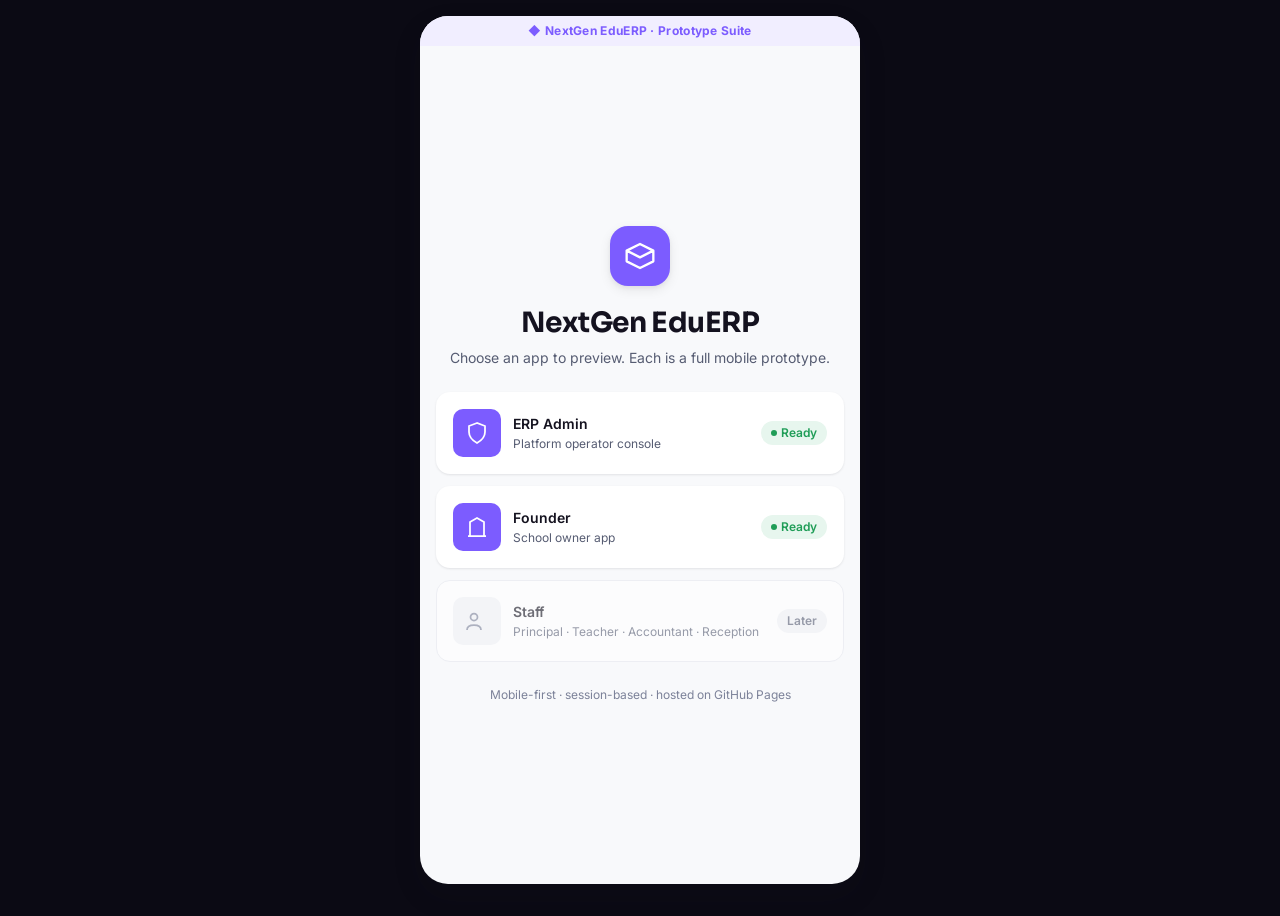
<file: index.html>
<!DOCTYPE html>
<html lang="en" data-theme="violet" data-mode="light">
<head>
<meta charset="UTF-8">
<meta name="viewport" content="width=device-width,initial-scale=1,maximum-scale=1,user-scalable=no,viewport-fit=cover">
<title>NextGen EduERP · Prototypes</title>
<link rel="preconnect" href="https://fonts.googleapis.com">
<link href="https://fonts.googleapis.com/css2?family=Inter:wght@400;500;600;700&family=Sora:wght@600;700&display=swap" rel="stylesheet">
<link rel="stylesheet" href="shared/tokens.css">
<link rel="stylesheet" href="shared/styles.css">
</head>
<body>
<div class="viewport">
  <div class="proto-banner">◆ NextGen EduERP · Prototype Suite</div>
  <div class="content" style="display:flex;flex-direction:column;justify-content:center">
    <div class="login-brand" style="margin:0 auto var(--sp-5)">
      <svg viewBox="0 0 24 24" fill="none" stroke="currentColor" stroke-width="1.75" stroke-linecap="round" stroke-linejoin="round" style="width:32px;height:32px;color:#fff"><path d="M12 3 2 8l10 5 10-5-10-5zM2 8v8l10 5 10-5V8"/></svg>
    </div>
    <h1 class="t-display text-center mb-2">NextGen EduERP</h1>
    <p class="text-secondary text-center mb-6">Choose an app to preview. Each is a full mobile prototype.</p>

    <a href="admin/index.html" class="card card-interactive card-raised mb-3 flex gap-3 items-center" style="text-decoration:none;color:inherit">
      <div class="avatar avatar-sq" style="width:48px;height:48px;background:var(--brand)">
        <svg viewBox="0 0 24 24" fill="none" stroke="#fff" stroke-width="1.75" style="width:24px;height:24px"><path d="M12 2 4 5v6c0 5 3.5 8.5 8 11 4.5-2.5 8-6 8-11V5z"/></svg>
      </div>
      <div class="flex-1"><div class="row-title">ERP Admin</div><div class="row-sub">Platform operator console</div></div>
      <span class="chip chip-success"><span class="chip-dot"></span>Ready</span>
    </a>

    <a href="founder/index.html" class="card card-interactive card-raised mb-3 flex gap-3 items-center" style="text-decoration:none;color:inherit">
      <div class="avatar avatar-sq" style="width:48px;height:48px;background:var(--brand)">
        <svg viewBox="0 0 24 24" fill="none" stroke="#fff" stroke-width="1.75" style="width:24px;height:24px"><path d="M3 21h18M5 21V7l7-4 7 4v14M9 9h.01M15 9h.01M9 13h.01"/></svg>
      </div>
      <div class="flex-1"><div class="row-title">Founder</div><div class="row-sub">School owner app</div></div>
      <span class="chip chip-success"><span class="chip-dot"></span>Ready</span>
    </a>

    <div class="card flex gap-3 items-center" style="opacity:.6">
      <div class="avatar avatar-sq" style="width:48px;height:48px;background:var(--surface-sunken);color:var(--text-tertiary)">
        <svg viewBox="0 0 24 24" fill="none" stroke="currentColor" stroke-width="1.75" style="width:24px;height:24px"><circle cx="9" cy="8" r="3.5"/><path d="M2 21c0-3.5 3-5 7-5s7 1.5 7 5"/></svg>
      </div>
      <div class="flex-1"><div class="row-title">Staff</div><div class="row-sub">Principal · Teacher · Accountant · Reception</div></div>
      <span class="chip chip-neutral">Later</span>
    </div>

    <p class="t-caption text-center mt-6">Mobile-first · session-based · hosted on GitHub Pages</p>
  </div>
</div>
</body>
</html>
</file>
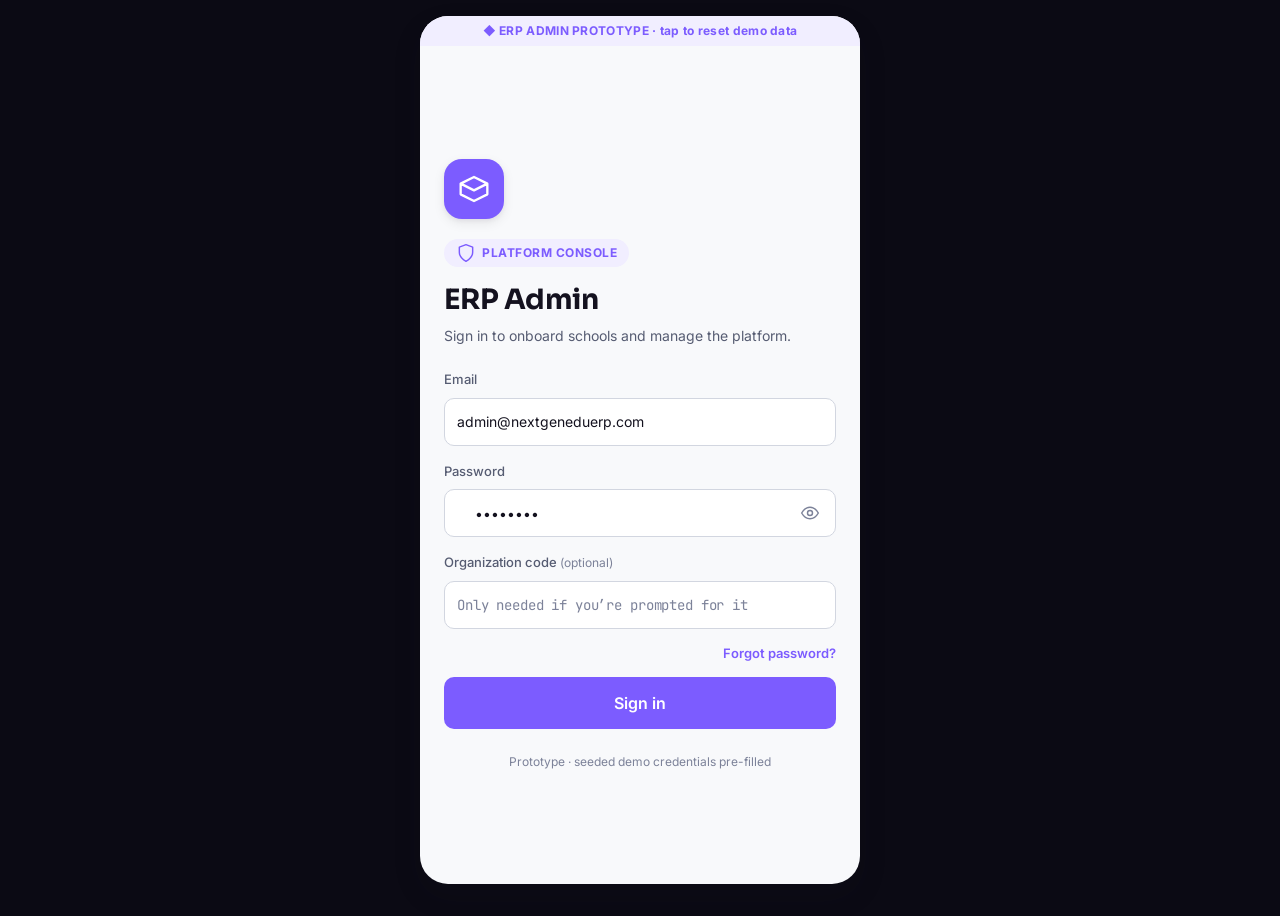
<file: admin/index.html>
<!DOCTYPE html>
<html lang="en" data-theme="violet" data-mode="light">
<head>
<meta charset="UTF-8">
<meta name="viewport" content="width=device-width,initial-scale=1,maximum-scale=1,user-scalable=no,viewport-fit=cover">
<title>EduERP · ERP Admin</title>
<link rel="preconnect" href="https://fonts.googleapis.com">
<link href="https://fonts.googleapis.com/css2?family=Inter:wght@400;500;600;700&family=Sora:wght@600;700&family=JetBrains+Mono:wght@400;500&display=swap" rel="stylesheet">
<link rel="stylesheet" href="../shared/tokens.css">
<link rel="stylesheet" href="../shared/styles.css">
</head>
<body>
<div class="viewport">
  <div class="proto-banner" onclick="App.resetPrompt()">◆ ERP ADMIN PROTOTYPE · tap to reset demo data</div>
  <div id="app"></div>
</div>

<script src="../shared/data.js"></script>
<script src="../shared/auth.js"></script>
<script src="../shared/utils.js"></script>
<script src="../shared/auth-screens.js"></script>
<script>
/* ============================================================================
   ERP ADMIN — Single Page Application
   Screens: Login · Dashboard · Organizations (list/detail) · Onboard wizard ·
   Reports · Profile.  Every screen has real logic and real states.
   ============================================================================ */
const App = {
  route:'dashboard',
  ctx:{},
  systemDark:window.matchMedia('(prefers-color-scheme:dark)').matches,
  // simulate a network fetch so Loading states are real (prototype realism)
  loadingMs:600,

  init(){
    const s=DB.getSettings();
    this.applyTheme(s.theme||'violet', s.mode||'system');
    window.matchMedia('(prefers-color-scheme:dark)').addEventListener('change',e=>{this.systemDark=e.matches;const st=DB.getSettings();if((st.mode||'system')==='system')this.applyTheme(st.theme,'system');});
    if(Auth.isAdmin()) this.render(); else this.renderLogin();
  },

  applyTheme(theme,mode){
    document.documentElement.dataset.theme=theme;
    const m = mode==='system' ? (this.systemDark?'dark':'light') : mode;
    document.documentElement.dataset.mode=m;
  },

  /* ========================================================================
     LOGIN
     ======================================================================== */
  renderLogin(){
    AuthScreens.Login(document.getElementById('app'),{
      app:'admin', title:'ERP Admin', subtitle:'Sign in to onboard schools and manage the platform.',
      badge:'Platform Console', badgeIcon:'shield', orgCodeRequired:false,
      demoIdentifier:'admin@nextgeneduerp.com', demoPassword:'demo1234',
      onSuccess:(user)=>{ this.route='dashboard'; this.render(); UI.toast('Welcome back, '+user.name.split(' ')[0]); }
    });
  },
  logout(){ Auth.logout(); this.renderLogin(); },

  /* ========================================================================
     SHELL (brand header + content + bottom tabs)
     ======================================================================== */
  render(){
    document.getElementById('app').innerHTML=this.Shell();
    this.mountScreen();
  },
  Shell(){
    const tabs=[
      {k:'dashboard',ic:'home',label:'Home'},
      {k:'organizations',ic:'building',label:'Schools'},
      {k:'reports',ic:'chart',label:'Reports'},
      {k:'settings',ic:'settings',label:'Settings'},
    ];
    const s=Auth.getSession();
    const isWizard = this.route==='onboard';
    return `
      ${this.AppBar()}
      <div class="content fade-in" id="screen"></div>
      ${['dashboard','organizations'].includes(this.route)?`<button class="fab" onclick="App.go('onboard')" aria-label="Onboard school">${icon('plus')}</button>`:''}
      ${isWizard?'':`<div class="tabbar">
        ${tabs.map(t=>`<button class="tab ${this.route===t.k?'active':''}" onclick="App.go('${t.k}')">${icon(t.ic)}<span>${t.label}</span></button>`).join('')}
      </div>`}`;
  },
  AppBar(){
    // sub-pages (detail, onboard) show a back button + contextual title
    const sub={organization:'Organization',onboard:'Onboard school'};
    if(this.ctx.sub){
      return `<div class="appbar sub">
        <button class="appbar-btn" onclick="App.back()" aria-label="Back">${icon('chevronL')}</button>
        <div class="appbar-id"><div class="appbar-title">${this.ctx.title||''}</div>${this.ctx.subtitle?`<div class="appbar-sub">${this.ctx.subtitle}</div>`:''}</div>
      </div>`;
    }
    const s=Auth.getSession();
    const titles={dashboard:'ERP Admin',organizations:'Organizations',reports:'Reports',settings:'Settings'};
    return `<div class="appbar">
      <div class="appbar-logo">${icon('logo')}</div>
      <div class="appbar-id">
        <div class="appbar-title">${titles[this.route]||'ERP Admin'}</div>
        <div class="appbar-sub">${icon('shield')} Platform Console</div>
      </div>
      <button class="appbar-btn" onclick="App.notImplemented('Notifications')" aria-label="Alerts">${icon('bell')}<span class="appbar-dot"></span></button>
      <div class="appbar-avatar" style="background:${avatarColor(s&&s.name?s.name:'Admin')}" onclick="App.go('settings')">${s&&s.avatar?s.avatar:initials(s&&s.name?s.name:'A')}</div>
    </div>`;
  },

  /* navigation */
  go(route,ctx={}){ this.route=route; this.ctx=ctx; this.render(); },
  back(){ this.ctx={}; this.route=this._backTo||'dashboard'; this.render(); },
  mountScreen(){
    const el=document.getElementById('screen');
    switch(this.route){
      case 'dashboard': return this.Dashboard(el);
      case 'organizations': return this.Organizations(el);
      case 'organization': return this.OrgDetail(el);
      case 'onboard': return this.Onboard(el);
      case 'reports': return this.Reports(el);
      case 'settings': return this.Settings(el);
    }
  },

  /* fake async load to exercise real Loading states */
  withLoading(el,skeleton,build){
    el.innerHTML=skeleton;
    setTimeout(()=>{ el.innerHTML=build(); },this.loadingMs);
  },

  /* ========================================================================
     DASHBOARD  (Loading → Empty | Content)
     ======================================================================== */
  Dashboard(el){
    const sk=`
      <div class="grid-2 mb-3">${'<div class="kpi"><div class="sk sk-line" style="width:50%"></div><div class="sk" style="height:26px;width:40%;margin:8px 0"></div></div>'.repeat(4)}</div>
      <div class="card"><div class="sk" style="height:128px"></div></div>`;
    this.withLoading(el,sk,()=>{
      const sum=DB.organizationsSummary();
      if(sum.total_organizations===0){
        return `<div class="state">
          <div class="state-ill">${icon('building2')}</div>
          <div class="state-title">No schools yet</div>
          <div class="state-msg">Onboard your first school to bring the platform to life. Metrics, trends, and reports appear here as schools join.</div>
          <button class="btn btn-primary btn-lg mt-2" onclick="App.go('onboard')">${icon('plus')} Onboard a school</button>
        </div>`;
      }
      const p=sum.active_subscriptions_by_plan;
      const activeTotal=p.BASIC+p.PRO+p.ENTERPRISE;
      const trend=sum.onboarding_trend; const max=Math.max(1,...trend.map(t=>t.count));
      const recent=DB.orgs().slice(-4).reverse();
      return `
        <div class="grid-2 mb-3">
          ${this.kpiCard('building2','Total schools',sum.total_organizations,'brand',activeTotal+' with active subscription')}
          ${this.kpiCard('shield','Basic',p.BASIC,'neutral','')}
        </div>
        <div class="grid-2 mb-4">
          ${this.kpiCard('sparkle','Pro',p.PRO,'success','')}
          ${this.kpiCard('star','Enterprise',p.ENTERPRISE,'info','')}
        </div>

        <div class="card card-raised mb-4">
          <div class="flex between items-center mb-4"><div class="sec-title">Onboarding trend</div><span class="t-caption">Last 6 months</span></div>
          ${trend.every(t=>t.count===0)
            ? `<div class="text-center" style="padding:24px;color:var(--text-tertiary)"><div class="mb-2">${icon('chart')}</div><div class="t-caption">Schools onboarded this month will appear here</div></div>`
            : `<div class="chart-bars">${trend.map(t=>`<div class="bar-col"><div class="bar-val">${t.count||''}</div><div class="bar" style="height:${(t.count/max)*100}%"></div><div class="bar-label">${t.label}</div></div>`).join('')}</div>`}
        </div>

        <div class="sec-head"><div class="sec-title">Recent schools</div><button class="sec-link" onclick="App.go('organizations')">View all</button></div>
        <div class="card card-pad-0 mb-4"><div class="list">${recent.map(o=>this.orgRow(o)).join('')}</div></div>

        <div class="dashed-card">${icon('sparkle')} <span class="t-label" style="color:var(--text-tertiary)">AI platform insights arrive with Enterprise tier</span></div>
      `;
    });
  },
  kpiCard(ic,label,value,tone,sub){
    const toneMap={brand:'var(--brand-subtle);color:var(--brand)',info:'var(--info-subtle);color:var(--info)',success:'var(--success-subtle);color:var(--success)',neutral:'var(--surface-sunken);color:var(--text-secondary)'};
    return `<div class="kpi">
      <div class="kpi-icon" style="background:${toneMap[tone]}">${icon(ic)}</div>
      <div class="kpi-label">${label}</div>
      <div class="kpi-value">${value}</div>
      ${sub?`<div class="kpi-sub">${sub}</div>`:''}
    </div>`;
  },
  planChip(plan){
    const p=(plan||'').toUpperCase();
    return p==='ENTERPRISE'?'chip-info':p==='PRO'?'chip-success':'chip-neutral';
  },
  planLabel(plan){ const p=(plan||'').toUpperCase(); return p==='ENTERPRISE'?'Enterprise':p==='PRO'?'Pro':'Basic'; },
  orgRow(o){
    return `<div class="row" onclick="App.openOrg('${o.id}')">
      <div class="avatar avatar-sq" style="background:${avatarColor(o.name)}">${initials(o.name)}</div>
      <div class="row-main">
        <div class="row-title">${o.name}</div>
        <div class="row-sub">${o.city} · <span class="t-code">${o.code}</span></div>
      </div>
      <div class="row-trail">
        <span class="chip ${this.planChip(o.plan)}">${this.planLabel(o.plan)}</span>
        ${o.status!=='active'?'<span class="chip chip-danger" style="margin-top:2px">Inactive</span>':''}
      </div>
      <span class="row-chev">${icon('chevronR')}</span>
    </div>`;
  },
  /* reusable error state — call when a network/data error occurs on any screen */
  errorState(msg,retryFn){
    return `<div class="state">
      <div class="state-ill err">${icon('alert')}</div>
      <div class="state-title">Something went wrong</div>
      <div class="state-msg">${msg||'We couldn\u2019t load this data. Check your connection and try again.'}</div>
      <button class="btn btn-secondary btn-lg mt-2" onclick="${retryFn||'location.reload()'}">Try again</button>
    </div>`;
  },

  /* ========================================================================
     ORGANIZATIONS  (Loading → Empty | Content, search + filter)
     ======================================================================== */
  Organizations(el){
    this._backTo='dashboard';
    this._orgFilter=this._orgFilter||'all';
    this._orgSearch=this._orgSearch||'';
    const sk=`<div class="sk" style="height:48px;margin-bottom:16px"></div><div class="filter-row">${'<div class="sk sk-line" style="width:64px;height:32px;border-radius:99px"></div>'.repeat(4)}</div>${'<div class="sk-row"><div class="sk sk-circle"></div><div style="flex:1"><div class="sk sk-line" style="width:60%"></div><div class="sk sk-line" style="width:40%"></div></div></div>'.repeat(5)}`;
    this.withLoading(el,sk,()=>this.orgsMarkup());
  },
  orgsMarkup(){
    const all=DB.orgs();
    if(all.length===0){
      return `<div class="state">
        <div class="state-ill">${icon('building2')}</div>
        <div class="state-title">No schools onboarded</div>
        <div class="state-msg">Tap the + button to onboard your first school. It becomes active immediately and its founder can log in.</div>
        <button class="btn btn-primary btn-lg mt-2" onclick="App.go('onboard')">${icon('plus')} Onboard a school</button>
      </div>`;
    }
    // Matches GET /platform/organizations?search=&plan=&status= params exactly
    const f=this._orgFilter||'all'; const q=(this._orgSearch||'').toLowerCase();
    let list=all.filter(o=>{
      const mf = f==='all'
        || (f==='active' && o.status==='active')
        || (f==='inactive' && o.status==='inactive')
        || (o.plan.toUpperCase()===f.toUpperCase());
      const mq = !q || o.name.toLowerCase().includes(q)
        || (o.city||'').toLowerCase().includes(q)
        || (o.code||'').toLowerCase().includes(q);
      return mf&&mq;
    });
    // Mirrors PlatformOrganizationListMeta fields: total, active_subscriptions
    const meta={total:all.length, active_subscriptions:all.filter(x=>x.status==='active').length};
    const filters=[['all','All '+all.length],['active','Active'],['BASIC','Basic'],['PRO','Pro'],['ENTERPRISE','Enterprise'],['inactive','Inactive']];
    const hasFilter=f!=='all'||q;
    return `
      <div class="input-affix mb-3">
        <span style="position:absolute;left:14px;color:var(--text-tertiary);display:grid">${icon('search')}</span>
        <input class="input" style="padding-left:42px" placeholder="Search schools, city, code…"
          value="${this._orgSearch||''}"
          oninput="App._searchOrgsDebounced(this.value)"
          id="org-search">
      </div>
      <div class="filter-row mb-1">
        ${filters.map(([k,l])=>`<button class="filter-chip ${f===k?'active':''}" onclick="App.filterOrgs('${k}')">${l}</button>`).join('')}
      </div>
      <div class="flex between items-center mb-3">
        <span class="t-caption">${list.length} of ${meta.total} schools · ${meta.active_subscriptions} active</span>
        ${hasFilter?`<button class="sec-link" style="background:none;border:none;cursor:pointer" onclick="App.clearOrgFilters()">Clear filters</button>`:''}
      </div>
      ${list.length===0
        ? `<div class="state" style="min-height:40vh">
            <div class="state-ill">${icon('search')}</div>
            <div class="state-title">No matches</div>
            <div class="state-msg">No schools match "${this._orgSearch||f}". Try a different search term or clear the filter.</div>
            <button class="btn btn-secondary mt-2" onclick="App.clearOrgFilters()">Clear filters</button>
          </div>`
        : `<div class="card card-pad-0""><div class="list">${list.map(o=>this.orgRow(o)).join('')}</div></div>`}
    `;
  },
  _searchOrgsDebounced(v){
    clearTimeout(this._orgSearchTimer);
    this._orgSearchTimer=setTimeout(()=>{
      this._orgSearch=v;
      const el=document.getElementById('screen'); const scroll=el.scrollTop;
      el.innerHTML=this.orgsMarkup(); el.scrollTop=scroll;
      const inp=document.getElementById('org-search');
      if(inp){inp.focus();inp.setSelectionRange(v.length,v.length);}
    },250);
  },
  searchOrgs(v){ this._orgSearch=v; const el=document.getElementById('screen'); const scroll=el.scrollTop; el.innerHTML=this.orgsMarkup(); el.scrollTop=scroll; const inp=el.querySelector('input'); if(inp){inp.focus();inp.setSelectionRange(v.length,v.length);} },
  filterOrgs(k){ this._orgFilter=k; document.getElementById('screen').innerHTML=this.orgsMarkup(); },
  clearOrgFilters(){ this._orgFilter='all'; this._orgSearch=''; document.getElementById('screen').innerHTML=this.orgsMarkup(); },

  /* ========================================================================
     ORG DETAIL  (Overview + Subscription, plan change)
     ======================================================================== */
  openOrg(id){ this.go('organization',{sub:true,id,title:'',tab:'overview'}); this._backFrom=this.route; },
  OrgDetail(el){
    const o=DB.getById(DB.COLS.ORGS,this.ctx.id);
    if(!o){ el.innerHTML=`<div class="state"><div class="state-ill err">${icon('alert')}</div><div class="state-title">Not found</div><div class="state-msg">This school no longer exists.</div><button class="btn btn-secondary mt-2" onclick="App.go('organizations')">Back to schools</button></div>`; return; }
    // set header title dynamically
    this.ctx.title=o.name; this.ctx.subtitle=`<span class="t-code">${o.code}</span> · ${o.city}`;
    document.querySelector('.appbar')?.remove();
    document.getElementById('app').insertAdjacentHTML('afterbegin',this.AppBar());
    const tab=this.ctx.tab||'overview';
    const chipCls=o.plan==='Enterprise'?'chip-info':o.plan==='Pro'?'chip-success':'chip-neutral';
    el.innerHTML=`
      <div class="card card-raised mb-4">
        <div class="flex gap-3 items-center">
          <div class="avatar avatar-sq" style="width:56px;height:56px;font-size:16px;background:${avatarColor(o.name)}">${initials(o.name)}</div>
          <div class="flex-1">
            <div class="t-h2" style="line-height:1.2">${o.name}</div>
            <div class="row-sub mt-1">${icon('mapPin')} ${o.city}</div>
          </div>
        </div>
        <div class="flex gap-2 mt-4">
          <span class="chip ${chipCls}">${o.plan}</span>
          <span class="chip ${o.status==='active'?'chip-success':'chip-danger'}"><span class="chip-dot"></span>${o.status==='active'?'Active':'Inactive'}</span>
        </div>
      </div>
      <div class="tabs mb-4">
        <button class="${tab==='overview'?'active':''}" onclick="App.orgTab('overview')">Overview</button>
        <button class="${tab==='subscription'?'active':''}" onclick="App.orgTab('subscription')">Subscription</button>
      </div>
      <div id="orgTab"></div>`;
    this.renderOrgTab(o,tab);
  },
  orgTab(t){ this.ctx.tab=t; const o=DB.getById(DB.COLS.ORGS,this.ctx.id);
    document.querySelectorAll('.tabs button').forEach((b,i)=>b.classList.toggle('active',(i===0&&t==='overview')||(i===1&&t==='subscription')));
    this.renderOrgTab(o,t);
  },
  renderOrgTab(o,t){
    const box=document.getElementById('orgTab');
    if(t==='overview'){
      // Mirrors PlatformOrganizationDetailOut: display_name, legal_name, org_code,
      // is_active, onboarded_at, student_count, staff_count, branch_count, branches[]
      const branches=o.branches||[{branch_code:o.code||'BR-01',branch_name:o.branch||'Main Campus',is_active:true}];
      box.innerHTML=`
        <div class="card mb-4"><div class="dl">
          <div class="dl-row"><span class="dl-key">Display name</span><span class="dl-val">${o.name}</span></div>
          <div class="dl-row"><span class="dl-key">Legal name</span><span class="dl-val">${o.legal_name||o.name}</span></div>
          <div class="dl-row"><span class="dl-key">Org code</span><span class="dl-val t-code">${o.code}</span></div>
          <div class="dl-row"><span class="dl-key">City</span><span class="dl-val">${o.city||'—'}</span></div>
          <div class="dl-row"><span class="dl-key">Academic year</span><span class="dl-val">${o.academicYear||'—'}</span></div>
          <div class="dl-row"><span class="dl-key">Onboarded</span><span class="dl-val">${fmt.date(o.onboardedAt)}</span></div>
        </div></div>

        <div class="sec-head"><div class="sec-title">Scale</div></div>
        <div class="grid-2 mb-4">
          <div class="kpi">${icon('users')}<div class="kpi-label">Students</div><div class="kpi-value">${fmt.num(o.students||0)}</div></div>
          <div class="kpi">${icon('briefcase')}<div class="kpi-label">Staff</div><div class="kpi-value">${o.staff_count||0}</div></div>
        </div>
        <div class="grid-2 mb-4">
          <div class="kpi">${icon('building2')}<div class="kpi-label">Branches</div><div class="kpi-value">${o.branch_count||branches.length}</div></div>
          <div class="kpi">${icon('shield')}<div class="kpi-label">Plan</div><div class="kpi-value" style="font-size:16px">${this.planLabel(o.plan)}</div></div>
        </div>

        <div class="sec-head"><div class="sec-title">Branches</div></div>
        <div class="card card-pad-0 mb-4"><div class="list">
          ${branches.map(b=>`<div class="row" style="cursor:default">
            <div class="avatar avatar-sq" style="background:var(--brand-subtle);color:var(--brand)">${icon('building2')}</div>
            <div class="row-main"><div class="row-title">${b.branch_name||b.name||'Branch'}</div><div class="row-sub t-code">${b.branch_code||b.code||'—'}</div></div>
            <span class="chip ${b.is_active!==false?'chip-success':'chip-neutral'}">${b.is_active!==false?'Active':'Inactive'}</span>
          </div>`).join('')}
        </div></div>

        <button class="btn ${o.status==='active'?'btn-danger-soft':'btn-primary'} btn-full" onclick="App.toggleOrgStatus('${o.id}')">
          ${icon(o.status==='active'?'ban':'power')} ${o.status==='active'?'Deactivate school':'Reactivate school'}
        </button>`;
    } else {
      const founder=DB.getBy(DB.COLS.FOUNDERS,'orgId',o.id)[0];
      const changes=DB.getBy(DB.COLS.PLANS,'orgId',o.id).reverse();
      box.innerHTML=`
        <div class="card mb-4">
          <div class="flex between items-center mb-3"><div class="t-h3">Current plan</div><span class="chip ${this.planChip(o.plan)}">${this.planLabel(o.plan)}</span></div>
          <p class="t-caption mb-4">${this.planBlurb(o.plan)}</p>
          <button class="btn btn-primary btn-full" onclick="App.openPlanSheet('${o.id}')">${icon('trend')} Change plan</button>
        </div>
        ${founder?`<div class="sec-head"><div class="sec-title">Founder login</div></div>
        <div class="card card-pad-0 mb-4"><div class="row" style="border:none">
          <div class="avatar" style="background:${avatarColor(founder.name)}">${initials(founder.name)}</div>
          <div class="row-main"><div class="row-title">${founder.name}</div><div class="row-sub">${founder.email}</div></div>
          <span class="chip chip-success"><span class="chip-dot"></span>Active</span>
        </div></div>`:''}
        ${changes.length?`<div class="sec-head"><div class="sec-title">Plan history</div></div>
        <div class="card card-pad-0"><div class="list">${changes.map(c=>`<div class="row" style="cursor:default">
          <div class="avatar avatar-sq" style="background:var(--surface-sunken);color:var(--text-secondary)">${icon('trend')}</div>
          <div class="row-main"><div class="row-title">${this.planLabel(c.from)} → ${this.planLabel(c.to)}</div><div class="row-sub">${c.reason||'No note'} · ${fmt.ago(c.createdAt)}</div></div>
        </div>`).join('')}</div></div>`:''}
      `;
    }
  },
  planBlurb(p){ const pu=(p||'').toUpperCase(); return pu==='ENTERPRISE'?'Everything in Pro + true white-label branding.':pu==='PRO'?'Everything in Basic + the Parent app.':'3 apps: ERP Admin, Founder, Staff. Core operations.'; },
  toggleOrgStatus(id){
    const o=DB.getById(DB.COLS.ORGS,id);
    const isActive=o.status==='active';
    if(isActive){
      // deactivate: collect a reason (important operational context)
      const {close}=UI.sheet(`
        <div class="sheet-title">Deactivate school?</div>
        <p class="text-secondary mb-4" style="margin-top:-8px"><b>${o.name}</b> will immediately lose access to all apps. Their data is preserved and the school can be reactivated at any time.</p>
        <div class="field"><label class="field-label">Reason <span class="req">*</span></label>
          <select class="select" id="deact-reason">
            <option value="">Select a reason</option>
            <option>Non-payment — subscription lapsed</option>
            <option>School requested suspension</option>
            <option>Policy violation</option>
            <option>Duplicate account</option>
            <option>Other</option>
          </select>
        </div>
        <div id="deact-err"></div>
        <button class="btn btn-danger-soft btn-full btn-lg mt-2" onclick="App._confirmDeactivate('${id}')">
          ${icon('ban')} Deactivate
        </button>
        <button class="btn btn-secondary btn-full mt-3" onclick="App._deactClose()">Cancel</button>
      `);
      this._deactClose=close;
    }else{
      UI.confirm({
        title:'Reactivate school?',
        message:`${o.name} will immediately regain access to all apps under their current plan.`,
        confirmText:'Reactivate'
      }).then(ok=>{
        if(!ok)return;
        DB.update(DB.COLS.ORGS,id,{status:'active'});
        UI.toast(o.name+' reactivated');
        this.OrgDetail(document.getElementById('screen'));
      });
    }
  },
  _confirmDeactivate(id){
    const reason=document.getElementById('deact-reason').value;
    if(!reason){ document.getElementById('deact-err').innerHTML=`<div class="field-error mb-2">${icon('alert')} Select a reason.</div>`; return; }
    DB.update(DB.COLS.ORGS,id,{status:'inactive',deactivatedAt:new Date().toISOString(),deactivationReason:reason});
    this._deactClose&&this._deactClose();
    const o=DB.getById(DB.COLS.ORGS,id);
    UI.toast(o.name+' deactivated · '+reason);
    this.OrgDetail(document.getElementById('screen'));
  },
  openPlanSheet(id){
    const o=DB.getById(DB.COLS.ORGS,id);
    // plan codes match ChangeSubscriptionRequest{plan_code: string}
    const plans=[
      ['BASIC','Basic','3 apps · ERP Admin, Founder, Staff. Core operations.','chip-neutral'],
      ['PRO','Pro','Everything in Basic, plus the Parent app.','chip-success'],
      ['ENTERPRISE','Enterprise','Everything in Pro, plus true white-label branding.','chip-info'],
    ];
    const cur=o.plan.toUpperCase();
    const {close}=UI.sheet(`
      <div class="sheet-title">Change plan</div>
      <p class="text-secondary mb-4" style="margin-top:-8px">Changing the plan is immediate. The school's access tier updates as soon as you confirm.</p>
      ${plans.map(([code,label,desc,chip])=>`
        <button class="card card-interactive mb-3 flex between items-center" style="width:100%;text-align:left;${cur===code?'border-color:var(--brand)':''}" onclick="App._confirmPlanChange('${id}','${code}','${label}')">
          <div>
            <div class="flex items-center gap-2 mb-1"><div class="row-title">${label}</div><span class="chip ${chip}" style="font-size:11px">${label}</span></div>
            <div class="row-sub">${desc}</div>
          </div>
          ${cur===code?`<span class="chip chip-brand">Current</span>`:`<span class="row-chev">${icon('chevronR')}</span>`}
        </button>`).join('')}
    `);
    this._planSheetClose=close;
  },
  _confirmPlanChange(id,planCode,planLabel){
    const o=DB.getById(DB.COLS.ORGS,id);
    const curLabel=this.planLabel(o.plan);
    if(o.plan.toUpperCase()===planCode){ this._planSheetClose&&this._planSheetClose(); return; }
    // close the picker sheet first, then confirm
    this._planSheetClose&&this._planSheetClose();
    UI.confirm({
      title:`Switch to ${planLabel}?`,
      message:`${o.name} will move from ${curLabel} to ${planLabel} immediately. Downgrading may remove access to features currently in use.`,
      confirmText:`Confirm — switch to ${planLabel}`,
      danger:planCode==='BASIC'&&o.plan.toUpperCase()!=='BASIC' // downgrade is destructive
    }).then(ok=>{
      if(!ok)return;
      // mirrors PATCH /subscription body: {plan_code: planCode}
      DB.changePlan(id,planLabel,'Changed via platform console');
      UI.toast(`Plan changed → ${planLabel}`);
      this.OrgDetail(document.getElementById('screen'));
    });
  },
  applyPlan(id,plan){ this._confirmPlanChange(id,plan.toUpperCase(),plan); }, // legacy alias

  /* ========================================================================
     ONBOARD WIZARD  (4 steps, real validation, atomic create)
     ======================================================================== */
  Onboard(el){
    this._backTo='dashboard';
    this.ctx.sub=true; this.ctx.title='Onboard school';
    // init with smart defaults so the review step is never half-empty
    const yr=new Date().getFullYear();
    this.wiz={step:1,data:{plan:'Basic',branchName:'Main Campus',branchCode:'MAIN',
      sessionLabel:`${yr}-${String(yr+1).slice(2)}`,
      sessionStartDate:`${yr}-06-01`, sessionEndDate:`${yr+1}-04-30`}};
    document.querySelector('.appbar')?.remove();
    document.getElementById('app').insertAdjacentHTML('afterbegin',this.AppBar());
    this.renderWizard();
  },
  renderWizard(){
    const el=document.getElementById('screen'); const s=this.wiz.step;
    const steps=['School','Founder','Setup','Review'];
    const stepper=`<div class="stepper">${steps.map((_,i)=>{
      const n=i+1; const st=n<s?'done':n===s?'active':'';
      return `<div class="step-dot"><div class="step-num ${st}">${n<s?icon('check'):n}</div>${i<3?`<div class="step-line ${n<s?'done':''}"></div>`:''}</div>`;
    }).join('')}</div><div class="step-label">Step ${s} of 4 · ${steps[s-1]}</div>`;

    let body='';
    if(s===1){
      /* Mirrors OnboardOrganizationRequest: display_name, legal_name, org_code,
         primary_contact_email, country_code (defaulted), timezone (defaulted)    */
      const d=this.wiz.data;
      body=`
        <div class="field"><label class="field-label">School display name <span class="req">*</span></label>
          <input class="input" id="w-name" value="${d.schoolName||''}" placeholder="Sunrise Public School">
          <div class="field-hint">The name shown across all apps.</div></div>
        <div class="field"><label class="field-label">Legal / registered name <span class="req">*</span></label>
          <input class="input" id="w-legal" value="${d.legalName||''}" placeholder="Sunrise Public School Pvt. Ltd.">
          <div class="field-hint">The school's official registered name for documents.</div></div>
        <div class="field"><label class="field-label">Organization code <span class="req">*</span></label>
          <input class="input t-code" id="w-code" value="${d.orgCode||''}" placeholder="SPS-CHN" style="text-transform:uppercase" oninput="this.value=this.value.toUpperCase()">
          <div class="field-hint">Short unique code — staff and founders use this to identify their school.</div></div>
        <div class="field"><label class="field-label">Primary contact email <span class="req">*</span></label>
          <input class="input" id="w-email" type="email" value="${d.primaryContactEmail||''}" placeholder="info@sunrise.edu">
          <div class="field-hint">School's general contact email (not the founder's personal email).</div></div>
        <div class="field"><label class="field-label">City <span class="req">*</span></label>
          <input class="input" id="w-city" value="${d.city||''}" placeholder="Chennai"></div>
        <div class="field"><label class="field-label">Address</label>
          <textarea class="textarea" id="w-addr" placeholder="Optional">${d.address||''}</textarea></div>
      `;
    } else if(s===2){
      /* Mirrors OnboardOrganizationRequest: founder_full_name, founder_email, founder_password */
      const d=this.wiz.data;
      body=`
        <p class="text-secondary mb-4">This creates the school owner's login — they can sign in to the Founder app immediately.</p>
        <div class="field"><label class="field-label">Founder's full name <span class="req">*</span></label>
          <input class="input" id="w-fname" value="${d.founderName||''}" placeholder="Rajesh Kumar"></div>
        <div class="field"><label class="field-label">Founder's login email <span class="req">*</span></label>
          <input class="input" id="w-femail" type="email" value="${d.founderEmail||''}" placeholder="rajesh@sunrise.edu"></div>
        <div class="field"><label class="field-label">Temporary password <span class="req">*</span></label>
          <input class="input" id="w-fpass" type="text" value="${d.founderPassword||''}" placeholder="Min 6 characters">
          <div class="field-hint">The founder must change this on first login.</div></div>
      `;
    } else if(s===3){
      /* Mirrors OnboardOrganizationRequest: branch_name, branch_code,
         session_label, session_start_date, session_end_date, plan_code        */
      const d=this.wiz.data;
      body=`
        <div class="sec-head"><div class="sec-title">First branch</div></div>
        <div class="field"><label class="field-label">Branch name <span class="req">*</span></label>
          <input class="input" id="w-branch" value="${d.branchName||'Main Campus'}" placeholder="Main Campus"></div>
        <div class="field"><label class="field-label">Branch code <span class="req">*</span></label>
          <input class="input t-code" id="w-bcode" value="${d.branchCode||'MAIN'}" placeholder="MAIN" style="text-transform:uppercase" oninput="this.value=this.value.toUpperCase()">
          <div class="field-hint">Short code used in reports and data exports.</div></div>

        <div class="sec-head"><div class="sec-title">Academic session</div></div>
        <div class="field"><label class="field-label">Session label <span class="req">*</span></label>
          <input class="input" id="w-session" value="${d.sessionLabel||''}" placeholder="2026-27"></div>
        <div class="grid-2">
          <div class="field"><label class="field-label">Start date <span class="req">*</span></label>
            <input class="input" id="w-sdate" type="date" value="${d.sessionStartDate||''}"></div>
          <div class="field"><label class="field-label">End date <span class="req">*</span></label>
            <input class="input" id="w-edate" type="date" value="${d.sessionEndDate||''}"></div>
        </div>

        <div class="sec-head"><div class="sec-title">Subscription plan</div></div>
        <div class="field">
          <div class="segmented" id="w-plan">
            ${['Basic','Pro','Enterprise'].map(p=>`<button class="${(d.plan||'Basic')===p?'active':''}" onclick="App.wizPlan('${p}')">${p}</button>`).join('')}
          </div>
          <div class="field-hint" id="w-plan-hint">${this.planBlurb(d.plan||'Basic')}</div>
        </div>
      `;
    } else {
      /* Review — mirrors OnboardOrganizationOut fields for what will be created */
      const d=this.wiz.data;
      body=`
        <p class="text-secondary mb-4">Review everything before creating. This operation creates the school, founder login, branch, and academic session atomically — it cannot be undone.</p>
        <div class="sec-head"><div class="sec-title">School</div></div>
        <div class="card mb-4"><div class="dl">
          <div class="dl-row"><span class="dl-key">Display name</span><span class="dl-val">${d.schoolName||'—'}</span></div>
          <div class="dl-row"><span class="dl-key">Legal name</span><span class="dl-val">${d.legalName||'—'}</span></div>
          <div class="dl-row"><span class="dl-key">Org code</span><span class="dl-val t-code">${d.orgCode||'—'}</span></div>
          <div class="dl-row"><span class="dl-key">Contact email</span><span class="dl-val">${d.primaryContactEmail||'—'}</span></div>
          <div class="dl-row"><span class="dl-key">City</span><span class="dl-val">${d.city||'—'}</span></div>
        </div></div>
        <div class="sec-head"><div class="sec-title">Founder login</div></div>
        <div class="card mb-4"><div class="dl">
          <div class="dl-row"><span class="dl-key">Name</span><span class="dl-val">${d.founderName||'—'}</span></div>
          <div class="dl-row"><span class="dl-key">Email</span><span class="dl-val">${d.founderEmail||'—'}</span></div>
        </div></div>
        <div class="sec-head"><div class="sec-title">Setup</div></div>
        <div class="card mb-4"><div class="dl">
          <div class="dl-row"><span class="dl-key">Branch</span><span class="dl-val">${d.branchName||'—'} <span class="t-code">${d.branchCode||''}</span></span></div>
          <div class="dl-row"><span class="dl-key">Session</span><span class="dl-val">${d.sessionLabel||'—'}</span></div>
          <div class="dl-row"><span class="dl-key">Session dates</span><span class="dl-val">${d.sessionStartDate||'—'} → ${d.sessionEndDate||'—'}</span></div>
          <div class="dl-row"><span class="dl-key">Plan</span><span class="dl-val"><span class="chip ${this.planChip(d.plan)}">${this.planLabel(d.plan)}</span></span></div>
        </div></div>
      `;
    }
    const footer=`<div class="wiz-footer">
      ${s>1?`<button class="btn btn-secondary btn-full" onclick="App.wizBack()">Back</button>`:''}
      <button class="btn btn-primary btn-full" onclick="App.wizNext()">${s<4?'Continue':'Create school & login'}</button>
    </div>`;
    el.innerHTML=`<div class="wiz-flow"><div class="wiz-body">${stepper}<div class="fade-in">${body}</div></div>${footer}</div>`;
  },
  wizPlan(p){
    this.wiz.data.plan=p;
    document.querySelectorAll('#w-plan button').forEach(b=>b.classList.toggle('active',b.textContent===p));
    const hint=document.getElementById('w-plan-hint');
    if(hint) hint.textContent=this.planBlurb(p);
  },
  _saveStep(){
    const s=this.wiz.step, d=this.wiz.data, g=id=>{ const el=document.getElementById(id); return el?el.value.trim():''; };
    if(s===1){
      d.schoolName=g('w-name'); d.legalName=g('w-legal');
      d.orgCode=g('w-code').toUpperCase(); d.primaryContactEmail=g('w-email');
      d.city=g('w-city'); d.address=g('w-addr');
    }
    if(s===2){ d.founderName=g('w-fname'); d.founderEmail=g('w-femail'); d.founderPassword=g('w-fpass'); }
    if(s===3){
      d.branchName=g('w-branch'); d.branchCode=g('w-bcode').toUpperCase();
      d.sessionLabel=g('w-session'); d.sessionStartDate=g('w-sdate'); d.sessionEndDate=g('w-edate');
    }
  },
  _validateStep(){
    const s=this.wiz.step, d=this.wiz.data, errs=[];
    const emailRe=/^\S+@\S+\.\S+$/;
    if(s===1){
      if(!d.schoolName) errs.push('w-name');
      if(!d.legalName) errs.push('w-legal');
      if(!d.orgCode){ errs.push('w-code'); }
      else if(DB.orgs().some(o=>o.code===d.orgCode)){ this._wizErr='That organization code is already taken.'; errs.push('w-code'); }
      if(!d.primaryContactEmail || !emailRe.test(d.primaryContactEmail)){ errs.push('w-email'); if(d.primaryContactEmail) this._wizErr='Enter a valid contact email.'; }
      if(!d.city) errs.push('w-city');
    }
    if(s===2){
      if(!d.founderName) errs.push('w-fname');
      if(!d.founderEmail || !emailRe.test(d.founderEmail)){ errs.push('w-femail'); if(d.founderEmail) this._wizErr='Enter a valid founder email.'; }
      else if(DB.getAll(DB.COLS.FOUNDERS).some(f=>f.email.toLowerCase()===d.founderEmail.toLowerCase())){ this._wizErr='A founder with that email already exists.'; errs.push('w-femail'); }
      if(!d.founderPassword || d.founderPassword.length<6){ errs.push('w-fpass'); if(d.founderPassword) this._wizErr='Password must be at least 6 characters.'; }
    }
    if(s===3){
      if(!d.branchName) errs.push('w-branch');
      if(!d.branchCode) errs.push('w-bcode');
      if(!d.sessionLabel) errs.push('w-session');
      if(!d.sessionStartDate) errs.push('w-sdate');
      if(!d.sessionEndDate) errs.push('w-edate');
      if(d.sessionStartDate && d.sessionEndDate && d.sessionEndDate<=d.sessionStartDate){ this._wizErr='End date must be after start date.'; errs.push('w-edate'); }
    }
    return errs;
  },
  wizNext(){
    this._saveStep(); this._wizErr='';
    const errs=this._validateStep();
    if(errs.length){
      errs.forEach(id=>document.getElementById(id)?.classList.add('error'));
      UI.toast(this._wizErr||'Please complete the required fields.','error'); this._wizErr='';
      return;
    }
    if(this.wiz.step<4){ this.wiz.step++; this.renderWizard(); }
    else this.wizSubmit();
  },
  wizBack(){ this._saveStep(); if(this.wiz.step>1){ this.wiz.step--; this.renderWizard(); } },
  wizSubmit(){
    const btn=document.querySelector('#screen .btn-primary:last-child');
    if(btn){ btn.textContent='Creating…'; btn.disabled=true; }
    setTimeout(()=>{
      const d=this.wiz.data;
      const {org,founder}=DB.onboardSchool({
        schoolName:d.schoolName, legalName:d.legalName,
        orgCode:d.orgCode, primaryContactEmail:d.primaryContactEmail,
        city:d.city, address:d.address,
        founderName:d.founderName, founderEmail:d.founderEmail, founderPassword:d.founderPassword,
        branchName:d.branchName, branchCode:d.branchCode,
        sessionLabel:d.sessionLabel, sessionStartDate:d.sessionStartDate, sessionEndDate:d.sessionEndDate,
        academicYear:d.sessionLabel, plan:d.plan||'Basic'
      });
      document.getElementById('screen').innerHTML=`<div class="state fade-in">
        <div class="state-ill pos">${icon('checkCircle')}</div>
        <div class="state-title">${org.name} is live</div>
        <div class="state-msg">
          <b>${founder.name}</b> can now sign in to the Founder app with
          <span class="t-code">${founder.email}</span> and organization code
          <span class="t-code">${d.orgCode}</span>.
          Branch <b>${d.branchName}</b> and session <b>${d.sessionLabel}</b> are ready.
        </div>
        <div class="flex gap-3 mt-4" style="width:100%">
          <button class="btn btn-secondary btn-full" onclick="App.go('dashboard')">Done</button>
          <button class="btn btn-primary btn-full" onclick="App.openOrg('${org.id}')">View school</button>
        </div>
      </div>`;
      UI.toast('School onboarded successfully');
    },700);
  },

  /* ========================================================================
     REPORTS  (real reports only; form follows data)
     ======================================================================== */
  Reports(el){
    this._backTo='dashboard';
    const sk=`${'<div class="card mb-3"><div class="sk sk-line" style="width:50%"></div><div class="sk" style="height:80px;margin-top:12px"></div></div>'.repeat(3)}`;
    this.withLoading(el,sk,()=>{
      const c=DB.planCounts();
      if(c.total===0){
        return `<div class="state">
          <div class="state-ill">${icon('chart')}</div>
          <div class="state-title">No data to report yet</div>
          <div class="state-msg">Reports appear here once schools are onboarded. We only show reports backed by real data — never filler.</div>
          <button class="btn btn-primary btn-lg mt-2" onclick="App.go('onboard')">${icon('plus')} Onboard a school</button>
        </div>`;
      }
      // Report 1: plan distribution (donut) — composition → donut
      const seg=[['Basic',c.basic,'var(--viz-1)'],['Pro',c.pro,'var(--viz-2)'],['Enterprise',c.enterprise,'var(--viz-3)']].filter(x=>x[1]>0);
      let acc=0; const stops=seg.map(([l,v,col])=>{ const start=acc/c.total*360; acc+=v; const end=acc/c.total*360; return `${col} ${start}deg ${end}deg`; }).join(',');
      // Report 2: onboarding trend (bar) — trend → bars
      const trend=DB.onboardingTrend(); const max=Math.max(1,...trend.map(t=>t.count));
      // Report 3: active vs inactive (comparison)
      const inactive=c.total-c.active;
      return `
        <p class="t-caption mb-4">${icon('shield')} Platform reports · export-ready · real data only</p>

        <div class="card mb-4">
          <div class="flex between items-center mb-4"><div class="t-h3">Plan distribution</div><button class="btn btn-sm btn-secondary" onclick="App.notImplemented('Export')">Export</button></div>
          <div class="flex gap-4 items-center">
            <div class="donut" style="background:conic-gradient(${stops})"><div class="donut-center"><div><div class="t-data-lg">${c.total}</div><div class="t-caption">schools</div></div></div></div>
            <div class="donut-legend">${seg.map(([l,v,col])=>`<div class="legend-item"><span class="legend-dot" style="background:${col}"></span><span class="flex-1">${l}</span><span class="t-data" style="font-weight:700">${v}</span></div>`).join('')}</div>
          </div>
        </div>

        <div class="card mb-4">
          <div class="flex between items-center mb-4"><div class="t-h3">Onboarding trend</div><button class="btn btn-sm btn-secondary" onclick="App.notImplemented('Export')">Export</button></div>
          <div class="chart-bars">${trend.map(t=>`<div class="bar-col"><div class="bar-val">${t.count||''}</div><div class="bar" style="height:${(t.count/max)*100}%"></div><div class="bar-label">${t.label}</div></div>`).join('')}</div>
        </div>

        <div class="card">
          <div class="flex between items-center mb-4"><div class="t-h3">Active vs inactive</div><button class="btn btn-sm btn-secondary" onclick="App.notImplemented('Export')">Export</button></div>
          <div class="flex gap-3">
            <div class="flex-1 text-center" style="padding:16px;background:var(--success-subtle);border-radius:var(--r-md)"><div class="t-data-lg" style="color:var(--success)">${c.active}</div><div class="t-caption">Active</div></div>
            <div class="flex-1 text-center" style="padding:16px;background:${inactive?'var(--danger-subtle)':'var(--surface-sunken)'};border-radius:var(--r-md)"><div class="t-data-lg" style="color:${inactive?'var(--danger)':'var(--text-tertiary)'}">${inactive}</div><div class="t-caption">Inactive</div></div>
          </div>
        </div>
      `;
    });
  },

  /* ========================================================================
     SETTINGS  (profile · theme picker · sign out)
     ======================================================================== */
  Settings(el){
    const s=Auth.getSession(); const st=DB.getSettings();
    el.innerHTML=`
      <div class="card card-raised mb-4 flex gap-3 items-center">
        <div class="avatar" style="width:56px;height:56px;font-size:18px;background:${avatarColor(s.name)}">${s.avatar||initials(s.name)}</div>
        <div class="flex-1"><div class="t-h3">${s.name}</div><div class="row-sub">${s.role}</div></div>
      </div>

      <div class="sec-head"><div class="sec-title">My profile</div></div>
      <div class="card card-pad-0 mb-4"><div class="list">
        <div class="row" style="cursor:default"><div class="avatar avatar-sq" style="background:var(--info-subtle);color:var(--info)">${icon('mail')}</div><div class="row-main"><div class="row-title" style="font-weight:500">Email</div><div class="row-sub">${s.email}</div></div></div>
        <div class="row" style="cursor:default"><div class="avatar avatar-sq" style="background:var(--brand-subtle);color:var(--brand)">${icon('shield')}</div><div class="row-main"><div class="row-title" style="font-weight:500">Role</div><div class="row-sub">${s.role} · full platform access</div></div></div>
      </div></div>

      <div class="sec-head"><div class="sec-title">Appearance</div></div>
      <div class="card card-pad-0 mb-4"><div class="list">
        <div class="row" onclick="App.openThemeSheet()">
          <div class="avatar avatar-sq" style="background:var(--brand-subtle);color:var(--brand)">${icon('palette')}</div>
          <div class="row-main"><div class="row-title" style="font-weight:500">Theme</div><div class="row-sub">${this.themeName(st.theme)} · ${st.mode}</div></div>
          <span class="row-chev">${icon('chevronR')}</span>
        </div>
      </div></div>

      <button class="btn btn-secondary btn-full" onclick="App.confirmLogout()">${icon('logout')} Sign out</button>
      <p class="t-caption text-center mt-6">NextGen EduERP · ERP Admin · Prototype</p>
    `;
  },
  themes:[['violet','Violet','#7C5CFF','Default'],['indigo','Indigo','#4F46E5',''],['emerald','Emerald','#059669',''],['slate','Slate','#475569',''],['amber','Warm Amber','#D97706',''],['contrast','High Contrast','#1D4ED8','Accessibility']],
  themeName(k){ return (this.themes.find(t=>t[0]===k)||[])[1]||k; },
  openThemeSheet(){
    const st=DB.getSettings();
    const {el,close}=UI.sheet(`
      <div class="sheet-title">Appearance</div>
      <div class="segmented mb-4" id="modeSeg">
        ${[['light','Light'],['dark','Dark'],['system','Auto']].map(([k,l])=>`<button class="${st.mode===k?'active':''}" onclick="App.setMode('${k}')">${l}</button>`).join('')}
      </div>
      <div class="field-label mb-2">Theme</div>
      <div id="themeList">${this.themes.map(([k,name,col,tag])=>`
        <div class="row" style="border:none;padding:10px 4px" onclick="App.setTheme('${k}')">
          <div style="width:36px;height:36px;border-radius:50%;background:${col};border:2px solid var(--border-subtle);flex-shrink:0"></div>
          <div class="row-main"><div class="row-title" style="font-weight:600">${name}</div>${tag?`<div class="row-sub">${tag}</div>`:''}</div>
          ${st.theme===k?`<span style="color:var(--brand)">${icon('check')}</span>`:''}
        </div>`).join('')}</div>
      <button class="btn btn-secondary btn-full mt-4" onclick="App._themeClose()">Done</button>
    `);
    this._themeSheetEl=el; this._themeClose=close;
  },
  setTheme(k){ DB.updateSettings({theme:k}); this.applyTheme(k,DB.getSettings().mode); this._refreshThemeSheet(); },
  setMode(k){ DB.updateSettings({mode:k}); this.applyTheme(DB.getSettings().theme,k); this._refreshThemeSheet(); },
  _refreshThemeSheet(){
    const st=DB.getSettings();
    // update mode segment
    this._themeSheetEl.querySelectorAll('#modeSeg button').forEach(b=>b.classList.toggle('active',b.textContent.toLowerCase().startsWith(st.mode==='system'?'auto':st.mode)));
    // update theme checks
    const list=this._themeSheetEl.querySelector('#themeList');
    list.innerHTML=this.themes.map(([k,name,col,tag])=>`
      <div class="row" style="border:none;padding:10px 4px" onclick="App.setTheme('${k}')">
        <div style="width:36px;height:36px;border-radius:50%;background:${col};border:2px solid var(--border-subtle);flex-shrink:0"></div>
        <div class="row-main"><div class="row-title" style="font-weight:600">${name}</div>${tag?`<div class="row-sub">${tag}</div>`:''}</div>
        ${st.theme===k?`<span style="color:var(--brand)">${icon('check')}</span>`:''}
      </div>`).join('');
  },
  confirmLogout(){ UI.confirm({title:'Sign out?',message:'You will need to sign in again to access the console.',confirmText:'Sign out',danger:true}).then(ok=>{ if(ok)this.logout(); }); },

  /* ========================================================================
     MISC
     ======================================================================== */
  notImplemented(what){ UI.toast((what||'This')+' — demonstrated in a later stage','error'); },
  resetPrompt(){ UI.confirm({title:'Reset demo data?',message:'All onboarded schools will be cleared. Only the platform admin remains.',confirmText:'Reset',danger:true}).then(ok=>{ if(ok){ DB.reset(); this.route='dashboard'; this.ctx={}; this.render(); UI.toast('Demo data reset'); } }); },
};
App.init();
</script>
</body>
</html>
</file>
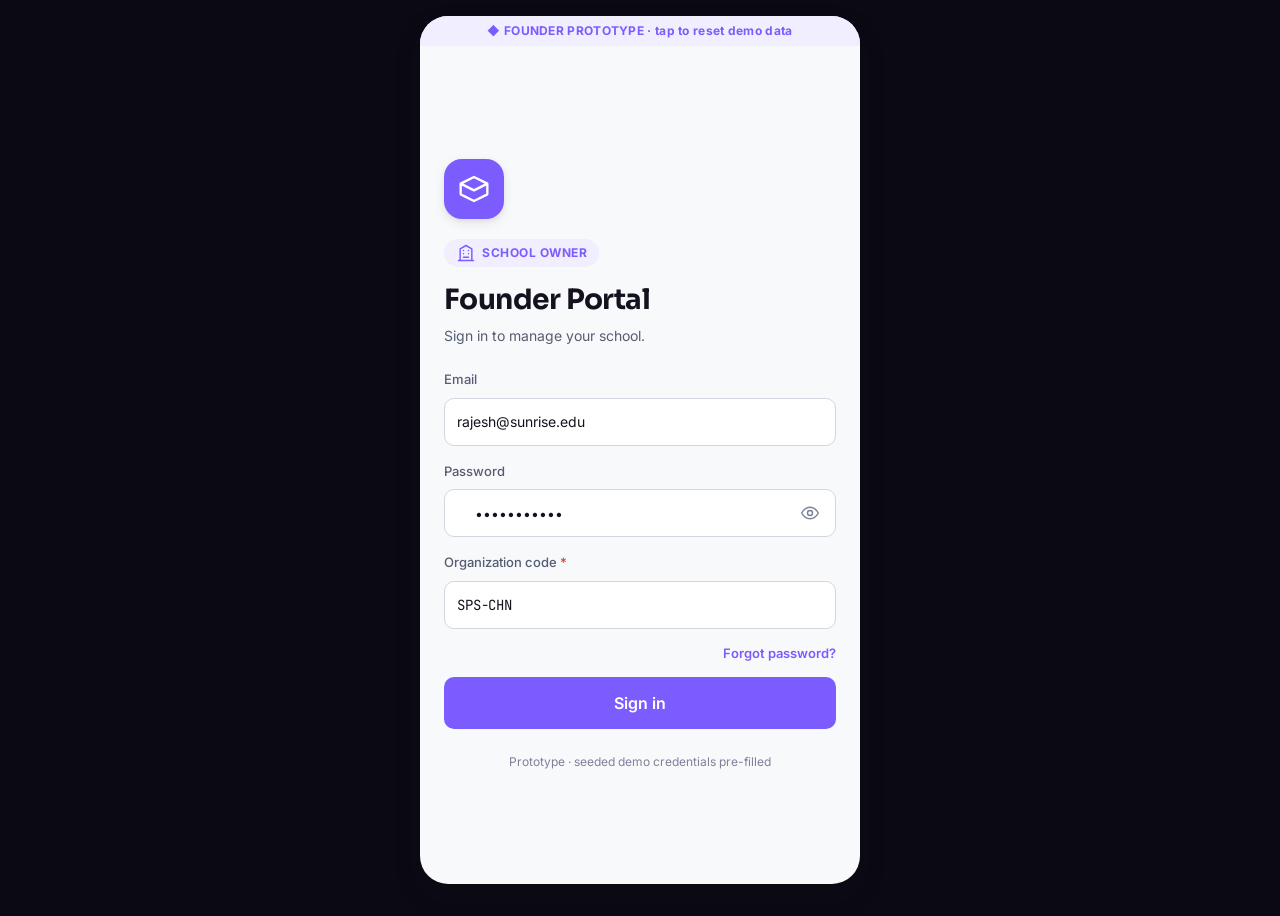
<file: founder/index.html>
<!DOCTYPE html>
<html lang="en" data-theme="violet" data-mode="light">
<head>
<meta charset="UTF-8">
<meta name="viewport" content="width=device-width,initial-scale=1,maximum-scale=1,user-scalable=no,viewport-fit=cover">
<title>EduERP · Founder</title>
<link rel="preconnect" href="https://fonts.googleapis.com">
<link href="https://fonts.googleapis.com/css2?family=Inter:wght@400;500;600;700&family=Sora:wght@600;700&family=JetBrains+Mono:wght@400;500&display=swap" rel="stylesheet">
<link rel="stylesheet" href="../shared/tokens.css">
<link rel="stylesheet" href="../shared/styles.css">
</head>
<body>
<div class="viewport">
  <div class="proto-banner" onclick="App.resetPrompt()">◆ FOUNDER PROTOTYPE · tap to reset demo data</div>
  <div id="app"></div>
</div>

<script src="../shared/data.js"></script>
<script src="../shared/auth.js"></script>
<script src="../shared/utils.js"></script>
<script src="../shared/auth-screens.js"></script>
<script src="../shared/founder-data.js"></script>
<script src="../shared/staff-data.js"></script>
<script>
/* FOUNDER APP — the BUY surface. "Show with reports, don't tell with text."
   Rich, visual, premium. Rajesh's 9pm health-check + the reports that sell. */
const App = {
  route:'dashboard', ctx:{},
  systemDark:window.matchMedia('(prefers-color-scheme:dark)').matches,
  loadingMs:600,
  F:FounderDB, S:StaffDB,

  init(){
    const s=this.F.settings();
    this.applyTheme(s.theme||'violet', s.mode||'system');
    window.matchMedia('(prefers-color-scheme:dark)').addEventListener('change',e=>{
      this.systemDark=e.matches;
      const st=this.F.settings();
      if((st.mode||'system')==='system') this.applyTheme(st.theme,'system');
    });
    if(!Auth.isLoggedIn()){ this.renderLogin(); } else { this.render(); }
  },
  renderLogin(){
    AuthScreens.Login(document.getElementById('app'),{
      app:'founder',
      title:'Founder Portal',
      subtitle:'Sign in to manage your school.',
      badge:'School Owner',
      badgeIcon:'building',
      orgCodeRequired:true,
      demoIdentifier:'rajesh@sunrise.edu',
      demoPassword:'Founder@123',
      demoOrgCode:'SPS-CHN',
      onSuccess:(user)=>{ this.render(); UI.toast('Welcome back, '+user.name.split(' ')[0]); }
    });
  },
  confirmLogout(){
    UI.confirm({title:'Sign out?',message:'You will need to sign in again.',confirmText:'Sign out',danger:true})
      .then(ok=>{ if(ok){ Auth.logout(); this.renderLogin(); } });
  },
  applyTheme(theme,mode){ document.documentElement.dataset.theme=theme; document.documentElement.dataset.mode= mode==='system'?(this.systemDark?'dark':'light'):mode; },

  /* ---------- shell ---------- */
  render(){ document.getElementById('app').innerHTML=this.Shell(); this.mountScreen(); },
  Shell(){
    const tabs=[
      {k:'dashboard',ic:'home',label:'Home'},
      {k:'students',ic:'users',label:'Students'},
      {k:'fees',ic:'wallet',label:'Fees'},
      {k:'reports',ic:'chart',label:'Reports'},
      {k:'more',ic:'settings',label:'More'},
    ];
    const isSub=this.ctx.sub;
    return `${this.AppBar()}
      <div class="content fade-in" id="screen"></div>
      ${isSub?'':`<div class="tabbar">${tabs.map(t=>`<button class="tab ${this.route===t.k?'active':''}" onclick="App.go('${t.k}')">${icon(t.ic)}<span>${t.label}</span></button>`).join('')}</div>`}`;
  },
  AppBar(){
    if(this.ctx.sub){
      return `<div class="appbar sub">
        <button class="appbar-btn" onclick="App.back()" aria-label="Back">${icon('chevronL')}</button>
        <div class="appbar-id"><div class="appbar-title">${this.ctx.title||''}</div>${this.ctx.subtitle?`<div class="appbar-sub">${this.ctx.subtitle}</div>`:''}</div>
        ${this.ctx.action||''}
      </div>`;
    }
    const s=Auth.getSession(); const set=this.F.settings();
    const titles={dashboard:this.greeting(),students:'Students',fees:'Fees',reports:'Reports',more:'More'};
    const branchLabel=this.F.branchName(this.F.activeBranch());
    const multiBranch=this.F.branches().length>1;
    // On the dashboard, the school/branch identity IS the dropdown (variant A).
    const isDash=this.route==='dashboard';
    const idBlock = isDash
      ? `<button class="appbar-id appbar-id-btn" onclick="App.openBranchSwitcher()" ${multiBranch?'':'disabled'}>
           <div class="appbar-title">${set.schoolName}</div>
           <div class="appbar-sub">${icon('building2')} ${branchLabel}${multiBranch?icon('chevronD'):''}</div>
         </button>`
      : `<div class="appbar-id"><div class="appbar-title">${titles[this.route]||set.schoolName}</div>
           <div class="appbar-sub">${icon('mapPin')} ${branchLabel}</div></div>`;
    return `<div class="appbar">
      <div class="appbar-logo">${icon('building')}</div>
      ${idBlock}
      <button class="appbar-btn" onclick="App.notImplemented('Notifications')" aria-label="Alerts">${icon('bell')}<span class="appbar-dot"></span></button>
      <div class="appbar-avatar" style="background:${avatarColor(s.name)}" onclick="App.go('more')">${s.avatar||initials(s.name)}</div>
    </div>`;
  },
  openBranchSwitcher(){
    const branches=this.F.branches(); const active=this.F.activeBranch();
    const opts=[{id:'ALL',name:'All branches',sub:this.F.students().length+' students total'}]
      .concat(branches.map(b=>({id:b.id,name:b.name,sub:b.code})));
    const {close}=UI.sheet(`<div class="sheet-title">Switch branch</div>
      <p class="text-secondary mb-4" style="margin-top:-8px">View one branch, or all branches combined.</p>
      ${opts.map(o=>`<div class="row" style="border:none;padding:12px 4px" onclick="App.selectBranch('${o.id}')">
        <div class="avatar avatar-sq" style="background:${o.id===active?'var(--brand)':'var(--brand-subtle)'};color:${o.id===active?'#fff':'var(--brand)'}">${icon('building2')}</div>
        <div class="row-main"><div class="row-title">${o.name}</div><div class="row-sub">${o.sub}</div></div>
        ${o.id===active?`<span style="color:var(--brand)">${icon('check')}</span>`:''}
      </div>`).join('')}
      <button class="btn btn-secondary btn-full mt-4" onclick="App._branchClose()">Done</button>`);
    this._branchClose=close;
  },
  selectBranch(id){ this.F.setActiveBranch(id); this._branchClose&&this._branchClose(); this.render(); UI.toast('Viewing: '+this.F.branchName(id)); },
  greeting(){ const h=new Date().getHours(); const g=h<12?'Good morning':h<17?'Good afternoon':'Good evening'; return g+', '+Auth.getSession().name.split(' ')[0]; },

  go(route,ctx={}){ this.route=route; this.ctx=ctx; this.render(); },
  back(){ this.ctx={}; this.route=this._backTo||'dashboard'; this.render(); },
  mountScreen(){
    const el=document.getElementById('screen');
    switch(this.route){
      case 'dashboard': return this.Dashboard(el);
      case 'students': return this.Students(el);
      case 'student': return this.StudentDetail(el);
      case 'fees': return this.Fees(el);
      case 'invoices': return this.Invoices(el);
      case 'invoice': return this.InvoiceDetail(el);
      case 'generateInvoices': return this.GenerateInvoices(el);
      case 'receipt': return this.ReceiptView(el);
      case 'reports': return this.Reports(el);
      case 'report': return this.ReportView(el);
      case 'more': return this.More(el);
      case 'staff': return this.Staff(el);
      case 'staffDetail': return this.StaffDetail(el);
      case 'addStaff': return this.AddStaff(el);
      case 'editStaff': return this.AddStaff(el);
      case 'roles': return this.Roles(el);
      case 'roleDetail': return this.RoleDetail(el);
      case 'setup': return this.Setup(el);
      case 'departments': return this.Departments(el);
      case 'branches': return this.Branches(el);
      case 'feeHeads': return this.FeeHeads(el);
      case 'feeStructures': return this.FeeStructures(el);
      case 'feeStructure': return this.FeeStructureDetail(el);
      case 'settings': return this.Settings(el);
      case 'orgProfile': return this.OrgProfile(el);
      case 'orgSettings': return this.OrgSettings(el);
      case 'notifications': return this.Notifications(el);
    }
  },
  withLoading(el,sk,build){ el.innerHTML=sk; setTimeout(()=>{ el.innerHTML=build(); if(this._after){this._after();this._after=null;} },this.loadingMs); },

  /* DASHBOARD — the 9pm health check. Visual-first. "Show, don't tell." */
  Dashboard(el){
    this._backTo='dashboard';
    this._feePeriod=this._feePeriod||'month';
    const sk=`<div class="sk" style="height:170px;border-radius:14px;margin-bottom:16px"></div>
      <div class="grid-2 mb-3">${'<div class="kpi"><div class="sk sk-line" style="width:50%"></div><div class="sk" style="height:24px;width:60%;margin-top:8px"></div></div>'.repeat(2)}</div>
      <div class="card"><div class="sk" style="height:120px"></div></div>`;
    this.withLoading(el,sk,()=>{
      const fs=this.F.feeSummary();
      if(fs.count===0){
        return `<div class="state"><div class="state-ill">${icon('sparkle')}</div><div class="state-title">Your school is set up</div><div class="state-msg">Add students and record fees to see your school's live health here.</div></div>`;
      }
      const ah=this.F.academicHealth();
      const pipe=this.F.admissionsPipeline();
      const enrol=this.F.enrolmentTrend(); const maxE=Math.max(1,...enrol.map(e=>e.count));
      const trend=this.F.collectionTrend(); const maxT=Math.max(1,...trend.map(t=>t.amount));
      const recent=this.F.recentPayments(4);
      const collectedPeriod=this.F.collectedInPeriod(this._feePeriod);
      const pct=Math.round(fs.collected/fs.billed*100);
      return `
        <!-- MONEY (period-filtered) — important, but one of several -->
        <div class="card card-raised mb-4" style="background:linear-gradient(135deg,var(--brand),var(--brand-hover));color:var(--text-on-brand);border:none">
          <div class="flex between items-center">
            <div style="font-size:var(--t-label);opacity:.9;font-weight:600">Fees collected</div>
            <div style="font-size:var(--t-caption);opacity:.85">${pct}% of term billed</div>
          </div>
          <div style="font-family:var(--f-display);font-size:32px;font-weight:700;letter-spacing:-.02em;line-height:1;margin-top:4px">${fmt.money(collectedPeriod)}</div>
          <div class="period-seg">
            ${this.F.PERIODS.map(([k,l])=>`<button class="${this._feePeriod===k?'active':''}" onclick="App.setFeePeriod('${k}')">${l}</button>`).join('')}
          </div>
          <div style="font-size:var(--t-caption);opacity:.85;margin-top:10px">${fmt.money(fs.outstanding)} outstanding overall · tap Fees for the breakdown</div>
        </div>

        <!-- BALANCED HEALTH: academics · people · money-health -->
        <div class="sec-head"><div class="sec-title">School health</div><span class="t-caption">today</span></div>
        <div class="grid-2 mb-3">
          ${this.healthKpi('check','Attendance',ah.attendancePct+'%',ah.attendancePct>=90?'var(--viz-positive)':'var(--viz-warning)','present today')}
          ${this.healthKpi('trend','Pass rate',ah.passRate+'%','var(--viz-positive)','last exams')}
        </div>
        <div class="grid-2 mb-4">
          ${this.healthKpi('users','Students',this.F.students().length,'var(--info)',pipe.admitted+' admitted recently')}
          ${this.healthKpi('alert','Fee defaulters',(fs.partial+fs.unpaid),'var(--viz-negative)',fmt.moneyShort(fs.outstanding)+' due')}
        </div>

        <!-- ACADEMIC: attendance is health, shown visually -->
        <div class="card mb-4">
          <div class="flex between items-center mb-3"><div class="sec-title">Academic snapshot</div><span class="chip chip-success">Healthy</span></div>
          <div class="flex gap-3">
            ${this.miniStat('Avg. score',ah.avgScore+'%')}
            ${this.miniStat('Attendance',ah.attendancePct+'%')}
            ${this.miniStat('Top students',ah.topPerformers)}
          </div>
        </div>

        <!-- PEOPLE: admissions pipeline (growth) -->
        <div class="card mb-4">
          <div class="sec-title mb-4">Admissions pipeline</div>
          ${this.funnelRow('Enquiries',pipe.enquiries,pipe.enquiries)}
          ${this.funnelRow('Visited',pipe.visited,pipe.enquiries)}
          ${this.funnelRow('Applied',pipe.applied,pipe.enquiries)}
          ${this.funnelRow('Admitted',pipe.admitted,pipe.enquiries,true)}
        </div>

        <!-- collection trend (money over time) -->
        <div class="card card-raised mb-4">
          <div class="flex between items-center mb-4"><div class="sec-title">Collection trend</div><span class="t-caption">Last 6 months</span></div>
          <div class="chart-bars">${trend.map(t=>`<div class="bar-col"><div class="bar-val">${t.amount?fmt.moneyShort(t.amount).replace('₹',''):''}</div><div class="bar pos" style="height:${(t.amount/maxT)*100}%"></div><div class="bar-label">${t.label}</div></div>`).join('')}</div>
        </div>

        <!-- fee status donut -->
        ${this.feeStatusCard(fs)}

        <!-- activity feed -->
        <div class="sec-head"><div class="sec-title">Recent payments</div><button class="sec-link" onclick="App.go('fees')">View all</button></div>
        <div class="card card-pad-0 mb-4"><div class="list">${recent.map(p=>this.paymentRow(p)).join('')}</div></div>

        <div class="dashed-card">${icon('sparkle')} <span class="t-label" style="color:var(--text-tertiary)">AI insights arrive with Enterprise</span></div>
      `;
    });
  },
  setFeePeriod(p){ this._feePeriod=p; this.Dashboard(document.getElementById('screen')); },
  setFeePeriodFees(p){ this._feePeriod=p; this.Fees(document.getElementById('screen')); },
  healthKpi(ic,label,value,color,sub){
    return `<div class="kpi"><div class="flex items-center gap-2 mb-1"><span style="color:${color};display:grid">${icon(ic)}</span><span class="kpi-label" style="margin:0">${label}</span></div>
      <div class="kpi-value" style="font-size:22px">${value}</div>${sub?`<div class="kpi-sub">${sub}</div>`:''}</div>`;
  },
  miniStat(label,value){ return `<div class="flex-1 text-center" style="padding:12px 6px;background:var(--surface-sunken);border-radius:var(--r-md)"><div class="t-data" style="font-weight:700;font-size:18px">${value}</div><div class="t-caption">${label}</div></div>`; },
  funnelRow(label,val,max,highlight){
    return `<div class="mb-2"><div class="flex between mb-1"><span class="t-label">${label}</span><span class="t-data" style="font-weight:700${highlight?';color:var(--viz-positive)':''}">${val}</span></div>
      <div style="height:8px;background:var(--surface-sunken);border-radius:99px;overflow:hidden"><div style="width:${(val/max)*100}%;height:100%;background:${highlight?'var(--viz-positive)':'var(--brand)'};border-radius:99px"></div></div></div>`;
  },
  miniKpi(ic,label,value,color,danger){
    return `<div class="kpi"><div class="flex items-center gap-2 mb-1"><span style="color:${color};display:grid">${icon(ic)}</span><span class="kpi-label" style="margin:0">${label}</span></div>
      <div class="kpi-value" style="font-size:22px;${danger?'color:var(--viz-negative)':''}">${value}</div></div>`;
  },
  feeStatusCard(fs){
    const seg=[['Paid',fs.paid,'var(--viz-positive)'],['Partial',fs.partial,'var(--viz-warning)'],['Unpaid',fs.unpaid,'var(--viz-negative)']].filter(x=>x[1]>0);
    let acc=0; const stops=seg.map(([l,v,c])=>{ const a=acc/fs.count*360; acc+=v; return `${c} ${a}deg ${acc/fs.count*360}deg`; }).join(',');
    return `<div class="card mb-4">
      <div class="sec-title mb-4">Fee status</div>
      <div class="flex gap-4 items-center">
        <div class="donut" style="background:conic-gradient(${stops})"><div class="donut-center"><div><div class="t-data-lg">${fs.count}</div><div class="t-caption">invoices</div></div></div></div>
        <div class="donut-legend">${seg.map(([l,v,c])=>`<div class="legend-item"><span class="legend-dot" style="background:${c}"></span><span class="flex-1">${l}</span><span class="t-data" style="font-weight:700">${v}</span></div>`).join('')}</div>
      </div></div>`;
  },
  paymentRow(p){
    return `<div class="row" style="cursor:default">
      <div class="avatar" style="background:${avatarColor(p.studentName)}">${initials(p.studentName)}</div>
      <div class="row-main"><div class="row-title">${p.studentName}</div><div class="row-sub">${p.mode} · ${fmt.ago(p.at)}</div></div>
      <div class="row-trail"><span class="t-data" style="font-weight:700;color:var(--viz-positive)">+${fmt.money(p.amount)}</span></div>
    </div>`;
  },

  /* STUDENTS — SIS list + detail (4 lazy tabs) */
  Students(el){
    this._backTo='dashboard'; this._stuSearch=this._stuSearch||''; this._stuFilter=this._stuFilter||'all';
    const sk=`<div class="sk" style="height:48px;margin-bottom:16px"></div>${'<div class="sk-row"><div class="sk sk-circle"></div><div style="flex:1"><div class="sk sk-line" style="width:60%"></div><div class="sk sk-line" style="width:40%"></div></div></div>'.repeat(6)}`;
    this.withLoading(el,sk,()=>this.studentsMarkup());
  },
  studentsMarkup(){
    const all=this.F.students();
    if(all.length===0) return `<div class="state"><div class="state-ill">${icon('users')}</div><div class="state-title">No students yet</div><div class="state-msg">Students appear here once admitted. Add them from Setup or the Staff app.</div></div>`;
    const q=(this._stuSearch||'').toLowerCase(); const f=this._stuFilter||'all';
    const sections=[...new Set(all.map(s=>s.section))];
    let list=all.filter(s=>{
      const mq=!q||s.name.toLowerCase().includes(q)||s.section.toLowerCase().includes(q)||s.admissionNo.toLowerCase().includes(q);
      const mf=f==='all'||s.section===f;
      return mq&&mf;
    });
    return `
      <div class="input-affix mb-3"><span style="position:absolute;left:14px;color:var(--text-tertiary);display:grid">${icon('search')}</span>
        <input class="input" style="padding-left:42px" placeholder="Search name, section, admission no…" value="${this._stuSearch||''}" oninput="App.searchStu(this.value)"></div>
      <div class="filter-row">
        <button class="filter-chip ${f==='all'?'active':''}" onclick="App.filterStu('all')">All ${all.length}</button>
        ${sections.map(sec=>`<button class="filter-chip ${f===sec?'active':''}" onclick="App.filterStu('${sec}')">${sec}</button>`).join('')}
      </div>
      ${list.length===0?`<div class="state" style="min-height:36vh"><div class="state-ill">${icon('search')}</div><div class="state-title">No matches</div><div class="state-msg">Try a different search or section.</div></div>`
        :`<div class="card card-pad-0"><div class="list">${list.map(s=>this.studentRow(s)).join('')}</div></div><p class="t-caption text-center mt-3">${list.length} of ${all.length} students</p>`}
    `;
  },
  studentRow(s){
    const inv=this.F.invoiceForStudent(s.id);
    const chip=inv.status==='Paid'?'chip-success':inv.status==='Partial'?'chip-warning':'chip-danger';
    return `<div class="row" onclick="App.openStudent('${s.id}')">
      <div class="avatar" style="background:${avatarColor(s.name)}">${initials(s.name)}</div>
      <div class="row-main"><div class="row-title">${s.name}</div><div class="row-sub">${s.section} · Roll ${s.roll}</div></div>
      <div class="row-trail"><span class="chip ${chip}">${inv.status}</span></div>
      <span class="row-chev">${icon('chevronR')}</span>
    </div>`;
  },
  searchStu(v){ this._stuSearch=v; const el=document.getElementById('screen'); const sc=el.scrollTop; el.innerHTML=this.studentsMarkup(); el.scrollTop=sc; const i=el.querySelector('input'); if(i){i.focus();i.setSelectionRange(v.length,v.length);} },
  filterStu(f){ this._stuFilter=f; document.getElementById('screen').innerHTML=this.studentsMarkup(); },

  openStudent(id){ this.go('student',{sub:true,id,tab:'profile',title:'',_back:'students'}); },
  StudentDetail(el){
    const s=this.F.studentById(this.ctx.id);
    if(!s){ el.innerHTML='<div class="state"><div class="state-title">Not found</div></div>'; return; }
    this._backTo='students';
    this.ctx.title=s.name||s.full_name; this.ctx.subtitle=`${s.section} · ${s.admissionNo}`;
    this.ctx.action=`<button class="appbar-btn" onclick="App.editStudent('${s.id}')" aria-label="Edit">${icon('edit')}</button>`;
    document.querySelector('.appbar')?.remove();
    document.getElementById('app').insertAdjacentHTML('afterbegin',this.AppBar());
    const tab=this.ctx.tab||'profile';
    el.innerHTML=`
      <div class="card card-raised mb-4 flex gap-3 items-center">
        <div class="avatar" style="width:56px;height:56px;font-size:18px;background:${avatarColor(s.name)}">${initials(s.name)}</div>
        <div class="flex-1">
          <div class="t-h2" style="line-height:1.2">${s.name}</div>
          <div class="row-sub mt-1">${s.gender||'—'} · ${s.section} · Roll ${s.roll}</div>
          <div class="flex gap-2 mt-2">
            <span class="chip ${s.lifecycle_status==='active'?'chip-success':'chip-neutral'}"><span class="chip-dot"></span>${s.lifecycle_status||'active'}</span>
            ${s.blood_group?`<span class="chip chip-neutral">${s.blood_group}</span>`:''}
          </div>
        </div>
      </div>
      <div class="tabs mb-4">
        ${[['profile','Profile'],['guardians','Guardians'],['attendance','Attendance'],['history','History'],['fees','Fees']].map(([k,l])=>`<button class="${tab===k?'active':''}" onclick="App.stuTab('${k}')">${l}</button>`).join('')}
      </div>
      <div id="stuTab"></div>`;
    this.renderStuTab(s,tab);
  },
  stuTab(t){ this.ctx.tab=t; document.querySelectorAll('#screen .tabs button').forEach(b=>b.classList.toggle('active',b.textContent.toLowerCase().startsWith(t.slice(0,3)))); this.renderStuTab(this.F.studentById(this.ctx.id),t); },
  renderStuTab(s,t){
    const box=document.getElementById('stuTab'); if(!box)return;
    box.innerHTML=`<div class="sk" style="height:120px"></div>`;
    setTimeout(()=>{
      if(!document.getElementById('stuTab')) return; // navigated away

      if(t==='profile'){
        /* Profile — mirrors StudentOut fields */
        box.innerHTML=`<div class="card mb-3"><div class="dl">
          <div class="dl-row"><span class="dl-key">Admission no.</span><span class="dl-val t-code">${s.admissionNo}</span></div>
          <div class="dl-row"><span class="dl-key">Section</span><span class="dl-val">${s.section}</span></div>
          <div class="dl-row"><span class="dl-key">Roll number</span><span class="dl-val">${s.roll}</span></div>
          <div class="dl-row"><span class="dl-key">Date of birth</span><span class="dl-val">${s.dob||'—'}</span></div>
          <div class="dl-row"><span class="dl-key">Gender</span><span class="dl-val">${s.gender||'—'}</span></div>
          <div class="dl-row"><span class="dl-key">Blood group</span><span class="dl-val">${s.blood_group||'—'}</span></div>
          <div class="dl-row"><span class="dl-key">Residency type</span><span class="dl-val">${(s.residency_type||'day_scholar').replace('_',' ')}</span></div>
          <div class="dl-row"><span class="dl-key">Lifecycle status</span><span class="dl-val"><span class="chip ${s.lifecycle_status==='active'?'chip-success':'chip-neutral'}">${s.lifecycle_status||'active'}</span></span></div>
          <div class="dl-row"><span class="dl-key">Enrolled</span><span class="dl-val">${fmt.date(s.joinedAt)}</span></div>
        </div></div>
        <button class="btn btn-secondary btn-full" onclick="App.editStudent('${s.id}')">${icon('edit')} Edit student details</button>`;

      } else if(t==='guardians'){
        /* Guardians — real CRUD using GuardianOut / GuardianCreate */
        const gds=this.F.guardians(s.id);
        box.innerHTML=`
          ${gds.length===0?`<div class="dashed-card mb-4">${icon('users')} <span class="t-caption">No guardians added yet.</span></div>`
            :`<div class="card card-pad-0 mb-4"><div class="list">${gds.map(g=>`
            <div class="row" style="cursor:default">
              <div class="avatar" style="background:${avatarColor(g.full_name)}">${initials(g.full_name)}</div>
              <div class="row-main">
                <div class="row-title">${g.full_name} ${g.is_primary_contact?`<span class="chip chip-brand" style="font-size:10px;margin-left:4px">Primary</span>`:''}</div>
                <div class="row-sub">${g.relationship_type} · ${g.phone_number}</div>
                ${g.email?`<div class="row-sub">${g.email}</div>`:''}
              </div>
              <button class="appbar-btn" onclick="App.removeGuardian('${s.id}','${g.guardian_public_id}')" aria-label="Remove">${icon('trash')}</button>
            </div>`).join('')}</div></div>`}
          <button class="btn btn-primary btn-full" onclick="App.addGuardianSheet('${s.id}')">${icon('plus')} Add guardian</button>
          <div class="dashed-card mt-3">${icon('sparkle')} <span class="t-caption">Guardian login via the Parent app (Pro plan)</span></div>`;

      } else if(t==='attendance'){
        /* Attendance — reads real cross-app data from StaffDB attendance store */
        const att=this.F.studentAttendanceSummary(s.id);
        if(att.total_count===0){
          box.innerHTML=`<div class="state" style="min-height:30vh"><div class="state-ill">${icon('check')}</div><div class="state-title">No attendance marked yet</div><div class="state-msg">Attendance for this student will appear here after a teacher marks it in the Staff app.</div></div>`;
        } else {
          const bars=[
            ['Present','P',att.present_count,'var(--viz-positive)'],
            ['Absent','A',att.absent_count,'var(--viz-negative)'],
            ['Late','Lt',att.late_count,'var(--viz-warning)'],
            ['Half-day','H',att.half_day_count,'var(--info)'],
            ['Excused','E',att.excused_count,'var(--text-tertiary)'],
          ].filter(b=>b[2]>0);
          box.innerHTML=`
            <div class="card card-raised mb-4 text-center">
              <div style="font-size:42px;font-weight:800;color:${att.percentage>=75?'var(--viz-positive)':att.percentage>=60?'var(--viz-warning)':'var(--viz-negative)'}">${att.percentage}%</div>
              <div class="t-caption">attendance · ${att.total_count} day(s) marked</div>
            </div>
            <div class="card mb-4"><div class="dl">
              ${bars.map(([label,,count,color])=>`<div class="dl-row"><span class="dl-key">${label}</span>
                <div class="flex items-center gap-3 flex-1" style="justify-content:flex-end">
                  <div style="flex:1;height:6px;background:var(--surface-sunken);border-radius:99px;overflow:hidden;max-width:80px"><div style="width:${Math.round(count/att.total_count*100)}%;height:100%;background:${color};border-radius:99px"></div></div>
                  <span class="dl-val" style="min-width:20px;text-align:right">${count}</span>
                </div></div>`).join('')}
            </div></div>`;
        }

      } else if(t==='history'){
        /* Enrollment history — mirrors EnrollmentHistoryOut */
        const hist=this.F.enrollmentHistory(s.id);
        if(hist.length===0){
          box.innerHTML=`<div class="state" style="min-height:30vh"><div class="state-ill">${icon('clock')}</div><div class="state-title">No history yet</div><div class="state-msg">Enrollment history appears here after the first academic session closes.</div></div>`;
        } else {
          box.innerHTML=`<div class="card card-pad-0"><div class="list">${hist.map((h,i)=>`
            <div class="row" style="cursor:default">
              <div class="avatar avatar-sq" style="background:${i===0?'var(--brand-subtle)':'var(--surface-sunken)'};color:${i===0?'var(--brand)':'var(--text-tertiary)'}">${icon('clock')}</div>
              <div class="row-main">
                <div class="row-title">${h.session_label||h.academic_session_public_id}</div>
                <div class="row-sub">Section ${h.section_name||h.section_public_id} · Roll ${h.roll_number||'—'}</div>
              </div>
              <span class="chip ${h.enrollment_status==='active'?'chip-success':'chip-neutral'}">${h.enrollment_status}</span>
            </div>`).join('')}</div></div>`;
        }

      } else if(t==='fees'){
        const inv=this.F.invoiceForStudent(s.id); const pays=this.F.paymentsForStudent(s.id);
        box.innerHTML=`
          <div class="card mb-3">
            <div class="flex between items-center mb-3"><span class="t-h3">Invoice ${inv.id}</span><span class="chip ${inv.status==='Paid'?'chip-success':inv.status==='Partial'?'chip-warning':'chip-danger'}">${inv.status}</span></div>
            <div class="dl">${inv.items.map(it=>`<div class="dl-row"><span class="dl-key">${it.type}</span><span class="dl-val t-data">${fmt.money(it.amount)}</span></div>`).join('')}
              <div class="dl-row" style="border-top:2px solid var(--border-strong)"><span class="dl-key" style="font-weight:700;color:var(--text-primary)">Total billed</span><span class="dl-val t-data">${fmt.money(inv.total)}</span></div>
              <div class="dl-row"><span class="dl-key">Paid</span><span class="dl-val t-data" style="color:var(--viz-positive)">${fmt.money(inv.paid)}</span></div>
              ${inv.total-inv.paid>0?`<div class="dl-row"><span class="dl-key">Outstanding</span><span class="dl-val t-data" style="color:var(--viz-negative)">${fmt.money(inv.total-inv.paid)}</span></div>`:''}
            </div>
          </div>
          ${s.concession>0?`<div class="dashed-card mb-3" style="border-color:var(--viz-positive);color:var(--viz-positive)">${icon('check')} ${Math.round(s.concession*100)}% concession applied on tuition</div>`:''}
          ${pays.length?`<div class="sec-head"><div class="sec-title">Payments</div></div><div class="card card-pad-0"><div class="list">${pays.map(pay=>`<div class="row" style="cursor:default"><div class="avatar avatar-sq" style="background:var(--success-subtle);color:var(--success)">${icon('wallet')}</div><div class="row-main"><div class="row-title">${fmt.money(pay.amount)}</div><div class="row-sub">${pay.mode} · ${fmt.date(pay.at)} · ${pay.id}</div></div></div>`).join('')}</div></div>`:'<div class="dashed-card">No payments recorded yet</div>'}
        `;
      }
    },300);
  },

  /* ---- Edit student (StudentUpdate fields) ---- */
  editStudent(id){
    const s=this.F.studentById(id);
    const {close}=UI.sheet(`
      <div class="sheet-title">Edit student</div>
      <div class="field"><label class="field-label">Full name</label>
        <input class="input" id="stu-name" value="${s.name||''}"></div>
      <div class="field"><label class="field-label">Gender</label>
        <select class="select" id="stu-gender">
          <option value="">— Select —</option>
          ${['Male','Female','Other'].map(g=>`<option ${(s.gender||'')==g?'selected':''}>${g}</option>`).join('')}
        </select></div>
      <div class="field"><label class="field-label">Blood group</label>
        <select class="select" id="stu-blood">
          <option value="">— Select —</option>
          ${['A+','A-','B+','B-','O+','O-','AB+','AB-'].map(bg=>`<option ${(s.blood_group||'')==bg?'selected':''}>${bg}</option>`).join('')}
        </select></div>
      <div class="field"><label class="field-label">Lifecycle status</label>
        <select class="select" id="stu-status">
          ${['active','on_leave','transferred','withdrawn','graduated'].map(st=>`<option ${(s.lifecycle_status||'active')==st?'selected':''} value="${st}">${st.replace('_',' ')}</option>`).join('')}
        </select></div>
      <button class="btn btn-primary btn-full btn-lg" onclick="App._saveStudentEdit('${id}')">Save changes</button>
    `);
    this._stuEditClose=close;
  },
  _saveStudentEdit(id){
    const patch={
      full_name:document.getElementById('stu-name').value.trim()||undefined,
      gender:document.getElementById('stu-gender').value||undefined,
      blood_group:document.getElementById('stu-blood').value||undefined,
      lifecycle_status:document.getElementById('stu-status').value||undefined,
    };
    this.F.updateStudent(id,patch);
    this._stuEditClose&&this._stuEditClose();
    this.StudentDetail(document.getElementById('screen'));
    UI.toast('Student updated');
  },

  /* ---- Add guardian (GuardianCreate fields) ---- */
  addGuardianSheet(studentId){
    const {close}=UI.sheet(`
      <div class="sheet-title">Add guardian</div>
      <div class="field"><label class="field-label">Full name <span class="req">*</span></label>
        <input class="input" id="grd-name" placeholder="e.g. Ramesh Kumar"></div>
      <div class="field"><label class="field-label">Relationship <span class="req">*</span></label>
        <select class="select" id="grd-rel">
          <option value="">— Select —</option>
          ${['father','mother','guardian','other'].map(r=>`<option value="${r}">${r[0].toUpperCase()+r.slice(1)}</option>`).join('')}
        </select></div>
      <div class="field"><label class="field-label">Phone number <span class="req">*</span></label>
        <input class="input" id="grd-phone" type="tel" placeholder="+91 98765 43210"></div>
      <div class="field"><label class="field-label">Email</label>
        <input class="input" id="grd-email" type="email" placeholder="optional"></div>
      <div class="field"><label class="field-label">Occupation</label>
        <input class="input" id="grd-occ" placeholder="e.g. Engineer"></div>
      <div class="field" style="display:flex;gap:12px;align-items:center">
        <input type="checkbox" id="grd-primary" style="width:18px;height:18px;accent-color:var(--brand)">
        <label for="grd-primary" class="field-label" style="margin:0">Set as primary contact</label>
      </div>
      <div id="grd-err"></div>
      <button class="btn btn-primary btn-full btn-lg mt-3" onclick="App._saveGuardian('${studentId}')">Add guardian</button>
    `);
    this._grdClose=close;
  },
  _saveGuardian(studentId){
    const name=document.getElementById('grd-name').value.trim();
    const rel=document.getElementById('grd-rel').value;
    const phone=document.getElementById('grd-phone').value.trim();
    const err=document.getElementById('grd-err');
    if(!name||!rel||!phone){
      err.innerHTML=`<div class="field-error mb-2">${icon('alert')} Name, relationship, and phone are required.</div>`; return;
    }
    this.F.addGuardian(studentId,{
      full_name:name, relationship_type:rel, phone_number:phone,
      email:document.getElementById('grd-email').value.trim()||null,
      occupation:document.getElementById('grd-occ').value.trim()||null,
      is_primary_contact:document.getElementById('grd-primary').checked
    });
    this._grdClose&&this._grdClose();
    this.ctx.tab='guardians';
    this.StudentDetail(document.getElementById('screen'));
    UI.toast('Guardian added');
  },
  removeGuardian(studentId,guardianId){
    UI.confirm({title:'Remove guardian?',message:'This guardian will be removed from the student\'s record.',confirmText:'Remove',danger:true}).then(ok=>{
      if(!ok)return;
      this.F.removeGuardian(studentId,guardianId);
      this.ctx.tab='guardians';
      this.StudentDetail(document.getElementById('screen'));
      UI.toast('Guardian removed');
    });
  },

  /* FEES — the money wedge, Founder view. Flexible ledger made visible. */
  Fees(el){
    this._backTo='dashboard';
    const sk=`<div class="sk" style="height:120px;border-radius:14px;margin-bottom:16px"></div><div class="sk" style="height:180px;border-radius:14px"></div>`;
    this.withLoading(el,sk,()=>{
      const fs=this.F.feeSummary();
      if(fs.count===0) return `<div class="state"><div class="state-ill">${icon('wallet')}</div><div class="state-title">No collections yet</div><div class="state-msg">Fee collections recorded by your accountant appear here in real time.</div></div>`;
      const byType=this.F.collectionByType(); const maxType=Math.max(...byType.map(t=>t.amount));
      const byMode=this.F.collectionByMode(); const totalMode=Object.values(byMode).reduce((a,b)=>a+b,0);
      const defaulters=this.F.defaulters().slice(0,5);
      this._feePeriod=this._feePeriod||'month';
      const collectedPeriod=this.F.collectedInPeriod(this._feePeriod);
      return `
        <div class="card card-raised mb-4" style="background:linear-gradient(135deg,var(--brand),var(--brand-hover));color:var(--text-on-brand);border:none">
          <div style="font-size:var(--t-label);opacity:.9;font-weight:600">Fees collected</div>
          <div style="font-family:var(--f-display);font-size:30px;font-weight:700;letter-spacing:-.02em;margin-top:4px">${fmt.money(collectedPeriod)}</div>
          <div class="period-seg">${this.F.PERIODS.map(([k,l])=>`<button class="${this._feePeriod===k?'active':''}" onclick="App.setFeePeriodFees('${k}')">${l}</button>`).join('')}</div>
          <div style="font-size:var(--t-caption);opacity:.85;margin-top:10px">${fmt.money(fs.outstanding)} still outstanding overall</div>
        </div>

        <!-- BY ITEM TYPE: the flexible-ledger value proof -->
        <div class="card mb-4">
          <div class="sec-title mb-1">Collection by item type</div>
          <p class="t-caption mb-4">Not just school fees — every chargeable item, tracked.</p>
          ${byType.map(t=>`<div class="mb-3"><div class="flex between mb-1"><span class="t-label">${t.type}</span><span class="t-data" style="font-weight:700">${fmt.money(t.amount)}</span></div>
            <div style="height:8px;background:var(--surface-sunken);border-radius:99px;overflow:hidden"><div style="width:${(t.amount/maxType)*100}%;height:100%;background:var(--brand);border-radius:99px"></div></div></div>`).join('')}
        </div>

        <!-- BY MODE -->
        <div class="card mb-4">
          <div class="sec-title mb-4">Collection by mode</div>
          <div class="flex gap-3">
            ${Object.entries(byMode).map(([m,v])=>`<div class="flex-1 text-center" style="padding:14px 8px;background:var(--surface-sunken);border-radius:var(--r-md)">
              <div class="t-data" style="font-weight:700;font-size:15px">${fmt.moneyShort(v)}</div><div class="t-caption">${m}</div>
              <div style="font-size:11px;color:var(--text-tertiary);margin-top:2px">${Math.round(v/totalMode*100)}%</div></div>`).join('')}
          </div>
        </div>

        <!-- DEFAULTERS -->
        <div class="sec-head"><div class="sec-title">Top outstanding</div><button class="sec-link" onclick="App.go('reports')">Full report</button></div>
        <div class="card card-pad-0 mb-4"><div class="list">${defaulters.map(d=>`<div class="row" onclick="App.openStudent('${d.studentId}')">
          <div class="avatar" style="background:${avatarColor(d.studentName)}">${initials(d.studentName)}</div>
          <div class="row-main"><div class="row-title">${d.studentName}</div><div class="row-sub">${d.section} · ${d.status}</div></div>
          <div class="row-trail"><span class="t-data" style="font-weight:700;color:var(--viz-negative)">${fmt.money(d.due)}</span></div>
          <span class="row-chev">${icon('chevronR')}</span></div>`).join('')}</div></div>

        <div class="sec-head"><div class="sec-title">Invoice actions</div></div>
        <div class="card card-pad-0 mb-2"><div class="list">
          <div class="row" onclick="App.go('invoices')">
            <div class="avatar avatar-sq" style="background:var(--brand-subtle);color:var(--brand)">${icon('mail')}</div>
            <div class="row-main"><div class="row-title">All invoices</div><div class="row-sub">${fs.count} invoices · ${fs.paid} paid · ${fs.partial+fs.unpaid} pending</div></div>
            <span class="row-chev">${icon('chevronR')}</span></div>
          <div class="row" onclick="App.go('generateInvoices')">
            <div class="avatar avatar-sq" style="background:var(--success-subtle);color:var(--success)">${icon('trend')}</div>
            <div class="row-main"><div class="row-title">Generate invoices</div><div class="row-sub">Batch-create invoices from a fee structure</div></div>
            <span class="row-chev">${icon('chevronR')}</span></div>
        </div></div>
        <p class="t-caption text-center mt-3">You view collections here. Your accountant records payments in the Staff app.</p>
      `;
    });
  },

  /* INVOICES LIST  (mirrors GET /fees/invoices?status=&student=)
     InvoiceOut: invoice_number, total_amount, net_payable_amount, status, issued_date */
  Invoices(el){
    this._backTo='fees'; this.ctx.sub=true; this.ctx.title='Invoices'; this.ctx.subtitle='';
    this.ctx.action=`<button class="appbar-btn" onclick="App.go('generateInvoices')" aria-label="Generate">${icon('plus')}</button>`;
    document.querySelector('.appbar')?.remove(); document.getElementById('app').insertAdjacentHTML('afterbegin',this.AppBar());
    this._invFilter=this._invFilter||'all'; this._invSearch=this._invSearch||'';
    el.innerHTML=this._invoicesMarkup();
  },
  _invoicesMarkup(){
    const all=this.F.invoices();
    const f=this._invFilter||'all'; const q=(this._invSearch||'').toLowerCase();
    let list=all.filter(inv=>{
      const ms=f==='all'||(inv.status||'').toLowerCase()===f.toLowerCase();
      const mq=!q||inv.studentName.toLowerCase().includes(q)||(inv.invoice_number||'').toLowerCase().includes(q)||(inv.section||'').toLowerCase().includes(q);
      return ms&&mq;
    });
    // status summary for the filter row
    const summ=this.F.invoiceStatusSummary();
    const filters=[{k:'all',l:`All (${all.length})`},...summ.map(s=>({k:s.status.toLowerCase(),l:`${s.status} (${s.count})`}))];
    return `
      <div class="input-affix mb-3">
        <span style="position:absolute;left:14px;color:var(--text-tertiary);display:grid">${icon('search')}</span>
        <input class="input" style="padding-left:42px" placeholder="Search student, invoice no, section…"
          value="${this._invSearch||''}" oninput="App._invSearch=this.value;document.getElementById('screen').innerHTML=App._invoicesMarkup();" id="inv-search">
      </div>
      <div class="filter-row mb-3">
        ${filters.map(({k,l})=>`<button class="filter-chip ${(this._invFilter||'all')===k?'active':''}" onclick="App._invFilter='${k}';document.getElementById('screen').innerHTML=App._invoicesMarkup()">${l}</button>`).join('')}
      </div>
      ${list.length===0
        ? `<div class="state" style="min-height:36vh"><div class="state-ill">${icon('search')}</div><div class="state-title">No invoices match</div><div class="state-msg">Try clearing the filter or search.</div><button class="btn btn-secondary mt-2" onclick="App._invFilter='all';App._invSearch='';document.getElementById('screen').innerHTML=App._invoicesMarkup()">Clear</button></div>`
        : `<div class="card card-pad-0"><div class="list">${list.map(inv=>this._invoiceRow(inv)).join('')}</div></div>
           <p class="t-caption text-center mt-3">${list.length} of ${all.length} invoices</p>`
      }`;
  },
  _invoiceRow(inv){
    const chip=inv.status==='Paid'?'chip-success':inv.status==='Partial'?'chip-warning':'chip-danger';
    const bal=inv.total-(inv.paid||0);
    return `<div class="row" onclick="App.go('invoice',{sub:true,id:'${inv.public_id}'})">
      <div class="avatar" style="background:${avatarColor(inv.studentName)}">${initials(inv.studentName)}</div>
      <div class="row-main">
        <div class="row-title">${inv.studentName}</div>
        <div class="row-sub">${inv.section} · ${inv.invoice_number||inv.id}</div>
      </div>
      <div class="row-trail">
        <span class="chip ${chip}">${inv.status}</span>
        ${bal>0?`<div class="t-caption" style="text-align:right;margin-top:2px;color:var(--viz-negative)">${fmt.moneyShort(bal)} due</div>`:''}
      </div>
      <span class="row-chev">${icon('chevronR')}</span></div>`;
  },

  /* INVOICE DETAIL  (mirrors GET /fees/invoices/{id} → InvoiceDetailOut)
     Shows installments[] with InstallmentDetailOut fields */
  InvoiceDetail(el){
    const inv=this.F.invoiceByPublicId(this.ctx.id);
    if(!inv){ el.innerHTML=`<div class="state"><div class="state-title">Not found</div></div>`; return; }
    this._backTo='invoices';
    this.ctx.title=inv.studentName; this.ctx.subtitle=inv.invoice_number||inv.id;
    document.querySelector('.appbar')?.remove(); document.getElementById('app').insertAdjacentHTML('afterbegin',this.AppBar());
    const chip=inv.status==='Paid'?'chip-success':inv.status==='Partial'?'chip-warning':'chip-danger';
    const bal=inv.total-(inv.paid||0);
    el.innerHTML=`
      <div class="card card-raised mb-4">
        <div class="flex between items-center mb-3">
          <div class="t-h3">${inv.invoice_number||inv.id}</div>
          <span class="chip ${chip}">${inv.status}</span>
        </div>
        <div class="dl">
          <div class="dl-row"><span class="dl-key">Student</span><span class="dl-val">${inv.studentName}</span></div>
          <div class="dl-row"><span class="dl-key">Section</span><span class="dl-val">${inv.section}</span></div>
          <div class="dl-row"><span class="dl-key">Issued</span><span class="dl-val">${fmt.date(inv.issued_date||inv.issuedAt)}</span></div>
          <div class="dl-row"><span class="dl-key">Total billed</span><span class="dl-val t-data">${fmt.money(parseFloat(inv.total_amount||inv.total))}</span></div>
          ${parseFloat(inv.discount_amount||0)>0?`<div class="dl-row"><span class="dl-key">Discount</span><span class="dl-val t-data" style="color:var(--viz-positive)">−${fmt.money(parseFloat(inv.discount_amount))}</span></div>`:''}
          <div class="dl-row"><span class="dl-key">Net payable</span><span class="dl-val t-data" style="font-weight:700">${fmt.money(parseFloat(inv.net_payable_amount||inv.total))}</span></div>
          ${bal>0?`<div class="dl-row"><span class="dl-key">Outstanding</span><span class="dl-val t-data" style="color:var(--viz-negative)">${fmt.money(bal)}</span></div>`:''}
        </div>
      </div>

      <div class="sec-head"><div class="sec-title">Installments</div><span class="t-caption">${(inv.installments||[]).length} installment(s)</span></div>
      <div class="card card-pad-0 mb-4"><div class="list">
        ${(inv.installments||[]).map(inst=>{
          const instChip=inst.status==='paid'?'chip-success':inst.status==='partial'?'chip-warning':'chip-neutral';
          const instBal=parseFloat(inst.due_amount||0)-parseFloat(inst.paid_amount||0);
          return `<div class="row" style="flex-wrap:wrap;cursor:default">
            <div class="avatar avatar-sq" style="background:var(--brand-subtle);color:var(--brand)">${icon('calendar')}</div>
            <div class="row-main">
              <div class="row-title">Instalment ${inst.installment_number}</div>
              <div class="row-sub">Due ${fmt.date(inst.due_date)}</div>
            </div>
            <div class="row-trail">
              <span class="chip ${instChip}">${inst.status}</span>
              <div class="t-caption" style="text-align:right;margin-top:2px">
                Paid ${fmt.money(parseFloat(inst.paid_amount||0))} of ${fmt.money(parseFloat(inst.due_amount||0))}
              </div>
            </div>
            ${parseFloat(inst.fine_amount||0)>0?`<div style="width:100%;order:3;padding:4px 0 0 54px"><span class="t-caption" style="color:var(--viz-negative)">Fine: ${fmt.money(parseFloat(inst.fine_amount))}</span></div>`:''}
          </div>`;
        }).join('')}
      </div></div>

      <div class="sec-head"><div class="sec-title">Fee items</div></div>
      <div class="card card-pad-0 mb-4"><div class="list">
        ${(inv.items||[]).map(it=>`<div class="row" style="cursor:default">
          <div class="avatar avatar-sq" style="background:var(--success-subtle);color:var(--success)">${icon('wallet')}</div>
          <div class="row-main"><div class="row-title">${it.type}</div></div>
          <div class="t-data" style="font-weight:700">${fmt.money(it.amount)}</div>
        </div>`).join('')}
      </div></div>

      ${inv.status!=='Paid'?`<div class="dashed-card">${icon('shield')} <span class="t-caption">Payments are recorded by your accountant in the Staff app and appear here automatically.</span></div>`:''}
    `;
  },

  /* GENERATE INVOICES  (mirrors POST /fees/invoices/generate)
     GenerateInvoicesRequest: structure_public_id, target, installments[] */
  GenerateInvoices(el){
    this._backTo='fees'; this.ctx.sub=true; this.ctx.title='Generate invoices'; this.ctx.subtitle='Batch create from a structure';
    document.querySelector('.appbar')?.remove(); document.getElementById('app').insertAdjacentHTML('afterbegin',this.AppBar());
    const structs=this.F.feeStructures().filter(s=>s.is_active);
    if(structs.length===0){
      el.innerHTML=`<div class="state"><div class="state-ill">${icon('chart')}</div>
        <div class="state-title">No active fee structures</div>
        <div class="state-msg">Create and activate a fee structure first, then generate invoices from it.</div>
        <button class="btn btn-primary mt-2" onclick="App.go('feeStructures')">${icon('plus')} Manage structures</button></div>`;
      return;
    }
    // init draft
    this._genDraft=this._genDraft||{structId:structs[0].public_id,target:'all',installmentCount:1};
    const d=this._genDraft;
    const struct=this.F.feeStructureById(d.structId);
    const yr=new Date().getFullYear();
    el.innerHTML=`
      <p class="text-secondary mb-4">Invoices are created immediately for the selected target students. Duplicates are skipped.</p>

      <div class="field"><label class="field-label">Fee structure <span class="req">*</span></label>
        <select class="select" id="gen-struct" onchange="App._genDraft.structId=this.value;App._refreshGenPreview()">
          ${structs.map(s=>`<option value="${s.public_id}" ${d.structId===s.public_id?'selected':''}>${s.structure_name} — ${fmt.money(parseFloat(s.total_amount))}</option>`).join('')}
        </select></div>

      <div id="gen-preview" class="card mb-4" style="background:var(--brand-subtle);border-color:transparent">
        ${this._genPreviewMarkup(struct)}
      </div>

      <div class="field"><label class="field-label">Target <span class="req">*</span></label>
        <select class="select" id="gen-target" onchange="App._genDraft.target=this.value">
          <option value="all" ${d.target==='all'?'selected':''}>All students (${this.F.students().length} students)</option>
          ${(this.S.academic().classLevels||[]).map(c=>`<option value="cl-${c.id}" ${d.target==='cl-'+c.id?'selected':''}>${c.name}</option>`).join('')}
        </select>
        <div class="field-hint">Select all students or filter to a specific class level.</div></div>

      <div class="field"><label class="field-label">Installment plan</label>
        <select class="select" id="gen-inst" onchange="App._genDraft.installmentCount=parseInt(this.value)">
          <option value="1" ${d.installmentCount===1?'selected':''}>Single payment — due ${yr}-07-01</option>
          <option value="2" ${d.installmentCount===2?'selected':''}>2 instalments — Q1 &amp; Q3</option>
          <option value="4" ${d.installmentCount===4?'selected':''}>4 instalments — quarterly</option>
        </select>
        <div class="field-hint">Each instalment splits the total by equal fractions.</div></div>

      <div id="gen-err"></div>
      <button class="btn btn-primary btn-full btn-lg" onclick="App._submitGenerateInvoices()">${icon('check')} Generate invoices</button>
    `;
  },
  _genPreviewMarkup(struct){
    if(!struct) return `<div class="t-caption">Select a structure above</div>`;
    return `<div class="t-label" style="font-weight:700;color:var(--brand)">${struct.structure_name}</div>
      <div class="t-caption">${struct.head_lines.length} fee heads · Total ${fmt.money(parseFloat(struct.total_amount))}</div>
      <div class="flex gap-2 mt-2" style="flex-wrap:wrap">${struct.head_lines.map(l=>`<span class="chip chip-neutral" style="font-size:10px">${l.fee_head_name} ${fmt.moneyShort(parseFloat(l.amount))}</span>`).join('')}</div>`;
  },
  _refreshGenPreview(){
    const struct=this.F.feeStructureById(this._genDraft.structId);
    const el=document.getElementById('gen-preview'); if(el) el.innerHTML=this._genPreviewMarkup(struct);
  },
  _submitGenerateInvoices(){
    const d=this._genDraft;
    const err=document.getElementById('gen-err');
    if(!d.structId){ err.innerHTML=`<div class="field-error mb-2">${icon('alert')} Select a fee structure.</div>`; return; }
    // build InstallmentPlanEntry[] from the selected plan
    const yr=new Date().getFullYear();
    const plans={
      1:[{number:1,due_date:`${yr}-07-01`,fraction:1}],
      2:[{number:1,due_date:`${yr}-07-01`,fraction:0.5},{number:2,due_date:`${yr}-10-01`,fraction:0.5}],
      4:[{number:1,due_date:`${yr}-07-01`,fraction:0.25},{number:2,due_date:`${yr}-09-01`,fraction:0.25},{number:3,due_date:`${yr}-11-01`,fraction:0.25},{number:4,due_date:`${yr+1}-01-01`,fraction:0.25}],
    };
    const installments=plans[d.installmentCount]||plans[1];
    // build InvoiceGenerationTarget
    let target={};
    if(d.target!=='all' && d.target.startsWith('cl-')) target={class_level_public_id:d.target.replace('cl-','')};
    const result=this.F.generateInvoices({structure_public_id:d.structId,target,installments});
    if(result.error){ err.innerHTML=`<div class="field-error mb-2">${icon('alert')} ${result.error}</div>`; return; }
    this._genDraft=null;
    UI.toast(`${result.created} invoice(s) generated · ${result.total_targeted-result.created} already existed`);
    this.go('invoices');
  },

  /* RECEIPT VIEW  (mirrors GET /fees/receipts/{id} → ReceiptOut)
     ReceiptOut: receipt_code, issued_at, payment{PaymentOut} */
  ReceiptView(el){
    const r=this.F.receiptByPublicId(this.ctx.id);
    if(!r){ el.innerHTML=`<div class="state"><div class="state-title">Receipt not found</div></div>`; return; }
    this._backTo='invoice'; this.ctx.sub=true; this.ctx.title='Receipt'; this.ctx.subtitle=r.receipt_code;
    document.querySelector('.appbar')?.remove(); document.getElementById('app').insertAdjacentHTML('afterbegin',this.AppBar());
    const pay=r.payment||{};
    el.innerHTML=`
      <div class="card card-raised mb-4 text-center">
        <div class="mb-3" style="color:var(--success)">${icon('checkCircle')}</div>
        <div class="t-h2 mb-1">${fmt.money(parseFloat(pay.payment_amount||pay.amount||0))}</div>
        <div class="t-caption">Payment recorded</div>
        <div class="t-code mt-2" style="font-size:13px">${r.receipt_code}</div>
      </div>
      <div class="card mb-4"><div class="dl">
        <div class="dl-row"><span class="dl-key">Student</span><span class="dl-val">${r.studentName||pay.studentName||'—'}</span></div>
        <div class="dl-row"><span class="dl-key">Amount</span><span class="dl-val t-data" style="color:var(--viz-positive)">${fmt.money(parseFloat(pay.payment_amount||pay.amount||0))}</span></div>
        <div class="dl-row"><span class="dl-key">Mode</span><span class="dl-val">${pay.payment_mode||pay.mode||'—'}</span></div>
        ${pay.cheque_number?`<div class="dl-row"><span class="dl-key">Cheque no.</span><span class="dl-val t-code">${pay.cheque_number}</span></div>`:''}
        <div class="dl-row"><span class="dl-key">Date &amp; time</span><span class="dl-val">${fmt.date(r.issued_at||pay.paid_at)}</span></div>
        <div class="dl-row"><span class="dl-key">Receipt code</span><span class="dl-val t-code">${r.receipt_code}</span></div>
      </div></div>
      <button class="btn btn-secondary btn-full" onclick="App.go('invoice',{sub:true,id:'${r.invoiceId||''}'})">${icon('chevronL')} Back to invoice</button>
    `;
  },
  /* Reports — the BUY centerpiece. Form follows data. Real only. */
  Reports(el){
    this._backTo='dashboard';
    const sk=`${'<div class="card mb-3"><div class="sk sk-line" style="width:40%"></div><div class="sk sk-line" style="width:70%;margin-top:8px"></div></div>'.repeat(4)}`;
    this.withLoading(el,sk,()=>{
      const fs=this.F.feeSummary();
      const hasAtt=this.F.attendanceSummaryBySection().length>0;
      const hasFunnel=typeof StaffDB!=='undefined'&&StaffDB.leads().length>0;
      const hasHierarchy=this.F.staffHierarchy().length>0;
      if(fs.count===0&&!hasAtt&&!hasFunnel){
        return `<div class="state"><div class="state-ill">${icon('chart')}</div>
          <div class="state-title">No data to report yet</div>
          <div class="state-msg">Reports appear here as your school records data — never filler.</div></div>`;
      }
      const reports=[
        fs.collected>0 ? {id:'collection-trend',ic:'trend',name:'Fee collection over time',desc:'Monthly trend · bar chart',badge:'Fees'} : null,
        fs.collected>0 ? {id:'by-type',ic:'wallet',name:'Collection by item type',desc:'Tuition vs add-ons · horizontal bars',badge:'Fees'} : null,
        fs.count>0    ? {id:'fee-status',ic:'chart',name:'Fee status breakdown',desc:`${fs.paid} paid · ${fs.partial} partial · ${fs.unpaid} unpaid`,badge:'Fees'} : null,
        fs.count>0    ? {id:'defaulters',ic:'alert',name:'Outstanding & defaulters',desc:'Who owes what · tap to view student',badge:'Fees'} : null,
        hasAtt        ? {id:'attendance',ic:'check',name:'Attendance by section',desc:'Real marks from Staff app · section summary',badge:'Attendance'} : null,
        hasFunnel     ? {id:'funnel',ic:'trend',name:'Admissions funnel',desc:'Lead → Contacted → Applied → Admitted',badge:'Admissions'} : null,
        hasHierarchy  ? {id:'hierarchy',ic:'users',name:'Staff hierarchy',desc:`${this.F.staffHierarchy().length} staff`,badge:'Staff'} : null,
      ].filter(Boolean);
      return `<p class="t-caption mb-4">${icon('sparkle')} Presentation-grade · real data only · ${reports.length} reports</p>
        <div class="card card-pad-0"><div class="list">
        ${reports.map(r=>`<div class="row" onclick="App.openReport('${r.id}')">
          <div class="avatar avatar-sq" style="background:var(--brand-subtle);color:var(--brand)">${icon(r.ic)}</div>
          <div class="row-main"><div class="row-title">${r.name}</div><div class="row-sub">${r.desc}</div></div>
          <div class="row-trail"><span class="chip chip-neutral" style="font-size:10px">${r.badge}</span></div>
          <span class="row-chev">${icon('chevronR')}</span>
        </div>`).join('')}
        </div></div>`;
    });
  },
  openReport(id){ this.go('report',{sub:true,id,title:'Report',_back:'reports'}); },
  ReportView(el){
    this._backTo='reports';
    const id=this.ctx.id;
    const titles={'collection-trend':'Fee collection over time','by-type':'Collection by item type',
      'defaulters':'Outstanding & defaulters','fee-status':'Fee status breakdown',
      'attendance':'Attendance by section','funnel':'Admissions funnel','hierarchy':'Staff hierarchy'};
    this.ctx.title=titles[id]||'Report';
    this.ctx.subtitle=this.F.settings().schoolName||'School';
    document.querySelector('.appbar')?.remove(); document.getElementById('app').insertAdjacentHTML('afterbegin',this.AppBar());
    const sk=`<div class="sk" style="height:200px;border-radius:14px;margin-bottom:16px"></div><div class="sk" style="height:120px;border-radius:14px"></div>`;
    this.withLoading(el,sk,()=>{
      let body='';
      if(id==='collection-trend'){
        const trend=this.F.collectionTrend(); const nonZero=trend.filter(t=>t.amount>0);
        if(!nonZero.length) return this._reportEmpty('No payments recorded yet.');
        const max=Math.max(1,...trend.map(t=>t.amount));
        const grand=trend.reduce((s,t)=>s+t.amount,0);
        body=`<div class="card card-raised mb-4">
          <div class="flex between items-center mb-4"><div class="sec-title">Monthly collection</div><div class="t-data" style="font-weight:700;color:var(--viz-positive)">${fmt.moneyShort(grand)} total</div></div>
          <div class="chart-bars" style="height:160px">${trend.map(t=>`<div class="bar-col"><div class="bar-val">${t.amount?fmt.moneyShort(t.amount).replace('₹',''):''}</div><div class="bar pos" style="height:${Math.max(2,(t.amount/max)*100)}%"></div><div class="bar-label">${t.label}</div></div>`).join('')}</div></div>
          <div class="card card-pad-0"><div class="list">${nonZero.map(t=>`<div class="row" style="cursor:default"><div class="row-main"><div class="row-title">${t.label}</div></div><div class="t-data" style="font-weight:700">${fmt.money(t.amount)}</div></div>`).join('')}
          <div class="row" style="cursor:default;background:var(--surface-sunken)"><div class="flex-1 row-title" style="font-weight:700">Grand total</div><div class="t-data" style="font-weight:800;color:var(--brand)">${fmt.money(grand)}</div></div>
          </div></div>`;
      } else if(id==='by-type'){
        const byType=this.F.collectionByType();
        if(!byType.length) return this._reportEmpty('No payment type data available.');
        const max=Math.max(1,...byType.map(t=>t.amount)); const total=byType.reduce((s,t)=>s+t.amount,0);
        const colors=['var(--brand)','var(--info)','var(--success)','var(--warning)','var(--danger)'];
        body=`<div class="card mb-4"><div class="sec-title mb-1">Tuition vs add-ons</div><p class="t-caption mb-4">Every chargeable item, tracked.</p>
          ${byType.map((t,i)=>`<div class="mb-4"><div class="flex between mb-1"><span class="t-label" style="font-weight:600">${t.type}</span><span class="t-data" style="font-weight:700">${fmt.money(t.amount)} <span class="t-caption">${Math.round(t.amount/total*100)}%</span></span></div>
          <div style="height:10px;background:var(--surface-sunken);border-radius:99px;overflow:hidden"><div style="width:${(t.amount/max)*100}%;height:100%;background:${colors[i%5]};border-radius:99px"></div></div></div>`).join('')}
          <div class="dl-row" style="border-top:1px solid var(--border-subtle);padding-top:12px"><span class="dl-key" style="font-weight:700">Total</span><span class="dl-val t-data" style="color:var(--viz-positive)">${fmt.money(total)}</span></div></div>`;
      } else if(id==='fee-status'){
        const fs=this.F.feeSummary();
        if(!fs.count) return this._reportEmpty('No invoices generated yet.');
        const bars=[{label:'Paid',count:fs.paid,pct:Math.round(fs.paid/fs.count*100),color:'var(--viz-positive)'},{label:'Partial',count:fs.partial,pct:Math.round(fs.partial/fs.count*100),color:'var(--viz-warning)'},{label:'Unpaid',count:fs.unpaid,pct:Math.round(fs.unpaid/fs.count*100),color:'var(--viz-negative)'}].filter(b=>b.count>0);
        body=`<div class="card card-raised mb-4"><div class="sec-title mb-4">Fee status</div>
          ${bars.map(b=>`<div class="mb-4"><div class="flex between mb-1"><div class="flex items-center gap-2"><div style="width:10px;height:10px;border-radius:50%;background:${b.color}"></div><span class="t-label" style="font-weight:600">${b.label}</span></div><span class="t-data" style="font-weight:700">${b.count} (${b.pct}%)</span></div>
          <div style="height:12px;background:var(--surface-sunken);border-radius:99px;overflow:hidden"><div style="width:${b.pct}%;height:100%;background:${b.color};border-radius:99px"></div></div></div>`).join('')}</div>
          <div class="card"><div class="dl"><div class="dl-row"><span class="dl-key">Total billed</span><span class="dl-val t-data">${fmt.money(fs.billed)}</span></div>
          <div class="dl-row"><span class="dl-key">Collected</span><span class="dl-val t-data" style="color:var(--viz-positive)">${fmt.money(fs.collected)}</span></div>
          <div class="dl-row"><span class="dl-key">Outstanding</span><span class="dl-val t-data" style="color:var(--viz-negative)">${fmt.money(fs.outstanding)}</span></div></div></div>`;
      } else if(id==='defaulters'){
        const d=this.F.defaulters();
        if(!d.length) return `<div class="state" style="min-height:40vh"><div class="state-ill" style="color:var(--viz-positive)">${icon('checkCircle')}</div><div class="state-title">All paid up</div><div class="state-msg">No outstanding fees.</div></div>`;
        body=`<div class="card card-raised mb-3 flex between items-center"><div><div class="t-h3">${d.length} students</div><div class="row-sub">with outstanding</div></div><div class="t-data" style="font-weight:800;color:var(--viz-negative)">${fmt.money(d.reduce((s,x)=>s+x.due,0))}</div></div>
          <div class="card card-pad-0 mb-4"><div class="list">${d.map(x=>`<div class="row" onclick="App.openStudent('${x.studentId}')"><div class="avatar" style="background:${avatarColor(x.studentName)}">${initials(x.studentName)}</div>
          <div class="row-main"><div class="row-title">${x.studentName}</div><div class="row-sub">${x.section} · ${x.status}</div></div>
          <div class="row-trail"><span class="t-data" style="font-weight:700;color:var(--viz-negative)">${fmt.money(x.due)}</span></div><span class="row-chev">${icon('chevronR')}</span></div>`).join('')}</div></div>`;
      } else if(id==='attendance'){
        const sections=this.F.attendanceSummaryBySection();
        if(!sections.length) return this._reportEmpty('No attendance marked yet. Teachers mark it in the Staff app using P/A/Late/Half-day/Excused — it appears here in real time.');
        body=`<div class="sec-head mb-2"><div class="sec-title">By section</div><span class="t-caption">${sections.length} section(s)</span></div>
          <div class="card mb-4">${sections.map(s=>{
            const pct=s.percentage; const col=pct>=80?'var(--viz-positive)':pct>=60?'var(--viz-warning)':'var(--viz-negative)';
            return `<div class="mb-4"><div class="flex between mb-1"><span class="t-label" style="font-weight:600">Section ${s.section}</span><span class="t-data" style="font-weight:700;color:${col}">${pct}%</span></div>
            <div style="height:10px;background:var(--surface-sunken);border-radius:99px;overflow:hidden;margin-bottom:4px"><div style="width:${pct}%;height:100%;background:${col};border-radius:99px"></div></div>
            <div class="flex gap-3" style="font-size:11px;color:var(--text-secondary)">
              <span style="color:var(--viz-positive)">✓ ${s.present_count}</span>
              ${s.absent_count>0?`<span style="color:var(--viz-negative)">✗ ${s.absent_count}</span>`:''}
              ${s.late_count>0?`<span style="color:var(--viz-warning)">⏱ ${s.late_count}</span>`:''}
              <span>${s.total_count} marked</span>
            </div></div>`;
          }).join('')}</div>
          <div class="dashed-card">${icon('shield')} <span class="t-caption">Real cross-app data — marked by teachers in the Staff app.</span></div>`;
      } else if(id==='funnel'){
        const funnel=this.F.funnelSummary(); const total=funnel.reduce((s,f)=>s+f.count,0);
        if(!total) return this._reportEmpty('No admissions leads yet.');
        const max=Math.max(1,...funnel.map(f=>f.count)); const admitted=funnel.find(f=>f.status==='Admitted');
        body=`<div class="card card-raised mb-4 flex between items-center"><div><div class="t-h3">${total} leads</div><div class="row-sub">conversion: ${total>0&&admitted?Math.round(admitted.count/total*100):0}%</div></div><div class="t-data" style="font-weight:800;color:var(--viz-positive)">${admitted?.count||0} admitted</div></div>
          <div class="card mb-4"><div class="sec-title mb-4">Pipeline</div>
          ${funnel.map(f=>`<div class="mb-4"><div class="flex between mb-1"><span class="t-label" style="font-weight:600">${f.status}</span><span class="t-data" style="font-weight:700">${f.count}</span></div>
          <div style="height:10px;background:var(--surface-sunken);border-radius:99px;overflow:hidden"><div style="width:${Math.max(2,(f.count/max)*100)}%;height:100%;background:var(--brand);border-radius:99px"></div></div></div>`).join('')}</div>`;
      } else if(id==='hierarchy'){
        const hier=this.F.staffHierarchy();
        if(!hier.length) return this._reportEmpty('No staff added yet.');
        const dots=['var(--brand)','var(--info)','var(--success)','var(--text-tertiary)'];
        body=`<div class="card card-pad-0 mb-4"><div class="list">${hier.map(u=>`
          <div class="row" style="cursor:default;padding-left:${16+u.hierarchy_level*20}px">
            <div class="avatar" style="width:36px;height:36px;font-size:12px;background:${avatarColor(u.full_name)}">${initials(u.full_name)}</div>
            <div class="row-main"><div class="row-title" style="font-size:14px">${u.full_name}${u.hierarchy_level===0?' <span class="chip chip-brand" style="font-size:10px">Top level</span>':''}</div>
            <div class="row-sub">${u.designation}${u.hierarchy_level>0?' · L'+u.hierarchy_level:''}</div></div>
            <div style="width:8px;height:8px;border-radius:50%;background:${dots[Math.min(u.hierarchy_level,3)]};flex-shrink:0"></div>
          </div>`).join('')}</div></div>
          <div class="dashed-card">${icon('shield')} <span class="t-caption">Hierarchy from reporting lines — set when staff are added.</span></div>`;
      }
      return body+`<button class="btn btn-secondary btn-full mt-4" onclick="App.go('reports')">${icon('chevronL')} Back to reports</button>`;
    });
  },
  _reportEmpty(msg){ return `<div class="state" style="min-height:40vh"><div class="state-ill">${icon('chart')}</div><div class="state-title">No data yet</div><div class="state-msg">${msg}</div></div>`; },


  /* MORE — hub for Staff, Setup, Settings */
  More(el){
    this._backTo='dashboard';
    const s=Auth.getSession(); const set=this.F.settings();
    el.innerHTML=`
      <div class="card card-raised mb-4 flex gap-3 items-center">
        <div class="avatar" style="width:52px;height:52px;font-size:16px;background:${avatarColor(s.name)}">${s.avatar}</div>
        <div class="flex-1"><div class="t-h3">${s.name}</div><div class="row-sub">${s.role} · ${set.schoolName}</div></div>
      </div>
      <div class="card card-pad-0 mb-4"><div class="list">
        ${this.moreRow('briefcase','Staff','Directory, logins & roles','staff')}
        ${this.moreRow('settings','School setup','Profile, branches, fees, staff','setup')}
        ${this.moreRow('palette','Appearance','Theme & display','__theme')}
      </div></div>
      <div class="card card-pad-0 mb-4"><div class="list">
        ${this.moreRow('user','Settings','Account & preferences','settings')}
      </div></div>
      <button class="btn btn-secondary btn-full" onclick="App.confirmLogout()">${icon('logout')} Sign out</button>
      <p class="t-caption text-center mt-6">NextGen EduERP · Founder · Prototype</p>`;
  },
  moreRow(ic,title,sub,route){
    const onclick = route==='__theme'?'App.openThemeSheet()':`App.go('${route}')`;
    return `<div class="row" onclick="${onclick}">
      <div class="avatar avatar-sq" style="background:var(--brand-subtle);color:var(--brand)">${icon(ic)}</div>
      <div class="row-main"><div class="row-title" style="font-weight:500">${title}</div><div class="row-sub">${sub}</div></div>
      <span class="row-chev">${icon('chevronR')}</span></div>`;
  },

  /* ---- STAFF DIRECTORY — real RBAC data, shared with the Staff app (StaffDB) ---- */
  Staff(el){
    this._backTo='more'; this.ctx.sub=true; this.ctx.title='Staff'; this.ctx.subtitle=this.S.staffUsers().length+' people';
    this.ctx.action=`<button class="appbar-btn" onclick="App.go('addStaff')" aria-label="Add staff">${icon('userPlus')}</button>`;
    document.querySelector('.appbar')?.remove(); document.getElementById('app').insertAdjacentHTML('afterbegin',this.AppBar());
    this._staffSearch=this._staffSearch||'';
    const sk=`${'<div class="sk-row"><div class="sk sk-circle"></div><div style="flex:1"><div class="sk sk-line" style="width:50%"></div><div class="sk sk-line" style="width:30%"></div></div></div>'.repeat(5)}`;
    this.withLoading(el,sk,()=>this._staffListMarkup());
  },
  _staffListMarkup(){
    const q=(this._staffSearch||'').toLowerCase();
    let list=this.S.staffUsers();
    if(q) list=list.filter(u=>u.name.toLowerCase().includes(q)||u.designation.toLowerCase().includes(q)||(u.department||'').toLowerCase().includes(q));
    const byDept={}; list.forEach(u=>{ const d=u.department||'Other'; (byDept[d]=byDept[d]||[]).push(u); });
    return `<div class="input-affix mb-3"><span style="position:absolute;left:14px;color:var(--text-tertiary);display:grid">${icon('search')}</span>
      <input class="input" style="padding-left:42px" placeholder="Search name, designation, department…" value="${this._staffSearch||''}" oninput="App.searchStaff(this.value)"></div>
      ${list.length===0?`<div class="state" style="min-height:30vh"><div class="state-ill">${icon('search')}</div><div class="state-title">No staff found</div></div>`
      : Object.keys(byDept).sort().map(dept=>`<div class="sec-head"><div class="sec-title">${dept}</div><span class="t-caption">${byDept[dept].length}</span></div>
        <div class="card card-pad-0 mb-3"><div class="list">${byDept[dept].map(u=>this.staffRow(u)).join('')}</div></div>`).join('')}
      <button class="btn btn-primary btn-full btn-lg mt-2" onclick="App.go('addStaff')">${icon('userPlus')} Add staff member</button>`;
  },
  searchStaff(v){ this._staffSearch=v; const el=document.getElementById('screen'); const sc=el.scrollTop; el.innerHTML=this._staffListMarkup(); el.scrollTop=sc; const i=el.querySelector('input'); if(i){i.focus();i.setSelectionRange(v.length,v.length);} },
  staffRow(u){
    const r=this.S.roleById(u.roleId);
    return `<div class="row" onclick="App.go('staffDetail',{sub:true,id:'${u.id}'})">
      <div class="avatar" style="background:${avatarColor(u.name)}">${u.avatar}</div>
      <div class="row-main"><div class="row-title">${u.name}</div><div class="row-sub">${u.designation}${r?' · '+r.name:''}</div></div>
      <span class="row-chev">${icon('chevronR')}</span></div>`;
  },
  StaffDetail(el){
    const u=this.S.staffUserById(this.ctx.id); if(!u){ el.innerHTML='<div class="state"><div class="state-title">Not found</div></div>'; return; }
    this._backTo='staff';
    const r=this.S.roleById(u.roleId); const mgr=u.reportsToId?this.S.staffUserById(u.reportsToId):null;
    this.ctx.title=u.name; this.ctx.subtitle=u.designation;
    this.ctx.action=`<button class="appbar-btn" onclick="App.go('editStaff',{sub:true,id:'${u.id}',edit:true})" aria-label="Edit">${icon('edit')}</button>`;
    document.querySelector('.appbar')?.remove(); document.getElementById('app').insertAdjacentHTML('afterbegin',this.AppBar());
    el.innerHTML=`
      <div class="card card-raised mb-4 flex gap-3 items-center">
        <div class="avatar" style="width:56px;height:56px;font-size:18px;background:${avatarColor(u.name)}">${u.avatar}</div>
        <div class="flex-1"><div class="t-h3">${u.name}</div><div class="row-sub">${u.designation} · ${u.department||'—'}</div></div>
      </div>
      <div class="card mb-4"><div class="dl">
        <div class="dl-row"><span class="dl-key">Login email</span><span class="dl-val">${u.email}</span></div>
        <div class="dl-row"><span class="dl-key">Login status</span><span class="dl-val">${u.passwordSet?`<span class="chip chip-success">Active</span>`:`<span class="chip chip-warning">Password not set</span>`}</span></div>
        <div class="dl-row"><span class="dl-key">Department</span><span class="dl-val">${u.department||'—'}</span></div>
        <div class="dl-row"><span class="dl-key">Reports to</span><span class="dl-val">${mgr?mgr.name:'—'}</span></div>
        ${u.section?`<div class="dl-row"><span class="dl-key">Class section</span><span class="dl-val">${u.section}</span></div>`:''}
      </div></div>
      <div class="sec-head"><div class="sec-title">Role & access</div><button class="sec-link" onclick="App.openRole('${r?r.id:''}')">View role</button></div>
      <div class="card mb-4">
        <div class="flex between items-center mb-3"><div class="row-title">${r?r.name:'—'}</div><span class="chip chip-brand">${r?r.perms.length:0} permissions</span></div>
        <div class="flex gap-2" style="flex-wrap:wrap">${r?this._permChips(r.perms):''}</div>
      </div>
      <button class="btn btn-secondary btn-full" onclick="App.go('editStaff',{sub:true,id:'${u.id}',edit:true})">${icon('edit')} Edit staff</button>`;
  },
  _permChips(perms){
    const byMod={}; perms.forEach(p=>{ const m=this.S.moduleOf(p); byMod[m]=(byMod[m]||0)+1; });
    return Object.entries(byMod).map(([m,n])=>`<span class="chip chip-neutral">${m} ${n}</span>`).join('');
  },

  /* ---- ADD / EDIT STAFF — mirrors staff/index.html for parity, adapted to Founder's shell.
     Founder is the account owner: always authorized, no permission gate needed. ---- */
  AddStaff(el){
    const editing=!!this.ctx.edit; const existing=editing?this.S.staffUserById(this.ctx.id):null;
    this._backTo=editing?'staffDetail':'staff';
    this._staffDraft = existing ? {
      name:existing.name,email:existing.email,password:existing.passwordSet?'••••••••':'',
      designation:existing.designation,department:existing.department||'',
      reportsToId:existing.reportsToId||'',roleId:existing.roleId,section:existing.section||''
    } : { name:'',email:'',password:'',designation:'',department:'',reportsToId:'',roleId:this.S.roleByCode('TEACHER').id,section:'' };
    const role=this.S.roleById(this._staffDraft.roleId);
    this._permDraft = new Set(role?role.perms:[]);
    this._permCustomised=false;
    this.ctx.sub=true; this.ctx.title=editing?'Edit staff':'Add staff';
    this.ctx.subtitle=editing?'Update details & access':'Creates a real login — only you can do this';
    this.ctx.action='';
    document.querySelector('.appbar')?.remove(); document.getElementById('app').insertAdjacentHTML('afterbegin',this.AppBar());
    el.innerHTML=this._addStaffMarkup(editing);
  },
  _addStaffMarkup(editing){
    const d=this._staffDraft;
    const depts=this.F.departmentNames().length>0 ? this.F.departmentNames() : ['Academics','Administration','Finance','Science Lab','Sports'];
    const managers=this.S.staffUsers().filter(u=>!editing||u.id!==this.ctx.id);
    const roles=this.S.roles();
    return `
      <div class="field"><label class="field-label">Full name <span class="req">*</span></label>
        <input class="input" id="st-name" placeholder="e.g. Priya Sharma" value="${d.name}" oninput="App._staffField('name',this.value)"></div>
      <div class="field"><label class="field-label">Login email <span class="req">*</span></label>
        <div class="input-affix"><span style="position:absolute;left:14px;color:var(--text-tertiary);display:grid">${icon('mail')}</span>
        <input class="input" style="padding-left:42px" id="st-email" type="email" inputmode="email" placeholder="name@school.edu" value="${d.email}" oninput="App._staffField('email',this.value)"></div></div>
      <div class="field"><label class="field-label">${editing?'Reset login password':'Set login password'} ${editing?'':'<span class="req">*</span>'}</label>
        <div class="input-affix"><span style="position:absolute;left:14px;color:var(--text-tertiary);display:grid">${icon('lock')}</span>
        <input class="input" style="padding-left:42px" id="st-pass" type="text" placeholder="${editing?'Leave blank to keep current':'Temporary password'}" value="${editing?'':d.password}" oninput="App._staffField('password',this.value)"></div>
        <div class="field-hint">They'll be asked to change it on first login.</div></div>
      <div class="field"><label class="field-label">Designation <span class="req">*</span></label>
        <input class="input" id="st-desig" placeholder="e.g. Class Teacher, Librarian" value="${d.designation}" oninput="App._staffField('designation',this.value)"></div>
      <div class="field"><label class="field-label">Department</label>
        <select class="select" id="st-dept" onchange="App._staffField('department',this.value)">
          <option value="">Select department</option>
          ${depts.map(x=>`<option ${d.department===x?'selected':''}>${x}</option>`).join('')}</select></div>
      <div class="field"><label class="field-label">Reports to</label>
        <select class="select" id="st-mgr" onchange="App._staffField('reportsToId',this.value)">
          <option value="">— None (top level) —</option>
          ${managers.map(u=>`<option value="${u.id}" ${d.reportsToId===u.id?'selected':''}>${u.name} · ${u.designation}</option>`).join('')}</select></div>

      <div class="sec-head"><div class="sec-title">Role &amp; permissions</div></div>
      <p class="t-caption mb-3">Pick a role to pre-fill its permissions, then fine-tune below if this person needs something different.</p>
      <div class="field"><label class="field-label">Role <span class="req">*</span></label>
        <select class="select" id="st-role" onchange="App.pickStaffRole(this.value)">
          ${roles.map(r=>`<option value="${r.id}" ${d.roleId===r.id?'selected':''}>${r.name}${r.system?'':' (custom)'}</option>`).join('')}</select>
        <div class="field-hint" id="role-hint">${this._roleHint()}</div></div>

      <div id="perm-picker">${this._permPickerMarkup()}</div>

      <div id="st-err"></div>
      <div class="wiz-footer"><button class="btn btn-primary btn-full btn-lg" onclick="App.saveStaff(${editing})">${icon('check')} ${editing?'Save changes':'Create staff & login'}</button></div>`;
  },
  _roleHint(){ const r=this.S.roleById(this._staffDraft.roleId); return r?`${r.name}: ${r.desc}`:''; },
  _staffField(k,v){ this._staffDraft[k]=v; },
  pickStaffRole(roleId){
    this._staffDraft.roleId=roleId;
    const r=this.S.roleById(roleId);
    this._permDraft = new Set(r?r.perms:[]);
    this._permCustomised=false;
    document.getElementById('role-hint').textContent=this._roleHint();
    document.getElementById('perm-picker').innerHTML=this._permPickerMarkup();
  },
  _permPickerMarkup(){
    const total=this.S.allPerms().length; const on=this._permDraft.size;
    this._permOpenModules=this._permOpenModules||new Set();
    return `
      <div class="card mb-2 flex between items-center" style="background:var(--brand-subtle);border-color:transparent">
        <div><div class="t-label" style="font-weight:700;color:var(--brand)">${on} of ${total} permissions</div>
          <div class="t-caption">${this._permCustomised?'Customised for this person':'Matches the '+(this.S.roleById(this._staffDraft.roleId)||{}).name+' role'}</div></div>
        ${this._permCustomised?`<button class="btn btn-secondary btn-sm" onclick="App.resetPerms()">Reset to role</button>`:''}
      </div>
      ${this.S.CATALOG.map(m=>{
        const open=this._permOpenModules.has(m.module);
        const modOn=m.perms.filter(p=>this._permDraft.has(p[0])).length;
        return `<div class="card card-pad-0 mb-2">
          <div class="row" onclick="App.togglePermModule('${m.module}')" style="cursor:pointer">
            <div class="avatar avatar-sq" style="background:var(--surface-sunken);color:var(--text-secondary)">${icon(m.icon)}</div>
            <div class="row-main"><div class="row-title" style="font-weight:600">${m.label}</div><div class="row-sub">${modOn} of ${m.perms.length} selected</div></div>
            <span style="transform:rotate(${open?180:0}deg);transition:transform .2s;color:var(--text-tertiary)">${icon('chevronD')}</span>
          </div>
          ${open?`<div style="padding:4px 12px 12px">${m.perms.map(p=>{
            const checked=this._permDraft.has(p[0]);
            return `<div class="perm-check ${checked?'on':''}" onclick="App.togglePerm('${p[0]}')">
              <div class="perm-box">${checked?icon('check'):''}</div>
              <div class="flex-1"><div class="t-label" style="font-weight:500">${p[1]}</div><div class="t-code" style="font-size:11px;color:var(--text-tertiary)">${p[0]}</div></div>
            </div>`; }).join('')}</div>`:''}
        </div>`; }).join('')}`;
  },
  togglePermModule(mod){ if(this._permOpenModules.has(mod))this._permOpenModules.delete(mod); else this._permOpenModules.add(mod); document.getElementById('perm-picker').innerHTML=this._permPickerMarkup(); },
  togglePerm(code){ if(this._permDraft.has(code))this._permDraft.delete(code); else this._permDraft.add(code); this._permCustomised=true; document.getElementById('perm-picker').innerHTML=this._permPickerMarkup(); },
  resetPerms(){ const r=this.S.roleById(this._staffDraft.roleId); this._permDraft=new Set(r?r.perms:[]); this._permCustomised=false; document.getElementById('perm-picker').innerHTML=this._permPickerMarkup(); },
  saveStaff(editing){
    const d=this._staffDraft; const err=document.getElementById('st-err');
    const emailOk=/^[^\s@]+@[^\s@]+\.[^\s@]+$/.test(d.email);
    if(!d.name.trim()||!d.email.trim()||!d.designation.trim()){ err.innerHTML=`<div class="field-error mb-2">${icon('alert')} Name, login email and designation are required.</div>`; return; }
    if(!emailOk){ err.innerHTML=`<div class="field-error mb-2">${icon('alert')} Enter a valid login email.</div>`; return; }
    if(!editing && !d.password.trim()){ err.innerHTML=`<div class="field-error mb-2">${icon('alert')} Set a login password for the new staff member.</div>`; return; }
    let roleId=d.roleId;
    if(this._permCustomised){
      const base=this.S.roleById(d.roleId);
      const custom=this.S.addRole({name:d.name.split(' ')[0]+' — custom',desc:'Custom access based on '+(base?base.name:'a role'),perms:[...this._permDraft]});
      roleId=custom.id;
    }
    if(editing){
      const patch={name:d.name,email:d.email,designation:d.designation,department:d.department,reportsToId:d.reportsToId||null,roleId};
      if(d.password && d.password!=='••••••••'){ patch.password=d.password; patch.passwordSet=true; }
      this.S.updateStaff(this.ctx.id,patch);
      UI.toast('Staff updated');
      this.go('staffDetail',{sub:true,id:this.ctx.id});
    }else{
      const u=this.S.addStaff({name:d.name,email:d.email,password:d.password,designation:d.designation,department:d.department,reportsToId:d.reportsToId||null,roleId,section:d.section||null});
      UI.toast(`${u.name} added — login created for ${u.email}`);
      this.go('staff');
    }
  },

  /* ---- ROLES & PERMISSIONS — read-only for system roles, same as Staff app ---- */
  Roles(el){
    this._backTo='staff'; this.ctx.sub=true; this.ctx.title='Roles & permissions';
    this.ctx.subtitle=this.S.roles().length+' roles'; this.ctx.action='';
    document.querySelector('.appbar')?.remove(); document.getElementById('app').insertAdjacentHTML('afterbegin',this.AppBar());
    const roles=this.S.roles();
    el.innerHTML=`
      <p class="t-caption mb-3">Roles are editable bundles of permissions. Every staff member is assigned a role; a custom role can be created any time.</p>
      <div class="card card-pad-0 mb-4"><div class="list">
        ${roles.map(r=>{ const count=this.S.staffUsers().filter(u=>u.roleId===r.id).length; return `<div class="row" onclick="App.openRole('${r.id}')">
          <div class="avatar avatar-sq" style="background:var(--brand-subtle);color:var(--brand)">${icon('shield')}</div>
          <div class="row-main"><div class="row-title">${r.name} ${r.system?'':'<span class="chip chip-neutral" style="margin-left:4px">custom</span>'}</div><div class="row-sub">${r.perms.length} permissions · ${count} staff</div></div>
          <span class="row-chev">${icon('chevronR')}</span></div>`; }).join('')}
      </div></div>`;
  },
  openRole(id){ if(!id)return; this.go('roleDetail',{sub:true,id}); },
  RoleDetail(el){
    const r=this.S.roleById(this.ctx.id); if(!r){ el.innerHTML='<div class="state"><div class="state-title">Not found</div></div>'; return; }
    this._backTo='staffDetail';
    this.ctx.title=r.name; this.ctx.subtitle=r.system?'System role (read-only)':'Custom role';
    document.querySelector('.appbar')?.remove(); document.getElementById('app').insertAdjacentHTML('afterbegin',this.AppBar());
    const staffCount=this.S.staffUsers().filter(u=>u.roleId===r.id).length;
    el.innerHTML=`
      <div class="card mb-4"><div class="dl">
        <div class="dl-row"><span class="dl-key">Description</span><span class="dl-val">${r.desc||'—'}</span></div>
        <div class="dl-row"><span class="dl-key">Permissions</span><span class="dl-val">${r.perms.length}</span></div>
        <div class="dl-row"><span class="dl-key">Assigned to</span><span class="dl-val">${staffCount} staff</span></div>
        <div class="dl-row"><span class="dl-key">Type</span><span class="dl-val">${r.system?'System (template)':'Custom'}</span></div>
      </div></div>
      <div class="sec-head"><div class="sec-title">Permissions by module</div></div>
      ${this.S.CATALOG.map(m=>{ const granted=m.perms.filter(p=>r.perms.includes(p[0])); if(granted.length===0)return '';
        return `<div class="card card-pad-0 mb-2"><div class="row" style="cursor:default"><div class="avatar avatar-sq" style="background:var(--surface-sunken);color:var(--text-secondary)">${icon(m.icon)}</div>
          <div class="row-main"><div class="row-title" style="font-weight:600">${m.label}</div><div class="row-sub">${granted.map(p=>p[1]).join(' · ')}</div></div>
          <span class="chip chip-brand">${granted.length}</span></div></div>`; }).join('')}
      ${r.system?`<div class="dashed-card mt-3">${icon('shield')} <span class="t-caption">System template roles are read-only here. To customise access for one person, edit their staff record and fine-tune permissions.</span></div>`:''}`;
  },

  /* ---- Setup ---- */
  Setup(el){
    this._backTo='more'; this.ctx.sub=true; this.ctx.title='School setup'; this.ctx.subtitle='Configure your school';
    document.querySelector('.appbar')?.remove(); document.getElementById('app').insertAdjacentHTML('afterbegin',this.AppBar());
    const set=this.F.settings();
    const heads=this.F.activeFeeHeads().length;
    const structs=this.F.feeStructures().filter(s=>s.is_active).length;
    const depts=this.F.activeDepartments().length;
    const branches=this.F.branches().filter(b=>b.is_active).length;
    const mainBranch=this.F.branches().find(b=>b.is_active)||this.F.branches()[0];
    el.innerHTML=`
      <div class="sec-head"><div class="sec-title">School profile</div></div>
      <div class="card card-pad-0 mb-4"><div class="list">
        ${this.setupRow('building2','School name',set.schoolName)}
        ${this.setupRow('mapPin','Branch',mainBranch?`${mainBranch.branch_name} · ${mainBranch.branch_code}`:'—')}
        ${this.setupRow('calendar','Academic session',set.sessionLabel||'—')}
      </div></div>

      <div class="sec-head"><div class="sec-title">Organisation structure</div></div>
      <div class="card card-pad-0 mb-4"><div class="list">
        <div class="row" onclick="App.go('departments')">
          <div class="avatar avatar-sq" style="background:var(--info-subtle);color:var(--info)">${icon('briefcase')}</div>
          <div class="row-main"><div class="row-title" style="font-weight:500">Departments</div>
            <div class="row-sub">${depts} active · Academics, Finance, Administration…</div></div>
          <span class="row-chev">${icon('chevronR')}</span></div>
        <div class="row" onclick="App.go('branches')">
          <div class="avatar avatar-sq" style="background:var(--brand-subtle);color:var(--brand)">${icon('building2')}</div>
          <div class="row-main"><div class="row-title" style="font-weight:500">Branches</div>
            <div class="row-sub">${branches} active · campuses and locations</div></div>
          <span class="row-chev">${icon('chevronR')}</span></div>
      </div></div>

      <div class="sec-head"><div class="sec-title">Fee configuration</div><span class="chip chip-brand">Flexible ledger</span></div>
      <div class="card card-pad-0 mb-4"><div class="list">
        <div class="row" onclick="App.go('feeHeads')">
          <div class="avatar avatar-sq" style="background:var(--brand-subtle);color:var(--brand)">${icon('wallet')}</div>
          <div class="row-main"><div class="row-title" style="font-weight:500">Fee heads</div>
            <div class="row-sub">${heads} active · Tuition, Transport, Books…</div></div>
          <span class="row-chev">${icon('chevronR')}</span></div>
        <div class="row" onclick="App.go('feeStructures')">
          <div class="avatar avatar-sq" style="background:var(--success-subtle);color:var(--success)">${icon('chart')}</div>
          <div class="row-main"><div class="row-title" style="font-weight:500">Fee structures</div>
            <div class="row-sub">${structs} active · Head bundles with amounts per class</div></div>
          <span class="row-chev">${icon('chevronR')}</span></div>
      </div></div>

      <div class="dashed-card">${icon('sparkle')} <span class="t-caption">Define any chargeable item — books, bags, events, trips. Fees are never limited to tuition.</span></div>
    `;
  },
  setupRow(ic,label,val){ return `<div class="row" style="cursor:default"><div class="avatar avatar-sq" style="background:var(--brand-subtle);color:var(--brand)">${icon(ic)}</div><div class="row-main"><div class="row-title" style="font-weight:500">${label}</div><div class="row-sub">${val}</div></div></div>`; },
  feeTypeRow(name,detail){ return `<div class="row" style="cursor:default"><div class="avatar avatar-sq" style="background:var(--success-subtle);color:var(--success)">${icon('wallet')}</div><div class="row-main"><div class="row-title" style="font-weight:500">${name}</div><div class="row-sub">${detail}</div></div></div>`; },

  /* DEPARTMENTS  (mirrors GET/POST/PATCH/DELETE /departments)
     DepartmentOut fields: public_id, branch_public_id, department_name,
       department_code, parent_department_public_id,
       head_user_public_id, is_active */
  Departments(el){
    this._backTo='setup'; this.ctx.sub=true; this.ctx.title='Departments'; this.ctx.subtitle='Organisation structure';
    this.ctx.action=`<button class="appbar-btn" onclick="App.addDeptSheet()" aria-label="Add">${icon('plus')}</button>`;
    document.querySelector('.appbar')?.remove(); document.getElementById('app').insertAdjacentHTML('afterbegin',this.AppBar());
    el.innerHTML=this._deptsMarkup();
  },
  _deptsMarkup(){
    const depts=this.F.departments();
    const active=depts.filter(d=>d.is_active);
    const inactive=depts.filter(d=>!d.is_active);
    const staff=typeof StaffDB!=='undefined'?StaffDB.staffUsers():[];
    const headName=pid=>{ if(!pid) return null; const u=staff.find(s=>s.id===pid); return u?u.name:null; };
    const parentName=pid=>{ if(!pid) return null; const d=this.F.departmentById(pid); return d?d.department_name:null; };
    const renderList=list=>`<div class="card card-pad-0 mb-4"><div class="list">${list.map(d=>{
      const head=headName(d.head_user_public_id);
      const parent=parentName(d.parent_department_public_id);
      return `<div class="row" style="cursor:default">
        <div class="avatar avatar-sq" style="background:${d.is_active?'var(--info-subtle)':'var(--surface-sunken)'};color:${d.is_active?'var(--info)':'var(--text-tertiary)'}">${icon('briefcase')}</div>
        <div class="row-main">
          <div class="row-title" style="font-weight:500${d.is_active?'':';color:var(--text-tertiary)'}">${d.department_name} <span class="t-code" style="font-size:11px;font-weight:400">${d.department_code}</span></div>
          <div class="row-sub">${[head?'Head: '+head:null,parent?'Under: '+parent:null].filter(Boolean).join(' · ')||'No head assigned'}</div>
        </div>
        <div class="flex gap-2 items-center">
          <button class="appbar-btn" onclick="App.editDeptSheet('${d.public_id}')" aria-label="Edit">${icon('edit')}</button>
          ${d.is_active
            ? `<button class="appbar-btn" style="color:var(--danger)" onclick="App._deleteDept('${d.public_id}')" aria-label="Delete">${icon('trash')}</button>`
            : `<button class="btn btn-sm btn-secondary" onclick="App._updateDept('${d.public_id}',{is_active:true})">Activate</button>`}
        </div>
      </div>`;
    }).join('')}</div></div>`;
    if(depts.length===0) return `
      <div class="state" style="min-height:35vh">
        <div class="state-ill">${icon('briefcase')}</div>
        <div class="state-title">No departments yet</div>
        <div class="state-msg">Add your first department to organise staff by function — Academics, Finance, Administration, etc.</div>
      </div>
      <button class="btn btn-primary btn-full" onclick="App.addDeptSheet()">${icon('plus')} Add department</button>`;
    return `
      ${active.length>0?`<div class="sec-head"><div class="sec-title">Active (${active.length})</div></div>${renderList(active)}`:''}
      ${inactive.length>0?`<div class="sec-head"><div class="sec-title">Inactive (${inactive.length})</div></div>${renderList(inactive)}`:''}
      <button class="btn btn-primary btn-full" onclick="App.addDeptSheet()">${icon('plus')} Add department</button>
    `;
  },
  addDeptSheet(){
    const branches=this.F.branches().filter(b=>b.is_active);
    const parentOptions=this.F.activeDepartments();
    const staff=typeof StaffDB!=='undefined'?StaffDB.staffUsers():[];
    const {close}=UI.sheet(`
      <div class="sheet-title">Add department</div>
      <div class="field"><label class="field-label">Department name <span class="req">*</span></label>
        <input class="input" id="dept-name" placeholder="e.g. Academics, Finance, Library"></div>
      <div class="field"><label class="field-label">Department code <span class="req">*</span></label>
        <input class="input t-code" id="dept-code" placeholder="e.g. ACAD, FIN" style="text-transform:uppercase" oninput="this.value=this.value.toUpperCase()">
        <div class="field-hint">Short unique code used in reports.</div></div>
      <div class="field"><label class="field-label">Branch <span class="req">*</span></label>
        <select class="select" id="dept-branch">
          ${branches.map(b=>`<option value="${b.public_id||b.id}">${b.branch_name||b.name}</option>`).join('')}
        </select></div>
      ${parentOptions.length>0?`<div class="field"><label class="field-label">Parent department</label>
        <select class="select" id="dept-parent">
          <option value="">— None (top level) —</option>
          ${parentOptions.map(d=>`<option value="${d.public_id}">${d.department_name}</option>`).join('')}
        </select></div>`:''}
      ${staff.length>0?`<div class="field"><label class="field-label">Department head</label>
        <select class="select" id="dept-head">
          <option value="">— Not assigned —</option>
          ${staff.map(s=>`<option value="${s.id}">${s.name} · ${s.designation}</option>`).join('')}
        </select></div>`:''}
      <div id="dept-err"></div>
      <button class="btn btn-primary btn-full btn-lg mt-3" onclick="App._saveDept()">Add department</button>
    `);
    this._deptClose=close;
  },
  _saveDept(){
    const name=document.getElementById('dept-name').value.trim();
    const code=document.getElementById('dept-code').value.trim().toUpperCase();
    const branch=document.getElementById('dept-branch')?.value||'BR-01';
    const parent=document.getElementById('dept-parent')?.value||null;
    const head=document.getElementById('dept-head')?.value||null;
    const err=document.getElementById('dept-err');
    if(!name||!code){ err.innerHTML=`<div class="field-error mb-2">${icon('alert')} Name and code are required.</div>`; return; }
    const result=this.F.addDepartment({
      department_name:name, department_code:code,
      branch_public_id:branch,
      parent_department_public_id:parent||null,
      head_user_public_id:head||null,
    });
    if(result.error){ err.innerHTML=`<div class="field-error mb-2">${icon('alert')} ${result.error}</div>`; return; }
    this._deptClose&&this._deptClose();
    this.Departments(document.getElementById('screen'));
    UI.toast(`"${result.department_name}" added`);
  },
  editDeptSheet(pid){
    const d=this.F.departmentById(pid); if(!d) return;
    const staff=typeof StaffDB!=='undefined'?StaffDB.staffUsers():[];
    const {close}=UI.sheet(`
      <div class="sheet-title">Edit department</div>
      <div class="field"><label class="field-label">Department name</label>
        <input class="input" id="deptE-name" value="${d.department_name}"></div>
      ${staff.length>0?`<div class="field"><label class="field-label">Department head</label>
        <select class="select" id="deptE-head">
          <option value="">— Not assigned —</option>
          ${staff.map(s=>`<option value="${s.id}" ${d.head_user_public_id===s.id?'selected':''}>${s.name} · ${s.designation}</option>`).join('')}
        </select></div>`:''}
      <button class="btn btn-primary btn-full btn-lg mt-3" onclick="App._updateDeptFromSheet('${pid}')">Save changes</button>
    `);
    this._deptEditClose=close;
  },
  _updateDeptFromSheet(pid){
    const name=document.getElementById('deptE-name').value.trim();
    const head=document.getElementById('deptE-head')?.value||null;
    if(!name){ UI.toast('Name cannot be empty','error'); return; }
    this.F.updateDepartment(pid,{department_name:name,head_user_public_id:head||null});
    this._deptEditClose&&this._deptEditClose();
    this.Departments(document.getElementById('screen'));
    UI.toast('Department updated');
  },
  _updateDept(pid,patch){
    this.F.updateDepartment(pid,patch);
    this.Departments(document.getElementById('screen'));
  },
  _deleteDept(pid){
    const d=this.F.departmentById(pid); if(!d) return;
    UI.confirm({title:`Delete "${d.department_name}"?`,
      message:'This removes the department permanently. Staff currently in this department will show no department.',
      confirmText:'Delete',danger:true
    }).then(ok=>{
      if(!ok) return;
      const result=this.F.deleteDepartment(pid);
      if(result&&result.error){ UI.toast(result.error,'error'); return; }
      this.Departments(document.getElementById('screen'));
      UI.toast(`"${d.department_name}" deleted`);
    });
  },

  /* BRANCHES  (mirrors GET/POST /branches + PATCH /branches/{id})
     BranchOut: public_id, branch_name, branch_code, address fields,
                country_code, geo_lat, geo_lng, is_active
     No DELETE endpoint exists in the API — branches are deactivated only. */
  Branches(el){
    this._backTo='setup'; this.ctx.sub=true; this.ctx.title='Branches'; this.ctx.subtitle='Campuses & locations';
    this.ctx.action=`<button class="appbar-btn" onclick="App.addBranchSheet()" aria-label="Add">${icon('plus')}</button>`;
    document.querySelector('.appbar')?.remove(); document.getElementById('app').insertAdjacentHTML('afterbegin',this.AppBar());
    el.innerHTML=this._branchesMarkup();
  },
  _branchesMarkup(){
    const branches=this.F.branches();
    if(branches.length===0) return `
      <div class="state" style="min-height:35vh">
        <div class="state-ill">${icon('building2')}</div>
        <div class="state-title">No branches</div>
        <div class="state-msg">Add a new campus or location. Every school starts with one main branch.</div>
      </div>
      <button class="btn btn-primary btn-full" onclick="App.addBranchSheet()">${icon('plus')} Add branch</button>`;
    return `
      <p class="t-caption mb-3">Branches are physical campuses. Each branch has its own departments, staff, and students. The branch switcher at the top of your dashboard filters all reports.</p>
      <div class="card card-pad-0 mb-4"><div class="list">${branches.map(b=>{
        const addr=[b.address_line1,b.city,b.state].filter(Boolean).join(', ');
        return `<div class="row" style="cursor:default">
          <div class="avatar avatar-sq" style="background:${b.is_active?'var(--brand-subtle)':'var(--surface-sunken)'};color:${b.is_active?'var(--brand)':'var(--text-tertiary)'}">${icon('building2')}</div>
          <div class="row-main">
            <div class="row-title" style="font-weight:500">${b.branch_name||b.name} <span class="t-code" style="font-size:11px;font-weight:400">${b.branch_code||b.code}</span></div>
            <div class="row-sub">${addr||'No address set'}</div>
          </div>
          <div class="flex gap-2 items-center">
            <button class="appbar-btn" onclick="App.editBranchSheet('${b.public_id||b.id}')" aria-label="Edit">${icon('edit')}</button>
            <span class="chip ${b.is_active?'chip-success':'chip-neutral'}">${b.is_active?'Active':'Inactive'}</span>
          </div>
        </div>`;
      }).join('')}</div></div>
      <button class="btn btn-primary btn-full" onclick="App.addBranchSheet()">${icon('plus')} Add branch</button>
      <div class="dashed-card mt-3">${icon('shield')} <span class="t-caption">Branches cannot be deleted — only deactivated. All historical data is preserved.</span></div>
    `;
  },
  addBranchSheet(){
    const {close}=UI.sheet(`
      <div class="sheet-title">Add branch</div>
      <div class="field"><label class="field-label">Branch name <span class="req">*</span></label>
        <input class="input" id="br-name" placeholder="e.g. North Campus, Velachery Branch"></div>
      <div class="field"><label class="field-label">Branch code <span class="req">*</span></label>
        <input class="input t-code" id="br-code" placeholder="e.g. NORTH, VCY" style="text-transform:uppercase" oninput="this.value=this.value.toUpperCase()">
        <div class="field-hint">Short code used in reports and data exports.</div></div>
      <div class="field"><label class="field-label">Address</label>
        <input class="input" id="br-addr" placeholder="Street address"></div>
      <div class="grid-2">
        <div class="field"><label class="field-label">City</label>
          <input class="input" id="br-city" placeholder="Chennai"></div>
        <div class="field"><label class="field-label">State</label>
          <input class="input" id="br-state" placeholder="Tamil Nadu"></div>
      </div>
      <div class="field"><label class="field-label">Postal code</label>
        <input class="input" id="br-pin" placeholder="600001" inputmode="numeric"></div>
      <div id="br-err"></div>
      <button class="btn btn-primary btn-full btn-lg mt-3" onclick="App._saveBranch()">Add branch</button>
    `);
    this._brClose=close;
  },
  _saveBranch(){
    const name=document.getElementById('br-name').value.trim();
    const code=document.getElementById('br-code').value.trim().toUpperCase();
    const err=document.getElementById('br-err');
    if(!name||!code){ err.innerHTML=`<div class="field-error mb-2">${icon('alert')} Branch name and code are required.</div>`; return; }
    const result=this.F.addBranch({
      branch_name:name, branch_code:code,
      address_line1:document.getElementById('br-addr').value.trim()||null,
      city:document.getElementById('br-city').value.trim()||null,
      state:document.getElementById('br-state').value.trim()||null,
      postal_code:document.getElementById('br-pin').value.trim()||null,
      country_code:'IN',
    });
    if(result.error){ err.innerHTML=`<div class="field-error mb-2">${icon('alert')} ${result.error}</div>`; return; }
    this._brClose&&this._brClose();
    this.Branches(document.getElementById('screen'));
    UI.toast(`"${result.branch_name}" added`);
  },
  editBranchSheet(pid){
    const b=this.F.branchById(pid); if(!b) return;
    const {close}=UI.sheet(`
      <div class="sheet-title">Edit branch</div>
      <div class="field"><label class="field-label">Branch name</label>
        <input class="input" id="brE-name" value="${b.branch_name||b.name||''}"></div>
      <div class="field"><label class="field-label">Address</label>
        <input class="input" id="brE-addr" value="${b.address_line1||''}"></div>
      <div class="grid-2">
        <div class="field"><label class="field-label">City</label>
          <input class="input" id="brE-city" value="${b.city||''}"></div>
        <div class="field"><label class="field-label">State</label>
          <input class="input" id="brE-state" value="${b.state||''}"></div>
      </div>
      <div class="field"><label class="field-label">Postal code</label>
        <input class="input" id="brE-pin" value="${b.postal_code||''}" inputmode="numeric"></div>
      <div class="field" style="display:flex;gap:12px;align-items:center;padding:8px 0">
        <input type="checkbox" id="brE-active" ${b.is_active?'checked':''} style="width:18px;height:18px;accent-color:var(--brand)">
        <label for="brE-active" class="field-label" style="margin:0">Branch is active</label>
      </div>
      <button class="btn btn-primary btn-full btn-lg mt-3" onclick="App._saveBranchEdit('${pid}')">Save changes</button>
    `);
    this._brEditClose=close;
  },
  _saveBranchEdit(pid){
    const name=document.getElementById('brE-name').value.trim();
    if(!name){ UI.toast('Branch name cannot be empty','error'); return; }
    this.F.updateBranch(pid,{
      branch_name:name,
      address_line1:document.getElementById('brE-addr').value.trim()||null,
      city:document.getElementById('brE-city').value.trim()||null,
      state:document.getElementById('brE-state').value.trim()||null,
      postal_code:document.getElementById('brE-pin').value.trim()||null,
      is_active:document.getElementById('brE-active').checked,
    });
    this._brEditClose&&this._brEditClose();
    this.Branches(document.getElementById('screen'));
    UI.toast('Branch updated');
  },

  /* FEE HEADS — mirrors GET /fees/heads + POST /fees/heads
     FeeHeadOut: head_name, is_refundable, is_active */
  FeeHeads(el){
    this._backTo='setup'; this.ctx.sub=true; this.ctx.title='Fee heads'; this.ctx.subtitle='Chargeable item types';
    this.ctx.action=`<button class="appbar-btn" onclick="App.addFeeHeadSheet()" aria-label="Add">${icon('plus')}</button>`;
    document.querySelector('.appbar')?.remove(); document.getElementById('app').insertAdjacentHTML('afterbegin',this.AppBar());
    el.innerHTML=this._feeHeadsMarkup();
  },
  _feeHeadsMarkup(){
    const heads=this.F.feeHeads(); // show all, toggle active/inactive
    const active=heads.filter(h=>h.is_active); const inactive=heads.filter(h=>!h.is_active);
    return `
      <p class="t-caption mb-3">Fee heads are the named types of charges you bill students — Tuition, Transport, Activity fee, etc. Each structure bundles heads with amounts.</p>
      ${active.length===0?`<div class="state" style="min-height:20vh"><div class="state-ill">${icon('wallet')}</div><div class="state-title">No fee heads yet</div><div class="state-msg">Add your first fee head to start building fee structures.</div></div>`
        :`<div class="sec-head"><div class="sec-title">Active (${active.length})</div></div>
        <div class="card card-pad-0 mb-4"><div class="list">${active.map(h=>this._feeHeadRow(h)).join('')}</div></div>`}
      ${inactive.length>0?`<div class="sec-head"><div class="sec-title">Inactive (${inactive.length})</div></div>
        <div class="card card-pad-0 mb-4"><div class="list">${inactive.map(h=>this._feeHeadRow(h)).join('')}</div></div>`:''}
      <button class="btn btn-primary btn-full mt-2" onclick="App.addFeeHeadSheet()">${icon('plus')} Add fee head</button>
    `;
  },
  _feeHeadRow(h){
    return `<div class="row" style="cursor:default">
      <div class="avatar avatar-sq" style="background:${h.is_active?'var(--brand-subtle)':'var(--surface-sunken)'};color:${h.is_active?'var(--brand)':'var(--text-tertiary)'}">${icon('wallet')}</div>
      <div class="row-main">
        <div class="row-title" style="font-weight:500${h.is_active?'':';color:var(--text-tertiary)'}">${h.head_name}</div>
        <div class="row-sub">${h.is_refundable?'Refundable':'Non-refundable'}</div>
      </div>
      <button class="btn btn-sm btn-secondary" style="flex-shrink:0" onclick="App._toggleFeeHead('${h.public_id}')">
        ${h.is_active?'Deactivate':'Activate'}
      </button>
    </div>`;
  },
  addFeeHeadSheet(){
    const {close}=UI.sheet(`
      <div class="sheet-title">Add fee head</div>
      <p class="text-secondary mb-4" style="margin-top:-8px">A fee head is one chargeable item type. You'll set amounts when building a structure.</p>
      <div class="field"><label class="field-label">Head name <span class="req">*</span></label>
        <input class="input" id="fh-name" placeholder="e.g. Library Fee, Lab Fee, Sports"></div>
      <div class="field" style="display:flex;gap:12px;align-items:center;padding:8px 0">
        <input type="checkbox" id="fh-refund" style="width:18px;height:18px;accent-color:var(--brand)">
        <label for="fh-refund" class="field-label" style="margin:0">Refundable (e.g. security deposit)</label>
      </div>
      <div id="fh-err"></div>
      <button class="btn btn-primary btn-full btn-lg mt-3" onclick="App._saveFeeHead()">Add fee head</button>
    `);
    this._fhClose=close;
  },
  _saveFeeHead(){
    const name=document.getElementById('fh-name').value.trim();
    const err=document.getElementById('fh-err');
    if(!name){ err.innerHTML=`<div class="field-error mb-2">${icon('alert')} Fee head name is required.</div>`; return; }
    const result=this.F.addFeeHead({head_name:name,is_refundable:document.getElementById('fh-refund').checked});
    if(result.error){ err.innerHTML=`<div class="field-error mb-2">${icon('alert')} ${result.error}</div>`; return; }
    this._fhClose&&this._fhClose();
    this.FeeHeads(document.getElementById('screen'));
    UI.toast(`"${name}" added`);
  },
  _toggleFeeHead(id){
    const h=this.F.toggleFeeHead(id);
    document.getElementById('screen').innerHTML=this._feeHeadsMarkup();
    UI.toast(h.is_active?`"${h.head_name}" activated`:`"${h.head_name}" deactivated`);
  },

  /* FEE STRUCTURES  (mirrors GET/POST /fees/structures)
     FeeStructureOut: structure_name, head_lines[], total_amount */
  FeeStructures(el){
    this._backTo='setup'; this.ctx.sub=true; this.ctx.title='Fee structures'; this.ctx.subtitle='Head bundles with amounts';
    this.ctx.action=`<button class="appbar-btn" onclick="App.go('feeStructure',{sub:true,id:'new'})" aria-label="Create">${icon('plus')}</button>`;
    document.querySelector('.appbar')?.remove(); document.getElementById('app').insertAdjacentHTML('afterbegin',this.AppBar());
    const structs=this.F.feeStructures();
    if(structs.length===0){
      el.innerHTML=`<div class="state"><div class="state-ill">${icon('chart')}</div>
        <div class="state-title">No fee structures yet</div>
        <div class="state-msg">A structure bundles fee heads with specific amounts for a class or branch. Create one to start billing students.</div>
        <button class="btn btn-primary btn-lg mt-2" onclick="App.go('feeStructure',{sub:true,id:'new'})">${icon('plus')} Create structure</button></div>`;
      return;
    }
    const active=structs.filter(s=>s.is_active); const inactive=structs.filter(s=>!s.is_active);
    const render=list=>`<div class="card card-pad-0"><div class="list">${list.map(s=>`
      <div class="row" onclick="App.go('feeStructure',{sub:true,id:'${s.public_id}'})">
        <div class="avatar avatar-sq" style="background:${s.is_active?'var(--success-subtle)':'var(--surface-sunken)'};color:${s.is_active?'var(--success)':'var(--text-tertiary)'}">${icon('chart')}</div>
        <div class="row-main">
          <div class="row-title">${s.structure_name}</div>
          <div class="row-sub">${s.head_lines.length} heads · Total ${fmt.money(parseFloat(s.total_amount))}</div>
        </div>
        <span class="row-chev">${icon('chevronR')}</span>
      </div>`).join('')}</div></div>`;
    el.innerHTML=`
      ${active.length>0?`<div class="sec-head"><div class="sec-title">Active (${active.length})</div></div>${render(active)}<p class="t-caption text-center mt-2 mb-4">Tap a structure to view or deactivate</p>`:''}
      ${inactive.length>0?`<div class="sec-head"><div class="sec-title">Inactive (${inactive.length})</div></div>${render(inactive)}<br>`:''}
      <button class="btn btn-primary btn-full" onclick="App.go('feeStructure',{sub:true,id:'new'})">${icon('plus')} Create structure</button>
    `;
  },

  /* FEE STRUCTURE DETAIL / CREATE  (mirrors FeeStructureCreate)
     head_lines[]: fee_head_name, amount, gst_percentage */
  FeeStructureDetail(el){
    const isNew=this.ctx.id==='new';
    this._backTo='feeStructures'; this.ctx.sub=true;
    this.ctx.title=isNew?'Create structure':'Structure detail'; this.ctx.subtitle='';
    document.querySelector('.appbar')?.remove(); document.getElementById('app').insertAdjacentHTML('afterbegin',this.AppBar());

    if(!isNew){
      // VIEW existing structure
      const s=this.F.feeStructureById(this.ctx.id);
      if(!s){ el.innerHTML=`<div class="state"><div class="state-title">Not found</div></div>`; return; }
      el.innerHTML=`
        <div class="card card-raised mb-4">
          <div class="flex between items-center mb-3">
            <div class="t-h2">${s.structure_name}</div>
            <span class="chip ${s.is_active?'chip-success':'chip-neutral'}">${s.is_active?'Active':'Inactive'}</span>
          </div>
          <div class="row-sub mb-2">Session ${this.F.settings().sessionLabel||'—'} · ${(this.F.branches()[0]||{}).branch_name||'—'}</div>
          ${s.class_level_public_id?`<div class="row-sub">Class level: ${s.class_level_public_id}</div>`:'<div class="row-sub">Applies to all class levels</div>'}
        </div>

        <div class="sec-head"><div class="sec-title">Head lines</div><span class="t-caption">${s.head_lines.length} items</span></div>
        <div class="card card-pad-0 mb-4"><div class="list">
          ${s.head_lines.map(l=>`<div class="row" style="cursor:default">
            <div class="avatar avatar-sq" style="background:var(--brand-subtle);color:var(--brand)">${icon('wallet')}</div>
            <div class="row-main"><div class="row-title">${l.fee_head_name}</div>
              ${parseFloat(l.gst_percentage)>0?`<div class="row-sub">GST ${l.gst_percentage}%</div>`:''}
            </div>
            <div class="t-data" style="font-weight:700">${fmt.money(parseFloat(l.line_total))}</div>
          </div>`).join('')}
          <div class="row" style="cursor:default;background:var(--surface-sunken)">
            <div class="flex-1 row-title" style="font-weight:700">Total</div>
            <div class="t-data" style="font-weight:800;color:var(--brand)">${fmt.money(parseFloat(s.total_amount))}</div>
          </div>
        </div></div>

        <button class="btn ${s.is_active?'btn-danger-soft':'btn-primary'} btn-full"
          onclick="App._toggleFeeStructure('${s.public_id}')">
          ${s.is_active?icon('ban')+' Deactivate structure':icon('check')+' Activate structure'}
        </button>
      `;
      return;
    }

    // CREATE new structure
    if(!this._fsLines) this._fsLines=[]; // draft lines
    const heads=this.F.activeFeeHeads();
    if(heads.length===0){
      el.innerHTML=`<div class="state"><div class="state-ill">${icon('wallet')}</div>
        <div class="state-title">No fee heads yet</div>
        <div class="state-msg">You need at least one fee head before creating a structure.</div>
        <button class="btn btn-primary mt-2" onclick="App.go('feeHeads')">${icon('plus')} Add fee heads first</button></div>`;
      return;
    }
    el.innerHTML=`
      <div class="field"><label class="field-label">Structure name <span class="req">*</span></label>
        <input class="input" id="fs-name" placeholder="e.g. Primary 2026-27, Class 6–8 Annual"></div>
      <div class="field"><label class="field-label">Class level</label>
        <select class="select" id="fs-class">
          <option value="">All class levels (applies school-wide)</option>
          ${(this.S.academic().classLevels||[]).map(c=>`<option value="${c.id}">${c.name}</option>`).join('')}
        </select></div>

      <div class="sec-head mt-2"><div class="sec-title">Fee lines</div>
        <span class="t-caption" id="fs-total">${this._fsTotalStr()}</span></div>
      <div id="fs-lines" class="card card-pad-0 mb-3"><div class="list">
        ${this._fsLinesMarkup(heads)}
      </div></div>
      <button class="btn btn-secondary btn-full mb-4" onclick="App.addFeeLinePicker()">${icon('plus')} Add line</button>

      <div id="fs-err"></div>
      <button class="btn btn-primary btn-full btn-lg" onclick="App._saveFeeStructure()">
        ${icon('check')} Create structure
      </button>
    `;
  },
  _fsLinesMarkup(heads){
    if(!this._fsLines||!this._fsLines.length) return `<div class="row" style="cursor:default;color:var(--text-tertiary)"><div class="row-main"><div class="row-title" style="font-weight:400">No lines yet — tap "Add line"</div></div></div>`;
    const headMap=Object.fromEntries((heads||this.F.activeFeeHeads()).map(h=>[h.head_name,h]));
    return this._fsLines.map((l,i)=>`<div class="row" style="cursor:default">
      <div class="avatar avatar-sq" style="background:var(--brand-subtle);color:var(--brand)">${icon('wallet')}</div>
      <div class="row-main"><div class="row-title">${l.fee_head_name}</div>
        ${parseFloat(l.gst_percentage)>0?`<div class="row-sub">GST ${l.gst_percentage}%</div>`:''}
      </div>
      <div class="flex items-center gap-2">
        <span class="t-data" style="font-weight:700">${fmt.money(parseFloat(l.amount))}</span>
        <button class="appbar-btn" style="width:32px;height:32px" onclick="App._removeFsLine(${i})">${icon('trash')}</button>
      </div>
    </div>`).join('');
  },
  _fsTotalStr(){
    if(!this._fsLines||!this._fsLines.length) return 'No items';
    const total=this._fsLines.reduce((s,l)=>s+parseFloat(l.amount||0)*(1+(parseFloat(l.gst_percentage||0)/100)),0);
    return `Total ${fmt.money(Math.round(total))}`;
  },
  addFeeLinePicker(){
    const heads=this.F.activeFeeHeads();
    const used=new Set((this._fsLines||[]).map(l=>l.fee_head_name));
    const avail=heads.filter(h=>!used.has(h.head_name));
    if(!avail.length){ UI.toast('All active fee heads are already added'); return; }
    const {close}=UI.sheet(`
      <div class="sheet-title">Add fee line</div>
      <div class="field"><label class="field-label">Fee head <span class="req">*</span></label>
        <select class="select" id="fl-head">
          <option value="">— Select —</option>
          ${avail.map(h=>`<option value="${h.head_name}">${h.head_name}${h.is_refundable?' (refundable)':''}</option>`).join('')}
        </select></div>
      <div class="field"><label class="field-label">Amount (₹) <span class="req">*</span></label>
        <input class="input" id="fl-amount" type="number" min="0" step="100" placeholder="e.g. 18000"></div>
      <div class="field"><label class="field-label">GST %</label>
        <input class="input" id="fl-gst" type="number" min="0" max="28" step="0.5" placeholder="0" value="0"></div>
      <div id="fl-err"></div>
      <button class="btn btn-primary btn-full btn-lg mt-3" onclick="App._addFsLine()">Add line</button>
    `);
    this._flClose=close;
  },
  _addFsLine(){
    const head=document.getElementById('fl-head').value;
    const amount=document.getElementById('fl-amount').value;
    const gst=document.getElementById('fl-gst').value||'0';
    const err=document.getElementById('fl-err');
    if(!head||!amount){ err.innerHTML=`<div class="field-error mb-2">${icon('alert')} Fee head and amount are required.</div>`; return; }
    if(parseFloat(amount)<=0){ err.innerHTML=`<div class="field-error mb-2">${icon('alert')} Amount must be greater than zero.</div>`; return; }
    this._fsLines=this._fsLines||[];
    this._fsLines.push({fee_head_name:head,amount:String(parseFloat(amount)),gst_percentage:String(parseFloat(gst)||0)});
    this._flClose&&this._flClose();
    // refresh lines and total
    const heads=this.F.activeFeeHeads();
    document.getElementById('fs-lines').innerHTML=`<div class="list">${this._fsLinesMarkup(heads)}</div>`;
    const tot=document.getElementById('fs-total'); if(tot) tot.textContent=this._fsTotalStr();
  },
  _removeFsLine(idx){
    this._fsLines.splice(idx,1);
    const heads=this.F.activeFeeHeads();
    document.getElementById('fs-lines').innerHTML=`<div class="list">${this._fsLinesMarkup(heads)}</div>`;
    const tot=document.getElementById('fs-total'); if(tot) tot.textContent=this._fsTotalStr();
  },
  _saveFeeStructure(){
    const name=document.getElementById('fs-name').value.trim();
    const cls=document.getElementById('fs-class').value||null;
    const err=document.getElementById('fs-err');
    if(!name){ err.innerHTML=`<div class="field-error mb-2">${icon('alert')} Structure name is required.</div>`; return; }
    if(!this._fsLines||!this._fsLines.length){ err.innerHTML=`<div class="field-error mb-2">${icon('alert')} Add at least one fee line.</div>`; return; }
    const struct=this.F.addFeeStructure({structure_name:name,class_level_public_id:cls,head_lines:this._fsLines});
    this._fsLines=[];
    UI.toast(`"${struct.structure_name}" created — ${fmt.money(parseFloat(struct.total_amount))} total`);
    this.go('feeStructure',{sub:true,id:struct.public_id});
  },
  _toggleFeeStructure(id){
    const s=this.F.toggleFeeStructure(id);
    this.FeeStructureDetail(document.getElementById('screen'));
    UI.toast(s.is_active?`"${s.structure_name}" activated`:`"${s.structure_name}" deactivated`);
  },

  /* ---- Settings ---- */
  Settings(el){
    this._backTo='more'; this.ctx.sub=true; this.ctx.title='Settings'; this.ctx.subtitle='Account & preferences';
    document.querySelector('.appbar')?.remove(); document.getElementById('app').insertAdjacentHTML('afterbegin',this.AppBar());
    const s=Auth.getSession(); const set=this.F.settings();
    const org=this.F.orgProfile();
    el.innerHTML=`
      <div class="sec-head"><div class="sec-title">Account</div></div>
      <div class="card card-pad-0 mb-4"><div class="list">
        <div class="row" style="cursor:default">
          <div class="avatar avatar-sq" style="background:var(--info-subtle);color:var(--info)">${icon('mail')}</div>
          <div class="row-main"><div class="row-title" style="font-weight:500">Email</div><div class="row-sub">${s.email}</div></div>
        </div>
        <div class="row" style="cursor:default">
          <div class="avatar avatar-sq" style="background:var(--brand-subtle);color:var(--brand)">${icon('shield')}</div>
          <div class="row-main"><div class="row-title" style="font-weight:500">Organization code</div><div class="row-sub t-code">${s.orgCode}</div></div>
        </div>
      </div></div>

      <div class="sec-head"><div class="sec-title">School configuration</div></div>
      <div class="card card-pad-0 mb-4"><div class="list">
        <div class="row" onclick="App.go('orgProfile')">
          <div class="avatar avatar-sq" style="background:var(--brand-subtle);color:var(--brand)">${icon('building2')}</div>
          <div class="row-main"><div class="row-title" style="font-weight:500">School profile</div>
            <div class="row-sub">${org.display_name||'—'} · ${org.primary_contact_email||'—'}</div></div>
          <span class="row-chev">${icon('chevronR')}</span></div>
        <div class="row" onclick="App.go('orgSettings')">
          <div class="avatar avatar-sq" style="background:var(--info-subtle);color:var(--info)">${icon('settings')}</div>
          <div class="row-main"><div class="row-title" style="font-weight:500">Organization settings</div>
            <div class="row-sub">Attendance rules, grading, academic year</div></div>
          <span class="row-chev">${icon('chevronR')}</span></div>
        <div class="row" onclick="App.go('notifications')">
          <div class="avatar avatar-sq" style="background:var(--success-subtle);color:var(--success)">${icon('bell')}</div>
          <div class="row-main"><div class="row-title" style="font-weight:500">Notifications</div>
            <div class="row-sub">Templates & channel preferences</div></div>
          <span class="row-chev">${icon('chevronR')}</span></div>
      </div></div>

      <div class="sec-head"><div class="sec-title">Appearance</div></div>
      <div class="card card-pad-0 mb-4"><div class="list">
        <div class="row" onclick="App.openThemeSheet()">
          <div class="avatar avatar-sq" style="background:var(--brand-subtle);color:var(--brand)">${icon('palette')}</div>
          <div class="row-main"><div class="row-title" style="font-weight:500">Theme</div><div class="row-sub">${this.themeName(set.theme)} · ${set.mode}</div></div>
          <span class="row-chev">${icon('chevronR')}</span></div>
      </div></div>

      <button class="btn btn-secondary btn-full" onclick="App.confirmLogout()">${icon('logout')} Sign out</button>
    `;
  },

  /* ---- SCHOOL PROFILE (PATCH /organization → OrganizationUpdate) ---- */
  OrgProfile(el){
    this._backTo='settings'; this.ctx.sub=true; this.ctx.title='School profile'; this.ctx.subtitle='';
    document.querySelector('.appbar')?.remove(); document.getElementById('app').insertAdjacentHTML('afterbegin',this.AppBar());
    const org=this.F.orgProfile();
    el.innerHTML=`
      <div class="field"><label class="field-label">Display name</label>
        <input class="input" id="op-display" value="${org.display_name||''}" placeholder="School display name"></div>
      <div class="field"><label class="field-label">Legal / registered name</label>
        <input class="input" id="op-legal" value="${org.legal_name||''}" placeholder="Registered legal name for documents"></div>
      <div class="field"><label class="field-label">Institution type</label>
        <select class="select" id="op-type">
          ${['K12','Higher Education','Vocational','Coaching Institute','Other'].map(t=>`<option value="${t.replace(/ /g,'_')}" ${(org.institution_type_code||'K12')===t.replace(/ /g,'_')?'selected':''}>${t}</option>`).join('')}
        </select></div>
      <div class="field"><label class="field-label">Primary contact email</label>
        <input class="input" id="op-email" type="email" value="${org.primary_contact_email||''}" placeholder="info@school.edu"></div>
      <div class="field"><label class="field-label">Primary contact phone</label>
        <input class="input" id="op-phone" type="tel" value="${org.primary_contact_phone||''}" placeholder="+91 98450 11223"></div>
      <div class="field"><label class="field-label">Timezone</label>
        <select class="select" id="op-tz">
          ${['Asia/Kolkata','Asia/Dubai','Asia/Singapore','UTC'].map(tz=>`<option ${(org.timezone||'Asia/Kolkata')===tz?'selected':''}>${tz}</option>`).join('')}
        </select></div>
      <div id="op-err"></div>
      <button class="btn btn-primary btn-full btn-lg" onclick="App._saveOrgProfile()">${icon('check')} Save profile</button>
    `;
  },
  _saveOrgProfile(){
    const email=document.getElementById('op-email').value.trim();
    const err=document.getElementById('op-err');
    if(email && !/^\S+@\S+\.\S+$/.test(email)){
      err.innerHTML=`<div class="field-error mb-2">${icon('alert')} Enter a valid email address.</div>`; return;
    }
    this.F.updateOrgProfile({
      display_name:document.getElementById('op-display').value.trim()||undefined,
      legal_name:document.getElementById('op-legal').value.trim()||undefined,
      institution_type_code:document.getElementById('op-type').value||undefined,
      primary_contact_email:email||undefined,
      primary_contact_phone:document.getElementById('op-phone').value.trim()||undefined,
      timezone:document.getElementById('op-tz').value||undefined,
    });
    UI.toast('School profile saved');
    this.go('settings');
  },

  /* ---- ORGANIZATION SETTINGS (PUT /settings → OrganizationSettingsReplace{settings:object}) ---- */
  OrgSettings(el){
    this._backTo='settings'; this.ctx.sub=true; this.ctx.title='Organization settings'; this.ctx.subtitle='';
    document.querySelector('.appbar')?.remove(); document.getElementById('app').insertAdjacentHTML('afterbegin',this.AppBar());
    const s=this.F.orgSettings();
    el.innerHTML=`
      <p class="text-secondary mb-4">These settings apply school-wide and affect how the system calculates attendance, fees, and grades.</p>

      <div class="sec-head"><div class="sec-title">Academic year</div></div>
      <div class="card mb-4"><div class="dl">
        <div class="dl-row"><span class="dl-key">Start month</span>
          <select class="select" id="os-month" style="max-width:140px">
            ${['January','February','March','April','May','June','July','August','September','October','November','December'].map((m,i)=>`<option value="${i+1}" ${(s.academic_year_start_month||6)===(i+1)?'selected':''}>${m}</option>`).join('')}
          </select></div>
        <div class="dl-row"><span class="dl-key">Default locale</span>
          <select class="select" id="os-locale" style="max-width:140px">
            ${['en','hi','ta','te','kn','ml'].map(l=>`<option ${(s.default_locale||'en')===l?'selected':''}>${l}</option>`).join('')}
          </select></div>
      </div></div>

      <div class="sec-head"><div class="sec-title">Attendance</div></div>
      <div class="card mb-4">
        <div class="field" style="margin:0"><label class="field-label">Minimum attendance threshold (%)</label>
          <input class="input" id="os-att" type="number" min="0" max="100" value="${s.attendance_threshold_percent||75}" placeholder="75"></div>
        <div class="field-hint">Students below this % will be flagged as at-risk in reports.</div>
      </div>

      <div class="sec-head"><div class="sec-title">Fees</div></div>
      <div class="card mb-4"><div class="dl">
        <div class="dl-row"><span class="dl-key">Late fee grace period (days)</span>
          <input class="input" id="os-grace" type="number" min="0" max="30" value="${s.late_fee_grace_days||7}" style="max-width:80px;text-align:center;padding:6px"></div>
        <div class="dl-row"><span class="dl-key">Allow partial payments</span>
          <label style="display:flex;align-items:center;gap:8px;cursor:pointer">
            <input type="checkbox" id="os-partial" ${s.allow_partial_payments!==false?'checked':''} style="width:18px;height:18px;accent-color:var(--brand)">
            <span class="t-caption">${s.allow_partial_payments!==false?'Enabled':'Disabled'}</span>
          </label></div>
      </div></div>

      <div class="sec-head"><div class="sec-title">School timings</div></div>
      <div class="card mb-4"><div class="grid-2">
        <div class="field" style="margin:0"><label class="field-label">Start time</label>
          <input class="input" id="os-start" type="time" value="${s.school_timings_start||'08:00'}"></div>
        <div class="field" style="margin:0"><label class="field-label">End time</label>
          <input class="input" id="os-end" type="time" value="${s.school_timings_end||'16:00'}"></div>
      </div></div>

      <div class="sec-head"><div class="sec-title">Grading</div></div>
      <div class="card mb-4">
        <div class="segmented" id="os-grade-seg">
          ${['percentage','gpa','custom'].map(g=>`<button class="${(s.grading_scale||'percentage')===g?'active':''}" onclick="App._setGrading('${g}')">${g[0].toUpperCase()+g.slice(1)}</button>`).join('')}
        </div>
        <div class="field-hint mt-2" id="os-grade-hint">${this._gradingHint(s.grading_scale||'percentage')}</div>
      </div>

      <button class="btn btn-primary btn-full btn-lg" onclick="App._saveOrgSettings()">${icon('check')} Save settings</button>
    `;
    this._gradingScale=s.grading_scale||'percentage';
  },
  _gradingHint(scale){ return scale==='percentage'?'Marks shown as percentages (0–100%)':scale==='gpa'?'Marks shown as GPA (0.0–4.0 or 10.0)':'Define your own grading system in the academic setup.'; },
  _setGrading(scale){
    this._gradingScale=scale;
    document.querySelectorAll('#os-grade-seg button').forEach(b=>b.classList.toggle('active',b.textContent.toLowerCase()===scale));
    const hint=document.getElementById('os-grade-hint'); if(hint) hint.textContent=this._gradingHint(scale);
  },
  _saveOrgSettings(){
    this.F.updateOrgSettings({
      academic_year_start_month:parseInt(document.getElementById('os-month').value)||6,
      default_locale:document.getElementById('os-locale').value||'en',
      attendance_threshold_percent:parseInt(document.getElementById('os-att').value)||75,
      late_fee_grace_days:parseInt(document.getElementById('os-grace').value)||7,
      allow_partial_payments:document.getElementById('os-partial').checked,
      school_timings_start:document.getElementById('os-start').value||'08:00',
      school_timings_end:document.getElementById('os-end').value||'16:00',
      grading_scale:this._gradingScale||'percentage',
    });
    UI.toast('Settings saved');
    this.go('settings');
  },

  /* ---- NOTIFICATIONS (GET /notifications/templates + PUT /notifications/preferences) ---- */
  Notifications(el){
    this._backTo='settings'; this.ctx.sub=true; this.ctx.title='Notifications'; this.ctx.subtitle='Templates & preferences';
    document.querySelector('.appbar')?.remove(); document.getElementById('app').insertAdjacentHTML('afterbegin',this.AppBar());
    this._notifTab=this._notifTab||'preferences';
    el.innerHTML=`
      <div class="tabs mb-4">
        <button class="${this._notifTab==='preferences'?'active':''}" onclick="App._notifTab='preferences';App.Notifications(document.getElementById('screen'))">Preferences</button>
        <button class="${this._notifTab==='templates'?'active':''}" onclick="App._notifTab='templates';App.Notifications(document.getElementById('screen'))">Templates</button>
      </div>
      <div id="notif-body">${this._notifTab==='preferences'?this._notifPrefsMarkup():this._notifTemplatesMarkup()}</div>
    `;
  },
  _notifPrefsMarkup(){
    /* Renders a per-event × per-channel toggle grid.
       Each toggle calls PUT /notifications/preferences {event_category, channel, is_enabled}  */
    const prefs=this.F.notifPrefs();
    const byEvent={};
    prefs.forEach(p=>{ (byEvent[p.event_category]=byEvent[p.event_category]||[]).push(p); });
    const CHANNELS=['email','sms','whatsapp','push'];
    const eventLabels={'FEE_REMINDER':'Fee reminder','ATTENDANCE_ALERT':'Attendance alert',
      'LEAVE_DECISION':'Leave decision','EXAM_SCHEDULE':'Exam schedule','PAYMENT_RECEIPT':'Payment receipt'};
    return `
      <p class="t-caption mb-4">Control which channels receive each type of notification. A toggle ON means the platform will send that notification via that channel.</p>
      <div class="card card-pad-0 mb-4">
        <!-- header row -->
        <div class="row" style="cursor:default;background:var(--surface-sunken)">
          <div class="row-main"></div>
          ${CHANNELS.map(c=>`<div style="width:44px;text-align:center;font-size:11px;font-weight:600;color:var(--text-secondary)">${c[0].toUpperCase()+c.slice(1,3)}</div>`).join('')}
        </div>
        ${Object.keys(byEvent).map(ev=>{
          const label=eventLabels[ev]||ev;
          return `<div class="row" style="cursor:default">
            <div class="row-main"><div class="row-title" style="font-weight:500;font-size:14px">${label}</div></div>
            ${CHANNELS.map(ch=>{
              const pref=prefs.find(p=>p.event_category===ev&&p.channel===ch);
              const on=pref?pref.is_enabled:false;
              return `<div style="width:44px;display:flex;justify-content:center">
                <button onclick="App._togglePref('${ev}','${ch}')"
                  style="width:28px;height:16px;border-radius:99px;border:none;cursor:pointer;transition:all .2s;
                  background:${on?'var(--brand)':'var(--border-strong)'}">
                  <span style="display:block;width:12px;height:12px;border-radius:50%;background:#fff;transition:all .2s;
                    transform:translateX(${on?'14':'2'}px)"></span>
                </button>
              </div>`;
            }).join('')}
          </div>`;
        }).join('')}
      </div>
      <div class="dashed-card">${icon('sparkle')} <span class="t-caption">Enabling a channel here requires that channel to be configured in your platform plan. SMS, WhatsApp, and Push need Pro or above.</span></div>
    `;
  },
  _togglePref(event_category,channel){
    const prefs=this.F.notifPrefs();
    const pref=prefs.find(p=>p.event_category===event_category&&p.channel===channel);
    const newVal=pref?!pref.is_enabled:true;
    this.F.updatePref(event_category,channel,newVal);
    document.getElementById('notif-body').innerHTML=this._notifPrefsMarkup();
    UI.toast(`${event_category} via ${channel} ${newVal?'enabled':'disabled'}`);
  },
  _notifTemplatesMarkup(){
    /* Shows templates grouped by event, per channel.
       Each toggle calls PATCH /notifications/templates/{code}/{channel}  */
    const byEvent=this.F.templatesByEvent();
    const eventLabels={'FEE_REMINDER':'Fee reminder','ATTENDANCE_ALERT':'Attendance alert',
      'LEAVE_DECISION':'Leave decision','EXAM_SCHEDULE':'Exam schedule','PAYMENT_RECEIPT':'Payment receipt'};
    const channelIcon={email:'mail',sms:'phone',whatsapp:'phone',push:'bell',internal:'shield'};
    return `
      <p class="t-caption mb-4">Templates define the content sent for each event and channel. Toggle a template off to suppress that channel for the event without affecting preferences.</p>
      ${Object.keys(byEvent).map(ev=>{
        const label=eventLabels[ev]||ev;
        const tmpls=byEvent[ev];
        return `<div class="sec-head"><div class="sec-title">${label}</div></div>
          <div class="card card-pad-0 mb-4"><div class="list">
          ${tmpls.map(t=>`<div class="row" style="cursor:default">
            <div class="avatar avatar-sq" style="background:${t.is_active?'var(--brand-subtle)':'var(--surface-sunken)'};color:${t.is_active?'var(--brand)':'var(--text-tertiary)'}">${icon(channelIcon[t.channel]||'bell')}</div>
            <div class="row-main">
              <div class="row-title" style="font-weight:500">${t.channel[0].toUpperCase()+t.channel.slice(1)}</div>
              <div class="row-sub" style="white-space:normal;line-height:1.3">${(t.body_template||'').slice(0,60)}…</div>
            </div>
            <button onclick="App._toggleTemplate('${t.template_code}','${t.channel}')"
              style="flex-shrink:0;width:44px;height:24px;border-radius:99px;border:none;cursor:pointer;
              background:${t.is_active?'var(--brand)':'var(--border-strong)'}">
              <span style="display:block;width:18px;height:18px;border-radius:50%;background:#fff;margin:3px;transition:all .2s;
                transform:translateX(${t.is_active?'18':'0'}px)"></span>
            </button>
          </div>`).join('')}
          </div></div>`;
      }).join('')}
    `;
  },
  _toggleTemplate(template_code,channel){
    const t=this.F.notifTemplates().find(x=>x.template_code===template_code&&x.channel===channel);
    if(!t) return;
    this.F.updateTemplate(template_code,channel,{is_active:!t.is_active});
    document.getElementById('notif-body').innerHTML=this._notifTemplatesMarkup();
    UI.toast(`${template_code} via ${channel} ${!t.is_active?'enabled':'disabled'}`);
  },

  /* ---- theme sheet (shared pattern) ---- */
  themes:[['violet','Violet','#7C5CFF','Default'],['indigo','Indigo','#4F46E5',''],['emerald','Emerald','#059669',''],['slate','Slate','#475569',''],['amber','Warm Amber','#D97706',''],['contrast','High Contrast','#1D4ED8','Accessibility']],
  themeName(k){ return (this.themes.find(t=>t[0]===k)||[])[1]||k; },
  openThemeSheet(){
    const st=this.F.settings();
    const {el,close}=UI.sheet(`<div class="sheet-title">Appearance</div>
      <div class="segmented mb-4" id="modeSeg">${[['light','Light'],['dark','Dark'],['system','Auto']].map(([k,l])=>`<button class="${st.mode===k?'active':''}" onclick="App.setMode('${k}')">${l}</button>`).join('')}</div>
      <div class="field-label mb-2">Theme</div><div id="themeList"></div>
      <button class="btn btn-secondary btn-full mt-4" onclick="App._themeClose()">Done</button>`);
    this._themeSheetEl=el; this._themeClose=close; this._renderThemeList();
  },
  _renderThemeList(){
    const st=this.F.settings();
    this._themeSheetEl.querySelector('#themeList').innerHTML=this.themes.map(([k,name,col,tag])=>`
      <div class="row" style="border:none;padding:10px 4px" onclick="App.setTheme('${k}')">
        <div style="width:36px;height:36px;border-radius:50%;background:${col};border:2px solid var(--border-subtle);flex-shrink:0"></div>
        <div class="row-main"><div class="row-title" style="font-weight:600">${name}</div>${tag?`<div class="row-sub">${tag}</div>`:''}</div>
        ${st.theme===k?`<span style="color:var(--brand)">${icon('check')}</span>`:''}</div>`).join('');
  },
  setTheme(k){ this.F.updateSettings({theme:k}); this.applyTheme(k,this.F.settings().mode); this._renderThemeList(); },
  setMode(k){ this.F.updateSettings({mode:k}); this.applyTheme(this.F.settings().theme,k); this._themeSheetEl.querySelectorAll('#modeSeg button').forEach(b=>b.classList.toggle('active',b.textContent.toLowerCase().startsWith(k==='system'?'auto':k))); },

  /* ---- misc ---- */
  notImplemented(w){ UI.toast((w||'This')+' — demonstrated in a later stage','error'); },
  confirmLogout(){ UI.confirm({title:'Sign out?',message:'You will need to sign in again.',confirmText:'Sign out',danger:true}).then(ok=>{ if(ok){ Auth.logout(); location.reload(); } }); },
  resetPrompt(){ UI.confirm({title:'Reset demo data?',message:'The demo school data will be regenerated.',confirmText:'Reset',danger:true}).then(ok=>{ if(ok){ this.F.reset(); this.route='dashboard'; this.ctx={}; this.render(); UI.toast('Demo data reset'); } }); },
};
App.init();
</script>
</body>
</html>
</file>
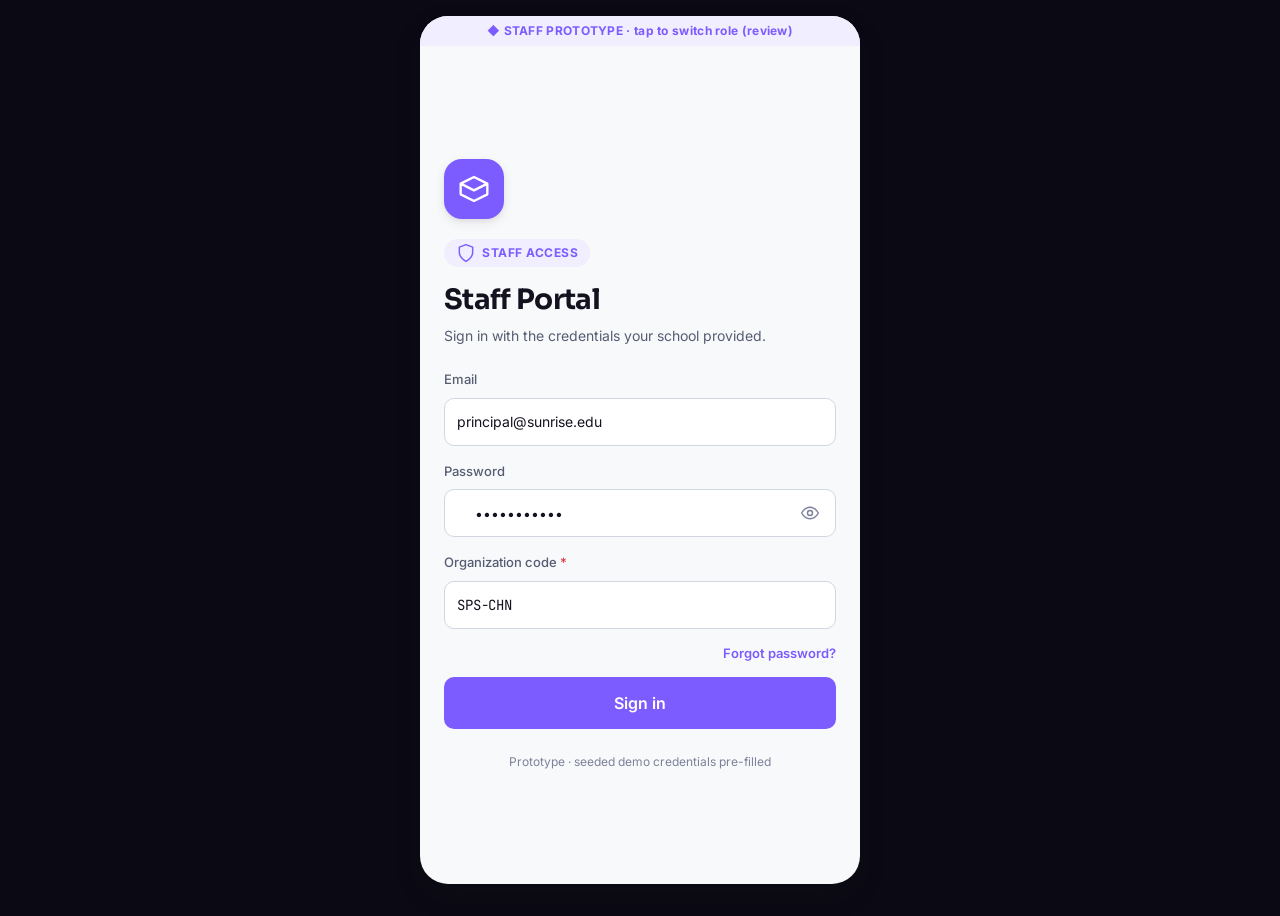
<file: staff/index.html>
<!DOCTYPE html>
<html lang="en" data-theme="violet" data-mode="light">
<head>
<meta charset="UTF-8">
<meta name="viewport" content="width=device-width,initial-scale=1,maximum-scale=1,user-scalable=no,viewport-fit=cover">
<title>EduERP · Staff</title>
<link rel="preconnect" href="https://fonts.googleapis.com">
<link href="https://fonts.googleapis.com/css2?family=Inter:wght@400;500;600;700&family=Sora:wght@600;700&family=JetBrains+Mono:wght@400;500&display=swap" rel="stylesheet">
<link rel="stylesheet" href="../shared/tokens.css">
<link rel="stylesheet" href="../shared/styles.css">
</head>
<body>
<div class="viewport">
  <div class="proto-banner" onclick="App.roleSwitcher()">◆ STAFF PROTOTYPE · tap to switch role (review)</div>
  <div id="app"></div>
</div>

<script src="../shared/data.js"></script>
<script src="../shared/auth.js"></script>
<script src="../shared/utils.js"></script>
<script src="../shared/auth-screens.js"></script>
<script src="../shared/founder-data.js"></script>
<script src="../shared/staff-data.js"></script>
<script>
/* ============================================================================
   STAFF APP — one app, four roles, navigation COMPUTED FROM PERMISSIONS.
   The RENEWAL surface: speed, minimal friction. No "if role" — only "if can(perm)".
   ============================================================================ */
const App = {
  route:'dashboard', ctx:{},
  systemDark:window.matchMedia('(prefers-color-scheme:dark)').matches,
  loadingMs:500,
  S:StaffDB, F:FounderDB,

  init(){
    const set=this.F.settings();
    this.applyTheme(set.theme||'violet', set.mode||'system');
    window.matchMedia('(prefers-color-scheme:dark)').addEventListener('change',e=>{
      this.systemDark=e.matches;
      const st=this.F.settings();
      if((st.mode||'system')==='system') this.applyTheme(st.theme,'system');
    });
    if(!Auth.isLoggedIn()){ this.renderLogin(); } else { this.render(); }
  },
  renderLogin(){
    AuthScreens.Login(document.getElementById('app'),{
      app:'staff',
      title:'Staff Portal',
      subtitle:'Sign in with the credentials your school provided.',
      badge:'Staff Access',
      badgeIcon:'shield',
      orgCodeRequired:true,
      demoIdentifier:'principal@sunrise.edu',
      demoPassword:'Welcome@123',
      demoOrgCode:'SPS-CHN',
      onSuccess:(user)=>{
        // set the active StaffDB user based on who logged in
        const matched=this.S.staffUsers().find(u=>u.email.toLowerCase()===user.email.toLowerCase());
        if(matched) this.S.setActiveUser(matched.id);
        this.render();
        UI.toast('Welcome back, '+user.name.split(' ')[0]);
      }
    });
  },
  confirmLogout(){
    UI.confirm({title:'Sign out?',message:'You will need to sign in again.',confirmText:'Sign out',danger:true})
      .then(ok=>{ if(ok){ Auth.logout(); this.renderLogin(); } });
  },
  applyTheme(t,m){ document.documentElement.dataset.theme=t; document.documentElement.dataset.mode= m==='system'?(this.systemDark?'dark':'light'):m; },

  /* ---- PERMISSION-COMPUTED NAVIGATION (the defining architecture) ---- */
  computeTabs(){
    const S=this.S, P=S.PERMS;
    // every possible destination, each gated by a permission. Dashboard + More always present.
    const all=[
      {k:'dashboard',ic:'home',label:'Home',perm:null},
      {k:'attendance',ic:'check',label:'Attendance',perm:P.ATTENDANCE_CREATE},
      {k:'payments',ic:'wallet',label:'Payments',perm:P.FEE_PAYMENT_CREATE},
      {k:'admissions',ic:'trend',label:'Admissions',perm:P.LEAD_VIEW},
      {k:'approvals',ic:'inbox',label:'Approvals',perm:P.LEAVE_APPROVE},
      {k:'students',ic:'users',label:'Students',perm:P.STUDENT_VIEW},
      {k:'reports',ic:'chart',label:'Reports',perm:P.REPORTS_VIEW},
    ];
    let visible=all.filter(t=>!t.perm||S.can(t.perm));
    // cap at 5 (incl. More). If more than 4 feature tabs + dashboard, overflow into More.
    const maxPrimary=4; // + More = 5
    let primary=visible.slice(0,maxPrimary);
    let overflow=visible.slice(maxPrimary);
    primary.push({k:'more',ic:'settings',label:'More',perm:null});
    this._overflowTabs=overflow;
    return primary;
  },

  render(){ document.getElementById('app').innerHTML=this.Shell(); this.mountScreen(); },
  Shell(){
    const tabs=this.computeTabs();
    // if current route not in visible set (e.g. after role switch), redirect to dashboard
    const routable=[...tabs,...(this._overflowTabs||[])].map(t=>t.k).concat(['more','student','lead','markAttendance','settings','staffList','staffDetail','addStaff','editStaff','roles','roleDetail','selfCheckIn','staffAttendance','academic','leaveHistory','applicationDetail','userList','userDetail','auditLog','notifications','dispatchLog']);
    if(!routable.includes(this.route)) this.route='dashboard';
    const isSub=this.ctx.sub;
    return `${this.AppBar()}
      <div class="content fade-in" id="screen"></div>
      ${isSub?'':`<div class="tabbar">${tabs.map(t=>this.tabBtn(t)).join('')}</div>`}`;
  },
  tabBtn(t){
    let badge='';
    if(t.k==='approvals'){ const n=this.S.pendingLeaves().length+this.S.pendingApplications().length; if(n)badge=`<span class="tab-badge">${n}</span>`; }
    if(t.k==='admissions'){ const n=this.S.followUpsDue().length; if(n)badge=`<span class="tab-badge">${n}</span>`; }
    return `<button class="tab ${this.route===t.k?'active':''}" onclick="App.go('${t.k}')">${icon(t.ic)}${badge}<span>${t.label}</span></button>`;
  },
  AppBar(){
    if(this.ctx.sub){
      return `<div class="appbar sub">
        <button class="appbar-btn" onclick="App.back()" aria-label="Back">${icon('chevronL')}</button>
        <div class="appbar-id"><div class="appbar-title">${this.ctx.title||''}</div>${this.ctx.subtitle?`<div class="appbar-sub">${this.ctx.subtitle}</div>`:''}</div>
        ${this.ctx.action||''}
      </div>`;
    }
    const p=this.S.profile(); const role=this.S.role();
    const titles={dashboard:this.greeting(),attendance:'Attendance',payments:'Payments',admissions:'Admissions',approvals:'Approvals',students:'Students',reports:'Reports',more:'More'};
    const sub={dashboard:role+' · '+this.F.settings().schoolName,attendance:'Mark & save',payments:'Record fees',admissions:'Leads & enquiries',approvals:'Needs your decision',students:'Student directory',reports:'Your reports',more:'Profile & settings'}[this.route];
    return `<div class="appbar">
      <div class="appbar-logo">${icon('building')}</div>
      <div class="appbar-id"><div class="appbar-title">${titles[this.route]||''}</div><div class="appbar-sub">${icon('shield')} ${sub||role}</div></div>
      <button class="appbar-btn" onclick="App.go('notifications')" aria-label="Notifications" style="position:relative">${icon('bell')}${this.S&&this.S.unreadCount()>0?`<span class="appbar-dot" style="background:var(--danger)">${this.S.unreadCount()}</span>`:''}</button>
      <div class="appbar-avatar" style="background:${avatarColor(p.name)}" onclick="App.go('more')">${p.avatar}</div>
    </div>`;
  },
  greeting(){ const h=new Date().getHours(); const g=h<12?'Good morning':h<17?'Good afternoon':'Good evening'; return g+', '+this.S.profile().name.split(' ')[0]; },

  go(route,ctx={}){ this.route=route; this.ctx=ctx; this.render(); },
  back(){ this.ctx={}; this.route=this._backTo||'dashboard'; this.render(); },
  mountScreen(){
    const el=document.getElementById('screen');
    switch(this.route){
      case 'dashboard': return this.Dashboard(el);
      case 'attendance': return this.Attendance(el);
      case 'markAttendance': return this.MarkAttendance(el);
      case 'payments': return this.Payments(el);
      case 'admissions': return this.Admissions(el);
      case 'lead': return this.LeadDetail(el);
      case 'applicationDetail': return this.ApplicationDetail(el);
      case 'approvals': return this.Approvals(el);
      case 'students': return this.Students(el);
      case 'student': return this.StudentDetail(el);
      case 'reports': return this.Reports(el);
      case 'more': return this.More(el);
      case 'settings': return this.Settings(el);
      case 'staffList': return this.StaffList(el);
      case 'staffDetail': return this.StaffDetail(el);
      case 'addStaff': return this.AddStaff(el);
      case 'editStaff': return this.AddStaff(el);
      case 'roles': return this.Roles(el);
      case 'roleDetail': return this.RoleDetail(el);
      case 'selfCheckIn': return this.SelfCheckIn(el);
      case 'staffAttendance': return this.StaffAttendance(el);
      case 'academic': return this.AcademicStructure(el);
      case 'leaveHistory': return this.LeaveHistory(el);
      case 'userList': return this.UserList(el);
      case 'userDetail': return this.UserDetail(el);
      case 'auditLog': return this.AuditLog(el);
      case 'notifications': return this.Notifications(el);
      case 'dispatchLog': return this.DispatchLog(el);
    }
  },
  withLoading(el,sk,build){ el.innerHTML=sk; setTimeout(()=>{ el.innerHTML=build(); if(this._after){this._after();this._after=null;} },this.loadingMs); },

  /* ========================================================================
     DASHBOARD — role-adaptive, permission-driven widgets. "What do I do now?"
     ======================================================================== */
  Dashboard(el){
    this._backTo='dashboard';
    const sk=`<div class="grid-2 mb-3">${'<div class="kpi"><div class="sk sk-line" style="width:60%"></div><div class="sk" style="height:22px;width:40%;margin-top:8px"></div></div>'.repeat(4)}</div><div class="card"><div class="sk" style="height:120px"></div></div>`;
    this.withLoading(el,sk,()=>{
      const S=this.S, P=S.PERMS;
      // Exactly one descriptor per §6.5 — chosen by CAPABILITY, not role name, so a
      // custom role automatically gets the right home screen from what it can actually do.
      if(S.can(P.LEAVE_APPROVE) && S.can(P.STAFF_CREATE)) return this.DashPrincipal();
      if(S.can(P.FEE_PAYMENT_CREATE)) return this.DashAccountant();
      if(S.can(P.ATTENDANCE_CREATE)) return this.DashTeacher();
      if(S.can(P.LEAD_VIEW)) return this.DashReceptionist();
      return this.DashEmpty();
    });
  },
  dashKpi(ic,label,value,color,sub){
    return `<div class="kpi"><div class="flex items-center gap-2 mb-1"><span style="color:${color};display:grid">${icon(ic)}</span><span class="kpi-label" style="margin:0">${label}</span></div><div class="kpi-value" style="font-size:22px">${value}</div>${sub?`<div class="kpi-sub">${sub}</div>`:''}</div>`;
  },
  quickActions(actions){ // actions: [[icon,label,onclick]]
    return `<div class="sec-head"><div class="sec-title">Quick actions</div></div>
      <div class="flex gap-2 mb-4" style="flex-wrap:wrap">${actions.map(([ic,label,fn])=>
        `<button class="btn btn-secondary" style="flex:1;min-width:120px" onclick="${fn}">${icon(ic)} ${label}</button>`).join('')}</div>`;
  },
  aiInsightsSlot(){ // reserved slot — never fill with real-looking data (hard rule)
    return `<div class="dashed-card">${icon('sparkle')} <span class="t-caption">Insights arrive with Enterprise</span></div>`;
  },

  /* ---- PRINCIPAL — Attendance today · Pending approvals · Total students · Active staff
     No primary chart (list-first, per approved prototype). Secondary: activity feed. ---- */
  DashPrincipal(){
    const S=this.S;
    const sections=S.academic().sections;
    const marked=sections.filter(s=>S.getAttendance(s.name));
    let attValue='—', attSub='No sections marked yet';
    if(marked.length){
      let present=0,total=0;
      marked.forEach(s=>{ const rec=S.getAttendance(s.name); const marks=Object.values(rec.marks);
        present+=marks.filter(m=>m==='P').length; total+=marks.length; });
      attValue=(total?Math.round(present/total*100):0)+'%';
      attSub=`${marked.length} of ${sections.length} sections marked`;
    }
    const pendingApprovals=S.pendingLeaves().length+S.pendingApplications().length;
    const totalStudents=this.F.students().length;
    const activeStaff=S.staffUsers().length;
    return `
      <div class="grid-2 mb-3">
        ${this.dashKpi('check','Attendance today',attValue,marked.length?'var(--viz-positive)':'var(--text-tertiary)',attSub)}
        ${this.dashKpi('inbox','Pending approvals',pendingApprovals,pendingApprovals?'var(--viz-warning)':'var(--viz-positive)')}
      </div>
      <div class="grid-2 mb-4">
        ${this.dashKpi('users','Total students',totalStudents,'var(--info)')}
        ${this.dashKpi('briefcase','Active staff',activeStaff,'var(--brand)','across the school')}
      </div>
      ${this.quickActions([['inbox','Approvals',"App.go('approvals')"],['users','Students',"App.go('students')"],['settings','Setup',"App.go('more')"]])}
      <div class="sec-head"><div class="sec-title">Activity feed</div></div>
      ${this._activityFeed(this._principalActivity())}
      ${this.aiInsightsSlot()}`;
  },

  /* ---- TEACHER — My section · Attendance marked · My students · Leave balance
     No chart. Secondary: activity feed (own section). ---- */
  DashTeacher(){
    const S=this.S; const u=S.activeUser();
    const secs=S.mySections();
    const mySection=u.section||secs[0]||'—';
    const markedCount=secs.filter(s=>S.getAttendance(s)).length;
    const myStudents=mySection!=='—'?S.sectionRoster(mySection).length:0;
    const quota=12; const usedThisYear=S.myLeaves().filter(l=>l.status==='Approved').reduce((sum,l)=>sum+l.days,0);
    const balance=Math.max(0,quota-usedThisYear);
    return `
      <div class="grid-2 mb-3">
        ${this.dashKpi('building2','My section',mySection,'var(--brand)')}
        ${this.dashKpi('check','Attendance marked',`${markedCount}/${secs.length}`,markedCount===secs.length&&secs.length?'var(--viz-positive)':'var(--viz-warning)')}
      </div>
      <div class="grid-2 mb-4">
        ${this.dashKpi('users','My students',myStudents,'var(--info)')}
        ${this.dashKpi('calendar','Leave balance',balance+' days','var(--brand)','of '+quota+'/yr')}
      </div>
      ${this.quickActions([['check','Mark attendance',"App.go('attendance')"]])}
      <div class="sec-head"><div class="sec-title">Activity feed</div><span class="t-caption">${mySection}</span></div>
      ${this._activityFeed(this._teacherActivity(mySection))}
      ${this.aiInsightsSlot()}`;
  },

  /* ---- ACCOUNTANT — Collected today · Receipts · Pending invoices · Partial invoices
     No chart. Secondary: recent payments. ---- */
  DashAccountant(){
    const S=this.S; const today=S.todayCollection();
    const receiptsToday=this.F.paymentsInPeriod('today').length;
    const fs=this.F.feeSummary();
    return `
      <div class="grid-2 mb-3">
        ${this.dashKpi('wallet','Collected today',fmt.moneyShort(today),'var(--viz-positive)')}
        ${this.dashKpi('mail','Receipts',receiptsToday,'var(--brand)','today')}
      </div>
      <div class="grid-2 mb-4">
        ${this.dashKpi('alert','Pending invoices',fs.unpaid,fs.unpaid?'var(--viz-negative)':'var(--viz-positive)')}
        ${this.dashKpi('clock','Partial invoices',fs.partial,fs.partial?'var(--viz-warning)':'var(--viz-positive)')}
      </div>
      ${this.quickActions([['wallet','Record payment',"App.go('payments')"]])}
      <div class="sec-head"><div class="sec-title">Recent payments</div></div>
      <div class="card card-pad-0 mb-4"><div class="list">${this.F.recentPayments(5).map(p=>this.paymentRowStaff(p)).join('')||`<div class="row" style="cursor:default"><div class="row-main"><div class="row-title" style="font-weight:400;color:var(--text-tertiary)">No payments recorded yet</div></div></div>`}</div></div>
      ${this.aiInsightsSlot()}`;
  },
  paymentRowStaff(p){
    return `<div class="row" style="cursor:default"><div class="avatar avatar-sq" style="background:var(--success-subtle);color:var(--success)">${icon('wallet')}</div>
      <div class="row-main"><div class="row-title">${p.studentName}</div><div class="row-sub">${p.mode} · ${fmt.ago(p.at)}</div></div>
      <div class="t-data" style="font-weight:700;color:var(--viz-positive)">${fmt.money(p.amount)}</div></div>`;
  },

  /* ---- RECEPTIONIST — New leads · In progress · Applications · Admitted
     No chart. Secondary: funnel snapshot. ---- */
  DashReceptionist(){
    const S=this.S; const f=S.funnel();
    const byStage=Object.fromEntries(f.map(x=>[x.stage,x.count]));
    const inProgress=(byStage.Contacted||0)+(byStage.Visited||0);
    return `
      <div class="grid-2 mb-3">
        ${this.dashKpi('trend','New leads',byStage.Enquiry||0,'var(--brand)')}
        ${this.dashKpi('clock','In progress',inProgress,'var(--info)')}
      </div>
      <div class="grid-2 mb-4">
        ${this.dashKpi('inbox','Applications',byStage.Applied||0,'var(--viz-warning)')}
        ${this.dashKpi('check','Admitted',byStage.Admitted||0,'var(--viz-positive)')}
      </div>
      ${this.quickActions([['plus','New enquiry',"App.newLead()"]])}
      <div class="sec-head"><div class="sec-title">Funnel snapshot</div></div>
      <div class="card mb-4">${f.map(x=>{ const max=Math.max(...f.map(y=>y.count),1);
        return `<div class="mb-2"><div class="flex between mb-1"><span class="t-label">${x.stage}</span><span class="t-data" style="font-weight:700">${x.count}</span></div>
        <div style="height:8px;background:var(--surface-sunken);border-radius:99px;overflow:hidden"><div style="width:${(x.count/max)*100}%;height:100%;background:var(--brand);border-radius:99px"></div></div></div>`; }).join('')}</div>
      ${this.aiInsightsSlot()}`;
  },

  DashEmpty(){
    return `<div class="state"><div class="state-ill">${icon('shield')}</div><div class="state-title">No home-screen widgets yet</div>
      <div class="state-msg">Your assigned permissions don't match a configured dashboard layout. Ask your Principal to review your role.</div></div>`;
  },

  /* ---- activity feed builders (real events only, chronological) ---- */
  _activityFeed(events){
    if(!events.length) return `<div class="card mb-4" style="text-align:center;color:var(--text-tertiary)">${icon('inbox')}<div class="t-caption mt-2">No activity yet today</div></div>`;
    return `<div class="card card-pad-0 mb-4"><div class="list">${events.slice(0,6).map(e=>`
      <div class="row" style="cursor:default"><div class="avatar avatar-sq" style="background:${e.bg};color:${e.color}">${icon(e.icon)}</div>
      <div class="row-main"><div class="row-title" style="font-weight:500">${e.title}</div><div class="row-sub">${e.sub}</div></div>
      <span class="t-caption">${fmt.ago(e.at)}</span></div>`).join('')}</div></div>`;
  },
  _principalActivity(){
    const S=this.S; const events=[];
    S.leaves().slice(0,5).forEach(l=>events.push({icon:l.status==='Pending'?'inbox':l.status==='Approved'?'check':'alert',
      bg:l.status==='Pending'?'var(--warning-subtle)':l.status==='Approved'?'var(--success-subtle)':'var(--danger-subtle)',
      color:l.status==='Pending'?'var(--warning)':l.status==='Approved'?'var(--success)':'var(--danger)',
      title:`${l.staffName} — ${l.type} leave`,sub:`${l.status} · ${l.days} day(s)`,at:l.createdAt}));
    S.applications().slice(0,4).forEach(a=>events.push({icon:'trend',bg:'var(--info-subtle)',color:'var(--info)',
      title:`${a.childName} applied — ${a.classApplied}`,sub:a.status,at:a.createdAt}));
    return events.sort((a,b)=>new Date(b.at)-new Date(a.at));
  },
  _teacherActivity(section){
    const S=this.S; const events=[]; const rec=S.getAttendance(section);
    if(rec){ const marks=Object.values(rec.marks); const present=marks.filter(m=>m==='P').length;
      events.push({icon:'check',bg:'var(--success-subtle)',color:'var(--success)',title:'Attendance saved — '+section,sub:`${present}/${marks.length} present`,at:rec.savedAt}); }
    S.myLeaves().slice(0,4).forEach(l=>events.push({icon:'calendar',bg:'var(--info-subtle)',color:'var(--info)',
      title:`Your ${l.type} leave — ${l.status}`,sub:`${fmt.date(l.from)} – ${fmt.date(l.to)}`,at:l.createdAt}));
    return events.sort((a,b)=>new Date(b.at)-new Date(a.at));
  },

  /* ========================================================================
     ATTENDANCE (Teacher) — the most-optimized screen. Default-present.
     ======================================================================== */
  Attendance(el){
    this._backTo='dashboard';
    if(!this.S.can(this.S.PERMS.ATTENDANCE_CREATE)) return this.noPermission(el);
    const secs=this.S.mySections();
    if(secs.length===0){ el.innerHTML=`<div class="state"><div class="state-ill">${icon('users')}</div><div class="state-title">No section assigned</div><div class="state-msg">You don't have a section assigned yet. Ask your Principal to assign one.</div></div>`; return; }
    if(secs.length===1){ this.openMarkAttendance(secs[0]); return; }
    el.innerHTML=`<p class="text-secondary mb-3">Choose a section to mark attendance.</p>
      <div class="card card-pad-0"><div class="list">${secs.map(sec=>{ const done=!!this.S.getAttendance(sec); return `<div class="row" onclick="App.openMarkAttendance('${sec}')">
        <div class="avatar avatar-sq" style="background:var(--brand-subtle);color:var(--brand)">${icon('users')}</div>
        <div class="row-main"><div class="row-title">Section ${sec}</div><div class="row-sub">${this.S.sectionRoster(sec).length} students</div></div>
        <span class="chip ${done?'chip-success':'chip-warning'}">${done?'Marked':'Pending'}</span>
        <span class="row-chev">${icon('chevronR')}</span></div>`; }).join('')}</div></div>`;
  },
  openMarkAttendance(section){ this.go('markAttendance',{sub:true,section,title:'Section '+section,subtitle:'Tap a student to mark absent'}); },
  MarkAttendance(el){
    this._backTo='attendance';
    const section=this.ctx.section;
    const roster=this.S.sectionRoster(section);
    const existing=this.S.getAttendance(section);
    this._attExisting=!!existing;
    // default: all present (existing marks if already saved)
    this._marks={}; roster.forEach(s=>{ this._marks[s.id]= existing? (existing.marks[s.id]||'P') : 'P'; });
    this.ctx.title='Section '+section;
    this.ctx.subtitle=existing?'Editing today\u2019s attendance':'Everyone starts Present — tap a state to change it';
    document.querySelector('.appbar')?.remove(); document.getElementById('app').insertAdjacentHTML('afterbegin',this.AppBar());
    this._renderRoster(el,section,roster,existing);
  },
  _renderRoster(el,section,roster,existing){
    const counts=this._attCounts();
    const savedTime = existing ? fmt.ago(existing.savedAt) : '';
    el.innerHTML=`
      ${existing?`<div class="card mb-3" style="background:var(--info-subtle);border-color:transparent;display:flex;align-items:center;gap:10px">
        <span style="color:var(--info);display:grid">${icon('checkCircle')}</span>
        <div class="flex-1"><div class="t-label" style="font-weight:600;color:var(--info)">Already marked ${savedTime}</div><div class="t-caption">You're editing today's attendance. Changes overwrite the earlier save.</div></div>
      </div>`:''}
      <div class="card card-raised mb-3" style="position:sticky;top:0;z-index:5">
        <div class="flex between items-center mb-1"><span class="t-caption">Section ${section}</span><span class="t-caption">${roster.length} total</span></div>
        <div class="att-counts" id="att-counts">${this._countsMarkup(counts)}</div>
      </div>
      <p class="t-caption mb-3">Everyone's marked <b>Present</b> by default. Tap P / A / Lt / H / E to change a student.</p>
      <div class="card card-pad-0 mb-4"><div class="list" id="roster">
        ${roster.map(s=>this._attRow(s)).join('')}
      </div></div>
      <div class="wiz-footer"><button class="btn btn-primary btn-full btn-lg" onclick="App.saveAttendance('${section}')">${icon('check')} ${existing?'Update attendance':'Save attendance'}</button></div>`;
  },
  _countsMarkup(counts){
    return this.S.ATT_STATES.map(([code,label,cls])=>{
      const color = code==='P'?'var(--viz-positive)':code==='A'?'var(--viz-negative)':code==='Lt'?'var(--viz-warning)':code==='H'?'var(--info)':'var(--text-secondary)';
      return `<div><div class="t-data-lg" style="color:${color}">${counts[code]||0}</div><div class="t-caption">${label}</div></div>`;
    }).join('');
  },
  _attRow(s){
    const m=this._marks[s.id];
    return `<div class="row" style="cursor:default;flex-wrap:wrap" id="att-${s.id}">
      <div class="avatar" style="background:${avatarColor(s.name)}">${initials(s.name)}</div>
      <div class="row-main"><div class="row-title">${s.name}</div><div class="row-sub">Roll ${s.roll}</div></div>
      <div class="att-seg" style="width:100%;order:3">${this.S.ATT_STATES.map(([code,label])=>
        `<button class="${m===code?'active st-'+code:''}" onclick="App.setMark('${s.id}','${code}')">${code}</button>`).join('')}</div>
    </div>`;
  },
  _attCounts(){ const c={P:0,A:0,Lt:0,H:0,E:0}; Object.values(this._marks).forEach(m=>{ if(m in c) c[m]++; }); return c; },
  setMark(id,state){
    if(this._marks[id]===state) return; // no-op, avoid unnecessary re-render
    this._marks[id]=state;
    const s=this.F.studentById(id);
    document.getElementById('att-'+id).outerHTML=this._attRow(s);
    document.getElementById('att-counts').innerHTML=this._countsMarkup(this._attCounts());
  },
  saveAttendance(section){
    this.S.saveAttendance(section,{...this._marks});
    const c=this._attCounts();
    UI.toast(`Attendance saved · ${c.P} present, ${c.A} absent`+(c.L+c.H+c.E?`, ${c.L+c.H+c.E} other`:''));
    this.go('dashboard');
  },

  /* ========================================================================
     PAYMENTS (Accountant) — find student → itemized dues → record → receipt
     ======================================================================== */
  Payments(el){
    this._backTo='dashboard';
    if(!this.S.can(this.S.PERMS.FEE_PAYMENT_CREATE)) return this.noPermission(el);
    this._paySearch=this._paySearch||'';
    const sk=`<div class="sk" style="height:48px;margin-bottom:16px"></div>${'<div class="sk-row"><div class="sk sk-circle"></div><div style="flex:1"><div class="sk sk-line" style="width:60%"></div><div class="sk sk-line" style="width:40%"></div></div></div>'.repeat(5)}`;
    this.withLoading(el,sk,()=>this.paymentsMarkup());
  },
  paymentsMarkup(){
    const q=(this._paySearch||'').toLowerCase();
    let list=this.F.students().map(s=>({s,inv:this.F.invoiceForStudent(s.id)})).filter(x=>x.inv);
    if(q) list=list.filter(x=>x.s.name.toLowerCase().includes(q)||x.s.roll===q||x.s.admissionNo.toLowerCase().includes(q));
    // sort: those with dues first
    list.sort((a,b)=>(b.inv.total-b.inv.paid)-(a.inv.total-a.inv.paid));
    return `<div class="input-affix mb-3"><span style="position:absolute;left:14px;color:var(--text-tertiary);display:grid">${icon('search')}</span>
      <input class="input" style="padding-left:42px" placeholder="Search name, roll, admission no…" value="${this._paySearch||''}" oninput="App.searchPay(this.value)"></div>
      ${list.length===0?`<div class="state" style="min-height:36vh"><div class="state-ill">${icon('search')}</div><div class="state-title">No students found</div></div>`
      :`<div class="card card-pad-0"><div class="list">${list.slice(0,40).map(({s,inv})=>{
        const due=inv.total-inv.paid;
        return `<div class="row" onclick="App.openStudentFee('${s.id}')">
          <div class="avatar" style="background:${avatarColor(s.name)}">${initials(s.name)}</div>
          <div class="row-main"><div class="row-title">${s.name}</div><div class="row-sub">${s.section} · Roll ${s.roll}</div></div>
          <div class="row-trail">${due>0?`<span class="t-data" style="font-weight:700;color:var(--viz-negative)">${fmt.money(due)}</span><span class="t-caption">due</span>`:`<span class="chip chip-success">Paid</span>`}</div>
          <span class="row-chev">${icon('chevronR')}</span></div>`; }).join('')}</div></div>`}`;
  },
  searchPay(v){ this._paySearch=v; const el=document.getElementById('screen'); const sc=el.scrollTop; el.innerHTML=this.paymentsMarkup(); el.scrollTop=sc; const i=el.querySelector('input'); if(i){i.focus();i.setSelectionRange(v.length,v.length);} },
  openStudentFee(id){
    const s=this.F.studentById(id); const inv=this.F.invoiceForStudent(id);
    this.go('student',{sub:true,id,title:s.name,subtitle:s.section+' · fee account',payMode:true});
  },

  /* student fee view for payment (also used by SIS) */
  StudentDetail(el){
    const s=this.F.studentById(this.ctx.id); if(!s){ el.innerHTML='<div class="state"><div class="state-title">Not found</div></div>'; return; }
    this._backTo = this.ctx.payMode?'payments':'students';
    this.ctx.title=s.name; this.ctx.subtitle=`${s.section} · ${s.admissionNo}`;
    document.querySelector('.appbar')?.remove(); document.getElementById('app').insertAdjacentHTML('afterbegin',this.AppBar());
    const inv=this.F.invoiceForStudent(s.id); const pays=this.F.paymentsForStudent(s.id); const due=inv.total-inv.paid;
    const canPay=this.S.can(this.S.PERMS.FEE_PAYMENT_CREATE);
    // tabs depend on permission (SIS shows profile/attendance/fees; accountant lands on fees)
    const showFees=this.S.can(this.S.PERMS.FEE_VIEW)||this.S.can(this.S.PERMS.FEE_PAYMENT_CREATE)||this.ctx.payMode;
    el.innerHTML=`
      <div class="card card-raised mb-4 flex gap-3 items-center">
        <div class="avatar" style="width:52px;height:52px;font-size:16px;background:${avatarColor(s.name)}">${initials(s.name)}</div>
        <div class="flex-1"><div class="t-h3">${s.name}</div><div class="row-sub">${s.section} · Roll ${s.roll} · ${s.gender}</div></div>
      </div>
      ${showFees?`
      <div class="card mb-3">
        <div class="flex between items-center mb-3"><span class="t-h3">Fee account</span><span class="chip ${inv.status==='Paid'?'chip-success':inv.status==='Partial'?'chip-warning':'chip-danger'}">${inv.status}</span></div>
        <div class="dl">${inv.items.map(it=>`<div class="dl-row"><span class="dl-key">${it.type}</span><span class="dl-val t-data">${fmt.money(it.amount)}</span></div>`).join('')}
          <div class="dl-row" style="border-top:2px solid var(--border-strong)"><span class="dl-key" style="font-weight:700;color:var(--text-primary)">Total billed</span><span class="dl-val t-data">${fmt.money(inv.total)}</span></div>
          <div class="dl-row"><span class="dl-key">Paid</span><span class="dl-val t-data" style="color:var(--viz-positive)">${fmt.money(inv.paid)}</span></div>
          ${due>0?`<div class="dl-row"><span class="dl-key" style="font-weight:700">Outstanding</span><span class="dl-val t-data" style="color:var(--viz-negative);font-weight:700">${fmt.money(due)}</span></div>`:''}
        </div>
      </div>
      ${s.concession>0?`<div class="dashed-card mb-3" style="border-color:var(--viz-positive);color:var(--viz-positive)">${icon('check')} ${Math.round(s.concession*100)}% concession on tuition</div>`:''}
      ${canPay&&due>0?`<button class="btn btn-primary btn-full btn-lg mb-4" onclick="App.openPaymentSheet('${s.id}')">${icon('wallet')} Record payment</button>`:''}
      ${canPay&&due===0?`<div class="dashed-card mb-4" style="border-color:var(--viz-positive);color:var(--viz-positive)">${icon('checkCircle')} No dues — fully paid</div>`:''}
      ${pays.length?`<div class="sec-head"><div class="sec-title">Payment history</div></div><div class="card card-pad-0"><div class="list">${pays.map(p=>`<div class="row" style="cursor:default"><div class="avatar avatar-sq" style="background:var(--success-subtle);color:var(--success)">${icon('wallet')}</div><div class="row-main"><div class="row-title">${fmt.money(p.amount)}</div><div class="row-sub">${p.mode} · ${fmt.date(p.at)} · ${p.id}</div></div></div>`).join('')}</div></div>`:''}
      `:`
      <div class="card"><div class="dl">
        <div class="dl-row"><span class="dl-key">Admission no.</span><span class="dl-val t-code">${s.admissionNo}</span></div>
        <div class="dl-row"><span class="dl-key">Section</span><span class="dl-val">${s.section}</span></div>
        <div class="dl-row"><span class="dl-key">Guardian</span><span class="dl-val">${s.guardian.name}</span></div>
        <div class="dl-row"><span class="dl-key">Phone</span><span class="dl-val">${s.guardian.phone}</span></div>
      </div></div>`}`;
  },
  openPaymentSheet(id){
    const s=this.F.studentById(id); const inv=this.F.invoiceForStudent(id); const due=inv.total-inv.paid;
    this._payAmount=due; this._payMode='Cash';
    const {close}=UI.sheet(`
      <div class="sheet-title">Record payment</div>
      <div class="flex gap-2 items-center mb-4"><div class="avatar" style="background:${avatarColor(s.name)}">${initials(s.name)}</div><div><div class="row-title">${s.name}</div><div class="row-sub">${fmt.money(due)} outstanding</div></div></div>
      <div class="field"><label class="field-label">Amount</label>
        <div class="input-affix"><span class="prefix">₹</span><input class="input" id="pay-amt" type="number" value="${due}" inputmode="numeric"></div>
        <div class="field-hint">Defaults to full due. Edit for a partial payment.</div>
      </div>
      <div class="field"><label class="field-label">Payment mode</label>
        <div class="segmented" id="pay-mode">${['Cash','UPI','Cheque'].map(m=>`<button class="${m==='Cash'?'active':''}" onclick="App.setPayMode('${m}')">${m}</button>`).join('')}</div>
      </div>
      <div id="pay-warn"></div>
      <button class="btn btn-primary btn-full btn-lg mt-2" onclick="App.confirmPayment('${id}',${due})">${icon('check')} Confirm & generate receipt</button>
    `);
    this._payClose=close;
  },
  setPayMode(m){ this._payMode=m; document.querySelectorAll('#pay-mode button').forEach(b=>b.classList.toggle('active',b.textContent===m)); },
  confirmPayment(id,due){
    const amt=Number(document.getElementById('pay-amt').value);
    const warn=document.getElementById('pay-warn');
    if(!amt||amt<=0){ warn.innerHTML=`<div class="field-error mb-2">${icon('alert')} Enter a valid amount.</div>`; return; }
    if(amt>due){ // overpay guardrail — never silent
      warn.innerHTML=`<div class="field-error mb-2">${icon('alert')} ₹${amt} exceeds the ₹${due} due. Reduce the amount.</div>`; return;
    }
    // wrong-student guardrail — confirm WHO and HOW MUCH before money moves (busy desk reality)
    const s=this.F.studentById(id);
    UI.confirm({
      title:'Confirm this payment',
      message:`Record ${fmt.money(amt)} by ${this._payMode} for ${s.name} (${s.section}, Roll ${s.roll})? This generates a receipt.`,
      confirmText:'Yes, record it'
    }).then(ok=>{ if(ok) this._applyPayment(id,amt); });
  },
  _applyPayment(id,amt){
    const inv=this.F.invoiceForStudent(id);
    const invs=this.F._allInvoices(); const target=invs.find(i=>i.id===inv.id);
    target.paid+=amt; target.status= target.paid>=target.total?'Paid':target.paid>0?'Partial':'Unpaid';
    this.F._set(this.F.COLS.INVOICES,invs);
    const pays=this.F._allPayments();
    const rcp={id:'RCP-'+String(Date.now()).slice(-5),invoiceId:inv.id,studentId:id,studentName:this.F.studentById(id).name,branchId:this.F.studentById(id).branchId,amount:amt,mode:this._payMode,at:new Date().toISOString(),items:inv.items.map(x=>x.type)};
    pays.push(rcp); this.F._set(this.F.COLS.PAYMENTS,pays);
    this._payClose&&this._payClose();
    this.showReceipt(rcp);
  },
  showReceipt(rcp){
    const s=this.F.studentById(rcp.studentId); const inv=this.F.invoiceForStudent(rcp.studentId); const due=inv.total-inv.paid;
    const {close}=UI.sheet(`
      <div style="text-align:center;margin-bottom:16px"><div class="modal-icon success" style="margin:0 auto 12px">${icon('checkCircle')}</div>
      <div class="t-h2">Payment recorded</div><div class="row-sub">${fmt.money(rcp.amount)} · ${rcp.mode}</div></div>
      <div class="card mb-4" style="border-style:dashed">
        <div class="text-center mb-3"><div class="t-h3">${this.F.settings().schoolName}</div><div class="t-caption">Fee Receipt · ${rcp.id}</div></div>
        <div class="dl">
          <div class="dl-row"><span class="dl-key">Student</span><span class="dl-val">${s.name}</span></div>
          <div class="dl-row"><span class="dl-key">Section</span><span class="dl-val">${s.section}</span></div>
          <div class="dl-row"><span class="dl-key">Amount paid</span><span class="dl-val t-data">${fmt.money(rcp.amount)}</span></div>
          <div class="dl-row"><span class="dl-key">Mode</span><span class="dl-val">${rcp.mode}</span></div>
          <div class="dl-row"><span class="dl-key">Date</span><span class="dl-val">${fmt.date(rcp.at)}</span></div>
          <div class="dl-row"><span class="dl-key">Balance due</span><span class="dl-val t-data" style="color:${due>0?'var(--viz-negative)':'var(--viz-positive)'}">${fmt.money(due)}</span></div>
        </div>
      </div>
      <div class="flex gap-3"><button class="btn btn-secondary btn-full" onclick="App.notImplemented('Share receipt')">${icon('mail')} Share</button>
      <button class="btn btn-primary btn-full" onclick="App._receiptDone()">Done</button></div>
    `);
    this._receiptClose=close;
  },
  _receiptDone(){ this._receiptClose&&this._receiptClose(); this.go('payments'); UI.toast('Receipt saved'); },

  /* ========================================================================
     ADMISSIONS (Receptionist) — funnel + leads + capture
     ======================================================================== */
  Admissions(el){
    this._backTo='dashboard';
    if(!this.S.can(this.S.PERMS.LEAD_VIEW)) return this.noPermission(el);
    this._leadFilter=this._leadFilter||'all';
    const sk=`<div class="sk" style="height:90px;border-radius:14px;margin-bottom:16px"></div>${'<div class="sk-row"><div class="sk sk-circle"></div><div style="flex:1"><div class="sk sk-line" style="width:55%"></div><div class="sk sk-line" style="width:35%"></div></div></div>'.repeat(5)}`;
    this.withLoading(el,sk,()=>this.admissionsMarkup());
  },
  admissionsMarkup(){
    const leads=this.S.leads();
    if(leads.length===0) return `<div class="state"><div class="state-ill">${icon('trend')}</div><div class="state-title">No leads yet</div><div class="state-msg">Capture your first enquiry — it takes about 20 seconds.</div><button class="btn btn-primary btn-lg mt-2" onclick="App.newLead()">${icon('plus')} New enquiry</button></div>`;
    const funnel=this.S.funnel(); const max=Math.max(...funnel.map(f=>f.count),1);
    const stages=['all','Enquiry','Contacted','Visited','Applied','Admitted'];
    const f=this._leadFilter;
    let list = f==='all'?leads:leads.filter(l=>l.stage===f);
    return `
      <div class="card card-raised mb-4"><div class="sec-title mb-3">Admissions funnel</div>
        ${funnel.map(x=>`<div class="mb-2"><div class="flex between mb-1"><span class="t-label">${x.stage}</span><span class="t-data" style="font-weight:700">${x.count}</span></div>
        <div style="height:8px;background:var(--surface-sunken);border-radius:99px;overflow:hidden"><div style="width:${(x.count/max)*100}%;height:100%;background:var(--brand);border-radius:99px"></div></div></div>`).join('')}
      </div>
      <div class="filter-row">${stages.map(s=>`<button class="filter-chip ${f===s?'active':''}" onclick="App.filterLeads('${s}')">${s==='all'?'All':s}</button>`).join('')}</div>
      ${list.length===0?`<div class="dashed-card">No leads in this stage</div>`:`<div class="card card-pad-0"><div class="list">${list.map(l=>this.leadRow(l)).join('')}</div></div>`}
      <button class="fab" onclick="App.newLead()" aria-label="New enquiry">${icon('plus')}</button>`;
  },
  leadRow(l){
    const due=l.followUp && l.followUp<=new Date().toISOString().split('T')[0];
    const stageChip={Enquiry:'chip-neutral',Contacted:'chip-info',Visited:'chip-warning',Applied:'chip-brand',Admitted:'chip-success'}[l.stage];
    return `<div class="row" onclick="App.openLead('${l.id}')">
      <div class="avatar" style="background:${avatarColor(l.childName)}">${initials(l.childName)}</div>
      <div class="row-main"><div class="row-title">${l.childName}</div><div class="row-sub">${l.classInterested} · ${l.source}${due?' · <span style="color:var(--viz-warning)">follow up</span>':''}</div></div>
      <span class="chip ${stageChip}">${l.stage}</span>
      <span class="row-chev">${icon('chevronR')}</span></div>`;
  },
  filterLeads(s){ this._leadFilter=s; document.getElementById('screen').innerHTML=this.admissionsMarkup(); },
  newLead(){
    /* mirrors POST /admissions/leads (LeadCreate):
       enquirer_name (req), enquirer_phone (req), enquirer_email (opt),
       source_channel (opt), interested_class_level_public_id (opt), assigned_to_user_public_id (opt) */
    this._dupeAck=false;
    const classLevels=this.S.academic().classLevels||[];
    const {close}=UI.sheet(`
      <div class="sheet-title">New enquiry</div>
      <div class="field"><label class="field-label">Enquirer name <span class="req">*</span></label>
        <input class="input" id="nl-name" placeholder="Parent / guardian name"></div>
      <div class="field"><label class="field-label">Phone <span class="req">*</span></label>
        <input class="input" id="nl-phone" type="tel" inputmode="tel" placeholder="+91 …"></div>
      <div class="field"><label class="field-label">Email</label>
        <input class="input" id="nl-email" type="email" placeholder="parent@example.com"></div>
      <div class="field"><label class="field-label">Interested class level</label>
        <select class="select" id="nl-class">
          <option value="">— Select —</option>
          ${classLevels.length>0
            ? classLevels.map(c=>`<option value="${c.id}">${c.name}</option>`).join('')
            : ['Nursery','LKG','UKG','Class 1','Class 2','Class 3','Class 4','Class 5','Class 6'].map(c=>`<option value="${c}">${c}</option>`).join('')}
        </select></div>
      <div class="field"><label class="field-label">Source channel</label>
        <select class="select" id="nl-source">
          <option value="walk_in">Walk-in</option>
          <option value="phone">Phone call</option>
          <option value="referral">Referral</option>
          <option value="website">Website</option>
          <option value="social_media">Social media</option>
          <option value="other">Other</option>
        </select></div>
      <div id="nl-err"></div>
      <button class="btn btn-primary btn-full btn-lg mt-2" onclick="App.saveLead()">${icon('check')} Capture enquiry</button>
    `);
    this._leadClose=close;
  },
  saveLead(){
    const g=id=>document.getElementById(id)?.value.trim()||'';
    const enquirer_name=g('nl-name'), enquirer_phone=g('nl-phone');
    const err=document.getElementById('nl-err');
    if(!enquirer_name||!enquirer_phone){ err.innerHTML=`<div class="field-error mb-2">${icon('alert')} Name and phone are required.</div>`; return; }
    // Soft duplicate check on phone
    const digits=enquirer_phone.replace(/\D/g,'').slice(-10);
    const dupe=this.S.leads().find(l=>(l.enquirer_phone||l.phone||'').replace(/\D/g,'').slice(-10)===digits && digits.length>=10);
    if(dupe && !this._dupeAck){
      err.innerHTML=`<div class="field-error mb-2">${icon('alert')} Phone already in pipeline: <b>${dupe.enquirer_name||dupe.childName}</b> (${dupe.stage}). Tap again to add anyway.</div>`;
      this._dupeAck=true; return;
    }
    this._dupeAck=false;
    this.S.addLead({
      enquirer_name, enquirer_phone,
      enquirer_email:g('nl-email')||null,
      interested_class_level_public_id:g('nl-class')||null,
      source_channel:g('nl-source')||'walk_in',
    });
    this._leadClose&&this._leadClose();
    if(this.route!=='admissions') this.go('admissions'); else document.getElementById('screen').innerHTML=this.admissionsMarkup();
    UI.toast('Enquiry captured');
  },
  openLead(id){ this.go('lead',{sub:true,id,title:'Lead',_back:'admissions'}); },
  LeadDetail(el){
    const l=this.S.leadById(this.ctx.id); if(!l){ el.innerHTML='<div class="state"><div class="state-title">Not found</div></div>'; return; }
    this._backTo='admissions';
    this.ctx.title=l.enquirer_name||l.childName; this.ctx.subtitle=(l.interested_class_level_public_id||l.classInterested||'—')+' · '+l.stage;
    document.querySelector('.appbar')?.remove(); document.getElementById('app').insertAdjacentHTML('afterbegin',this.AppBar());
    /* 10 lead stages mapped to API status enum (TransitionRequest.to_status applied to the lead's linked application) */
    const LEAD_PIPELINE=[
      {stage:'Enquiry',   api:'inquiry',               color:'chip-neutral'},
      {stage:'Contacted', api:'counselling',            color:'chip-info'},
      {stage:'Visited',   api:'document_verification',  color:'chip-warning'},
      {stage:'Applied',   api:'interview',              color:'chip-brand'},
      {stage:'Admitted',  api:'admitted',               color:'chip-success'},
      {stage:'Waitlisted',api:'waiting_list',           color:'chip-warning'},
      {stage:'Rejected',  api:'rejected',               color:'chip-danger'},
      {stage:'Cancelled', api:'cancelled',              color:'chip-neutral'},
    ];
    const idx=LEAD_PIPELINE.findIndex(p=>p.stage===l.stage);
    const canCreate=this.S.can(this.S.PERMS.LEAD_CREATE);
    const canApprove=this.S.can(this.S.PERMS.APPLICATION_APPROVE);
    const app=this.S.applicationForLead(l.public_id||l.id);
    const terminalStages=new Set(['Admitted','Waitlisted','Rejected','Cancelled','Transferred']);
    // Build the stage action
    let stageAction='';
    if(terminalStages.has(l.stage)){
      const colors={Admitted:'viz-positive',Rejected:'viz-negative',Waitlisted:'viz-warning',Cancelled:'text-tertiary'};
      const icns={Admitted:'checkCircle',Rejected:'alert',Waitlisted:'clock',Cancelled:'ban'};
      stageAction=`<div class="dashed-card mt-3" style="color:var(--${colors[l.stage]||'text-secondary'})">${icon(icns[l.stage]||'check')} ${l.stage}</div>`;
      if(app) stageAction+=`<button class="btn btn-secondary btn-full mt-3" onclick="App.go('applicationDetail',{sub:true,id:'${app.public_id||app.id}'})">View application →</button>`;
    }else if(l.stage==='Applied'&&app){
      stageAction=`<button class="btn btn-secondary btn-full mt-3" onclick="App.go('applicationDetail',{sub:true,id:'${app.public_id||app.id}'})">${icon('trend')} Open application</button>`;
      if(canApprove) stageAction+=`<button class="btn btn-primary btn-full mt-2" onclick="App.go('applicationDetail',{sub:true,id:'${app.public_id||app.id}'})">${icon('inbox')} Review & decide</button>`;
    }else if(l.stage==='Visited'){
      stageAction=canCreate
        ? `<button class="btn btn-primary btn-full mt-3" onclick="App.showConvertSheet('${l.public_id||l.id}')">${icon('trend')} Convert to application</button>`
        : `<div class="dashed-card mt-3">${icon('shield')} <span class="t-caption">Only Admissions staff can convert an enquiry to a formal application.</span></div>`;
    }else if(idx>=0 && idx<LEAD_PIPELINE.length-1 && !terminalStages.has(LEAD_PIPELINE[idx+1]?.stage)){
      const next=LEAD_PIPELINE[idx+1];
      stageAction=`<button class="btn btn-primary btn-full mt-3" onclick="App.advanceLead('${l.public_id||l.id}','${next.stage}')">${icon('trend')} Move to ${next.stage}</button>`;
    }
    el.innerHTML=`
      <div class="sec-head"><div class="sec-title">Enquiry details</div><span class="t-caption">LeadOut fields</span></div>
      <div class="card mb-4"><div class="dl">
        <div class="dl-row"><span class="dl-key">Enquirer</span><span class="dl-val">${l.enquirer_name||l.childName||'—'}</span></div>
        <div class="dl-row"><span class="dl-key">Phone</span><span class="dl-val">${l.enquirer_phone||l.phone||'—'}</span></div>
        ${(l.enquirer_email)?`<div class="dl-row"><span class="dl-key">Email</span><span class="dl-val">${l.enquirer_email}</span></div>`:''}
        <div class="dl-row"><span class="dl-key">Class interested</span><span class="dl-val">${l.interested_class_level_public_id||l.classInterested||'—'}</span></div>
        <div class="dl-row"><span class="dl-key">Source</span><span class="dl-val">${(l.source_channel||l.source||'—').replace('_',' ')}</span></div>
        <div class="dl-row"><span class="dl-key">Captured</span><span class="dl-val">${fmt.ago(l.createdAt)}</span></div>
      </div></div>
      <div class="sec-head"><div class="sec-title">Pipeline stage</div></div>
      <div class="card mb-4">
        <div class="flex gap-2" style="flex-wrap:wrap;margin-bottom:12px">
          ${LEAD_PIPELINE.slice(0,5).map(p=>`<span class="chip ${l.stage===p.stage?p.color:'chip-neutral'}">${p.stage}</span>`).join('')}
        </div>
        ${stageAction}
      </div>
      <button class="btn btn-secondary btn-full mb-3" onclick="App.addLeadNote('${l.public_id||l.id}')">${icon('edit')} Add note / follow-up</button>
      ${(l.notes||[]).length?`<div class="sec-head"><div class="sec-title">Notes</div></div><div class="card card-pad-0"><div class="list">${l.notes.map(n=>`<div class="row" style="cursor:default"><div class="row-main"><div class="row-title" style="font-weight:400">${n.text}</div><div class="row-sub">${fmt.ago(n.at)}</div></div></div>`).join('')}</div></div>`:''}
    `;
  },
  advanceLead(id,stage){ this.S.moveLeadStage(id,stage); this.LeadDetail(document.getElementById('screen')); UI.toast('Moved to '+stage); },
  addLeadNote(id){
    const {close}=UI.sheet(`<div class="sheet-title">Add note</div>
      <div class="field"><textarea class="textarea" id="ln-note" placeholder="Follow-up notes, call summary…" rows="4"></textarea></div>
      <button class="btn btn-primary btn-full" onclick="App.saveLeadNote('${id}')">Save note</button>`);
    this._noteClose=close;
  },
  saveLeadNote(id){ const t=document.getElementById('ln-note').value.trim(); if(t){ this.S.addLeadNote(id,t); } this._noteClose&&this._noteClose(); this.LeadDetail(document.getElementById('screen')); if(t)UI.toast('Note added'); },

  /* Shows the ConvertLeadRequest form before calling POST /leads/{id}/convert */
  showConvertSheet(leadId){
    const l=this.S.leadById(leadId); if(!l) return;
    const {close}=UI.sheet(`
      <div class="sheet-title">Convert to application</div>
      <p class="text-secondary mb-4" style="margin-top:-8px">This creates a formal admission application (mirrors POST /leads/{id}/convert → ConvertLeadRequest).</p>
      <div class="field"><label class="field-label">Applicant full name <span class="req">*</span></label>
        <input class="input" id="cv-name" value="${l.enquirer_name||l.childName||''}" placeholder="Child's full name"></div>
      <div class="field"><label class="field-label">Date of birth</label>
        <input class="input" id="cv-dob" type="date" placeholder="YYYY-MM-DD"></div>
      <div class="field"><label class="field-label">Guardian name <span class="req">*</span></label>
        <input class="input" id="cv-gname" value="${l.parentName||l.enquirer_name||''}" placeholder="Guardian name"></div>
      <div class="field"><label class="field-label">Guardian phone <span class="req">*</span></label>
        <input class="input" id="cv-gphone" value="${l.enquirer_phone||l.phone||''}" type="tel" inputmode="tel"></div>
      <div id="cv-err"></div>
      <button class="btn btn-primary btn-full btn-lg mt-3" onclick="App._doConvert('${leadId}')">${icon('trend')} Submit application</button>
    `);
    this._cvClose=close;
  },
  _doConvert(leadId){
    const name=document.getElementById('cv-name').value.trim();
    const gname=document.getElementById('cv-gname').value.trim();
    const gphone=document.getElementById('cv-gphone').value.trim();
    const err=document.getElementById('cv-err');
    if(!name||!gname||!gphone){ err.innerHTML=`<div class="field-error mb-2">${icon('alert')} Name, guardian name and phone are required.</div>`; return; }
    const app=this.S.convertLead(leadId,{
      applicant_full_name:name,
      applicant_date_of_birth:document.getElementById('cv-dob').value||null,
      guardian_name:gname, guardian_phone:gphone,
    });
    this._cvClose&&this._cvClose();
    this._refreshBadges();
    UI.toast('Application created — sent to Approvals');
    this.LeadDetail(document.getElementById('screen'));
  },
  submitApplication(id){ this.showConvertSheet(id); }, // compat alias

  /* APPLICATION DETAIL — shows ApplicationOut fields + TransitionRequest actions */
  ApplicationDetail(el){
    const a=this.S.applicationById(this.ctx.id);
    if(!a){ el.innerHTML='<div class="state"><div class="state-title">Not found</div></div>'; return; }
    this._backTo='admissions';
    this.ctx.title=a.applicant_full_name||a.childName; this.ctx.subtitle=a.application_code;
    document.querySelector('.appbar')?.remove(); document.getElementById('app').insertAdjacentHTML('afterbegin',this.AppBar());
    const canApprove=this.S.can(this.S.PERMS.APPLICATION_APPROVE);
    /* TransitionRequest.to_status enum — the 10 statuses */
    const ALL_STATUSES=['lead','inquiry','counselling','document_verification','interview','admitted','waiting_list','rejected','cancelled','transferred'];
    const statusChip={admitted:'chip-success',rejected:'chip-danger',waiting_list:'chip-warning',interview:'chip-brand',inquiry:'chip-neutral',counselling:'chip-info',document_verification:'chip-info',cancelled:'chip-neutral',transferred:'chip-neutral',lead:'chip-neutral'};
    const displayName={admitted:'Admitted',rejected:'Rejected',waiting_list:'Waitlisted',interview:'Under Review',inquiry:'Inquiry',counselling:'Counselling',document_verification:'Docs Verification',cancelled:'Cancelled',transferred:'Transferred',lead:'Lead'};
    const terminal=new Set(['admitted','rejected','cancelled','transferred']);
    el.innerHTML=`
      <div class="card card-raised mb-4">
        <div class="flex between items-center mb-3">
          <div><div class="t-h3">${a.applicant_full_name||a.childName}</div><div class="row-sub t-code">${a.application_code}</div></div>
          <span class="chip ${statusChip[a.status]||'chip-neutral'}">${displayName[a.status]||a.status}</span>
        </div>
        <div class="dl">
          <div class="dl-row"><span class="dl-key">Class applied</span><span class="dl-val">${a.applying_class_level_public_id||a.classApplied||'—'}</span></div>
          <div class="dl-row"><span class="dl-key">Session</span><span class="dl-val">${a.applying_academic_session_public_id||'—'}</span></div>
          ${a.applicant_date_of_birth?`<div class="dl-row"><span class="dl-key">Date of birth</span><span class="dl-val">${fmt.date(a.applicant_date_of_birth)}</span></div>`:''}
          <div class="dl-row"><span class="dl-key">Guardian</span><span class="dl-val">${a.guardian_name||a.parentName||'—'}</span></div>
          <div class="dl-row"><span class="dl-key">Phone</span><span class="dl-val">${a.guardian_phone||a.phone||'—'}</span></div>
          ${a.guardian_email?`<div class="dl-row"><span class="dl-key">Email</span><span class="dl-val">${a.guardian_email}</span></div>`:''}
          ${a.interview_score!==null&&a.interview_score!==undefined?`<div class="dl-row"><span class="dl-key">Interview score</span><span class="dl-val t-data">${a.interview_score}</span></div>`:''}
          ${a.waiting_list_rank!==null&&a.waiting_list_rank!==undefined?`<div class="dl-row"><span class="dl-key">Waiting list rank</span><span class="dl-val t-data">#${a.waiting_list_rank}</span></div>`:''}
          ${a.decision_notes?`<div class="dl-row"><span class="dl-key">Notes</span><span class="dl-val">${a.decision_notes}</span></div>`:''}
        </div>
      </div>

      ${canApprove&&!terminal.has(a.status)?`
        <div class="sec-head"><div class="sec-title">Transition</div><span class="t-caption">POST /applications/{id}/transition</span></div>
        <div class="card card-pad-0 mb-4"><div class="list">
          ${['admitted','waiting_list','rejected','cancelled'].map(toStatus=>{
            const colors={admitted:'var(--viz-positive)',waiting_list:'var(--viz-warning)',rejected:'var(--viz-negative)',cancelled:'var(--text-tertiary)'};
            const labels={admitted:'Admit student',waiting_list:'Add to waitlist',rejected:'Reject application',cancelled:'Cancel application'};
            return `<div class="row" onclick="App._doTransition('${a.public_id||a.id}','${toStatus}')">
              <div class="avatar avatar-sq" style="background:var(--surface-sunken);color:${colors[toStatus]}">${icon(toStatus==='admitted'?'checkCircle':toStatus==='rejected'?'alert':'clock')}</div>
              <div class="row-main"><div class="row-title" style="color:${colors[toStatus]}">${labels[toStatus]}</div>
                <div class="row-sub">Sets status → <span class="t-code">${toStatus}</span></div></div>
              <span class="row-chev">${icon('chevronR')}</span></div>`;
          }).join('')}
        </div></div>
        <div class="field"><label class="field-label">Decision notes (optional)</label>
          <textarea class="textarea" id="app-notes" placeholder="Reason or follow-up instructions" rows="3">${a.decision_notes||''}</textarea></div>
        <br>
      `:`${terminal.has(a.status)?`<div class="dashed-card" style="color:var(--${a.status==='admitted'?'viz-positive':a.status==='rejected'?'viz-negative':'text-tertiary'})">${icon(a.status==='admitted'?'checkCircle':'alert')} Application ${displayName[a.status]||a.status}</div>`
      :`<div class="dashed-card">${icon('shield')} <span class="t-caption">Only the Principal can approve or reject applications.</span></div>`}`}
    `;
  },
  _doTransition(id,toStatus){
    const notes=document.getElementById('app-notes')?.value.trim()||null;
    this.S.transitionApplication(id,{to_status:toStatus,remarks:notes});
    this._refreshBadges();
    const statusMsg={admitted:'Application admitted!',rejected:'Application rejected',waiting_list:'Added to waiting list',cancelled:'Application cancelled'};
    UI.toast(statusMsg[toStatus]||'Status updated');
    this.ApplicationDetail(document.getElementById('screen'));
  },

  /* ========================================================================
     APPROVALS (Principal) — the attention inbox
     ======================================================================== */
  Approvals(el){
    this._backTo='dashboard';
    if(!this.S.can(this.S.PERMS.LEAVE_APPROVE)) return this.noPermission(el);
    const sk=`${'<div class="card mb-3"><div class="sk-row"><div class="sk sk-circle"></div><div style="flex:1"><div class="sk sk-line" style="width:50%"></div><div class="sk sk-line" style="width:70%"></div></div></div></div>'.repeat(3)}`;
    this.withLoading(el,sk,()=>{
      const leaves=this.S.pendingLeaves(); const apps=this.S.pendingApplications();
      if(leaves.length+apps.length===0){
        return `<div class="state"><div class="state-ill pos">${icon('checkCircle')}</div><div class="state-title">You're all caught up</div><div class="state-msg">Nothing needs your attention right now. New leave requests and applications will appear here.</div></div>`;
      }
      let html='';
      if(apps.length){ html+=`<div class="sec-head"><div class="sec-title">Admission applications</div><span class="chip chip-warning">${apps.length}</span></div>`;
        html+=apps.map(a=>`<div class="card mb-3">
          <div class="flex gap-3 items-center mb-3">
            <div class="avatar" style="background:${avatarColor(a.applicant_full_name||a.childName)}">${initials(a.applicant_full_name||a.childName)}</div>
            <div class="flex-1">
              <div class="row-title">${a.applicant_full_name||a.childName}</div>
              <div class="row-sub">${a.applying_class_level_public_id||a.classApplied||'—'} · <span class="t-code">${a.application_code||a.id}</span></div>
            </div>
          </div>
          <div class="flex gap-2">
            <button class="btn btn-danger-soft btn-full btn-sm" onclick="App.decideApp('${a.public_id||a.id}','rejected')">Reject</button>
            <button class="btn btn-secondary btn-full btn-sm" onclick="App.decideApp('${a.public_id||a.id}','waiting_list')">Waitlist</button>
            <button class="btn btn-primary btn-full btn-sm" onclick="App.decideApp('${a.public_id||a.id}','admitted')">Admit</button>
          </div>
          <button class="btn btn-secondary btn-full btn-sm mt-2" onclick="App.go('applicationDetail',{sub:true,id:'${a.public_id||a.id}'})">View full application →</button>
        </div>`).join('');
      }
      if(leaves.length){ html+=`<div class="sec-head"><div class="sec-title">Leave requests</div><span class="chip chip-warning">${leaves.length}</span></div>`;
        html+=leaves.map(l=>{
          const days=l.days||Math.round((new Date(l.end_date||l.to)-new Date(l.start_date||l.from))/86400000)+1;
          return `<div class="card mb-3">
            <div class="flex gap-3 items-center mb-2">
              <div class="avatar" style="background:${avatarColor(l.staffName)}">${initials(l.staffName)}</div>
              <div class="flex-1">
                <div class="row-title">${l.staffName}</div>
                <div class="row-sub">${l.leave_type_name||l.type} · ${days} day(s)</div>
              </div>
              <span class="chip chip-neutral">${days}d</span>
            </div>
            <div class="dl mb-3">
              <div class="dl-row"><span class="dl-key">Dates</span><span class="dl-val">${fmt.date(l.start_date||l.from)} – ${fmt.date(l.end_date||l.to)}</span></div>
              ${l.reason?`<div class="dl-row"><span class="dl-key">Reason</span><span class="dl-val">${l.reason}</span></div>`:''}
            </div>
            <div class="flex gap-2">
              <button class="btn btn-danger-soft btn-full btn-sm" onclick="App.decideLeave('${l.public_id||l.id}','rejected')">Reject</button>
              <button class="btn btn-primary btn-full btn-sm" onclick="App.decideLeave('${l.public_id||l.id}','approved')">Approve</button>
            </div>
          </div>`;
        }).join('');
      }
      return html;
    });
  },
  /* mirrors POST /leave-applications/{id}/approve and POST /leave-applications/{id}/reject */
  decideLeave(id,status){
    if(status==='approved') this.S.approveLeave(id);
    else this.S.rejectLeave(id);
    UI.toast('Leave '+status);
    this.Approvals(document.getElementById('screen'));
    this._refreshBadges();
  },
  decideApp(id,status){
    /* mirrors POST /admissions/applications/{id}/transition (TransitionRequest) */
    this.S.transitionApplication(id,{to_status:status});
    UI.toast('Application: '+status.replace('_',' '));
    this.Approvals(document.getElementById('screen'));
    this._refreshBadges();
  },
  _refreshBadges(){ const tb=document.querySelector('.tabbar'); if(tb){ const tabs=this.computeTabs(); tb.innerHTML=tabs.map(t=>this.tabBtn(t)).join(''); } },

  /* ========================================================================
     STUDENTS (SIS) — permission-gated directory
     ======================================================================== */
  Students(el){
    this._backTo='dashboard';
    if(!this.S.can(this.S.PERMS.STUDENT_VIEW)) return this.noPermission(el);
    this._stuSearch=this._stuSearch||''; this._stuFilter=this._stuFilter||'all';
    const sk=`<div class="sk" style="height:48px;margin-bottom:16px"></div>${'<div class="sk-row"><div class="sk sk-circle"></div><div style="flex:1"><div class="sk sk-line" style="width:60%"></div><div class="sk sk-line" style="width:40%"></div></div></div>'.repeat(6)}`;
    this.withLoading(el,sk,()=>this.studentsMarkup());
  },
  studentsMarkup(){
    const all=this.F.students();
    const q=(this._stuSearch||'').toLowerCase(); const f=this._stuFilter;
    const sections=[...new Set(all.map(s=>s.section))];
    let list=all.filter(s=>{ const mq=!q||s.name.toLowerCase().includes(q)||s.section.toLowerCase().includes(q)||s.admissionNo.toLowerCase().includes(q); const mf=f==='all'||s.section===f; return mq&&mf; });
    const canFee=this.S.can(this.S.PERMS.FEE_VIEW)||this.S.can(this.S.PERMS.FEE_PAYMENT_CREATE);
    return `<div class="input-affix mb-3"><span style="position:absolute;left:14px;color:var(--text-tertiary);display:grid">${icon('search')}</span>
      <input class="input" style="padding-left:42px" placeholder="Search name, section, admission…" value="${this._stuSearch||''}" oninput="App.searchStu(this.value)"></div>
      <div class="filter-row"><button class="filter-chip ${f==='all'?'active':''}" onclick="App.filterStu('all')">All ${all.length}</button>
        ${sections.map(sec=>`<button class="filter-chip ${f===sec?'active':''}" onclick="App.filterStu('${sec}')">${sec}</button>`).join('')}</div>
      ${list.length===0?`<div class="state" style="min-height:36vh"><div class="state-ill">${icon('search')}</div><div class="state-title">No matches</div></div>`
      :`<div class="card card-pad-0"><div class="list">${list.slice(0,50).map(s=>{ const inv=this.F.invoiceForStudent(s.id); const chip=inv.status==='Paid'?'chip-success':inv.status==='Partial'?'chip-warning':'chip-danger';
        return `<div class="row" onclick="App.go('student',{sub:true,id:'${s.id}'})"><div class="avatar" style="background:${avatarColor(s.name)}">${initials(s.name)}</div>
        <div class="row-main"><div class="row-title">${s.name}</div><div class="row-sub">${s.section} · Roll ${s.roll}</div></div>
        ${canFee?`<span class="chip ${chip}">${inv.status}</span>`:''}<span class="row-chev">${icon('chevronR')}</span></div>`; }).join('')}</div></div><p class="t-caption text-center mt-3">${list.length} students</p>`}`;
  },
  searchStu(v){ this._stuSearch=v; const el=document.getElementById('screen'); const sc=el.scrollTop; el.innerHTML=this.studentsMarkup(); el.scrollTop=sc; const i=el.querySelector('input'); if(i){i.focus();i.setSelectionRange(v.length,v.length);} },
  filterStu(f){ this._stuFilter=f; document.getElementById('screen').innerHTML=this.studentsMarkup(); },

  /* ========================================================================
     REPORTS (role-gated) — form follows data + permission
     ======================================================================== */
  Reports(el){
    this._backTo='dashboard';
    if(!this.S.can(this.S.PERMS.REPORTS_VIEW)) return this.noPermission(el);
    const sk=`${'<div class="card mb-3"><div class="sk sk-line" style="width:40%"></div><div class="sk" style="height:80px;margin-top:12px"></div></div>'.repeat(2)}`;
    this.withLoading(el,sk,()=>{
      const canFee=this.S.can(this.S.PERMS.FEE_VIEW)||this.S.can(this.S.PERMS.FEE_PAYMENT_CREATE);
      const isPrincipal=this.S.can(this.S.PERMS.LEAVE_APPROVE);
      let html=`<p class="t-caption mb-4">${icon('shield')} Reports scoped to your role · real data only</p>`;
      // Accountant → fee reports; Principal → attendance/admissions
      if(canFee){
        const byType=this.F.collectionByType(); const max=Math.max(...byType.map(t=>t.amount));
        html+=`<div class="card mb-4"><div class="sec-title mb-1">Collection by item type</div><p class="t-caption mb-4">The flexible ledger — tuition vs add-ons.</p>
          ${byType.map((t,i)=>`<div class="mb-3"><div class="flex between mb-1"><span class="t-label">${t.type}</span><span class="t-data" style="font-weight:700">${fmt.money(t.amount)}</span></div>
          <div style="height:8px;background:var(--surface-sunken);border-radius:99px;overflow:hidden"><div style="width:${(t.amount/max)*100}%;height:100%;background:var(--viz-${(i%8)+1});border-radius:99px"></div></div></div>`).join('')}</div>`;
        const fs=this.F.feeSummary();
        html+=`<div class="card mb-4"><div class="sec-title mb-4">Outstanding summary</div><div class="flex gap-3">
          <div class="flex-1 text-center" style="padding:14px;background:var(--success-subtle);border-radius:var(--r-md)"><div class="t-data-lg" style="color:var(--success)">${fs.paid}</div><div class="t-caption">Paid</div></div>
          <div class="flex-1 text-center" style="padding:14px;background:var(--warning-subtle);border-radius:var(--r-md)"><div class="t-data-lg" style="color:var(--warning)">${fs.partial}</div><div class="t-caption">Partial</div></div>
          <div class="flex-1 text-center" style="padding:14px;background:var(--danger-subtle);border-radius:var(--r-md)"><div class="t-data-lg" style="color:var(--danger)">${fs.unpaid}</div><div class="t-caption">Unpaid</div></div>
        </div></div>`;
      }
      if(isPrincipal){
        /* Attendance — real data from StaffDB (same cross-app pattern as Founder reports) */
        const attSections=typeof FounderDB!=='undefined'?FounderDB.attendanceSummaryBySection():[];
        if(attSections.length===0){
          html+=`<div class="card mb-4"><div class="sec-title mb-3">Attendance by section</div>
            <div class="text-center" style="padding:24px;color:var(--text-tertiary)">
              <div class="mb-2">${icon('check')}</div>
              <div class="t-caption">Mark attendance in your sections to see data here.</div>
            </div></div>`;
        } else {
          html+=`<div class="card mb-4"><div class="sec-title mb-4">Attendance by section</div>
            ${attSections.map(s=>{
              const pct=s.percentage;
              const col=pct>=80?'var(--viz-positive)':pct>=60?'var(--viz-warning)':'var(--viz-negative)';
              return `<div class="mb-3"><div class="flex between mb-1"><span class="t-label">Section ${s.section}</span><span class="t-data" style="font-weight:700;color:${col}">${pct}%</span></div>
              <div style="height:8px;background:var(--surface-sunken);border-radius:99px;overflow:hidden">
                <div style="width:${pct}%;height:100%;background:${col};border-radius:99px"></div></div></div>`;
            }).join('')}
          </div>`;
        }
        const funnel=this.S.funnel(); const fmax=Math.max(...funnel.map(f=>f.count),1);
        html+=`<div class="card mb-4"><div class="sec-title mb-4">Admissions funnel</div>
          ${funnel.map(x=>`<div class="mb-2"><div class="flex between mb-1"><span class="t-label">${x.stage}</span><span class="t-data" style="font-weight:700">${x.count}</span></div>
          <div style="height:8px;background:var(--surface-sunken);border-radius:99px;overflow:hidden"><div style="width:${(x.count/fmax)*100}%;height:100%;background:var(--brand);border-radius:99px"></div></div></div>`).join('')}</div>`;
      }
      html+=`<button class="btn btn-secondary btn-full" onclick="App.notImplemented('Export')">${icon('chart')} Export as PDF</button>`;
      return html;
    });
  },

  /* ========================================================================
     MORE — profile, my leave, theme, sign out
     ======================================================================== */
  More(el){
    this._backTo='dashboard';
    const p=this.S.profile(); const role=this.S.role(); const set=this.F.settings();
    const S=this.S, P=S.PERMS;
    // overflow tabs (permission destinations that didn't fit in the bar) surface here
    const overflow=this._overflowTabs||[];
    // Staff & HR cluster — management rows only (each permission-gated)
    const hrRows=[];
    if(S.can(P.STAFF_VIEW)) hrRows.push(this._moreRow('briefcase','Staff directory',S.staffUsers().length+' people','staffList'));
    if(S.can(P.STAFF_CREATE)) hrRows.push(this._moreRow('userPlus','Add staff','Creates a real login','addStaff'));
    if(S.can(P.ROLE_VIEW)) hrRows.push(this._moreRow('shield','Roles & permissions',S.roles().length+' roles','roles'));
    if(S.can(P.STAFF_VIEW)) hrRows.push(this._moreRow('users','User accounts',S.staffUsers().length+' users · login status','userList'));
    if(S.can('AUDIT.LOG.VIEW')) hrRows.push(this._moreRow('shield','Audit log',S.auditLogs().length+' events','auditLog'));
    if(S.can('NOTIFY.DISPATCH.VIEW')) hrRows.push(this._moreRow('bell','Dispatch log',S.dispatchLogs().length+' events','dispatchLog'));
    if(S.can(P.STAFF_ATT_VIEW)&&S.can(P.STAFF_VIEW)) hrRows.push(this._moreRow('users','Staff attendance today','Team check-in overview','staffAttendance'));
    if(S.can(P.ACADEMIC_MANAGE)) hrRows.push(this._moreRow('building2','Academic structure','Classes, sections & subjects','academic'));
    el.innerHTML=`
      <div class="card card-raised mb-4 flex gap-3 items-center">
        <div class="avatar" style="width:52px;height:52px;font-size:16px;background:${avatarColor(p.name)}">${p.avatar}</div>
        <div class="flex-1"><div class="t-h3">${p.name}</div><div class="row-sub">${p.designation} · ${role}</div></div>
      </div>
      ${overflow.length?`<div class="card card-pad-0 mb-4"><div class="list">${overflow.map(t=>`<div class="row" onclick="App.go('${t.k}')"><div class="avatar avatar-sq" style="background:var(--brand-subtle);color:var(--brand)">${icon(t.ic)}</div><div class="row-main"><div class="row-title" style="font-weight:500">${t.label}</div></div><span class="row-chev">${icon('chevronR')}</span></div>`).join('')}</div></div>`:''}
      ${hrRows.length?`<div class="sec-head"><div class="sec-title">Staff & HR</div></div><div class="card card-pad-0 mb-4"><div class="list">${hrRows.join('')}</div></div>`:''}
      <div class="sec-head"><div class="sec-title">Personal</div></div>
      <div class="card card-pad-0 mb-4"><div class="list">
        ${S.can(P.STAFF_ATT_CREATE)?this._moreRow('clock','Self check-in',this._checkinSub(),'selfCheckIn'):''}
        ${S.can(P.LEAVE_CREATE)?this._moreRow('calendar','My leave',S.myLeaves().length+' application(s)','leaveHistory'):''}
        ${this._moreRow('settings','Settings','Theme & preferences','settings')}
      </div></div>
      <div class="dashed-card mb-4">${icon('shield')} <span class="t-caption">Viewing as <b>${p.name}</b> (${role}). Navigation is computed from ${S.perms().length} live permission codes — tap the top banner to switch staff member.</span></div>
      <button class="btn btn-secondary btn-full" onclick="App.roleSwitcher()">${icon('users')} Switch staff member (review)</button>`;
  },
  _moreRow(ic,title,sub,route){
    const onclick = route==='__applyLeave' ? 'App.applyLeave()' : `App.go('${route}')`;
    return `<div class="row" onclick="${onclick}"><div class="avatar avatar-sq" style="background:var(--brand-subtle);color:var(--brand)">${icon(ic)}</div><div class="row-main"><div class="row-title" style="font-weight:500">${title}</div><div class="row-sub">${sub}</div></div><span class="row-chev">${icon('chevronR')}</span></div>`;
  },
  _checkinSub(){ const r=this.S.myStaffAttendance(); if(!r)return 'Not checked in yet'; if(r.checkIn&&!r.checkOut)return 'Checked in '+fmt.ago(r.checkIn); if(r.checkIn&&r.checkOut)return 'Checked out '+fmt.ago(r.checkOut); return 'Not checked in yet'; },
  applyLeave(){
    /* Mirrors POST /leave-applications (LeaveApplicationCreate):
       leave_type_name (required), start_date (required), end_date (required), reason (optional) */
    const leaveTypes=this.S.leaveTypeNames();
    const today=new Date().toISOString().split('T')[0];
    const {close}=UI.sheet(`
      <div class="sheet-title">Apply for leave</div>
      <div class="field"><label class="field-label">Leave type <span class="req">*</span></label>
        <select class="select" id="al-type">
          <option value="">— Select —</option>
          ${leaveTypes.map(t=>`<option value="${t}">${t}</option>`).join('')}
        </select></div>
      <div class="grid-2">
        <div class="field"><label class="field-label">Start date <span class="req">*</span></label>
          <input class="input" id="al-start" type="date" value="${today}"></div>
        <div class="field"><label class="field-label">End date <span class="req">*</span></label>
          <input class="input" id="al-end" type="date" value="${today}"></div>
      </div>
      <div id="al-duration" class="field-hint mb-2">1 day requested</div>
      <div class="field"><label class="field-label">Reason</label>
        <textarea class="textarea" id="al-reason" placeholder="Optional — helps your manager plan coverage" rows="3"></textarea></div>
      <div id="al-err"></div>
      <button class="btn btn-primary btn-full btn-lg mt-3" onclick="App.saveLeave()">${icon('check')} Submit application</button>
    `);
    this._leaveClose=close;
    ['al-start','al-end'].forEach(id=>{
      const el=document.getElementById(id);
      if(el) el.addEventListener('change',()=>{
        const s=document.getElementById('al-start')?.value, e=document.getElementById('al-end')?.value;
        if(s&&e){ const d=Math.round((new Date(e)-new Date(s))/86400000)+1;
          const hint=document.getElementById('al-duration'); if(hint) hint.textContent=d>0?`${d} day(s) requested`:'End must be after start'; }
      });
    });
  },
  saveLeave(){
    const leave_type_name=document.getElementById('al-type').value;
    const start_date=document.getElementById('al-start').value;
    const end_date=document.getElementById('al-end').value;
    const reason=document.getElementById('al-reason').value.trim()||null;
    const err=document.getElementById('al-err');
    if(!leave_type_name){ err.innerHTML=`<div class="field-error mb-2">${icon('alert')} Select a leave type.</div>`; return; }
    if(!start_date||!end_date){ err.innerHTML=`<div class="field-error mb-2">${icon('alert')} Select start and end dates.</div>`; return; }
    if(end_date<start_date){ err.innerHTML=`<div class="field-error mb-2">${icon('alert')} End date must be on or after start date.</div>`; return; }
    this.S.addLeave({leave_type_name,start_date,end_date,reason});
    this._leaveClose&&this._leaveClose();
    UI.toast('Leave application submitted');
    this._refreshBadges();
  },

  /* ---- LEAVE HISTORY — employee's own LeaveApplicationOut list ---- */
  LeaveHistory(el){
    this._backTo='more'; this.ctx.sub=true; this.ctx.title='My leave'; this.ctx.subtitle='Applications & balance';
    this.ctx.action=`<button class="appbar-btn" onclick="App.applyLeave()" aria-label="Apply">${icon('plus')}</button>`;
    document.querySelector('.appbar')?.remove(); document.getElementById('app').insertAdjacentHTML('afterbegin',this.AppBar());
    const leaves=this.S.myLeaves();
    const leaveTypes=this.S.leaveTypes();
    /* Compute used days per type from approved leaves */
    const used={};
    leaves.filter(l=>l.status==='approved').forEach(l=>{ used[l.leave_type_name||l.type]=(used[l.leave_type_name||l.type]||0)+(l.days||1); });
    const statusChip={pending:'chip-warning',approved:'chip-success',rejected:'chip-danger'};
    el.innerHTML=`
      ${leaveTypes.filter(t=>t.default_annual_quota).length>0?`
        <div class="sec-head"><div class="sec-title">Leave balance</div></div>
        <div class="card card-pad-0 mb-4"><div class="list">
          ${leaveTypes.filter(t=>t.default_annual_quota).map(t=>{
            const u=used[t.leave_type_name]||0; const q=t.default_annual_quota;
            const pct=Math.min(100,Math.round(u/q*100));
            return `<div class="row" style="cursor:default;flex-wrap:wrap">
              <div class="row-main"><div class="row-title">${t.leave_type_name}</div></div>
              <div class="row-trail"><span class="t-data" style="font-weight:700">${q-u}d left <span class="t-caption">(${u}/${q} used)</span></span></div>
              <div style="width:100%;order:3;padding:6px 0 4px"><div style="height:6px;background:var(--surface-sunken);border-radius:99px;overflow:hidden">
                <div style="width:${pct}%;height:100%;background:${pct>=80?'var(--viz-negative)':pct>=50?'var(--viz-warning)':'var(--viz-positive)'};border-radius:99px"></div>
              </div></div></div>`;
          }).join('')}
        </div></div>`:''}
      <div class="sec-head"><div class="sec-title">Applications (${leaves.length})</div></div>
      ${leaves.length===0
        ?`<div class="state" style="min-height:28vh">
            <div class="state-ill">${icon('calendar')}</div>
            <div class="state-title">No applications yet</div>
            <div class="state-msg">Tap + to apply for leave. Your manager will review and approve or reject it.</div>
          </div>`
        :`<div class="card card-pad-0"><div class="list">
          ${leaves.map(l=>`<div class="row" style="cursor:default">
            <div class="avatar avatar-sq" style="background:var(--info-subtle);color:var(--info)">${icon('calendar')}</div>
            <div class="row-main">
              <div class="row-title">${l.leave_type_name||l.type}</div>
              <div class="row-sub">${fmt.date(l.start_date||l.from)} – ${fmt.date(l.end_date||l.to)} · ${l.days} day(s)</div>
              ${l.reason?`<div class="row-sub">${l.reason}</div>`:''}
            </div>
            <span class="chip ${statusChip[l.status]||'chip-neutral'}">${l.status}</span>
          </div>`).join('')}
        </div></div>`}
    `;
  },

  Settings(el){
    this._backTo='more'; this.ctx.sub=true; this.ctx.title='Settings'; this.ctx.subtitle='Theme & preferences';
    document.querySelector('.appbar')?.remove(); document.getElementById('app').insertAdjacentHTML('afterbegin',this.AppBar());
    const set=this.F.settings(); const u=this.S.activeUser();
    el.innerHTML=`
    <div class="card card-pad-0 mb-4"><div class="list">
      <div class="row" onclick="App.openThemeSheet()"><div class="avatar avatar-sq" style="background:var(--brand-subtle);color:var(--brand)">${icon('palette')}</div><div class="row-main"><div class="row-title" style="font-weight:500">Theme</div><div class="row-sub">${this.themeName(set.theme)} · ${set.mode}</div></div><span class="row-chev">${icon('chevronR')}</span></div>
    </div></div>
    <div class="card card-pad-0 mb-4"><div class="list">
      <div class="row" onclick="App.changePasswordSheet()"><div class="avatar avatar-sq" style="background:var(--info-subtle);color:var(--info)">${icon('lock')}</div><div class="row-main"><div class="row-title" style="font-weight:500">Change password</div><div class="row-sub">Mirrors PATCH /users/me/password</div></div><span class="row-chev">${icon('chevronR')}</span></div>
    </div></div>
    <button class="btn btn-secondary btn-full mb-4" onclick="App.roleSwitcher()">${icon('users')} Switch staff member (review only)</button>
    <div class="card card-pad-0 mb-4"><div class="list">
      <div class="row" onclick="App.resetPrompt()"><div class="avatar avatar-sq" style="background:var(--danger-subtle);color:var(--danger)">${icon('trash')}</div><div class="row-main"><div class="row-title" style="font-weight:500;color:var(--danger)">Reset demo data</div><div class="row-sub">Regenerate leads, leaves, attendance & payments</div></div></div>
      <div class="row" onclick="App.confirmLogout()"><div class="avatar avatar-sq" style="background:var(--danger-subtle);color:var(--danger)">${icon('logout')}</div><div class="row-main"><div class="row-title" style="font-weight:500;color:var(--danger)">Sign out</div><div class="row-sub">${u.name} · ${u.email}</div></div></div>
    </div></div>`;
  },
  changePasswordSheet(){
    /* Mirrors PATCH /users/me/password (ChangeMyPasswordRequest) */
    const {close}=UI.sheet(`
      <div class="sheet-title">Change password</div>
      <p class="text-secondary mb-4" style="margin-top:-8px">Mirrors PATCH /users/me/password (ChangeMyPasswordRequest)</p>
      <div class="field"><label class="field-label">Current password <span class="req">*</span></label>
        <input class="input" id="cp-current" type="text" placeholder="Your current password"></div>
      <div class="field"><label class="field-label">New password <span class="req">*</span></label>
        <input class="input" id="cp-new" type="text" placeholder="New password"></div>
      <div id="cp-err"></div>
      <button class="btn btn-primary btn-full btn-lg mt-3" onclick="App._doChangePassword()">Change password</button>
    `);
    this._cpClose=close;
  },
  _doChangePassword(){
    const current=document.getElementById('cp-current').value.trim();
    const newPw=document.getElementById('cp-new').value.trim();
    const err=document.getElementById('cp-err');
    if(!current||!newPw){ err.innerHTML=`<div class="field-error mb-2">${icon('alert')} Both fields are required.</div>`; return; }
    const result=this.S.changeMyPassword({current_password:current,new_password:newPw});
    if(result.error){ err.innerHTML=`<div class="field-error mb-2">${icon('alert')} ${result.error}</div>`; return; }
    this._cpClose&&this._cpClose();
    UI.toast('Password changed');
  },

  /* ========================================================================
     USER LIST (GET /users → UserOut[])
     UserOut: public_id, full_name, email, phone_number, is_active,
              is_platform_admin, last_login_at
     ======================================================================== */
  UserList(el){
    this._backTo='more'; this.ctx.sub=true; this.ctx.title='User accounts';
    this.ctx.subtitle=this.S.staffUsers().length+' users';
    document.querySelector('.appbar')?.remove(); document.getElementById('app').insertAdjacentHTML('afterbegin',this.AppBar());
    const users=this.S.users();
    el.innerHTML=`
      <p class="t-caption mb-3">Every staff member has a user account (login). This mirrors GET /users → UserOut[].</p>
      <div class="card card-pad-0 mb-4"><div class="list">
        ${users.map(u=>{
          const lastLogin=u.last_login_at?fmt.ago(u.last_login_at):'Never';
          return `<div class="row" onclick="App.go('userDetail',{sub:true,id:'${u.public_id}',title:'User'})">
            <div class="avatar" style="background:${avatarColor(u.full_name)}">${initials(u.full_name)}</div>
            <div class="row-main">
              <div class="row-title">${u.full_name}</div>
              <div class="row-sub">${u.email||'—'} · Last login: ${lastLogin}</div>
            </div>
            <div class="flex gap-2 items-center">
              <span class="chip ${u.is_active?'chip-success':'chip-neutral'}">${u.is_active?'Active':'Inactive'}</span>
              <span class="row-chev">${icon('chevronR')}</span>
            </div>
          </div>`;
        }).join('')}
      </div></div>`;
  },

  /* ========================================================================
     USER DETAIL (GET /users/{id} → UserOut)
     Also: PATCH /users/{id} (UserUpdate), POST reset-password, role-assignments
     ======================================================================== */
  UserDetail(el){
    const u=this.S.staffUserById(this.ctx.id);
    if(!u){ el.innerHTML='<div class="state"><div class="state-title">Not found</div></div>'; return; }
    this._backTo='userList';
    const r=this.S.roleById(u.roleId);
    const canEdit=this.S.can(this.S.PERMS.STAFF_UPDATE);
    const roleAssigns=this.S.roleAssignmentsForUser(u.public_id||u.id);
    const activeAssign=roleAssigns.find(a=>a.is_active);
    this.ctx.title=u.full_name||u.name; this.ctx.subtitle='User account';
    this.ctx.action=canEdit?`<button class="appbar-btn" onclick="App._editUserSheet('${u.public_id||u.id}')" aria-label="Edit">${icon('edit')}</button>`:'';
    document.querySelector('.appbar')?.remove(); document.getElementById('app').insertAdjacentHTML('afterbegin',this.AppBar());
    el.innerHTML=`
      <div class="card card-raised mb-4 flex gap-3 items-center">
        <div class="avatar" style="width:56px;height:56px;font-size:18px;background:${avatarColor(u.full_name||u.name)}">${u.avatar||initials(u.full_name||u.name)}</div>
        <div class="flex-1">
          <div class="t-h3">${u.full_name||u.name}</div>
          <div class="row-sub">${u.designation||'—'}</div>
          <div class="flex gap-2 mt-2">
            <span class="chip ${u.is_active!==false?'chip-success':'chip-neutral'}">${u.is_active!==false?'Active':'Inactive'}</span>
            <span class="chip ${u.passwordSet?'chip-brand':'chip-warning'}">${u.passwordSet?'Login set':'No login'}</span>
          </div>
        </div>
      </div>

      <div class="sec-head"><div class="sec-title">User account</div><span class="t-caption">UserOut fields</span></div>
      <div class="card mb-4"><div class="dl">
        <div class="dl-row"><span class="dl-key">public_id</span><span class="dl-val t-code">${u.public_id||u.id}</span></div>
        <div class="dl-row"><span class="dl-key">full_name</span><span class="dl-val">${u.full_name||u.name}</span></div>
        <div class="dl-row"><span class="dl-key">email</span><span class="dl-val">${u.email||'—'}</span></div>
        <div class="dl-row"><span class="dl-key">phone_number</span><span class="dl-val">${u.phone_number||'—'}</span></div>
        <div class="dl-row"><span class="dl-key">is_active</span><span class="dl-val">${u.is_active!==false?'true':'false'}</span></div>
        <div class="dl-row"><span class="dl-key">is_platform_admin</span><span class="dl-val">${u.is_platform_admin||false}</span></div>
        <div class="dl-row"><span class="dl-key">last_login_at</span><span class="dl-val">${u.last_login_at?fmt.ago(u.last_login_at):'Never'}</span></div>
      </div></div>

      <div class="sec-head">
        <div class="sec-title">Role assignment</div>
        ${canEdit?`<button class="sec-link" onclick="App._assignRoleSheet('${u.public_id||u.id}')">Change role</button>`:''}
      </div>
      <div class="card mb-4"><div class="dl">
        <div class="dl-row"><span class="dl-key">Current role</span><span class="dl-val">${r?r.role_name||r.name:'—'}</span></div>
        <div class="dl-row"><span class="dl-key">role_code</span><span class="dl-val t-code">${r?r.role_code||r.code:'—'}</span></div>
        <div class="dl-row"><span class="dl-key">valid_from</span><span class="dl-val">${activeAssign?activeAssign.valid_from:'—'}</span></div>
        <div class="dl-row"><span class="dl-key">valid_until</span><span class="dl-val">${activeAssign?.valid_until||'No expiry'}</span></div>
      </div></div>

      ${canEdit?`
      <div class="sec-head"><div class="sec-title">Admin actions</div></div>
      <div class="card card-pad-0 mb-4"><div class="list">
        <div class="row" onclick="App._resetPasswordAdmin('${u.public_id||u.id}')">
          <div class="avatar avatar-sq" style="background:var(--warning-subtle);color:var(--warning)">${icon('lock')}</div>
          <div class="row-main"><div class="row-title">Reset password</div>
            <div class="row-sub">POST /users/{id}/reset-password (no body)</div></div>
          <span class="row-chev">${icon('chevronR')}</span></div>
        <div class="row" onclick="App._toggleUserActive('${u.public_id||u.id}',${u.is_active!==false})">
          <div class="avatar avatar-sq" style="background:${u.is_active!==false?'var(--danger-subtle)':'var(--success-subtle)'};color:${u.is_active!==false?'var(--danger)':'var(--success)'}">${icon(u.is_active!==false?'ban':'check')}</div>
          <div class="row-main"><div class="row-title" style="color:${u.is_active!==false?'var(--danger)':'var(--success)'}">${u.is_active!==false?'Deactivate account':'Activate account'}</div>
            <div class="row-sub">PATCH /users/{id} {is_active: ${!(u.is_active!==false)}}</div></div>
          <span class="row-chev">${icon('chevronR')}</span></div>
      </div></div>`:''}
    `;
  },
  _editUserSheet(id){
    const u=this.S.staffUserById(id); if(!u) return;
    /* Mirrors PATCH /users/{id} (UserUpdate) */
    const {close}=UI.sheet(`
      <div class="sheet-title">Edit user</div>
      <p class="text-secondary mb-4" style="margin-top:-8px">Mirrors PATCH /users/{id} (UserUpdate)</p>
      <div class="field"><label class="field-label">Full name</label>
        <input class="input" id="ue-name" value="${u.full_name||u.name}"></div>
      <div class="field"><label class="field-label">Email</label>
        <input class="input" id="ue-email" type="email" value="${u.email||''}"></div>
      <div class="field"><label class="field-label">Phone number</label>
        <input class="input" id="ue-phone" type="tel" value="${u.phone_number||''}"></div>
      <button class="btn btn-primary btn-full btn-lg mt-3" onclick="App._saveUserEdit('${id}')">Save changes</button>
    `);
    this._userEditClose=close;
  },
  _saveUserEdit(id){
    const name=document.getElementById('ue-name').value.trim();
    const email=document.getElementById('ue-email').value.trim();
    const phone=document.getElementById('ue-phone').value.trim();
    this.S.updateUser(id,{full_name:name,email,phone_number:phone});
    this._userEditClose&&this._userEditClose();
    this.UserDetail(document.getElementById('screen'));
    UI.toast('User updated');
  },
  _resetPasswordAdmin(id){
    const u=this.S.staffUserById(id); if(!u) return;
    UI.confirm({title:`Reset ${u.full_name||u.name}'s password?`,
      message:'This triggers a password reset (prototype: no email sent). The user will need a new temporary password.',
      confirmText:'Reset',danger:false
    }).then(ok=>{
      if(!ok) return;
      this.S.resetPassword(id);
      UI.toast('Password reset triggered (POST /users/{id}/reset-password)');
    });
  },
  _toggleUserActive(id,currentlyActive){
    this.S.updateUser(id,{is_active:!currentlyActive});
    this.UserDetail(document.getElementById('screen'));
    UI.toast(currentlyActive?'Account deactivated':'Account activated');
  },
  _assignRoleSheet(userId){
    const u=this.S.staffUserById(userId); if(!u) return;
    const currentRoleId=u.roleId;
    /* Mirrors POST /users/{id}/role-assignments (RoleAssignmentCreate) */
    const {close}=UI.sheet(`
      <div class="sheet-title">Assign role</div>
      <p class="text-secondary mb-4" style="margin-top:-8px">Mirrors POST /users/{id}/role-assignments (RoleAssignmentCreate)</p>
      <div class="field"><label class="field-label">Role <span class="req">*</span></label>
        <select class="select" id="ra-role">
          ${this.S.roles().map(r=>`<option value="${r.public_id||r.id}" ${(r.public_id||r.id)===currentRoleId?'selected':''}>${r.role_name||r.name}</option>`).join('')}
        </select></div>
      <div class="grid-2">
        <div class="field"><label class="field-label">Valid from</label>
          <input class="input" id="ra-from" type="date" value="${new Date().toISOString().split('T')[0]}"></div>
        <div class="field"><label class="field-label">Valid until</label>
          <input class="input" id="ra-until" type="date" placeholder="No expiry"></div>
      </div>
      <div class="field-hint">A new assignment supersedes the current one. Previous assignment is marked inactive (RoleAssignmentOut.is_active = false).</div>
      <button class="btn btn-primary btn-full btn-lg mt-3" onclick="App._saveRoleAssignment('${userId}')">Assign role</button>
    `);
    this._raClose=close;
  },
  _saveRoleAssignment(userId){
    const role_public_id=document.getElementById('ra-role').value;
    const valid_from=document.getElementById('ra-from').value||null;
    const valid_until=document.getElementById('ra-until').value||null;
    const result=this.S.assignRole(userId,{role_public_id,valid_from,valid_until});
    this._raClose&&this._raClose();
    this.UserDetail(document.getElementById('screen'));
    UI.toast('Role assigned (POST /users/{id}/role-assignments)');
  },

  /* ========================================================================
     NOTIFICATIONS INBOX — personal view
     mirrors GET /notifications/dispatch-log?recipient={user_public_id}
     Shows DispatchLogOut records for the current user (internal channel).
     ======================================================================== */
  Notifications(el){
    this._backTo='more'; this.ctx.sub=true; this.ctx.title='Notifications';
    this.ctx.subtitle='Your inbox';
    this.ctx.action=`<button class="appbar-btn" onclick="App._markAllRead()" aria-label="Mark all read" title="Mark all read">${icon('check')}</button>`;
    document.querySelector('.appbar')?.remove(); document.getElementById('app').insertAdjacentHTML('afterbegin',this.AppBar());
    el.innerHTML=this._notifInboxMarkup();
  },
  _notifInboxMarkup(){
    /* Filter to internal channel for the current user — like an in-app inbox.
       Other channels (email, sms) are shown in the full dispatch log.           */
    const myLogs=this.S.myDispatchLogs().filter(l=>l.channel==='internal');
    const channelIcon={email:'mail',sms:'phone',whatsapp:'phone',push:'bell',internal:'bell'};
    const sourceIcon={Leave:'calendar',Invoice:'wallet',Payment:'wallet',Application:'trend',Lead:'trend',Role:'shield',Attendance:'check',User:'users'};
    if(!myLogs.length) return `
      <div class="state" style="min-height:40vh">
        <div class="state-ill">${icon('bell')}</div>
        <div class="state-title">All clear</div>
        <div class="state-msg">No notifications yet. Notifications appear here when your leave is decided, or when something needs your attention.</div>
      </div>`;
    return `
      <div class="card card-pad-0"><div class="list">
        ${myLogs.map(l=>{
          const ic=sourceIcon[l.source_type]||'bell';
          const unread=!l.read;
          return `<div class="row ${unread?'':'opacity-60'}" style="cursor:pointer;${unread?'background:var(--surface-tint,var(--surface-card));':''}" onclick="App._openNotif('${l.public_id}')">
            <div class="avatar avatar-sq" style="background:${unread?'var(--brand-subtle)':'var(--surface-sunken)'};color:${unread?'var(--brand)':'var(--text-tertiary)'}">
              ${icon(ic)}${unread?`<span style="position:absolute;top:4px;right:4px;width:8px;height:8px;border-radius:50%;background:var(--brand)"></span>`:''}
            </div>
            <div class="row-main">
              <div class="row-title" style="${unread?'font-weight:600':''}">${l.rendered_subject||l.source_type+' notification'}</div>
              <div class="row-sub" style="white-space:normal;line-height:1.4">${l.rendered_body}</div>
              <div class="row-sub" style="font-size:11px;color:var(--text-tertiary);margin-top:2px">${fmt.ago(l.queued_at)} · ${l.source_type}</div>
            </div>
          </div>`;
        }).join('')}
      </div></div>
      <div class="dashed-card mt-4">${icon('bell')} <span class="t-caption">Showing internal channel only. Email, SMS and push dispatches are in the <button class="sec-link" onclick="App.go('dispatchLog')">dispatch log</button>.</span></div>
    `;
  },
  _openNotif(id){
    this.S.markRead(id);
    document.getElementById('screen').innerHTML=this._notifInboxMarkup();
    // Re-render the appbar bell to reflect the updated count
    document.querySelector('.appbar')?.remove();
    document.getElementById('app').insertAdjacentHTML('afterbegin',this.AppBar());
  },
  _markAllRead(){
    this.S.markAllRead();
    this.Notifications(document.getElementById('screen'));
    UI.toast('All notifications marked as read');
  },

  /* ========================================================================
     DISPATCH LOG — admin/principal view
     mirrors GET /notifications/dispatch-log → DispatchLogOut[]
     query params: recipient (user public_id), status
     DispatchLogOut: public_id, channel, recipient_user_public_id, source_type,
                     source_id, rendered_subject, rendered_body, status,
                     failure_reason, queued_at, sent_at
     ======================================================================== */
  DispatchLog(el){
    this._backTo='more'; this.ctx.sub=true; this.ctx.title='Dispatch log';
    this.ctx.subtitle='All notification dispatches';
    document.querySelector('.appbar')?.remove(); document.getElementById('app').insertAdjacentHTML('afterbegin',this.AppBar());
    if(!this.S.can('NOTIFY.DISPATCH.VIEW')) return this.noPermission(el);
    this._dlRecipFilter=this._dlRecipFilter||'';
    this._dlStatusFilter=this._dlStatusFilter||'';
    el.innerHTML=this._dispatchLogMarkup();
  },
  _dispatchLogMarkup(){
    const staff=this.S.staffUsers();
    const staffMap=Object.fromEntries(staff.map(u=>[u.public_id||u.id,u.full_name||u.name]));
    const logs=this.S.dispatchLogs({
      recipient:this._dlRecipFilter||undefined,
      status:this._dlStatusFilter||undefined,
    });
    const chanIcon={email:'mail',sms:'phone',whatsapp:'phone',push:'bell',internal:'bell'};
    const statusChip={sent:'chip-success',failed:'chip-danger',queued:'chip-warning',pending:'chip-neutral'};
    return `
      <div class="flex gap-2 mb-3" style="flex-wrap:wrap">
        <select class="select" style="flex:1;min-width:120px" onchange="App._dlRecipFilter=this.value;App._dispatchRefresh()">
          <option value="">All recipients</option>
          ${staff.map(u=>`<option value="${u.public_id||u.id}" ${this._dlRecipFilter===(u.public_id||u.id)?'selected':''}>${u.full_name||u.name}</option>`).join('')}
        </select>
        <select class="select" style="flex:1;min-width:120px" onchange="App._dlStatusFilter=this.value;App._dispatchRefresh()">
          ${['','sent','failed','queued'].map(s=>`<option value="${s}" ${this._dlStatusFilter===s?'selected':''}>${s||'All statuses'}</option>`).join('')}
        </select>
      </div>
      ${logs.length===0
        ?`<div class="state" style="min-height:30vh"><div class="state-ill">${icon('bell')}</div><div class="state-title">No dispatches match</div><div class="state-msg">Try clearing the filters.</div></div>`
        :`<div class="card card-pad-0 mb-4"><div class="list">
          ${logs.map(l=>{
            const recipient=staffMap[l.recipient_user_public_id]||l.recipient_user_public_id;
            return `<div class="row" style="cursor:default;flex-wrap:wrap">
              <div class="avatar avatar-sq" style="background:${l.status==='failed'?'var(--danger-subtle)':'var(--surface-sunken)'};color:${l.status==='failed'?'var(--danger)':'var(--text-secondary)'}">
                ${icon(chanIcon[l.channel]||'bell')}
              </div>
              <div class="row-main">
                <div class="row-title" style="font-size:13px">${l.rendered_subject||l.rendered_body.slice(0,40)}</div>
                <div class="row-sub">→ ${recipient} · ${l.channel} · ${fmt.ago(l.queued_at)}</div>
                ${l.failure_reason?`<div class="row-sub" style="color:var(--danger)">${l.failure_reason}</div>`:''}
              </div>
              <div class="flex gap-1 items-center">
                <span class="chip ${statusChip[l.status]||'chip-neutral'}" style="font-size:10px">${l.status}</span>
                <span class="t-code" style="font-size:10px;color:var(--text-tertiary)">${l.source_type||'—'}</span>
              </div>
            </div>`;
          }).join('')}
        </div></div>
        <div class="dashed-card">${icon('shield')} <span class="t-caption">Mirrors GET /notifications/dispatch-log?recipient=&status=. ${logs.length} of ${this.S.dispatchLogs().length} total dispatches shown. Pagination added by Claude Code.</span></div>`}
    `;
  },
  _dispatchRefresh(){ document.getElementById('screen').innerHTML=this._dispatchLogMarkup(); },

  /* ========================================================================
     AUDIT LOG (GET /audit-logs → AuditLogOut[])
     Query params: auditable_type, actor, from, to, page, page_size
     ======================================================================== */
  AuditLog(el){
    this._backTo='more'; this.ctx.sub=true; this.ctx.title='Audit log';
    this.ctx.subtitle='Platform event trail';
    document.querySelector('.appbar')?.remove(); document.getElementById('app').insertAdjacentHTML('afterbegin',this.AppBar());
    this._auditTypeFilter=this._auditTypeFilter||'';
    this._auditActorFilter=this._auditActorFilter||'';
    el.innerHTML=this._auditMarkup();
  },
  _auditMarkup(){
    const types=['','User','Leave','Invoice','Payment','Lead','Application','Role'];
    const staff=this.S.staffUsers();
    const logs=this.S.auditLogs({
      auditable_type:this._auditTypeFilter||undefined,
      actor:this._auditActorFilter||undefined,
    });
    const typeIcon={User:'users',Leave:'calendar',Invoice:'wallet',Payment:'wallet',Lead:'trend',Application:'trend',Role:'shield'};
    const actorMap=Object.fromEntries(staff.map(u=>[u.public_id||u.id,u.full_name||u.name]));
    return `
      <div class="flex gap-2 mb-3" style="flex-wrap:wrap">
        <select class="select" style="flex:1;min-width:120px" onchange="App._auditTypeFilter=this.value;App._auditMarkupRefresh()">
          ${types.map(t=>`<option value="${t}" ${this._auditTypeFilter===t?'selected':''}>${t||'All types'}</option>`).join('')}
        </select>
        <select class="select" style="flex:1;min-width:120px" onchange="App._auditActorFilter=this.value;App._auditMarkupRefresh()">
          <option value="">All actors</option>
          ${staff.map(u=>`<option value="${u.public_id||u.id}" ${this._auditActorFilter===(u.public_id||u.id)?'selected':''}>${u.full_name||u.name}</option>`).join('')}
        </select>
      </div>
      ${logs.length===0
        ?`<div class="state" style="min-height:30vh"><div class="state-ill">${icon('shield')}</div><div class="state-title">No events match</div><div class="state-msg">Try clearing the filters.</div></div>`
        :`<div class="card card-pad-0"><div class="list">
          ${logs.map(l=>{ const actor=actorMap[l.actor_user_public_id]||l.actor_user_public_id||'System';
            return `<div class="row" style="cursor:default">
              <div class="avatar avatar-sq" style="background:var(--surface-sunken);color:var(--text-secondary)">${icon(typeIcon[l.auditable_type]||'shield')}</div>
              <div class="row-main">
                <div class="row-title" style="font-size:13px">${l.description}</div>
                <div class="row-sub">${l.auditable_type} · ${actor} · ${fmt.ago(l.occurred_at)}</div>
              </div>
              <div class="t-code" style="font-size:10px;color:var(--text-tertiary);white-space:nowrap;align-self:flex-start">${l.action_type}</div>
            </div>`;
          }).join('')}
        </div></div>
        <div class="dashed-card mt-3">${icon('shield')} <span class="t-caption">Mirrors GET /audit-logs with params: auditable_type, actor, from, to. Full-text results — pagination added by Claude Code.</span></div>`}
    `;
  },
  _auditMarkupRefresh(){ document.getElementById('screen').innerHTML=this._auditMarkup(); },

  /* ========================================================================
     PHASE B — STAFF DIRECTORY, ADD/EDIT STAFF (role-first permission picker),
     ROLES & PERMISSIONS.  Gated by STAFF.PROFILE.* and RBAC.ROLE.*
     ======================================================================== */
  StaffList(el){
    this._backTo='more'; this.ctx.sub=true; this.ctx.title='Staff directory';
    this.ctx.subtitle=this.S.staffUsers().length+' people';
    this.ctx.action = this.S.can(this.S.PERMS.STAFF_CREATE)
      ? `<button class="appbar-btn" onclick="App.go('addStaff')" aria-label="Add staff">${icon('userPlus')}</button>` : '';
    document.querySelector('.appbar')?.remove(); document.getElementById('app').insertAdjacentHTML('afterbegin',this.AppBar());
    this._staffSearch=this._staffSearch||'';
    el.innerHTML=this._staffListMarkup();
  },
  _staffListMarkup(){
    const q=(this._staffSearch||'').toLowerCase();
    let list=this.S.staffUsers();
    if(q) list=list.filter(u=>u.name.toLowerCase().includes(q)||u.designation.toLowerCase().includes(q)||(u.department||'').toLowerCase().includes(q));
    // group by department
    const byDept={}; list.forEach(u=>{ const d=u.department||'Other'; (byDept[d]=byDept[d]||[]).push(u); });
    const canCreate=this.S.can(this.S.PERMS.STAFF_CREATE);
    return `<div class="input-affix mb-3"><span style="position:absolute;left:14px;color:var(--text-tertiary);display:grid">${icon('search')}</span>
      <input class="input" style="padding-left:42px" placeholder="Search name, designation, department…" value="${this._staffSearch||''}" oninput="App.searchStaff(this.value)"></div>
      ${list.length===0?`<div class="state" style="min-height:30vh"><div class="state-ill">${icon('search')}</div><div class="state-title">No staff found</div></div>`
      : Object.keys(byDept).sort().map(dept=>`<div class="sec-head"><div class="sec-title">${dept}</div><span class="t-caption">${byDept[dept].length}</span></div>
        <div class="card card-pad-0 mb-3"><div class="list">${byDept[dept].map(u=>this._staffRow(u)).join('')}</div></div>`).join('')}
      ${canCreate?`<button class="btn btn-primary btn-full btn-lg mt-2" onclick="App.go('addStaff')">${icon('userPlus')} Add staff member</button>`:''}`;
  },
  _staffRow(u){
    const r=this.S.roleById(u.roleId);
    return `<div class="row" onclick="App.openStaff('${u.id}')">
      <div class="avatar" style="background:${avatarColor(u.name)}">${u.avatar}</div>
      <div class="row-main"><div class="row-title">${u.name}</div><div class="row-sub">${u.designation}${r?' · '+r.name:''}</div></div>
      <span class="row-chev">${icon('chevronR')}</span></div>`;
  },
  searchStaff(v){ this._staffSearch=v; const el=document.getElementById('screen'); const sc=el.scrollTop; el.innerHTML=this._staffListMarkup(); el.scrollTop=sc; const i=el.querySelector('input'); if(i){i.focus();i.setSelectionRange(v.length,v.length);} },
  openStaff(id){ this.go('staffDetail',{sub:true,id,title:'Staff'}); },

  StaffDetail(el){
    const u=this.S.staffUserById(this.ctx.id); if(!u){ el.innerHTML='<div class="state"><div class="state-title">Not found</div></div>'; return; }
    this._backTo='staffList';
    const r=this.S.roleById(u.roleId); const mgr=u.reportsToId?this.S.staffUserById(u.reportsToId):null;
    const canEdit=this.S.can(this.S.PERMS.STAFF_UPDATE);
    this.ctx.title=u.name; this.ctx.subtitle=u.designation;
    this.ctx.action = canEdit?`<button class="appbar-btn" onclick="App.go('editStaff',{sub:true,id:'${u.id}',edit:true})" aria-label="Edit">${icon('edit')}</button>`:'';
    document.querySelector('.appbar')?.remove(); document.getElementById('app').insertAdjacentHTML('afterbegin',this.AppBar());
    const empTypeLabel={'full_time':'Full-time','part_time':'Part-time','contract':'Contract','visiting':'Visiting'};
    el.innerHTML=`
      <div class="card card-raised mb-4 flex gap-3 items-center">
        <div class="avatar" style="width:56px;height:56px;font-size:18px;background:${avatarColor(u.name)}">${u.avatar||initials(u.name)}</div>
        <div class="flex-1">
          <div class="t-h3">${u.name}</div>
          <div class="row-sub">${u.designation} · ${u.department||'—'}</div>
          <div class="flex gap-2 mt-2">
            <span class="chip ${u.is_active!==false&&u.passwordSet?'chip-success':'chip-warning'}"><span class="chip-dot"></span>${u.is_active!==false&&u.passwordSet?'Active':'Pending login'}</span>
            ${u.employment_type?`<span class="chip chip-neutral">${empTypeLabel[u.employment_type]||u.employment_type}</span>`:''}
          </div>
        </div>
      </div>

      <div class="sec-head"><div class="sec-title">Employment details</div><span class="t-caption">StaffOut fields</span></div>
      <div class="card mb-4"><div class="dl">
        <div class="dl-row"><span class="dl-key">Employee code</span><span class="dl-val t-code">${u.employee_code||'—'}</span></div>
        <div class="dl-row"><span class="dl-key">Date of joining</span><span class="dl-val">${u.date_of_joining?fmt.date(u.date_of_joining):'—'}</span></div>
        <div class="dl-row"><span class="dl-key">Employment type</span><span class="dl-val">${empTypeLabel[u.employment_type]||u.employment_type||'—'}</span></div>
        <div class="dl-row"><span class="dl-key">Department</span><span class="dl-val">${u.department||'—'}</span></div>
        <div class="dl-row"><span class="dl-key">Reports to</span><span class="dl-val">${mgr?mgr.name:'—'}</span></div>
        ${u.section?`<div class="dl-row"><span class="dl-key">Class section</span><span class="dl-val">${u.section}</span></div>`:''}
      </div></div>

      <div class="sec-head"><div class="sec-title">Contact</div></div>
      <div class="card mb-4"><div class="dl">
        <div class="dl-row"><span class="dl-key">Login email</span><span class="dl-val">${u.email||'—'}</span></div>
        ${u.phone_number?`<div class="dl-row"><span class="dl-key">Phone</span><span class="dl-val">${u.phone_number}</span></div>`:''}
        <div class="dl-row"><span class="dl-key">Login status</span><span class="dl-val">${u.passwordSet?`<span class="chip chip-success">Active</span>`:`<span class="chip chip-warning">Not set</span>`}</span></div>
      </div></div>

      ${(u.pf_number||u.esi_number||u.pan_number)?`
      <div class="sec-head"><div class="sec-title">Compliance</div><span class="t-caption">StaffUpdate fields</span></div>
      <div class="card mb-4"><div class="dl">
        ${u.pf_number?`<div class="dl-row"><span class="dl-key">PF number</span><span class="dl-val t-code">${u.pf_number}</span></div>`:''}
        ${u.esi_number?`<div class="dl-row"><span class="dl-key">ESI number</span><span class="dl-val t-code">${u.esi_number}</span></div>`:''}
        ${u.pan_number?`<div class="dl-row"><span class="dl-key">PAN</span><span class="dl-val t-code">${u.pan_number}</span></div>`:''}
      </div></div>`:''}

      <div class="sec-head"><div class="sec-title">Role & access</div>${this.S.can(this.S.PERMS.ROLE_VIEW)?`<button class="sec-link" onclick="App.openRole('${r?r.id:''}')">View role</button>`:''}</div>
      <div class="card mb-4">
        <div class="flex between items-center mb-3"><div class="row-title">${r?r.name:'—'}</div><span class="chip chip-brand">${r?r.perms.length:0} permissions</span></div>
        <div class="flex gap-2" style="flex-wrap:wrap">${r?this._permChips(r.perms):''}</div>
      </div>
      ${canEdit?`<button class="btn btn-secondary btn-full" onclick="App.go('editStaff',{sub:true,id:'${u.id}',edit:true})">${icon('edit')} Edit staff</button>`:''}`;
  },
  _permChips(perms){
    // show module-grouped counts as chips (a full list would overwhelm)
    const byMod={}; perms.forEach(p=>{ const m=this.S.moduleOf(p); byMod[m]=(byMod[m]||0)+1; });
    return Object.entries(byMod).map(([m,n])=>`<span class="chip chip-neutral">${m} ${n}</span>`).join('');
  },

  /* ---- ADD / EDIT STAFF — the flagged screen ---- */
  AddStaff(el){
    const editing=!!this.ctx.edit; const existing=editing?this.S.staffUserById(this.ctx.id):null;
    this._backTo=editing?'staffDetail':'staffList';
    // working draft
    this._staffDraft = existing ? {
      name:existing.name||existing.full_name||'', email:existing.email||'',
      password:existing.passwordSet?'••••••••':'',
      designation:existing.designation||'', department:existing.department||'',
      reportsToId:existing.reportsToId||existing.reporting_to_user_public_id||'',
      roleId:existing.roleId, section:existing.section||'',
      employee_code:existing.employee_code||'',
      date_of_joining:existing.date_of_joining||'',
      employment_type:existing.employment_type||'full_time',
      phone_number:existing.phone_number||'',
      branch_public_id:existing.branch_public_id||'BR-01',
    } : {
      name:'', email:'', password:'', designation:'', department:'',
      reportsToId:'', roleId:this.S.roleByCode('TEACHER').id, section:'',
      employee_code:'',
      date_of_joining:new Date().toISOString().split('T')[0],
      employment_type:'full_time', phone_number:'', branch_public_id:'BR-01',
    };
    // custom permission overrides start from the selected role's perms
    const role=this.S.roleById(this._staffDraft.roleId);
    this._permDraft = new Set(role?role.perms:[]);
    this._permCustomised=false;
    this.ctx.sub=true; this.ctx.title=editing?'Edit staff':'Add staff';
    this.ctx.subtitle=editing?'Update details & access':'Creates a real login — only you can do this';
    this.ctx.action='';
    document.querySelector('.appbar')?.remove(); document.getElementById('app').insertAdjacentHTML('afterbegin',this.AppBar());
    el.innerHTML=this._addStaffMarkup(editing);
  },
  _addStaffMarkup(editing){
    const d=this._staffDraft;
    const depts=typeof FounderDB!=='undefined'&&FounderDB.departmentNames().length>0 ? FounderDB.departmentNames() : ['Academics','Administration','Finance','Science Lab','Sports'];
    const managers=this.S.staffUsers().filter(u=>!editing||u.id!==this.ctx.id);
    const roles=this.S.roles();
    const branches=typeof FounderDB!=='undefined'?FounderDB.branches().filter(b=>b.is_active):[];
    return `
      <div class="sec-head"><div class="sec-title">Identity</div></div>
      <div class="field"><label class="field-label">Full name <span class="req">*</span></label>
        <input class="input" id="st-name" placeholder="e.g. Priya Sharma" value="${d.name||''}" oninput="App._staffField('name',this.value)"></div>
      <div class="field"><label class="field-label">Login email <span class="req">*</span></label>
        <div class="input-affix"><span style="position:absolute;left:14px;color:var(--text-tertiary);display:grid">${icon('mail')}</span>
        <input class="input" style="padding-left:42px" id="st-email" type="email" inputmode="email" placeholder="name@school.edu" value="${d.email||''}" oninput="App._staffField('email',this.value)"></div></div>
      <div class="field"><label class="field-label">Phone number</label>
        <input class="input" id="st-phone" type="tel" inputmode="tel" placeholder="+91 98765 43210" value="${d.phone_number||''}" oninput="App._staffField('phone_number',this.value)"></div>
      <div class="field"><label class="field-label">${editing?'Reset login password':'Set login password'}${editing?'':' <span class="req">*</span>'}</label>
        <div class="input-affix"><span style="position:absolute;left:14px;color:var(--text-tertiary);display:grid">${icon('lock')}</span>
        <input class="input" style="padding-left:42px" id="st-pass" type="text" placeholder="${editing?'Leave blank to keep current':'Temporary password'}" value="${editing?'':d.password||''}" oninput="App._staffField('password',this.value)"></div>
        <div class="field-hint">They'll be asked to change it on first login.</div></div>

      <div class="sec-head"><div class="sec-title">Employment</div><span class="t-caption">Mirrors StaffCreate schema</span></div>
      <div class="field"><label class="field-label">Designation <span class="req">*</span></label>
        <input class="input" id="st-desig" placeholder="e.g. Class Teacher, Librarian, Accountant" value="${d.designation||''}" oninput="App._staffField('designation',this.value)"></div>
      <div class="grid-2">
        <div class="field"><label class="field-label">Employee code <span class="req">*</span></label>
          <input class="input t-code" id="st-empcode" placeholder="e.g. EMP-001" value="${d.employee_code||''}" oninput="App._staffField('employee_code',this.value.toUpperCase())" style="text-transform:uppercase">
          <div class="field-hint">Unique ID for reports.</div></div>
        <div class="field"><label class="field-label">Date of joining <span class="req">*</span></label>
          <input class="input" id="st-doj" type="date" value="${d.date_of_joining||new Date().toISOString().split('T')[0]}" oninput="App._staffField('date_of_joining',this.value)"></div>
      </div>
      <div class="field"><label class="field-label">Employment type</label>
        <select class="select" id="st-emptype" onchange="App._staffField('employment_type',this.value)">
          ${[['full_time','Full-time'],['part_time','Part-time'],['contract','Contract'],['visiting','Visiting']].map(([v,l])=>`<option value="${v}" ${(d.employment_type||'full_time')===v?'selected':''}>${l}</option>`).join('')}
        </select></div>
      <div class="field"><label class="field-label">Department</label>
        <select class="select" id="st-dept" onchange="App._staffField('department',this.value)">
          <option value="">Select department</option>
          ${depts.map(x=>`<option ${d.department===x?'selected':''}>${x}</option>`).join('')}
        </select></div>
      ${branches.length>0?`<div class="field"><label class="field-label">Branch</label>
        <select class="select" id="st-branch" onchange="App._staffField('branch_public_id',this.value)">
          ${branches.map(b=>`<option value="${b.public_id||b.id}" ${(d.branch_public_id||'BR-01')===(b.public_id||b.id)?'selected':''}>${b.branch_name||b.name}</option>`).join('')}
        </select></div>`:''}
      <div class="field"><label class="field-label">Reports to</label>
        <select class="select" id="st-mgr" onchange="App._staffField('reportsToId',this.value)">
          <option value="">— None (top level) —</option>
          ${managers.map(u=>`<option value="${u.id}" ${d.reportsToId===u.id?'selected':''}>${u.name} · ${u.designation}</option>`).join('')}
        </select></div>

      <div class="sec-head"><div class="sec-title">Role &amp; permissions</div></div>
      <p class="t-caption mb-3">Pick a role to pre-fill its permissions, then fine-tune below if this person needs something different.</p>
      <div class="field"><label class="field-label">Role <span class="req">*</span></label>
        <select class="select" id="st-role" onchange="App.pickStaffRole(this.value)">
          ${roles.map(r=>`<option value="${r.id}" ${d.roleId===r.id?'selected':''}>${r.name}${r.system?'':' (custom)'}</option>`).join('')}
        </select>
        <div class="field-hint" id="role-hint">${this._roleHint()}</div></div>
      <div id="perm-picker">${this._permPickerMarkup()}</div>

      <div id="st-err"></div>
      <div class="wiz-footer"><button class="btn btn-primary btn-full btn-lg" onclick="App.saveStaff(${editing})">${icon('check')} ${editing?'Save changes':'Create staff & login'}</button></div>`;
  },
  _roleHint(){ const r=this.S.roleById(this._staffDraft.roleId); return r?`${r.name}: ${r.desc}`:''; },
  _staffField(k,v){ this._staffDraft[k]=v; },
  pickStaffRole(roleId){
    this._staffDraft.roleId=roleId;
    const r=this.S.roleById(roleId);
    this._permDraft = new Set(r?r.perms:[]);
    this._permCustomised=false;
    document.getElementById('role-hint').textContent=this._roleHint();
    document.getElementById('perm-picker').innerHTML=this._permPickerMarkup();
  },
  _permPickerMarkup(){
    const total=this.S.allPerms().length; const on=this._permDraft.size;
    this._permOpenModules=this._permOpenModules||new Set();
    return `
      <div class="card mb-2 flex between items-center" style="background:var(--brand-subtle);border-color:transparent">
        <div><div class="t-label" style="font-weight:700;color:var(--brand)">${on} of ${total} permissions</div>
          <div class="t-caption">${this._permCustomised?'Customised for this person':'Matches the '+(this.S.roleById(this._staffDraft.roleId)||{}).name+' role'}</div></div>
        ${this._permCustomised?`<button class="btn btn-secondary btn-sm" onclick="App.resetPerms()">Reset to role</button>`:''}
      </div>
      ${this.S.CATALOG.map(m=>{
        const open=this._permOpenModules.has(m.module_code||m.module);
        const modOn=m.perms.filter(p=>this._permDraft.has(p.code)).length;
        return `<div class="card card-pad-0 mb-2">
          <div class="row" onclick="App.togglePermModule('${m.module_code||m.module}')" style="cursor:pointer">
            <div class="avatar avatar-sq" style="background:var(--surface-sunken);color:var(--text-secondary)">${icon(m.icon)}</div>
            <div class="row-main"><div class="row-title" style="font-weight:600">${m.label||m.module_name}</div><div class="row-sub">${modOn} of ${m.perms.length} selected</div></div>
            <span style="transform:rotate(${open?180:0}deg);transition:transform .2s;color:var(--text-tertiary)">${icon('chevronD')}</span>
          </div>
          ${open?`<div style="padding:4px 12px 12px">${m.perms.map(p=>{
            const checked=this._permDraft.has(p.code);
            return `<div class="perm-check ${checked?'on':''}" onclick="App.togglePerm('${p.code}')">
              <div class="perm-box">${checked?icon('check'):''}</div>
              <div class="flex-1"><div class="t-label" style="font-weight:500">${p.action}</div><div class="t-code" style="font-size:11px;color:var(--text-tertiary)">${p.code}</div></div>
            </div>`; }).join('')}</div>`:''}
        </div>`; }).join('')}`;
  },
  togglePermModule(mod){ if(this._permOpenModules.has(mod))this._permOpenModules.delete(mod); else this._permOpenModules.add(mod); document.getElementById('perm-picker').innerHTML=this._permPickerMarkup(); },
  togglePerm(code){ if(this._permDraft.has(code))this._permDraft.delete(code); else this._permDraft.add(code); this._permCustomised=true; document.getElementById('perm-picker').innerHTML=this._permPickerMarkup(); },
  resetPerms(){ const r=this.S.roleById(this._staffDraft.roleId); this._permDraft=new Set(r?(r.permission_codes||r.perms):[]); this._permCustomised=false; document.getElementById('perm-picker').innerHTML=this._permPickerMarkup(); },
  saveStaff(editing){
    const d=this._staffDraft; const err=document.getElementById('st-err');
    const emailOk=/^[^\s@]+@[^\s@]+\.[^\s@]+$/.test(d.email);
    if(!d.name.trim()||!d.email.trim()||!d.designation.trim()){ err.innerHTML=`<div class="field-error mb-2">${icon('alert')} Name, login email and designation are required.</div>`; return; }
    if(!emailOk){ err.innerHTML=`<div class="field-error mb-2">${icon('alert')} Enter a valid login email.</div>`; return; }
    if(!editing && !d.password.trim()){ err.innerHTML=`<div class="field-error mb-2">${icon('alert')} Set a login password for the new staff member.</div>`; return; }
    // If permissions were customised away from the template role, persist as a per-user custom role
    let roleId=d.roleId;
    if(this._permCustomised){
      const base=this.S.roleById(d.roleId);
      const custom=this.S.addRole({name:d.name.split(' ')[0]+' — custom',desc:'Custom access based on '+(base?base.name:'a role'),perms:[...this._permDraft]});
      roleId=custom.id;
    }
    if(editing){
      const patch={name:d.name,email:d.email,designation:d.designation,department:d.department,
        employment_type:d.employment_type||'full_time',
        reporting_to_user_public_id:d.reportsToId||null,
        reportsToId:d.reportsToId||null,roleId};
      if(d.password && d.password!=='••••••••'){ patch.password=d.password; patch.passwordSet=true; }
      this.S.updateStaff(this.ctx.id,patch);
      UI.toast('Staff updated');
      this.go('staffDetail',{sub:true,id:this.ctx.id,title:'Staff'});
    }else{
      const u=this.S.addStaff({
        name:d.name, email:d.email, phone_number:d.phone_number||null,
        password:d.password, designation:d.designation, department:d.department,
        reportsToId:d.reportsToId||null, roleId, section:d.section||null,
        employee_code:d.employee_code||null,
        date_of_joining:d.date_of_joining||new Date().toISOString().split('T')[0],
        employment_type:d.employment_type||'full_time',
        branch_public_id:d.branch_public_id||'BR-01',
      });
      this._staffCreatedToast(u);
      this.go('staffList');
    }
  },
  _staffCreatedToast(u){ UI.toast(`${u.name} added — login created for ${u.email}`); },

  /* ---- ROLES & PERMISSIONS ---- */
  Roles(el){
    this._backTo='more'; this.ctx.sub=true; this.ctx.title='Roles & permissions';
    this.ctx.subtitle=this.S.roles().length+' roles';
    this.ctx.action=this.S.can(this.S.PERMS.ROLE_UPDATE)
      ?`<button class="appbar-btn" onclick="App.newRoleSheet()" aria-label="New role">${icon('plus')}</button>`:'' ;
    document.querySelector('.appbar')?.remove(); document.getElementById('app').insertAdjacentHTML('afterbegin',this.AppBar());
    const roles=this.S.roles();
    el.innerHTML=`
      <p class="t-caption mb-3">Roles are editable permission bundles. Every staff member holds a role; a custom role can be created from scratch or cloned from a system role.</p>
      <div class="card card-pad-0 mb-4"><div class="list">
        ${roles.map(r=>{
          const count=this.S.staffUsers().filter(u=>u.roleId===(r.public_id||r.id)).length;
          const perms=(r.permission_codes||r.perms||[]).length;
          return `<div class="row" onclick="App.openRole('${r.public_id||r.id}')">
            <div class="avatar avatar-sq" style="background:${r.is_system_role||r.system?'var(--info-subtle)':'var(--brand-subtle)'};color:${r.is_system_role||r.system?'var(--info)':'var(--brand)'}">${icon('shield')}</div>
            <div class="row-main">
              <div class="row-title">${r.role_name||r.name}
                ${!(r.is_system_role||r.system)?'<span class="chip chip-neutral" style="margin-left:4px;font-size:10px">custom</span>':''}
                ${r.hierarchy_level!==null&&r.hierarchy_level!==undefined?`<span class="t-caption" style="color:var(--text-tertiary)"> L${r.hierarchy_level}</span>`:''}
              </div>
              <div class="row-sub">${perms} permissions · ${count} staff</div>
            </div>
            <span class="row-chev">${icon('chevronR')}</span></div>`;
        }).join('')}
      </div></div>
      <div class="dashed-card">${icon('shield')} <span class="t-caption">System roles (blue) are templates — editable but not deleteable. Custom roles are fully manageable.</span></div>`;
  },
  openRole(id){ if(!id)return; this.go('roleDetail',{sub:true,id,title:'Role'}); },
  RoleDetail(el){
    const r=this.S.roleById(this.ctx.id); if(!r){ el.innerHTML='<div class="state"><div class="state-title">Not found</div></div>'; return; }
    this._backTo='roles';
    const isSystem=r.is_system_role||r.system;
    const canEdit=this.S.can(this.S.PERMS.ROLE_UPDATE);
    this.ctx.title=r.role_name||r.name;
    this.ctx.subtitle=isSystem?'System role':'Custom role';
    this.ctx.action=canEdit?`<button class="appbar-btn" onclick="App.editRoleSheet('${r.public_id||r.id}')" aria-label="Edit">${icon('edit')}</button>`:'';
    document.querySelector('.appbar')?.remove(); document.getElementById('app').insertAdjacentHTML('afterbegin',this.AppBar());
    const staffCount=this.S.staffUsers().filter(u=>u.roleId===(r.public_id||r.id)).length;
    const perms=r.permission_codes||r.perms||[];
    el.innerHTML=`
      <div class="card card-raised mb-4">
        <div class="flex between items-center mb-3">
          <div>
            <div class="t-h3">${r.role_name||r.name}</div>
            <div class="row-sub t-code">${r.role_code||r.code}</div>
          </div>
          <div class="flex gap-2">
            ${isSystem?'<span class="chip chip-info">System</span>':'<span class="chip chip-neutral">Custom</span>'}
            <span class="chip ${r.is_active!==false?'chip-success':'chip-neutral'}">${r.is_active!==false?'Active':'Inactive'}</span>
          </div>
        </div>
        <div class="dl">
          <div class="dl-row"><span class="dl-key">Description</span><span class="dl-val">${r.description||r.desc||'—'}</span></div>
          <div class="dl-row"><span class="dl-key">Hierarchy level</span><span class="dl-val">${r.hierarchy_level!==null&&r.hierarchy_level!==undefined?`L${r.hierarchy_level}`:'—'}</span></div>
          <div class="dl-row"><span class="dl-key">Permissions</span><span class="dl-val t-data">${perms.length}</span></div>
          <div class="dl-row"><span class="dl-key">Assigned to</span><span class="dl-val">${staffCount} staff member${staffCount!==1?'s':''}</span></div>
        </div>
      </div>

      <div class="sec-head">
        <div class="sec-title">Permissions by module</div>
        ${canEdit?`<button class="sec-link" onclick="App.editPermissionsSheet('${r.public_id||r.id}')">Edit permissions</button>`:''}
      </div>
      ${this.S.CATALOG.map(m=>{ const granted=m.perms.filter(p=>(r.permission_codes||r.perms||[]).includes(p.code)); if(granted.length===0)return '';
        return `<div class="card card-pad-0 mb-2"><div class="row" style="cursor:default">
          <div class="avatar avatar-sq" style="background:var(--surface-sunken);color:var(--text-secondary)">${icon(m.icon)}</div>
          <div class="row-main"><div class="row-title" style="font-weight:600">${m.label||m.module_name}</div><div class="row-sub">${granted.map(p=>p.action).join(' · ')}</div></div>
          <span class="chip chip-brand">${granted.length}</span></div></div>`; }).join('')}

      ${canEdit&&!isSystem?`<div class="flex gap-2 mt-4">
        <button class="btn btn-secondary btn-full" onclick="App.editRoleSheet('${r.public_id||r.id}')">${icon('edit')} Edit details</button>
        <button class="btn btn-danger-soft btn-full" onclick="App._deleteRole('${r.public_id||r.id}')">${icon('trash')} Delete</button>
      </div>`:''}
      ${isSystem?`<div class="dashed-card mt-3">${icon('shield')} <span class="t-caption">System roles cannot be deleted. You can edit their permissions and description, but the role code is immutable.</span></div>`:''}
    `;
  },

  /* === NEW ROLE (RoleCreate) === */
  newRoleSheet(){
    const {close}=UI.sheet(`
      <div class="sheet-title">New role</div>
      <p class="text-secondary mb-4" style="margin-top:-8px">Mirrors POST /roles (RoleCreate)</p>
      <div class="field"><label class="field-label">Role name <span class="req">*</span></label>
        <input class="input" id="rl-name" placeholder="e.g. Library Manager, Lab Assistant"></div>
      <div class="field"><label class="field-label">Role code <span class="req">*</span></label>
        <input class="input t-code" id="rl-code" placeholder="e.g. LIB_MGR" style="text-transform:uppercase" oninput="this.value=this.value.toUpperCase()">
        <div class="field-hint">Immutable after creation — used in API calls and audit logs.</div></div>
      <div class="field"><label class="field-label">Description</label>
        <textarea class="textarea" id="rl-desc" placeholder="What does this role do?" rows="2"></textarea></div>
      <div class="field"><label class="field-label">Hierarchy level</label>
        <input class="input" id="rl-hlevel" type="number" min="1" max="10" placeholder="e.g. 3 (1=highest)">
        <div class="field-hint">Optional — defines approval chain depth.</div></div>
      <div class="field"><label class="field-label">Start from a system role</label>
        <select class="select" id="rl-base">
          <option value="">— Start from scratch —</option>
          ${this.S.roles().filter(r=>r.is_system_role||r.system).map(r=>`<option value="${r.public_id||r.id}">${r.role_name||r.name}</option>`).join('')}
        </select>
        <div class="field-hint">Pre-fills permissions; you can fine-tune after saving.</div></div>
      <div id="rl-err"></div>
      <button class="btn btn-primary btn-full btn-lg mt-3" onclick="App._saveNewRole()">Create role</button>
    `);
    this._roleClose=close;
  },
  _saveNewRole(){
    const name=document.getElementById('rl-name').value.trim();
    const code=document.getElementById('rl-code').value.trim();
    const desc=document.getElementById('rl-desc').value.trim();
    const level=parseInt(document.getElementById('rl-hlevel').value)||null;
    const baseId=document.getElementById('rl-base').value;
    const err=document.getElementById('rl-err');
    if(!name||!code){ err.innerHTML=`<div class="field-error mb-2">${icon('alert')} Name and code are required.</div>`; return; }
    const baseRole=baseId?this.S.roleById(baseId):null;
    const perms=baseRole?(baseRole.permission_codes||baseRole.perms||[]):[];
    const result=this.S.addRole({role_name:name,role_code:code,description:desc,hierarchy_level:level,perms});
    if(result.error){ err.innerHTML=`<div class="field-error mb-2">${icon('alert')} ${result.error}</div>`; return; }
    this._roleClose&&this._roleClose();
    this.Roles(document.getElementById('screen'));
    UI.toast(`"${name}" created`);
  },

  /* === EDIT ROLE (RoleUpdate) === */
  editRoleSheet(id){
    const r=this.S.roleById(id); if(!r) return;
    const {close}=UI.sheet(`
      <div class="sheet-title">Edit role</div>
      <p class="text-secondary mb-4" style="margin-top:-8px">Mirrors PATCH /roles/{id} (RoleUpdate) — role_code is immutable</p>
      <div class="field"><label class="field-label">Role name</label>
        <input class="input" id="rl-name" value="${r.role_name||r.name}"></div>
      <div class="field"><label class="field-label">Role code (read-only)</label>
        <input class="input t-code" value="${r.role_code||r.code}" disabled style="opacity:0.5"></div>
      <div class="field"><label class="field-label">Description</label>
        <textarea class="textarea" id="rl-desc" rows="2">${r.description||r.desc||''}</textarea></div>
      <div class="field"><label class="field-label">Hierarchy level</label>
        <input class="input" id="rl-hlevel" type="number" min="1" max="10" value="${r.hierarchy_level??''}"></div>
      <div class="field" style="display:flex;gap:12px;align-items:center;padding:8px 0">
        <input type="checkbox" id="rl-active" ${r.is_active!==false?'checked':''} style="width:18px;height:18px;accent-color:var(--brand)">
        <label for="rl-active" class="field-label" style="margin:0">Role is active</label>
      </div>
      <button class="btn btn-primary btn-full btn-lg mt-3" onclick="App._saveRoleEdit('${id}')">Save changes</button>
    `);
    this._roleEditClose=close;
  },
  _saveRoleEdit(id){
    const name=document.getElementById('rl-name').value.trim();
    const desc=document.getElementById('rl-desc').value.trim();
    const level=parseInt(document.getElementById('rl-hlevel').value)||null;
    const active=document.getElementById('rl-active').checked;
    if(!name){ UI.toast('Role name cannot be empty','error'); return; }
    this.S.updateRole(id,{role_name:name,description:desc,hierarchy_level:level,is_active:active});
    this._roleEditClose&&this._roleEditClose();
    this.RoleDetail(document.getElementById('screen'));
    UI.toast('Role updated');
  },
  _deleteRole(id){
    const r=this.S.roleById(id); if(!r) return;
    UI.confirm({title:`Delete "${r.role_name||r.name}"?`,
      message:'Staff assigned this role will lose all permissions immediately. This cannot be undone.',
      confirmText:'Delete',danger:true
    }).then(ok=>{
      if(!ok) return;
      const result=this.S.deleteRole(id);
      if(result&&result.error){ UI.toast(result.error,'error'); return; }
      this.go('roles');
      UI.toast(`"${r.role_name||r.name}" deleted`);
    });
  },

  /* === EDIT PERMISSIONS (RolePermissionsUpdate) === */
  editPermissionsSheet(id){
    /* Mirrors PUT /roles/{id}/permissions (RolePermissionsUpdate{permission_codes:[]}) */
    const r=this.S.roleById(id); if(!r) return;
    const currentPerms=new Set(r.permission_codes||r.perms||[]);
    const {close}=UI.sheet(`
      <div class="sheet-title">Edit permissions</div>
      <p class="text-secondary mb-4" style="margin-top:-8px">Mirrors PUT /roles/{id}/permissions (RolePermissionsUpdate) — full replace</p>
      <div class="card card-pad-0 mb-3"><div class="list">
        ${this.S.CATALOG.map(m=>`
          <div>
            <div class="row" style="cursor:pointer;background:var(--surface-sunken)" onclick="this.nextElementSibling.style.display=this.nextElementSibling.style.display==='none'?'block':'none'">
              <div class="avatar avatar-sq" style="background:transparent;color:var(--text-secondary)">${icon(m.icon)}</div>
              <div class="row-main"><div class="row-title" style="font-weight:600">${m.label||m.module_name}</div>
                <div class="row-sub">${m.perms.filter(p=>currentPerms.has(p.code)).length}/${m.perms.length} granted</div></div>
              <span style="color:var(--text-tertiary)">${icon('chevronD')}</span>
            </div>
            <div style="padding:4px 12px 8px">
              ${m.perms.map(p=>`
                <label style="display:flex;gap:10px;align-items:flex-start;padding:8px 0;cursor:pointer;border-bottom:1px solid var(--border-subtle)">
                  <input type="checkbox" class="rp-perm" data-code="${p.code}" ${currentPerms.has(p.code)?'checked':''}
                    style="margin-top:2px;width:16px;height:16px;accent-color:var(--brand);flex-shrink:0">
                  <div><div class="t-label" style="font-weight:500">${p.action}</div>
                    <div class="t-caption" style="color:var(--text-tertiary)">${p.description||p.code}</div></div>
                </label>`).join('')}
            </div>
          </div>`).join('')}
      </div></div>
      <div class="flex gap-2 mb-2">
        <button class="btn btn-secondary btn-sm" onclick="document.querySelectorAll('.rp-perm').forEach(c=>c.checked=true)">Select all</button>
        <button class="btn btn-secondary btn-sm" onclick="document.querySelectorAll('.rp-perm').forEach(c=>c.checked=false)">Clear all</button>
      </div>
      <button class="btn btn-primary btn-full btn-lg mt-2" onclick="App._savePermissions('${id}')">Save permissions</button>
    `);
    this._permEditClose=close;
  },
  _savePermissions(id){
    const codes=[...document.querySelectorAll('.rp-perm:checked')].map(el=>el.dataset.code);
    this.S.updateRolePermissions(id,codes);
    this._permEditClose&&this._permEditClose();
    this.RoleDetail(document.getElementById('screen'));
    UI.toast(`${codes.length} permissions saved (PUT /roles/{id}/permissions)`);
  },

  /* ========================================================================
     PHASE D STUBS — flesh out in Phase D. Kept minimal so rows don't dead-end.
     ======================================================================== */
  /* ========================================================================
     PHASE D — SELF CHECK-IN, STAFF ATTENDANCE OVERVIEW, ACADEMIC STRUCTURE
     ======================================================================== */

  /* ---- SELF CHECK-IN/OUT — every staff member, permission-gated by STAFF.ATTENDANCE.CREATE ---- */
  SelfCheckIn(el){
    this._backTo='more'; this.ctx.sub=true; this.ctx.title='Self check-in'; this.ctx.subtitle='';
    document.querySelector('.appbar')?.remove(); document.getElementById('app').insertAdjacentHTML('afterbegin',this.AppBar());
    if(!this.S.can(this.S.PERMS.STAFF_ATT_CREATE)) return this.noPermission(el);
    el.innerHTML=this._checkInMarkup();
  },
  _checkInMarkup(){
    const rec=this.S.myStaffAttendance();
    const today=new Date().toLocaleDateString('en-IN',{weekday:'long',day:'numeric',month:'long'});
    const history=this.S.myRecentAttendance(6).slice(1); // exclude today, show last 5 days
    let status,action;
    if(!rec||!rec.checkIn){
      status=`<div class="card card-raised mb-4" style="text-align:center;padding:32px 20px">
        <div class="mb-2" style="color:var(--text-tertiary)">${icon('clock')}</div>
        <div class="t-h3 mb-1">Not checked in yet</div><div class="row-sub">${today}</div></div>`;
      action=`<button class="btn btn-primary btn-full btn-lg" onclick="App.doCheckIn()">${icon('check')} Check in</button>`;
    }else if(rec.checkIn && !rec.checkOut){
      status=`<div class="card card-raised mb-4" style="text-align:center;padding:32px 20px;background:var(--success-subtle);border-color:transparent">
        <div class="mb-2" style="color:var(--success)">${icon('checkCircle')}</div>
        <div class="t-h3 mb-1" style="color:var(--success)">Checked in</div><div class="row-sub">${fmt.date(rec.checkIn)} · ${new Date(rec.checkIn).toLocaleTimeString('en-IN',{hour:'2-digit',minute:'2-digit'})}</div></div>`;
      action=`<button class="btn btn-secondary btn-full btn-lg" onclick="App.doCheckOut()">${icon('check')} Check out</button>`;
    }else{
      const dur=Math.round((new Date(rec.checkOut)-new Date(rec.checkIn))/60000);
      status=`<div class="card card-raised mb-4" style="text-align:center;padding:32px 20px">
        <div class="mb-2" style="color:var(--brand)">${icon('checkCircle')}</div>
        <div class="t-h3 mb-1">Done for today</div>
        <div class="row-sub">In ${new Date(rec.checkIn).toLocaleTimeString('en-IN',{hour:'2-digit',minute:'2-digit'})} · Out ${new Date(rec.checkOut).toLocaleTimeString('en-IN',{hour:'2-digit',minute:'2-digit'})} · ${Math.floor(dur/60)}h ${dur%60}m</div></div>`;
      action=`<button class="btn btn-secondary btn-full btn-lg" onclick="App.doCheckOut()">${icon('clock')} Update check-out time</button>`;
    }
    return `${status}${action}
      <div class="sec-head mt-4"><div class="sec-title">This week</div></div>
      <div class="card card-pad-0 mb-4"><div class="list">${history.map(h=>{
        const d=new Date(h.date); const label=d.toLocaleDateString('en-IN',{weekday:'short',day:'numeric',month:'short'});
        const present=!!h.checkIn;
        return `<div class="row" style="cursor:default"><div class="avatar avatar-sq" style="background:${present?'var(--success-subtle)':'var(--surface-sunken)'};color:${present?'var(--success)':'var(--text-tertiary)'}">${icon(present?'check':'clock')}</div>
        <div class="row-main"><div class="row-title" style="font-weight:500">${label}</div><div class="row-sub">${present?(new Date(h.checkIn).toLocaleTimeString('en-IN',{hour:'2-digit',minute:'2-digit'})+(h.checkOut?' – '+new Date(h.checkOut).toLocaleTimeString('en-IN',{hour:'2-digit',minute:'2-digit'}):' · still open')):'Not checked in'}</div></div></div>`; }).join('')}</div></div>`;
  },
  doCheckIn(){ this.S.staffCheckIn(); UI.toast('Checked in · '+new Date().toLocaleTimeString('en-IN',{hour:'2-digit',minute:'2-digit'})); document.getElementById('screen').innerHTML=this._checkInMarkup(); },
  doCheckOut(){ this.S.staffCheckOut(); UI.toast('Checked out · '+new Date().toLocaleTimeString('en-IN',{hour:'2-digit',minute:'2-digit'})); document.getElementById('screen').innerHTML=this._checkInMarkup(); },

  /* ---- STAFF ATTENDANCE OVERVIEW (Principal) — who's in today, at a glance ---- */
  StaffAttendance(el){
    this._backTo='more'; this.ctx.sub=true; this.ctx.title='Staff attendance'; this.ctx.subtitle=new Date().toLocaleDateString('en-IN',{weekday:'long',day:'numeric',month:'long'});
    document.querySelector('.appbar')?.remove(); document.getElementById('app').insertAdjacentHTML('afterbegin',this.AppBar());
    if(!(this.S.can(this.S.PERMS.STAFF_ATT_VIEW)&&this.S.can(this.S.PERMS.STAFF_VIEW))) return this.noPermission(el);
    const roster=this.S.staffAttendanceRoster();
    // not-checked-in first, so a Principal notices gaps immediately
    const sorted=[...roster].sort((a,b)=>(a.checkIn?1:0)-(b.checkIn?1:0));
    const inCount=roster.filter(r=>r.checkIn).length;
    el.innerHTML=`
      <div class="grid-2 mb-4">
        ${this.dashKpi('checkCircle','Checked in',inCount,'var(--viz-positive)','of '+roster.length+' staff')}
        ${this.dashKpi('clock','Not yet',roster.length-inCount,(roster.length-inCount)?'var(--viz-warning)':'var(--viz-positive)')}
      </div>
      <div class="card card-pad-0 mb-4"><div class="list">${sorted.map(r=>{
        const state = !r.checkIn ? ['warning','Not checked in','clock'] : !r.checkOut ? ['success','Checked in','checkCircle'] : ['neutral','Checked out','check'];
        const time = r.checkIn ? new Date(r.checkIn).toLocaleTimeString('en-IN',{hour:'2-digit',minute:'2-digit'}) + (r.checkOut?' – '+new Date(r.checkOut).toLocaleTimeString('en-IN',{hour:'2-digit',minute:'2-digit'}):'') : '—';
        return `<div class="row" style="cursor:default"><div class="avatar" style="background:${avatarColor(r.name)}">${initials(r.name)}</div>
          <div class="row-main"><div class="row-title">${r.name}</div><div class="row-sub">${r.designation} · ${time}</div></div>
          <span class="chip chip-${state[0]}">${state[1]}</span></div>`; }).join('')}</div></div>`;
  },

  /* ---- ACADEMIC STRUCTURE (Principal) — class levels, sections, subjects CRUD ---- */
  AcademicStructure(el){
    this._backTo='more'; this.ctx.sub=true; this.ctx.title='Academic structure'; this.ctx.subtitle='Full CRUD — 5 entity types';
    document.querySelector('.appbar')?.remove(); document.getElementById('app').insertAdjacentHTML('afterbegin',this.AppBar());
    if(!this.S.can(this.S.PERMS.ACADEMIC_MANAGE)) return this.noPermission(el);
    this._acadTab=this._acadTab||'classLevels';
    el.innerHTML=this._academicMarkup();
  },
  _academicMarkup(){
    const a=this.S.academic(); const tab=this._acadTab;
    const tabs=[
      ['sessions','Sessions',(a.academicSessions||[]).length],
      ['programs','Programs',(a.programs||[]).length],
      ['classLevels','Classes',(a.classLevels||[]).length],
      ['sections','Sections',(a.sections||[]).length],
      ['subjects','Subjects',(a.subjects||[]).length],
    ];
    return `<div style="overflow-x:auto;-webkit-overflow-scrolling:touch;padding-bottom:4px;margin:0 -16px;padding:0 16px 4px">
      <div class="filter-row" style="flex-nowrap:nowrap;flex-wrap:nowrap;min-width:max-content;gap:6px;margin-bottom:16px">
        ${tabs.map(([k,l,n])=>`<button class="filter-chip ${tab===k?'active':''}" style="white-space:nowrap" onclick="App.setAcadTab('${k}')">${l} (${n})</button>`).join('')}
      </div></div>
      <div id="acad-content">${this._acadContent()}</div>`;
  },
  setAcadTab(k){ this._acadTab=k; document.getElementById('screen').innerHTML=this._academicMarkup(); },
  _acadContent(){
    const S=this.S; const a=S.academic(); const tab=this._acadTab;

    if(tab==='sessions'){
      /* AcademicSessionOut: public_id, session_label, start_date, end_date, is_current, status */
      const items=a.academicSessions||[];
      return `${items.length===0?`<div class="dashed-card mb-3">No sessions yet. Add the current academic year first.</div>`
        :`<div class="card card-pad-0 mb-4"><div class="list">${items.map(s=>`<div class="row" style="cursor:default">
          <div class="avatar avatar-sq" style="background:${s.is_current?'var(--brand-subtle)':'var(--surface-sunken)'};color:${s.is_current?'var(--brand)':'var(--text-tertiary)'}">${icon('calendar')}</div>
          <div class="row-main"><div class="row-title">${s.session_label}${s.is_current?' <span class="chip chip-brand" style="font-size:10px">Current</span>':''}</div>
            <div class="row-sub">${s.start_date} → ${s.end_date} · ${s.status}</div></div>
          <div class="flex gap-1">
            <button class="appbar-btn" onclick="App._editSession('${s.public_id||s.id}')" aria-label="Edit">${icon('edit')}</button>
          </div></div>`).join('')}</div></div>`}
      <button class="btn btn-primary btn-full" onclick="App._addSession()">${icon('plus')} Add academic session</button>`;

    } else if(tab==='programs'){
      /* ProgramOut: public_id, program_name, program_code, program_level, is_active */
      const items=a.programs||[];
      const levelLabel={pre_primary:'Pre-Primary',primary:'Primary',secondary:'Secondary',higher_secondary:'Higher Secondary',diploma:'Diploma',undergraduate:'UG',postgraduate:'PG',doctoral:'Doctoral',certificate:'Certificate',custom:'Custom'};
      return `${items.length===0?`<div class="dashed-card mb-3">No programs yet.</div>`
        :`<div class="card card-pad-0 mb-4"><div class="list">${items.map(p=>`<div class="row" style="cursor:default">
          <div class="avatar avatar-sq" style="background:${p.is_active?'var(--info-subtle)':'var(--surface-sunken)'};color:${p.is_active?'var(--info)':'var(--text-tertiary)'}">${icon('building2')}</div>
          <div class="row-main"><div class="row-title">${p.program_name} <span class="t-code" style="font-size:11px">${p.program_code}</span></div>
            <div class="row-sub">${levelLabel[p.program_level]||p.program_level}${p.duration_unit_count?` · ${p.duration_unit_count} ${p.duration_unit_type||'years'}`:''}</div></div>
          <div class="flex gap-1">
            <button class="appbar-btn" onclick="App._editProgram('${p.public_id||p.id}')" aria-label="Edit">${icon('edit')}</button>
            <button class="appbar-btn" style="color:var(--danger)" onclick="App._deleteProgram('${p.public_id||p.id}')" aria-label="Delete">${icon('trash')}</button>
          </div></div>`).join('')}</div></div>`}
      <button class="btn btn-primary btn-full" onclick="App._addProgram()">${icon('plus')} Add program</button>`;

    } else if(tab==='classLevels'){
      /* ClassLevelOut: public_id, class_name, sequence_order, program_public_id, is_active */
      const items=[...(a.classLevels||[])].sort((a,b)=>a.sequence_order-b.sequence_order);
      const progMap=Object.fromEntries((a.programs||[]).map(p=>[p.public_id||p.id,p.program_name]));
      return `${items.length===0?`<div class="dashed-card mb-3">No class levels yet.</div>`
        :`<div class="card card-pad-0 mb-4"><div class="list">${items.map(c=>{
          const subjectCount=((a.classSubjectMappings||{})[c.public_id||c.id]||[]).length;
          return `<div class="row" style="cursor:default">
          <div class="avatar avatar-sq" style="background:${c.is_active?'var(--brand-subtle)':'var(--surface-sunken)'};color:${c.is_active?'var(--brand)':'var(--text-tertiary)'}">${icon('building2')}</div>
          <div class="row-main"><div class="row-title">${c.class_name||c.name} <span class="t-caption" style="color:var(--text-tertiary)">·${c.sequence_order}</span></div>
            <div class="row-sub">${progMap[c.program_public_id]||'—'} · ${subjectCount} subjects mapped</div></div>
          <div class="flex gap-1">
            <button class="appbar-btn" onclick="App._editClassLevel('${c.public_id||c.id}')" aria-label="Edit">${icon('edit')}</button>
            <button class="appbar-btn" onclick="App._mapSubjects('${c.public_id||c.id}')" aria-label="Subjects" title="Map subjects">${icon('check')}</button>
            <button class="appbar-btn" style="color:var(--danger)" onclick="App._deleteClassLevel('${c.public_id||c.id}')" aria-label="Delete">${icon('trash')}</button>
          </div></div>`;
        }).join('')}</div></div>`}
      <button class="btn btn-primary btn-full" onclick="App._addClassLevel()">${icon('plus')} Add class level</button>`;

    } else if(tab==='sections'){
      /* SectionOut: section_name, class_level_public_id, class_teacher_user_public_id, max_capacity */
      const items=a.sections||[];
      const teachers=S.staffUsers();
      const teacherMap=Object.fromEntries(teachers.map(t=>[t.id,t.name]));
      const clMap=Object.fromEntries((a.classLevels||[]).map(c=>[c.public_id||c.id,c.class_name||c.name]));
      return `${items.length===0?`<div class="dashed-card mb-3">No sections yet.</div>`
        :`<div class="card card-pad-0 mb-4"><div class="list">${items.map(s=>`<div class="row" style="cursor:default">
          <div class="avatar avatar-sq" style="background:${s.is_active?'var(--success-subtle)':'var(--surface-sunken)'};color:${s.is_active?'var(--success)':'var(--text-tertiary)'}">${icon('users')}</div>
          <div class="row-main"><div class="row-title">${s.section_name||s.name}</div>
            <div class="row-sub">${clMap[s.class_level_public_id]||s.classLevel||'—'} · ${s.class_teacher_user_public_id?teacherMap[s.class_teacher_user_public_id]||'Teacher':'No class teacher'}${s.max_capacity?` · max ${s.max_capacity}`:''}</div></div>
          <div class="flex gap-1">
            <button class="appbar-btn" onclick="App._editSection('${s.public_id||s.id}')" aria-label="Edit">${icon('edit')}</button>
            <button class="appbar-btn" style="color:var(--danger)" onclick="App._deleteSection('${s.public_id||s.id}')" aria-label="Delete">${icon('trash')}</button>
          </div></div>`).join('')}</div></div>`}
      <button class="btn btn-primary btn-full" onclick="App._addSection()">${icon('plus')} Add section</button>`;

    } else { // subjects
      /* SubjectOut: subject_name, subject_code, is_elective, is_active */
      const items=a.subjects||[];
      return `${items.length===0?`<div class="dashed-card mb-3">No subjects yet.</div>`
        :`<div class="card card-pad-0 mb-4"><div class="list">${items.map(s=>`<div class="row" style="cursor:default">
          <div class="avatar avatar-sq" style="background:${s.is_active?'var(--info-subtle)':'var(--surface-sunken)'};color:${s.is_active?'var(--info)':'var(--text-tertiary)'}">${icon('building2')}</div>
          <div class="row-main"><div class="row-title">${s.subject_name||s.name} <span class="t-code" style="font-size:11px">${s.subject_code||s.code}</span></div>
            <div class="row-sub">${s.is_elective?'Elective':'Core'}${!s.is_active?' · Inactive':''}</div></div>
          <div class="flex gap-1">
            <button class="appbar-btn" onclick="App._editSubject('${s.public_id||s.id}')" aria-label="Edit">${icon('edit')}</button>
            <button class="appbar-btn" style="color:var(--danger)" onclick="App._deleteSubject('${s.public_id||s.id}')" aria-label="Delete">${icon('trash')}</button>
          </div></div>`).join('')}</div></div>`}
      <button class="btn btn-primary btn-full" onclick="App._addSubject()">${icon('plus')} Add subject</button>`;
    }
  },

  /* === SESSION CRUD === */
  _addSession(){
    const {close}=UI.sheet(`<div class="sheet-title">Add academic session</div>
      <p class="text-secondary mb-4" style="margin-top:-8px">Mirrors POST /academic-sessions (AcademicSessionCreate)</p>
      <div class="field"><label class="field-label">Session label <span class="req">*</span></label>
        <input class="input" id="ac-slabel" placeholder="e.g. 2027-28"></div>
      <div class="grid-2">
        <div class="field"><label class="field-label">Start date <span class="req">*</span></label>
          <input class="input" id="ac-sstart" type="date"></div>
        <div class="field"><label class="field-label">End date <span class="req">*</span></label>
          <input class="input" id="ac-send" type="date"></div>
      </div>
      <div class="field" style="display:flex;gap:12px;align-items:center;padding:8px 0">
        <input type="checkbox" id="ac-scurrent" style="width:18px;height:18px;accent-color:var(--brand)">
        <label for="ac-scurrent" class="field-label" style="margin:0">Set as current session</label>
      </div>
      <div id="ac-err"></div>
      <button class="btn btn-primary btn-full btn-lg mt-3" onclick="App._saveSession()">Add session</button>`);
    this._acadClose=close;
  },
  _saveSession(){
    const label=document.getElementById('ac-slabel').value.trim();
    const start=document.getElementById('ac-sstart').value;
    const end=document.getElementById('ac-send').value;
    const err=document.getElementById('ac-err');
    if(!label||!start||!end){ err.innerHTML=`<div class="field-error mb-2">${icon('alert')} Label, start and end date are required.</div>`; return; }
    this.S.addAcademicSession({session_label:label,start_date:start,end_date:end,is_current:document.getElementById('ac-scurrent').checked});
    this._acadClose&&this._acadClose(); this._refreshAcad(); UI.toast('Session added');
  },
  _editSession(id){
    const s=this.S.academicSessions().find(x=>x.public_id===id||x.id===id); if(!s) return;
    const {close}=UI.sheet(`<div class="sheet-title">Edit session</div>
      <div class="field"><label class="field-label">Session label</label>
        <input class="input" id="ac-slabel" value="${s.session_label}"></div>
      <div class="field" style="display:flex;gap:12px;align-items:center;padding:8px 0">
        <input type="checkbox" id="ac-scurrent" ${s.is_current?'checked':''} style="width:18px;height:18px;accent-color:var(--brand)">
        <label for="ac-scurrent" class="field-label" style="margin:0">Set as current session</label>
      </div>
      <button class="btn btn-primary btn-full btn-lg mt-3" onclick="App._saveSessionEdit('${id}')">Save</button>`);
    this._acadClose=close;
  },
  _saveSessionEdit(id){
    const label=document.getElementById('ac-slabel').value.trim();
    const isCurrent=document.getElementById('ac-scurrent').checked;
    if(!label){ UI.toast('Label cannot be empty','error'); return; }
    this.S.updateAcademicSession(id,{session_label:label,is_current:isCurrent});
    this._acadClose&&this._acadClose(); this._refreshAcad(); UI.toast('Session updated');
  },

  /* === PROGRAM CRUD === */
  _addProgram(){
    const levels=['pre_primary','primary','secondary','higher_secondary','diploma','undergraduate','postgraduate','doctoral','certificate','custom'];
    const {close}=UI.sheet(`<div class="sheet-title">Add program</div>
      <p class="text-secondary mb-4" style="margin-top:-8px">Mirrors POST /programs (ProgramCreate)</p>
      <div class="field"><label class="field-label">Program name <span class="req">*</span></label>
        <input class="input" id="ac-pname" placeholder="e.g. Secondary School"></div>
      <div class="field"><label class="field-label">Code <span class="req">*</span></label>
        <input class="input t-code" id="ac-pcode" placeholder="e.g. SEC" style="text-transform:uppercase" oninput="this.value=this.value.toUpperCase()"></div>
      <div class="field"><label class="field-label">Program level <span class="req">*</span></label>
        <select class="select" id="ac-plevel">${levels.map(l=>`<option value="${l}">${l.replace('_',' ')}</option>`).join('')}</select></div>
      <div id="ac-err"></div>
      <button class="btn btn-primary btn-full btn-lg mt-3" onclick="App._saveProgram()">Add program</button>`);
    this._acadClose=close;
  },
  _saveProgram(){
    const name=document.getElementById('ac-pname').value.trim();
    const code=document.getElementById('ac-pcode').value.trim();
    const level=document.getElementById('ac-plevel').value;
    const err=document.getElementById('ac-err');
    if(!name||!code){ err.innerHTML=`<div class="field-error mb-2">${icon('alert')} Name and code are required.</div>`; return; }
    const result=this.S.addProgram({program_name:name,program_code:code,program_level:level});
    if(result.error){ err.innerHTML=`<div class="field-error mb-2">${icon('alert')} ${result.error}</div>`; return; }
    this._acadClose&&this._acadClose(); this._refreshAcad(); UI.toast(`"${name}" added`);
  },
  _editProgram(id){ const p=this.S.programs().find(x=>x.public_id===id||x.id===id); if(!p) return;
    const {close}=UI.sheet(`<div class="sheet-title">Edit program</div>
      <div class="field"><label class="field-label">Program name</label><input class="input" id="ac-pname" value="${p.program_name}"></div>
      <div class="field" style="display:flex;gap:12px;align-items:center;padding:8px 0">
        <input type="checkbox" id="ac-pactive" ${p.is_active?'checked':''} style="width:18px;height:18px;accent-color:var(--brand)">
        <label for="ac-pactive" class="field-label" style="margin:0">Active</label>
      </div>
      <button class="btn btn-primary btn-full btn-lg mt-3" onclick="App._saveProgramEdit('${id}')">Save</button>`);
    this._acadClose=close; },
  _saveProgramEdit(id){ this.S.updateProgram(id,{program_name:document.getElementById('ac-pname').value.trim()||undefined,is_active:document.getElementById('ac-pactive').checked}); this._acadClose&&this._acadClose(); this._refreshAcad(); UI.toast('Program updated'); },
  _deleteProgram(id){ UI.confirm({title:'Delete program?',message:'All class levels in this program must be removed first.',confirmText:'Delete',danger:true}).then(ok=>{if(!ok)return;const r=this.S.deleteProgram(id);if(r&&r.error){UI.toast(r.error,'error');return;}this._refreshAcad();UI.toast('Deleted');}); },

  /* === CLASS LEVEL CRUD + SUBJECT MAPPING === */
  _addClassLevel(){
    const progs=this.S.programs().filter(p=>p.is_active);
    const {close}=UI.sheet(`<div class="sheet-title">Add class level</div>
      <p class="text-secondary mb-4" style="margin-top:-8px">Mirrors POST /class-levels (ClassLevelCreate)</p>
      <div class="field"><label class="field-label">Class name <span class="req">*</span></label>
        <input class="input" id="ac-clname" placeholder="e.g. Class 6"></div>
      <div class="field"><label class="field-label">Program <span class="req">*</span></label>
        <select class="select" id="ac-clprog">${progs.map(p=>`<option value="${p.public_id||p.id}">${p.program_name}</option>`).join('')}</select></div>
      <div class="field"><label class="field-label">Sequence order</label>
        <input class="input" id="ac-clseq" type="number" min="1" placeholder="e.g. 9"></div>
      <div id="ac-err"></div>
      <button class="btn btn-primary btn-full btn-lg mt-3" onclick="App._saveClassLevel()">Add</button>`);
    this._acadClose=close;
  },
  _saveClassLevel(){
    const name=document.getElementById('ac-clname').value.trim(); const err=document.getElementById('ac-err');
    if(!name){ err.innerHTML=`<div class="field-error mb-2">${icon('alert')} Class name is required.</div>`; return; }
    this.S.addClassLevel({class_name:name,program_public_id:document.getElementById('ac-clprog').value,sequence_order:parseInt(document.getElementById('ac-clseq').value)||undefined});
    this._acadClose&&this._acadClose(); this._refreshAcad(); UI.toast(`"${name}" added`);
  },
  _editClassLevel(id){ const c=this.S.classLevelById(id); if(!c) return;
    const {close}=UI.sheet(`<div class="sheet-title">Edit class level</div>
      <div class="field"><label class="field-label">Class name</label><input class="input" id="ac-clname" value="${c.class_name||c.name}"></div>
      <div class="field"><label class="field-label">Sequence order</label><input class="input" id="ac-clseq" type="number" value="${c.sequence_order}"></div>
      <div class="field" style="display:flex;gap:12px;align-items:center;padding:8px 0">
        <input type="checkbox" id="ac-clactive" ${c.is_active?'checked':''} style="width:18px;height:18px;accent-color:var(--brand)">
        <label for="ac-clactive" class="field-label" style="margin:0">Active</label>
      </div>
      <button class="btn btn-primary btn-full btn-lg mt-3" onclick="App._saveClassLevelEdit('${id}')">Save</button>`);
    this._acadClose=close; },
  _saveClassLevelEdit(id){
    this.S.updateClassLevel(id,{class_name:document.getElementById('ac-clname').value.trim()||undefined,sequence_order:parseInt(document.getElementById('ac-clseq').value)||undefined,is_active:document.getElementById('ac-clactive').checked});
    this._acadClose&&this._acadClose(); this._refreshAcad(); UI.toast('Class level updated');
  },
  _deleteClassLevel(id){ UI.confirm({title:'Delete class level?',message:'Remove all sections in this class first.',confirmText:'Delete',danger:true}).then(ok=>{if(!ok)return;const r=this.S.deleteClassLevel(id);if(r&&r.error){UI.toast(r.error,'error');return;}this._refreshAcad();UI.toast('Deleted');}); },
  _mapSubjects(classLevelId){
    /* PUT /class-levels/{id}/subjects — ClassSubjectMappingReplace{subjects:[{subject_public_id,credit_hours,is_mandatory}]} */
    const c=this.S.classLevelById(classLevelId); if(!c) return;
    const allSubs=this.S.subjects().filter(s=>s.is_active);
    const current=this.S.classSubjectsForLevel(classLevelId);
    const currentMap=Object.fromEntries(current.map(m=>[m.subject_public_id,m]));
    const {close}=UI.sheet(`
      <div class="sheet-title">Subjects — ${c.class_name||c.name}</div>
      <p class="text-secondary mb-4" style="margin-top:-8px">Mirrors PUT /class-levels/{id}/subjects (ClassSubjectMappingReplace)</p>
      <div id="ac-submap" class="card card-pad-0 mb-3"><div class="list">${allSubs.map(s=>{
        const mapped=currentMap[s.public_id||s.id];
        const hrs=mapped?mapped.credit_hours:'0';
        const mand=mapped?mapped.is_mandatory:false;
        return `<div class="row" style="cursor:default;flex-wrap:wrap">
          <div class="row-main"><div class="row-title">${s.subject_name||s.name}</div><div class="row-sub t-code">${s.subject_code||s.code}</div></div>
          <div style="display:flex;align-items:center;gap:8px">
            <input type="number" class="input sub-hrs" data-sid="${s.public_id||s.id}" style="width:64px;text-align:center;padding:6px" value="${hrs}" min="0" max="12" placeholder="hrs">
            <label style="display:flex;align-items:center;gap:4px;font-size:12px;cursor:pointer">
              <input type="checkbox" class="sub-mand" data-sid="${s.public_id||s.id}" ${mand?'checked':''} style="accent-color:var(--brand)"> Core
            </label>
          </div>
        </div>`;
      }).join('')}</div></div>
      <div class="field-hint mb-3">Enter credit hours (0 = not mapped). Check "Core" for mandatory subjects.</div>
      <button class="btn btn-primary btn-full btn-lg" onclick="App._saveSubjectMapping('${classLevelId}')">Save subject mapping</button>`);
    this._acadClose=close;
  },
  _saveSubjectMapping(classLevelId){
    const entries=[];
    document.querySelectorAll('.sub-hrs').forEach(inp=>{
      const hrs=parseFloat(inp.value)||0;
      if(hrs>0){
        const sid=inp.dataset.sid;
        const mandEl=document.querySelector(`.sub-mand[data-sid="${sid}"]`);
        entries.push({subject_public_id:sid,credit_hours:String(hrs),is_mandatory:mandEl?mandEl.checked:false});
      }
    });
    this.S.replaceClassSubjects(classLevelId,entries);
    this._acadClose&&this._acadClose(); this._refreshAcad(); UI.toast(`${entries.length} subject(s) mapped`);
  },

  /* === SECTION CRUD === */
  _addSection(){
    const classes=this.S.classLevels().filter(c=>c.is_active);
    const sessions=this.S.academicSessions();
    const teachers=this.S.staffUsers();
    if(classes.length===0){ UI.toast('Add at least one class level first','error'); return; }
    const {close}=UI.sheet(`<div class="sheet-title">Add section</div>
      <p class="text-secondary mb-4" style="margin-top:-8px">Mirrors POST /sections (SectionCreate)</p>
      <div class="field"><label class="field-label">Section name <span class="req">*</span></label>
        <input class="input" id="ac-sname" placeholder="e.g. 3-A, 3-B"></div>
      <div class="field"><label class="field-label">Class level <span class="req">*</span></label>
        <select class="select" id="ac-sclass">${classes.map(c=>`<option value="${c.public_id||c.id}">${c.class_name||c.name}</option>`).join('')}</select></div>
      <div class="field"><label class="field-label">Academic session <span class="req">*</span></label>
        <select class="select" id="ac-ssess">${sessions.map(s=>`<option value="${s.public_id||s.id}" ${s.is_current?'selected':''}>${s.session_label}</option>`).join('')}</select></div>
      <div class="field"><label class="field-label">Class teacher</label>
        <select class="select" id="ac-steacher"><option value="">— Unassigned —</option>${teachers.map(t=>`<option value="${t.id}">${t.name} · ${t.designation}</option>`).join('')}</select></div>
      <div class="field"><label class="field-label">Max capacity</label>
        <input class="input" id="ac-scap" type="number" min="1" placeholder="e.g. 40"></div>
      <div id="ac-err"></div>
      <button class="btn btn-primary btn-full btn-lg mt-3" onclick="App._saveSection()">Add section</button>`);
    this._acadClose=close;
  },
  _saveSection(){
    const name=document.getElementById('ac-sname').value.trim(); const err=document.getElementById('ac-err');
    if(!name){ err.innerHTML=`<div class="field-error mb-2">${icon('alert')} Section name is required.</div>`; return; }
    this.S.addSection({section_name:name,class_level_public_id:document.getElementById('ac-sclass').value,academic_session_public_id:document.getElementById('ac-ssess').value,class_teacher_user_public_id:document.getElementById('ac-steacher').value||null,max_capacity:parseInt(document.getElementById('ac-scap').value)||null});
    this._acadClose&&this._acadClose(); this._refreshAcad(); UI.toast(`"${name}" added`);
  },
  _editSection(id){ const s=this.S.sections().find(x=>x.public_id===id||x.id===id); if(!s) return;
    const teachers=this.S.staffUsers();
    const {close}=UI.sheet(`<div class="sheet-title">Edit section</div>
      <div class="field"><label class="field-label">Section name</label><input class="input" id="ac-sname" value="${s.section_name||s.name}"></div>
      <div class="field"><label class="field-label">Class teacher</label>
        <select class="select" id="ac-steacher"><option value="">— Unassigned —</option>${teachers.map(t=>`<option value="${t.id}" ${s.class_teacher_user_public_id===t.id?'selected':''}>${t.name} · ${t.designation}</option>`).join('')}</select></div>
      <div class="field"><label class="field-label">Max capacity</label><input class="input" id="ac-scap" type="number" value="${s.max_capacity||''}"></div>
      <div class="field" style="display:flex;gap:12px;align-items:center;padding:8px 0">
        <input type="checkbox" id="ac-sactive" ${s.is_active?'checked':''} style="width:18px;height:18px;accent-color:var(--brand)">
        <label for="ac-sactive" class="field-label" style="margin:0">Active</label>
      </div>
      <button class="btn btn-primary btn-full btn-lg mt-3" onclick="App._saveSectionEdit('${id}')">Save</button>`);
    this._acadClose=close; },
  _saveSectionEdit(id){ this.S.updateSection(id,{section_name:document.getElementById('ac-sname').value.trim()||undefined,class_teacher_user_public_id:document.getElementById('ac-steacher').value||null,max_capacity:parseInt(document.getElementById('ac-scap').value)||null,is_active:document.getElementById('ac-sactive').checked}); this._acadClose&&this._acadClose(); this._refreshAcad(); UI.toast('Section updated'); },
  _deleteSection(id){ UI.confirm({title:'Delete section?',message:'This removes the section from the current academic structure.',confirmText:'Delete',danger:true}).then(ok=>{if(!ok)return;this.S.deleteSection(id);this._refreshAcad();UI.toast('Deleted');}); },

  /* === SUBJECT CRUD === */
  _addSubject(){
    const {close}=UI.sheet(`<div class="sheet-title">Add subject</div>
      <p class="text-secondary mb-4" style="margin-top:-8px">Mirrors POST /subjects (SubjectCreate)</p>
      <div class="field"><label class="field-label">Subject name <span class="req">*</span></label>
        <input class="input" id="ac-subname" placeholder="e.g. Computer Science"></div>
      <div class="field"><label class="field-label">Subject code <span class="req">*</span></label>
        <input class="input t-code" id="ac-subcode" placeholder="e.g. CS" style="text-transform:uppercase" oninput="this.value=this.value.toUpperCase()"></div>
      <div class="field" style="display:flex;gap:12px;align-items:center;padding:8px 0">
        <input type="checkbox" id="ac-subelec" style="width:18px;height:18px;accent-color:var(--brand)">
        <label for="ac-subelec" class="field-label" style="margin:0">Elective (optional subject)</label>
      </div>
      <div id="ac-err"></div>
      <button class="btn btn-primary btn-full btn-lg mt-3" onclick="App._saveSubject()">Add subject</button>`);
    this._acadClose=close;
  },
  _saveSubject(){
    const name=document.getElementById('ac-subname').value.trim();
    const code=document.getElementById('ac-subcode').value.trim();
    const err=document.getElementById('ac-err');
    if(!name||!code){ err.innerHTML=`<div class="field-error mb-2">${icon('alert')} Name and code are required.</div>`; return; }
    const result=this.S.addSubject({subject_name:name,subject_code:code,is_elective:document.getElementById('ac-subelec').checked});
    if(result.error){ err.innerHTML=`<div class="field-error mb-2">${icon('alert')} ${result.error}</div>`; return; }
    this._acadClose&&this._acadClose(); this._refreshAcad(); UI.toast(`"${name}" added`);
  },
  _editSubject(id){ const s=this.S.subjects().find(x=>x.public_id===id||x.id===id); if(!s) return;
    const {close}=UI.sheet(`<div class="sheet-title">Edit subject</div>
      <div class="field"><label class="field-label">Subject name</label><input class="input" id="ac-subname" value="${s.subject_name||s.name}"></div>
      <div class="field" style="display:flex;gap:12px;align-items:center;padding:8px 0">
        <input type="checkbox" id="ac-subelec" ${s.is_elective?'checked':''} style="width:18px;height:18px;accent-color:var(--brand)">
        <label for="ac-subelec" class="field-label" style="margin:0">Elective</label>
      </div>
      <div class="field" style="display:flex;gap:12px;align-items:center;padding:8px 0">
        <input type="checkbox" id="ac-subactive" ${s.is_active?'checked':''} style="width:18px;height:18px;accent-color:var(--brand)">
        <label for="ac-subactive" class="field-label" style="margin:0">Active</label>
      </div>
      <button class="btn btn-primary btn-full btn-lg mt-3" onclick="App._saveSubjectEdit('${id}')">Save</button>`);
    this._acadClose=close; },
  _saveSubjectEdit(id){ this.S.updateSubject(id,{subject_name:document.getElementById('ac-subname').value.trim()||undefined,is_elective:document.getElementById('ac-subelec').checked,is_active:document.getElementById('ac-subactive').checked}); this._acadClose&&this._acadClose(); this._refreshAcad(); UI.toast('Subject updated'); },
  _deleteSubject(id){ UI.confirm({title:'Delete subject?',message:'This removes the subject from the catalogue.',confirmText:'Delete',danger:true}).then(ok=>{if(!ok)return;this.S.deleteSubject(id);this._refreshAcad();UI.toast('Deleted');}); },

  _refreshAcad(){ document.getElementById('screen').innerHTML=this._academicMarkup(); },
  addAcadItem(){ /* compat stub */ },
  saveAcadItem(){ /* compat stub */ },
  removeAcadItem(id){ /* compat stub — use typed delete methods */ },

  /* ---- prototype user switcher (review affordance, NOT a product feature) ----
     Switches the "logged-in" staff member. Each person carries their assigned
     role's LIVE permission set — the app recomputes navigation & screens from
     can(code), never from a role name. This is the frontend mirror of the
     backend's dynamic RBAC. */
  roleSwitcher(){
    const users=this.S.staffUsers(); const activeId=this.S.activeUser().id;
    const {close}=UI.sheet(`<div class="sheet-title">Switch staff member</div>
      <p class="text-secondary mb-4" style="margin-top:-8px">Review affordance only — see how the app recomputes navigation & screens from each person's live permissions. Not a real product feature (in production, each person logs in).</p>
      ${users.map(u=>{ const r=this.S.roleById(u.roleId); return `<div class="row" style="border:none;padding:12px 4px" onclick="App.pickUser('${u.id}')">
        <div class="avatar" style="background:${avatarColor(u.name)}">${u.avatar}</div>
        <div class="row-main"><div class="row-title">${u.name}</div><div class="row-sub">${u.designation} · ${r?r.name:'-'} · ${r?r.perms.length:0} permissions</div></div>
        ${activeId===u.id?`<span style="color:var(--brand)">${icon('check')}</span>`:''}</div>`; }).join('')}
      <button class="btn btn-secondary btn-full mt-4" onclick="App._roleClose()">Done</button>`);
    this._roleClose=close;
  },
  pickUser(id){ this.S.setActiveUser(id); this._roleClose&&this._roleClose(); this.route='dashboard'; this.ctx={}; this.render(); UI.toast('Now viewing as '+this.S.activeUser().name); },
  pickRole(r){ this.pickUser(r); }, // back-compat alias

  /* ---- theme (shared) ---- */
  themes:[['violet','Violet','#7C5CFF','Default'],['indigo','Indigo','#4F46E5',''],['emerald','Emerald','#059669',''],['slate','Slate','#475569',''],['amber','Warm Amber','#D97706',''],['contrast','High Contrast','#1D4ED8','Accessibility']],
  themeName(k){ return (this.themes.find(t=>t[0]===k)||[])[1]||k; },
  openThemeSheet(){
    const st=this.F.settings();
    const {el,close}=UI.sheet(`<div class="sheet-title">Appearance</div>
      <div class="segmented mb-4" id="modeSeg">${[['light','Light'],['dark','Dark'],['system','Auto']].map(([k,l])=>`<button class="${st.mode===k?'active':''}" onclick="App.setMode('${k}')">${l}</button>`).join('')}</div>
      <div class="field-label mb-2">Theme</div><div id="themeList"></div>
      <button class="btn btn-secondary btn-full mt-4" onclick="App._themeClose()">Done</button>`);
    this._themeSheetEl=el; this._themeClose=close; this._renderThemeList();
  },
  _renderThemeList(){
    const st=this.F.settings();
    this._themeSheetEl.querySelector('#themeList').innerHTML=this.themes.map(([k,name,col,tag])=>`
      <div class="row" style="border:none;padding:10px 4px" onclick="App.setTheme('${k}')">
        <div style="width:36px;height:36px;border-radius:50%;background:${col};border:2px solid var(--border-subtle);flex-shrink:0"></div>
        <div class="row-main"><div class="row-title" style="font-weight:600">${name}</div>${tag?`<div class="row-sub">${tag}</div>`:''}</div>
        ${st.theme===k?`<span style="color:var(--brand)">${icon('check')}</span>`:''}</div>`).join('');
  },
  setTheme(k){ this.F.updateSettings({theme:k}); this.applyTheme(k,this.F.settings().mode); this._renderThemeList(); },
  setMode(k){ this.F.updateSettings({mode:k}); this.applyTheme(this.F.settings().theme,k); this._themeSheetEl.querySelectorAll('#modeSeg button').forEach(b=>b.classList.toggle('active',b.textContent.toLowerCase().startsWith(k==='system'?'auto':k))); },

  /* ---- helpers ---- */
  noPermission(el){ el.innerHTML=`<div class="state"><div class="state-ill">${icon('shield')}</div><div class="state-title">Not available</div><div class="state-msg">Your role doesn't include this. Navigation only ever shows what you're permitted to use.</div></div>`; },
  notImplemented(w){ UI.toast((w||'This')+' — demonstrated in a later stage','error'); },
  resetPrompt(){ UI.confirm({title:'Reset demo data?',message:'Leads, leaves, attendance and payments will be regenerated.',confirmText:'Reset',danger:true}).then(ok=>{ if(ok){ this.S.reset(); this.F.reset(); this.route='dashboard'; this.ctx={}; this.render(); UI.toast('Demo data reset'); } }); },
};
App.init();
</script>
</body>
</html>
</file>
<file: shared/tokens.css>
/* ============================================================================
   NextGen EduERP — Prototype Design Tokens
   shared/tokens.css  |  M3 Design System · 6 themes × light/dark
   Layer 1 primitives → Layer 2 semantic → Layer 3 mode. Chart colors are
   SEMANTIC and FIXED (green=good, red=bad) — independent of the brand theme.
   ============================================================================ */

:root{
  /* ---- neutral ramp (shared by all themes) ---- */
  --gray-0:#FFFFFF; --gray-25:#FCFCFD; --gray-50:#F8F9FB; --gray-100:#F1F2F6;
  --gray-200:#E6E8EF; --gray-300:#D2D6E0; --gray-400:#A9AFC0; --gray-500:#7C8299;
  --gray-600:#565C72; --gray-700:#3B4056; --gray-800:#262A3B; --gray-900:#14121F;
  --gray-950:#0B0A14;

  /* ---- type ---- */
  --f-display:"Sora",system-ui,-apple-system,sans-serif;
  --f-body:"Inter",system-ui,-apple-system,sans-serif;
  --f-mono:"JetBrains Mono",ui-monospace,monospace;

  /* ---- spacing (4px base) ---- */
  --sp-1:4px; --sp-2:8px; --sp-3:12px; --sp-4:16px; --sp-5:20px; --sp-6:24px;
  --sp-8:32px; --sp-10:40px; --sp-12:48px; --sp-16:64px;

  /* ---- radius ---- */
  --r-xs:6px; --r-sm:10px; --r-md:14px; --r-lg:18px; --r-xl:24px; --r-pill:999px;

  /* ---- motion ---- */
  --m-fast:120ms; --m-base:200ms; --m-slow:320ms;
  --e-standard:cubic-bezier(.2,.8,.2,1);
  --e-decelerate:cubic-bezier(0,.7,.3,1);
  --e-accelerate:cubic-bezier(.4,0,1,1);

  /* ---- type scale ---- */
  --t-display-lg:32px; --t-display:28px; --t-h1:24px; --t-h2:20px; --t-h3:16px;
  --t-body:14px; --t-label:13px; --t-caption:12px;

  /* ============================================================
     SEMANTIC DATA-VISUALIZATION COLORS — FIXED across all themes.
     Tied to MEANING, never to the brand theme. (Your issue #3.)
     ============================================================ */
  --viz-positive:#22B85F;   /* good / paid / present / up      */
  --viz-negative:#E5484D;   /* bad / overdue / absent / down   */
  --viz-neutral:#7C8299;    /* baseline / no-change            */
  --viz-warning:#F5A524;    /* partial / at-risk               */
  /* categorical set for comparisons (colorblind-conscious ordering) */
  --viz-1:#4F7CFF; --viz-2:#22B8A2; --viz-3:#F5A524; --viz-4:#A97CFF;
  --viz-5:#F06595; --viz-6:#59C2E8; --viz-7:#7BC96F; --viz-8:#E8863B;
}

/* ============================================================================
   SEMANTIC TOKENS — resolved per MODE (light default / dark override)
   Neutrals + intents swap by mode. Brand is set by THEME (further below).
   ============================================================================ */
:root, [data-mode="light"]{
  --bg-app:var(--gray-50); --surface:var(--gray-0); --surface-alt:var(--gray-50);
  --surface-sunken:var(--gray-100);
  --border-subtle:var(--gray-200); --border-strong:var(--gray-300);
  --text-primary:var(--gray-900); --text-secondary:var(--gray-600);
  --text-tertiary:var(--gray-500); --text-on-brand:#FFFFFF;
  --overlay:rgba(20,18,31,.45);
  --success:#1F9D57; --success-subtle:#E7F6EE;
  --warning:#B4700F; --warning-subtle:#FFF3DC;
  --danger:#D93A3F;  --danger-subtle:#FDECEC;
  --info:#3E63DD;    --info-subtle:#EAF0FF;
  --shadow-1:0 1px 3px rgba(20,18,31,.06),0 1px 2px rgba(20,18,31,.04);
  --shadow-2:0 4px 12px rgba(20,18,31,.08),0 2px 4px rgba(20,18,31,.05);
  --shadow-3:0 12px 28px rgba(20,18,31,.14);
  --shadow-header:0 1px 0 rgba(20,18,31,.04);
  --skeleton-base:var(--gray-100); --skeleton-shine:var(--gray-200);
  /* header text/controls on a brand-colored bar */
  --on-header:#FFFFFF; --on-header-dim:rgba(255,255,255,.72);
  --header-control:rgba(255,255,255,.16); --header-control-active:rgba(255,255,255,.26);
}
[data-mode="dark"]{
  --bg-app:var(--gray-950); --surface:var(--gray-900); --surface-alt:var(--gray-800);
  --surface-sunken:#05040A;
  --border-subtle:#23283A; --border-strong:var(--gray-700);
  --text-primary:var(--gray-50); --text-secondary:var(--gray-400);
  --text-tertiary:var(--gray-500); --text-on-brand:#FFFFFF;
  --overlay:rgba(0,0,0,.62);
  --success:#3DD68C; --success-subtle:#123726;
  --warning:#FFC670; --warning-subtle:#3A2E12;
  --danger:#FF6369;  --danger-subtle:#3A1B1D;
  --info:#7C9CFF;    --info-subtle:#1B2547;
  --shadow-1:0 1px 3px rgba(0,0,0,.4); --shadow-2:0 4px 12px rgba(0,0,0,.5);
  --shadow-3:0 12px 28px rgba(0,0,0,.6);
  --shadow-header:0 1px 0 rgba(0,0,0,.3);
  --skeleton-base:var(--gray-800); --skeleton-shine:var(--gray-700);
  --on-header:#FFFFFF; --on-header-dim:rgba(255,255,255,.70);
  --header-control:rgba(255,255,255,.14); --header-control-active:rgba(255,255,255,.24);
}

/* ============================================================================
   BRAND tokens set by THEME.  --header-bg is the Top App Bar color.
   For most themes the header uses the brand color; light neutrals get a
   slightly deepened header for legibility of white text.
   ============================================================================ */
[data-theme="violet"]  { --brand:#7C5CFF; --brand-hover:#5B3DF5; --brand-subtle:#F1EEFF; --accent:#22B8A2; --header-bg:#6D4EF0; }
[data-theme="indigo"]  { --brand:#4F46E5; --brand-hover:#4338CA; --brand-subtle:#EEF0FF; --accent:#0EA5E9; --header-bg:#4A42D8; }
[data-theme="emerald"] { --brand:#059669; --brand-hover:#047857; --brand-subtle:#E7F6EF; --accent:#14B8A6; --header-bg:#068A61; }
[data-theme="slate"]   { --brand:#475569; --brand-hover:#334155; --brand-subtle:#EEF1F5; --accent:#3B82F6; --header-bg:#3A4658; }
[data-theme="amber"]   { --brand:#D97706; --brand-hover:#B45309; --brand-subtle:#FFF3DC; --accent:#F43F5E; --header-bg:#C26A05; }
[data-theme="contrast"]{ --brand:#1D4ED8; --brand-hover:#1E3A8A; --brand-subtle:#E6EDFF; --accent:#0F172A; --header-bg:#1E40AF; }

/* brand overrides in dark mode (lighter brand for contrast; header deepened) */
[data-theme="violet"][data-mode="dark"]  { --brand:#8F6DFF; --brand-hover:#A78CFF; --brand-subtle:#241C4A; --header-bg:#3A2E66; }
[data-theme="indigo"][data-mode="dark"]  { --brand:#6366F1; --brand-hover:#818CF8; --brand-subtle:#1E1B4B; --header-bg:#2A2870; }
[data-theme="emerald"][data-mode="dark"] { --brand:#10B981; --brand-hover:#34D399; --brand-subtle:#052E23; --header-bg:#064B38; }
[data-theme="slate"][data-mode="dark"]   { --brand:#94A3B8; --brand-hover:#CBD5E1; --brand-subtle:#1E293B; --header-bg:#2A3242; }
[data-theme="amber"][data-mode="dark"]   { --brand:#F59E0B; --brand-hover:#FBBF24; --brand-subtle:#3A2E12; --header-bg:#6B3D08; }
[data-theme="contrast"][data-mode="dark"]{ --brand:#60A5FA; --brand-hover:#93C5FD; --brand-subtle:#0A1A33; --accent:#E2E8F0; --header-bg:#12327A; }
</file>
<file: shared/styles.css>
/* ============================================================================
   NextGen EduERP — Prototype Component Library (mobile-first)
   shared/styles.css  |  Depends on tokens.css
   Built to the M3 design system. Every color is a semantic token.
   ============================================================================ */

*{box-sizing:border-box;margin:0;padding:0;-webkit-tap-highlight-color:transparent;}
html,body{height:100%;}
body{
  font-family:var(--f-body);font-size:var(--t-body);line-height:1.5;
  color:var(--text-primary);background:var(--bg-app);
  -webkit-font-smoothing:antialiased;overflow:hidden;
}
button{font-family:inherit;cursor:pointer;border:none;background:none;color:inherit;}
input,select,textarea{font-family:inherit;}
ul{list-style:none;}
/* defensive: any inline icon without an explicit size defaults to 20px (prevents layout blow-ups) */
svg{width:20px;height:20px;flex-shrink:0;}
@media (prefers-reduced-motion:reduce){*{animation-duration:.01ms!important;transition-duration:.01ms!important;}}

/* ---- app viewport (phone frame on desktop preview; full-bleed on phones) ---- */
.viewport{position:relative;width:100%;max-width:440px;height:100%;margin:0 auto;
  background:var(--bg-app);display:flex;flex-direction:column;overflow:hidden;}
@media(min-width:460px){
  body{background:#0B0A14;padding:0;}
  .viewport{max-height:920px;height:calc(100% - 32px);margin:16px auto;border-radius:28px;box-shadow:var(--shadow-3);}
}
/* #app is the SPA mount point (App.render() writes Shell() into it) and must
   pass the flex column through from .viewport to .appbar/.content/.tabbar —
   without this, #app is a plain block box that grows to its content's full
   height, so .content's flex:1/overflow-y:auto never engages and anything
   past one screen's height gets clipped by .viewport's overflow:hidden with
   no way to scroll to it. */
#app{flex:1;min-height:0;display:flex;flex-direction:column;overflow:hidden;}

/* ============================================================================
   TYPOGRAPHY UTILITIES
   ============================================================================ */
.t-display-lg{font-family:var(--f-display);font-size:var(--t-display-lg);font-weight:700;letter-spacing:-.02em;line-height:1.15;}
.t-display{font-family:var(--f-display);font-size:var(--t-display);font-weight:700;letter-spacing:-.02em;line-height:1.2;}
.t-h1{font-family:var(--f-display);font-size:var(--t-h1);font-weight:600;letter-spacing:-.01em;line-height:1.3;}
.t-h2{font-family:var(--f-display);font-size:var(--t-h2);font-weight:600;line-height:1.3;}
.t-h3{font-size:var(--t-h3);font-weight:600;line-height:1.4;}
.t-body{font-size:var(--t-body);font-weight:400;}
.t-label{font-size:var(--t-label);font-weight:500;}
.t-caption{font-size:var(--t-caption);color:var(--text-tertiary);}
.t-data{font-variant-numeric:tabular-nums;font-weight:500;}
.t-code{font-family:var(--f-mono);font-size:var(--t-label);letter-spacing:-.01em;}
.text-secondary{color:var(--text-secondary);} .text-tertiary{color:var(--text-tertiary);}
.text-brand{color:var(--brand);} .text-success{color:var(--success);} .text-danger{color:var(--danger);}
.text-center{text-align:center;}

/* ============================================================================
   TOP APP BAR — brand colored, identity + logo slot + profile avatar
   ============================================================================ */
.appbar{
  background:var(--header-bg);color:var(--on-header);
  padding:var(--sp-3) var(--sp-4);padding-top:max(var(--sp-3),env(safe-area-inset-top));
  display:flex;align-items:center;gap:var(--sp-3);flex-shrink:0;
  box-shadow:var(--shadow-2);position:relative;z-index:20;min-height:60px;
}
.appbar-logo{
  width:36px;height:36px;border-radius:var(--r-sm);background:var(--header-control);
  display:grid;place-items:center;flex-shrink:0;overflow:hidden;
}
.appbar-logo svg{width:20px;height:20px;color:var(--on-header);}
.appbar-logo img{width:100%;height:100%;object-fit:cover;}
.appbar-id{flex:1;min-width:0;}
.appbar-id-btn{background:none;border:none;text-align:left;color:inherit;display:block;width:100%;padding:0;cursor:pointer;}
.appbar-id-btn:disabled{cursor:default;}
.appbar-id-btn .appbar-sub svg:last-child{margin-left:-1px;opacity:.9;}
.appbar-title{font-family:var(--f-display);font-size:var(--t-h3);font-weight:700;line-height:1.2;
  white-space:nowrap;overflow:hidden;text-overflow:ellipsis;}
.appbar-sub{font-size:var(--t-caption);color:var(--on-header-dim);display:flex;align-items:center;gap:5px;line-height:1.3;margin-top:1px;}
.appbar-sub svg{width:13px;height:13px;flex-shrink:0;}
.appbar-sub .t-code{color:var(--on-header-dim);}
.appbar-btn{width:40px;height:40px;border-radius:var(--r-sm);background:var(--header-control);
  display:grid;place-items:center;color:var(--on-header);flex-shrink:0;position:relative;transition:background var(--m-fast);}
.appbar-btn:active{background:var(--header-control-active);}
.appbar-btn svg{width:20px;height:20px;}
.appbar-avatar{width:40px;height:40px;border-radius:var(--r-pill);display:grid;place-items:center;
  font-weight:700;font-size:var(--t-label);color:#fff;flex-shrink:0;border:2px solid var(--header-control-active);}
.appbar-dot{position:absolute;top:6px;right:6px;width:8px;height:8px;border-radius:50%;
  background:var(--viz-negative);border:2px solid var(--header-bg);}

/* sub-page appbar (with back) */
.appbar.sub .appbar-title{font-size:var(--t-h3);}

/* ============================================================================
   CONTENT + BOTTOM TAB BAR
   ============================================================================ */
.content{flex:1;overflow-y:auto;overflow-x:hidden;-webkit-overflow-scrolling:touch;padding:var(--sp-4);}
.content::-webkit-scrollbar{width:0;}
.content.flush{padding:0;}

.tabbar{display:flex;background:var(--surface);border-top:1px solid var(--border-subtle);
  flex-shrink:0;padding-bottom:env(safe-area-inset-bottom,0);position:relative;z-index:20;}
.tab{flex:1;padding:var(--sp-2) var(--sp-1);display:flex;flex-direction:column;align-items:center;gap:3px;
  color:var(--text-tertiary);transition:color var(--m-fast);min-height:58px;justify-content:center;position:relative;}
.tab.active{color:var(--brand);}
.tab svg{width:22px;height:22px;}
.tab span{font-size:11px;font-weight:600;}
.tab-badge{position:absolute;top:6px;left:calc(50% + 6px);background:var(--viz-negative);color:#fff;
  font-size:9px;font-weight:700;min-width:16px;height:16px;padding:0 4px;border-radius:var(--r-pill);
  display:grid;place-items:center;border:2px solid var(--surface);}

/* ============================================================================
   BUTTONS
   ============================================================================ */
.btn{font-size:var(--t-body);font-weight:600;border-radius:var(--r-sm);border:1px solid transparent;
  display:inline-flex;align-items:center;justify-content:center;gap:var(--sp-2);
  padding:0 var(--sp-4);min-height:44px;transition:all var(--m-fast) var(--e-standard);white-space:nowrap;user-select:none;}
.btn:active{transform:scale(.98);}
.btn svg{width:18px;height:18px;}
.btn-primary{background:var(--brand);color:var(--text-on-brand);}
.btn-primary:active{background:var(--brand-hover);}
.btn-secondary{background:transparent;color:var(--text-primary);border-color:var(--border-strong);}
.btn-secondary:active{background:var(--surface-sunken);}
.btn-ghost{background:transparent;color:var(--brand);}
.btn-ghost:active{background:var(--brand-subtle);}
.btn-danger{background:var(--danger);color:#fff;}
.btn-danger-soft{background:var(--danger-subtle);color:var(--danger);}
.btn-full{width:100%;}
.btn-lg{min-height:52px;font-size:var(--t-h3);}
.btn-sm{min-height:36px;font-size:var(--t-label);padding:0 var(--sp-3);}
.btn:disabled{opacity:.5;pointer-events:none;}
.btn-icon{width:44px;height:44px;padding:0;border-radius:var(--r-sm);}

/* FAB */
.fab{position:absolute;right:var(--sp-4);bottom:calc(58px + var(--sp-4) + env(safe-area-inset-bottom,0));
  width:56px;height:56px;border-radius:var(--r-lg);background:var(--brand);color:var(--text-on-brand);
  display:grid;place-items:center;box-shadow:var(--shadow-3);z-index:15;transition:transform var(--m-fast);}
.fab:active{transform:scale(.94);}
.fab svg{width:26px;height:26px;}

/* ============================================================================
   CARDS
   ============================================================================ */
.card{background:var(--surface);border:1px solid var(--border-subtle);border-radius:var(--r-md);padding:var(--sp-4);}
.card-raised{box-shadow:var(--shadow-1);border-color:transparent;}
.card-interactive{transition:transform var(--m-fast),background var(--m-fast);}
.card-interactive:active{transform:scale(.99);background:var(--surface-alt);}
.card-pad-0{padding:0;overflow:hidden;}
.card-head{padding:var(--sp-4);border-bottom:1px solid var(--border-subtle);display:flex;align-items:center;justify-content:space-between;gap:var(--sp-2);}
.card-head h3{font-size:var(--t-h3);font-weight:600;}
.card-body{padding:var(--sp-4);}

/* KPI */
.kpi{background:var(--surface);border:1px solid var(--border-subtle);border-radius:var(--r-md);padding:var(--sp-4);position:relative;overflow:hidden;}
.kpi-icon{width:36px;height:36px;border-radius:var(--r-sm);display:grid;place-items:center;margin-bottom:var(--sp-3);}
.kpi-icon svg{width:20px;height:20px;}
.kpi-label{font-size:var(--t-label);color:var(--text-secondary);font-weight:500;margin-bottom:var(--sp-1);}
.kpi-value{font-family:var(--f-display);font-size:26px;font-weight:700;font-variant-numeric:tabular-nums;letter-spacing:-.02em;line-height:1;}
.kpi-sub{font-size:var(--t-caption);color:var(--text-tertiary);margin-top:var(--sp-2);display:flex;align-items:center;gap:4px;}
.kpi-trend{display:inline-flex;align-items:center;gap:3px;font-size:var(--t-caption);font-weight:700;}
.kpi-trend svg{width:13px;height:13px;}
.kpi-trend.up{color:var(--viz-positive);} .kpi-trend.down{color:var(--viz-negative);}

/* ============================================================================
   FORM FIELDS
   ============================================================================ */
.field{margin-bottom:var(--sp-4);}
.field-label{display:block;font-size:var(--t-label);font-weight:500;color:var(--text-secondary);margin-bottom:var(--sp-2);}
.field-label .req{color:var(--danger);}
.input,.select,.textarea{width:100%;font-size:var(--t-body);color:var(--text-primary);background:var(--surface);
  border:1px solid var(--border-strong);border-radius:var(--r-sm);padding:0 var(--sp-3);min-height:48px;
  transition:border-color var(--m-fast),box-shadow var(--m-fast);}
.textarea{padding:var(--sp-3);min-height:88px;resize:vertical;line-height:1.5;}
.input::placeholder,.textarea::placeholder{color:var(--text-tertiary);}
.input:focus,.select:focus,.textarea:focus{outline:none;border-color:var(--brand);box-shadow:0 0 0 3px var(--brand-subtle);}
.input.error,.select.error{border-color:var(--danger);}
.select{appearance:none;background-image:url("data:image/svg+xml,%3Csvg xmlns='http://www.w3.org/2000/svg' viewBox='0 0 24 24' fill='none' stroke='%237C8299' stroke-width='2' stroke-linecap='round'%3E%3Cpath d='m6 9 6 6 6-6'/%3E%3C/svg%3E");
  background-repeat:no-repeat;background-position:right 12px center;background-size:18px;padding-right:40px;}
.field-error{font-size:var(--t-caption);color:var(--danger);margin-top:var(--sp-1);display:flex;align-items:center;gap:4px;}
.field-hint{font-size:var(--t-caption);color:var(--text-tertiary);margin-top:var(--sp-1);}

/* permission picker (role-first, then refine by module) */
.perm-check{display:flex;align-items:center;gap:12px;padding:10px 6px;cursor:pointer;border-radius:var(--r-sm);transition:background var(--m-fast);}
.perm-check:active{background:var(--surface-sunken);}
.perm-check .perm-box{width:22px;height:22px;flex-shrink:0;border:2px solid var(--border-strong);border-radius:6px;display:grid;place-items:center;transition:all var(--m-fast);}
.perm-check .perm-box svg{width:14px;height:14px;color:#fff;}
.perm-check.on .perm-box{background:var(--brand);border-color:var(--brand);}

/* attendance P/A/L/H/E — compact per-row segmented control */
.att-seg{display:flex;gap:4px;margin-top:8px;}
.att-seg button{flex:1;min-height:34px;border-radius:var(--r-xs);font-size:var(--t-caption);font-weight:700;
  border:1.5px solid var(--border-subtle);background:var(--surface);color:var(--text-tertiary);transition:all var(--m-fast);}
.att-seg button.active.st-P{background:var(--success-subtle);border-color:var(--success);color:var(--success);}
.att-seg button.active.st-A{background:var(--danger-subtle);border-color:var(--danger);color:var(--danger);}
.att-seg button.active.st-L{background:var(--warning-subtle);border-color:var(--warning);color:var(--warning);}
.att-seg button.active.st-H{background:var(--info-subtle);border-color:var(--info);color:var(--info);}
.att-seg button.active.st-E{background:var(--surface-sunken);border-color:var(--border-strong);color:var(--text-secondary);}
.att-counts{display:flex;gap:14px;overflow-x:auto;scrollbar-width:none;}
.att-counts::-webkit-scrollbar{display:none;}
.att-counts>div{flex-shrink:0;}
.input-affix{position:relative;display:flex;align-items:center;}
.input-affix .prefix{position:absolute;left:var(--sp-3);color:var(--text-secondary);font-weight:600;pointer-events:none;}
.input-affix .input{padding-left:30px;}
.input-group-btn{position:absolute;right:8px;width:36px;height:36px;display:grid;place-items:center;color:var(--text-tertiary);border-radius:var(--r-xs);}

/* segmented control */
.segmented{display:flex;background:var(--surface-sunken);border-radius:var(--r-sm);padding:4px;gap:4px;}
.segmented button{flex:1;min-height:38px;border-radius:var(--r-xs);font-size:var(--t-label);font-weight:600;
  color:var(--text-secondary);transition:all var(--m-fast);}
.segmented button.active{background:var(--surface);color:var(--text-primary);box-shadow:var(--shadow-1);}

/* ============================================================================
   CHIPS / BADGES
   ============================================================================ */
.chip{display:inline-flex;align-items:center;gap:4px;padding:3px 10px;border-radius:var(--r-pill);
  font-size:var(--t-caption);font-weight:600;line-height:1.5;white-space:nowrap;}
.chip-success{background:var(--success-subtle);color:var(--success);}
.chip-warning{background:var(--warning-subtle);color:var(--warning);}
.chip-danger{background:var(--danger-subtle);color:var(--danger);}
.chip-info{background:var(--info-subtle);color:var(--info);}
.chip-neutral{background:var(--surface-sunken);color:var(--text-secondary);}
.chip-brand{background:var(--brand-subtle);color:var(--brand);}
.chip-dot{width:6px;height:6px;border-radius:50%;background:currentColor;}

/* filter chips row */
.filter-row{display:flex;gap:var(--sp-2);overflow-x:auto;padding-bottom:var(--sp-1);margin-bottom:var(--sp-3);scrollbar-width:none;}
.filter-row::-webkit-scrollbar{display:none;}
.filter-chip{flex-shrink:0;padding:7px 14px;border-radius:var(--r-pill);font-size:var(--t-label);font-weight:600;
  background:var(--surface);border:1px solid var(--border-subtle);color:var(--text-secondary);transition:all var(--m-fast);}
.filter-chip.active{background:var(--brand);border-color:var(--brand);color:var(--text-on-brand);}

/* ============================================================================
   LIST ROWS
   ============================================================================ */
.list{display:flex;flex-direction:column;}
.row{display:flex;align-items:center;gap:var(--sp-3);padding:var(--sp-3);border-bottom:1px solid var(--border-subtle);transition:background var(--m-fast);}
.row:last-child{border-bottom:none;}
.row:active{background:var(--surface-alt);}
.avatar{width:42px;height:42px;border-radius:var(--r-pill);display:grid;place-items:center;
  font-weight:700;font-size:var(--t-label);color:#fff;flex-shrink:0;}
.avatar-sq{border-radius:var(--r-sm);}
.row-main{flex:1;min-width:0;}
.row-title{font-weight:600;font-size:var(--t-body);white-space:nowrap;overflow:hidden;text-overflow:ellipsis;}
.row-sub{font-size:var(--t-caption);color:var(--text-secondary);white-space:nowrap;overflow:hidden;text-overflow:ellipsis;margin-top:1px;}
.row-trail{display:flex;flex-direction:column;align-items:flex-end;gap:4px;flex-shrink:0;}
.row-chev{color:var(--text-tertiary);flex-shrink:0;display:grid;place-items:center;}
.row-chev svg{width:20px;height:20px;}

/* ============================================================================
   SECTION HEADERS
   ============================================================================ */
.sec-head{display:flex;align-items:center;justify-content:space-between;margin:var(--sp-6) 0 var(--sp-3);}
.sec-head:first-child{margin-top:0;}
.sec-title{font-family:var(--f-display);font-size:var(--t-h3);font-weight:600;}
.sec-link{font-size:var(--t-label);color:var(--brand);font-weight:600;}

/* ============================================================================
   CHARTS (semantic colors, fixed)
   ============================================================================ */
.chart-bars{display:flex;align-items:flex-end;gap:var(--sp-2);height:128px;padding-top:var(--sp-2);}
.bar-col{flex:1;display:flex;flex-direction:column;align-items:center;gap:var(--sp-2);height:100%;justify-content:flex-end;}
.bar{width:100%;max-width:30px;border-radius:var(--r-xs) var(--r-xs) 0 0;min-height:4px;transition:height var(--m-slow) var(--e-decelerate);background:var(--brand);}
.bar.pos{background:var(--viz-positive);} .bar.neg{background:var(--viz-negative);}
.bar-label{font-size:10px;color:var(--text-tertiary);}
.bar-val{font-size:10px;font-weight:700;color:var(--text-secondary);font-variant-numeric:tabular-nums;}

/* donut (conic) */
.donut{width:120px;height:120px;border-radius:50%;position:relative;flex-shrink:0;}
.donut::after{content:'';position:absolute;inset:22px;border-radius:50%;background:var(--surface);}
.donut-center{position:absolute;inset:0;display:grid;place-items:center;text-align:center;z-index:1;}
.donut-legend{display:flex;flex-direction:column;gap:var(--sp-2);flex:1;}
.legend-item{display:flex;align-items:center;gap:var(--sp-2);font-size:var(--t-label);}
.legend-dot{width:10px;height:10px;border-radius:3px;flex-shrink:0;}

/* ============================================================================
   SKELETON / STATE BLOCKS
   ============================================================================ */
.sk{background:linear-gradient(90deg,var(--skeleton-base) 25%,var(--skeleton-shine) 37%,var(--skeleton-base) 63%);
  background-size:400% 100%;animation:sh 1.4s ease infinite;border-radius:var(--r-sm);}
@keyframes sh{0%{background-position:100% 50%;}100%{background-position:0 50%;}}
.sk-line{height:12px;margin:6px 0;}
.sk-row{display:flex;align-items:center;gap:var(--sp-3);padding:var(--sp-3);}
.sk-circle{width:42px;height:42px;border-radius:50%;flex-shrink:0;}

.state{display:flex;flex-direction:column;align-items:center;justify-content:center;text-align:center;
  padding:var(--sp-16) var(--sp-6);gap:var(--sp-3);min-height:55vh;}
.state-ill{width:76px;height:76px;border-radius:var(--r-lg);background:var(--brand-subtle);display:grid;place-items:center;color:var(--brand);margin-bottom:var(--sp-2);}
.state-ill svg{width:38px;height:38px;}
.state-ill.pos{background:var(--success-subtle);color:var(--success);}
.state-ill.err{background:var(--danger-subtle);color:var(--danger);}
.state-title{font-family:var(--f-display);font-size:var(--t-h2);font-weight:600;}
.state-msg{color:var(--text-secondary);max-width:280px;}

/* ============================================================================
   SHEETS / MODALS
   ============================================================================ */
.scrim{position:absolute;inset:0;background:var(--overlay);opacity:0;pointer-events:none;transition:opacity var(--m-base);z-index:40;}
.scrim.open{opacity:1;pointer-events:auto;}
.sheet{position:absolute;left:0;right:0;bottom:0;background:var(--surface);border-radius:var(--r-xl) var(--r-xl) 0 0;
  padding:var(--sp-5);padding-bottom:calc(var(--sp-5) + env(safe-area-inset-bottom,0));
  transform:translateY(100%);transition:transform var(--m-base) var(--e-decelerate);z-index:41;max-height:88%;overflow-y:auto;}
.sheet.open{transform:translateY(0);}
.sheet-handle{width:36px;height:4px;border-radius:var(--r-pill);background:var(--border-strong);margin:0 auto var(--sp-4);}
.sheet-title{font-family:var(--f-display);font-size:var(--t-h2);font-weight:600;margin-bottom:var(--sp-4);}

.modal{position:absolute;inset:0;display:grid;place-items:center;padding:var(--sp-6);z-index:41;pointer-events:none;opacity:0;transition:opacity var(--m-base);}
.modal.open{pointer-events:auto;opacity:1;}
.modal-card{background:var(--surface);border-radius:var(--r-xl);padding:var(--sp-6);width:100%;max-width:360px;
  transform:scale(.94);transition:transform var(--m-base) var(--e-decelerate);box-shadow:var(--shadow-3);}
.modal.open .modal-card{transform:scale(1);}
.modal-icon{width:56px;height:56px;border-radius:var(--r-lg);display:grid;place-items:center;margin:0 auto var(--sp-4);}
.modal-icon.danger{background:var(--danger-subtle);color:var(--danger);}
.modal-icon.success{background:var(--success-subtle);color:var(--success);}
.modal-icon svg{width:28px;height:28px;}

/* ============================================================================
   TABS (in-screen)
   ============================================================================ */
.tabs{display:flex;border-bottom:1px solid var(--border-subtle);overflow-x:auto;scrollbar-width:none;}
.tabs::-webkit-scrollbar{display:none;}
.tabs button{padding:var(--sp-3) var(--sp-4);font-size:var(--t-label);font-weight:600;color:var(--text-secondary);
  border-bottom:2px solid transparent;white-space:nowrap;transition:all var(--m-fast);}
.tabs button.active{color:var(--brand);border-bottom-color:var(--brand);}

/* ============================================================================
   WIZARD (multi-step)
   ============================================================================ */
.stepper{display:flex;align-items:center;gap:var(--sp-2);margin-bottom:var(--sp-5);}
.step-dot{display:flex;align-items:center;gap:var(--sp-2);flex:1;}
.step-num{width:28px;height:28px;border-radius:50%;display:grid;place-items:center;font-size:var(--t-label);font-weight:700;flex-shrink:0;
  background:var(--surface-sunken);color:var(--text-tertiary);transition:all var(--m-base);}
.step-num.active{background:var(--brand);color:var(--text-on-brand);}
.step-num.done{background:var(--success);color:#fff;}
.step-num svg{width:16px;height:16px;}
.step-line{flex:1;height:2px;background:var(--border-subtle);border-radius:2px;}
.step-line.done{background:var(--success);}
.step-label{font-size:var(--t-caption);color:var(--text-secondary);text-align:center;margin-bottom:var(--sp-5);font-weight:600;}

/* review list (wizard final + detail rows) */
.dl{display:flex;flex-direction:column;}

/* wizard anchored layout: body scrolls, action footer pinned at bottom */
.wiz-flow{display:flex;flex-direction:column;min-height:100%;}
.wiz-body{flex:1;}
.wiz-footer{display:flex;gap:var(--sp-3);padding-top:var(--sp-4);margin-top:var(--sp-4);
  border-top:1px solid var(--border-subtle);position:sticky;bottom:0;background:var(--bg-app);
  padding-bottom:var(--sp-2);}
.dl-row{display:flex;justify-content:space-between;gap:var(--sp-3);padding:var(--sp-3) 0;border-bottom:1px solid var(--border-subtle);}
.dl-row:last-child{border-bottom:none;}
.dl-key{color:var(--text-secondary);font-size:var(--t-label);flex-shrink:0;}
.dl-val{font-weight:600;text-align:right;word-break:break-word;}

/* ============================================================================
   TOAST
   ============================================================================ */
.toast-wrap{position:absolute;left:var(--sp-4);right:var(--sp-4);bottom:calc(58px + var(--sp-4) + env(safe-area-inset-bottom,0));z-index:60;display:flex;flex-direction:column;gap:var(--sp-2);pointer-events:none;}
.toast{background:var(--gray-900);color:#fff;padding:var(--sp-3) var(--sp-4);border-radius:var(--r-sm);
  font-size:var(--t-label);font-weight:500;box-shadow:var(--shadow-3);display:flex;align-items:center;gap:var(--sp-2);
  transform:translateY(20px);opacity:0;transition:all var(--m-base) var(--e-decelerate);}
[data-mode="dark"] .toast{background:var(--gray-700);}
.toast.show{transform:translateY(0);opacity:1;}
.toast svg{width:18px;height:18px;flex-shrink:0;}
.toast.success svg{color:var(--viz-positive);} .toast.error svg{color:var(--viz-negative);}

/* ============================================================================
   LOGIN
   ============================================================================ */
.login{display:flex;flex-direction:column;height:100%;padding:var(--sp-6);justify-content:center;overflow-y:auto;}
.login-brand{width:60px;height:60px;border-radius:var(--r-lg);background:var(--brand);display:grid;place-items:center;margin-bottom:var(--sp-5);box-shadow:var(--shadow-2);}
.login-brand svg{width:32px;height:32px;color:#fff;}
.login-badge{display:inline-flex;align-items:center;gap:6px;background:var(--brand-subtle);color:var(--brand);
  padding:4px 12px;border-radius:var(--r-pill);font-size:var(--t-caption);font-weight:700;text-transform:uppercase;letter-spacing:.5px;margin-bottom:var(--sp-4);align-self:flex-start;}

/* ============================================================================
   PROTOTYPE BANNER + REVIEW HELPERS
   ============================================================================ */
.proto-banner{background:var(--brand-subtle);color:var(--brand);font-size:var(--t-caption);font-weight:700;
  text-align:center;padding:6px;flex-shrink:0;letter-spacing:.3px;}

/* ============================================================================
   UTILITIES
   ============================================================================ */
.grid-2{display:grid;grid-template-columns:1fr 1fr;gap:var(--sp-3);}
.flex{display:flex;} .col{flex-direction:column;} .between{justify-content:space-between;}
.items-center{align-items:center;} .gap-2{gap:var(--sp-2);} .gap-3{gap:var(--sp-3);} .gap-4{gap:var(--sp-4);}
.flex-1{flex:1;min-width:0;}
.mb-1{margin-bottom:var(--sp-1);} .mb-2{margin-bottom:var(--sp-2);} .mb-3{margin-bottom:var(--sp-3);}
.mb-4{margin-bottom:var(--sp-4);} .mb-5{margin-bottom:var(--sp-5);} .mb-6{margin-bottom:var(--sp-6);}
.mt-2{margin-top:var(--sp-2);} .mt-3{margin-top:var(--sp-3);} .mt-4{margin-top:var(--sp-4);} .mt-6{margin-top:var(--sp-6);}
.fade-in{animation:fadeIn var(--m-base) var(--e-standard);}
@keyframes fadeIn{from{opacity:0;transform:translateY(6px);}to{opacity:1;transform:none;}}
.hidden{display:none!important;}
.divider{height:1px;background:var(--border-subtle);margin:var(--sp-4) 0;}
.dashed-card{border:1px dashed var(--border-strong);border-radius:var(--r-md);padding:var(--sp-4);text-align:center;color:var(--text-tertiary);}

/* period filter (fee hero: today/week/month/term/year) — on a brand surface */
.period-seg{display:flex;gap:4px;background:rgba(255,255,255,.15);border-radius:var(--r-sm);padding:3px;margin-top:var(--sp-3);overflow-x:auto;scrollbar-width:none;}
.period-seg::-webkit-scrollbar{display:none;}
.period-seg button{flex:1;min-width:56px;border:none;background:transparent;color:rgba(255,255,255,.8);
  font-size:var(--t-caption);font-weight:700;padding:6px 8px;border-radius:var(--r-xs);white-space:nowrap;transition:all var(--m-fast);}
.period-seg button.active{background:#fff;color:var(--brand);}
</file>
